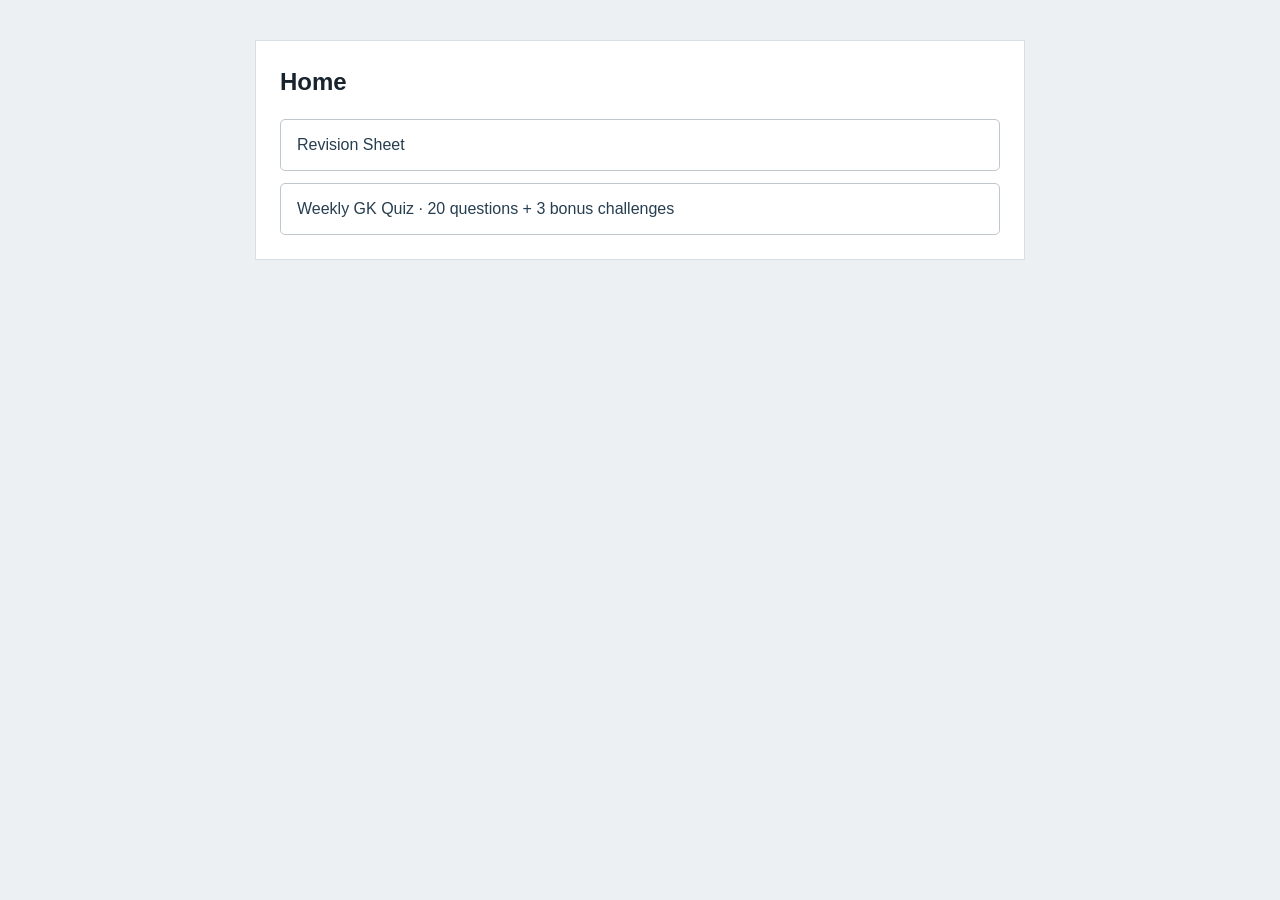
<file: index.html>
<!doctype html>
<html lang="en">
<head>
  <meta charset="utf-8">
  <meta name="viewport" content="width=device-width, initial-scale=1">
  <title>Home</title>
  <style>
    body { margin: 0; background: #edf0f2; color: #18232d; font: 16px/1.4 Arial, sans-serif; }
    main { max-width: 720px; margin: 40px auto; padding: 24px; background: white; border: 1px solid #d7dfe4; }
    h1 { margin: 0 0 20px; font-size: 24px; }
    a { display: block; padding: 14px 16px; border: 1px solid #bcc7cf; border-radius: 5px; color: #263e50; text-decoration: none; }
    a:hover, a:focus-visible { background: #edf0f2; }
    @media (max-width: 760px) { main { margin: 20px 12px; } }
  </style>
</head>
<body>
  <main>
    <h1>Home</h1>
    <nav aria-label="Content pages">
      <!-- Add links to future content pages here. -->
      <a href="./Sadhika_Revision_Sheet.html">Revision Sheet</a>
      <a href="./quiz.html" style="margin-top:12px">Weekly GK Quiz · 20 questions + 3 bonus challenges</a>
    </nav>
  </main>
</body>
</html>
</file>
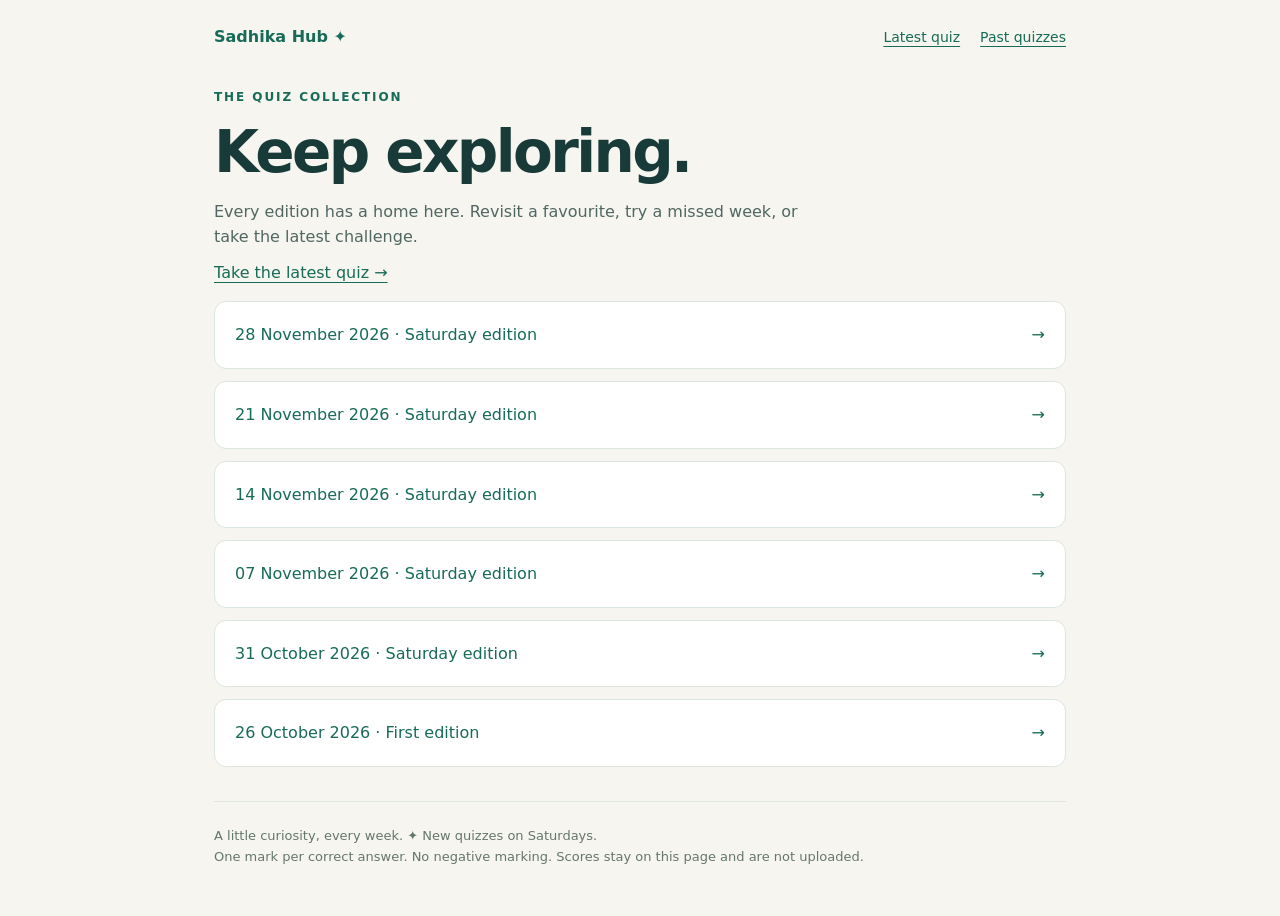
<file: quiz-archive.html>
<!doctype html>
<html lang="en"><head><meta charset="utf-8"><meta name="viewport" content="width=device-width, initial-scale=1">
<meta name="description" content="A weekly adventure in general knowledge: 20 GK questions and 3 science and maths challenges.">
<title>Past quizzes | Sadhika Hub</title><style>:root{color-scheme:light;--ink:#183b39;--green:#176b58;--paper:#f6f5ef;--line:#dce5df}*{box-sizing:border-box}body{margin:0;background:var(--paper);color:var(--ink);font:16px/1.6 system-ui,-apple-system,Segoe UI,sans-serif}a{color:var(--green);text-underline-offset:4px}button,input,summary{font:inherit}button,a,summary,input{touch-action:manipulation}:focus-visible{outline:3px solid #c07919;outline-offset:4px}.wrap{max-width:900px;margin:auto;padding:24px}.top{display:flex;justify-content:space-between;gap:20px;align-items:center;margin-bottom:38px}.brand{font-weight:800;text-decoration:none}.nav{display:flex;gap:20px;font-size:14px}.eyebrow{text-transform:uppercase;letter-spacing:.16em;font-size:12px;font-weight:800;color:var(--green)}h1{font-size:clamp(36px,6vw,58px);line-height:1.1;letter-spacing:-.045em;margin:14px 0}h2{font-size:25px;line-height:1.3;letter-spacing:-.025em}p{margin:10px 0}.intro{max-width:620px;color:#516764}.pills{display:flex;flex-wrap:wrap;gap:8px;margin:23px 0}.pill{border:1px solid #cddbd3;border-radius:30px;padding:5px 12px;font-size:13px;background:#fff8}.progressbox{position:sticky;top:0;z-index:2;background:#f6f5eff5;padding:12px 0;border-bottom:1px solid var(--line);margin-bottom:26px;backdrop-filter:blur(10px)}.progressline{display:flex;justify-content:space-between;font-size:13px;margin-bottom:7px}progress{display:block;width:100%;height:7px;accent-color:var(--green)}.sectionhead{margin:36px 0 18px}.sectionhead p{color:#61716d;font-size:14px}.card{min-width:0;background:white;border:1px solid var(--line);border-radius:16px;padding:24px;margin:0 0 16px}.question-title{font-size:18px;font-weight:650;line-height:1.5;margin:0 0 18px}.meta{display:flex;justify-content:space-between;align-items:center;margin-bottom:10px;font-size:12px;color:#5c7069}.difficulty{text-transform:capitalize;background:#eef3ef;padding:2px 9px;border-radius:20px}.hard{background:#fff0d7;color:#855318}.options{display:grid;grid-template-columns:1fr 1fr;gap:10px}.option{display:flex;gap:10px;align-items:center;border:1px solid #dce3df;border-radius:9px;padding:12px;cursor:pointer;min-height:50px}.option:hover{background:#f5f8f5}.option:has(input:checked){border-color:var(--green);background:#eaf4ec}.option input{accent-color:var(--green);width:17px;height:17px;flex-shrink:0}.option.correct{border-color:#27764d;background:#eaf6ed}.option.wrong{border-color:#a54238;background:#fff0ec}.option:has(input:disabled){cursor:default}.feedback{font-size:14px;border-top:1px solid var(--line);padding-top:12px;margin-top:16px}.feedback.good{color:#21643d}.feedback.bad{color:#92382f}details{margin-top:14px;font-size:14px}summary{cursor:pointer;color:var(--green);width:fit-content}details p{color:#596c65}.submitbox{text-align:center;background:#e5eee6;border:1px solid #c8dacd;border-radius:18px;padding:28px;margin:28px 0}.primary,.secondary{border:0;border-radius:9px;padding:13px 26px;cursor:pointer;font-weight:700}.primary{background:var(--green);color:white}.secondary{background:white;color:var(--green);border:1px solid #b9cec1}.primary:hover{background:#115441}.primary:disabled{opacity:.6;cursor:default}.fine{font-size:13px;color:#5b6c65}.results{background:#153f36;color:white;border-radius:18px;padding:28px;margin:25px 0;scroll-margin-top:90px}.results h2{margin:0 0 18px}.scores{display:grid;grid-template-columns:repeat(3,1fr);gap:12px}.score{background:#ffffff12;padding:15px;border-radius:10px}.score span{display:block;font-size:13px;color:#c4d9ce}.score strong{font-size:30px}.results p{color:#d5e4dc}.results button{margin-top:12px}footer{border-top:1px solid var(--line);padding:24px 0;margin-top:34px;font-size:13px;color:#65766e}.archive-list{list-style:none;padding:0}.archive-list a{display:flex;justify-content:space-between;gap:15px;padding:20px;background:white;border:1px solid var(--line);border-radius:12px;margin-bottom:12px;text-decoration:none}.archive-list a:hover{border-color:var(--green)}[hidden]{display:none!important}@media(max-width:560px){.wrap{padding:18px}.top{margin-bottom:26px}.nav{gap:12px}.card{padding:18px}.options{grid-template-columns:1fr}.scores{gap:7px}.score{padding:10px}.score strong{font-size:24px}.results{padding:20px}}@media print{.top,.progressbox,.submitbox,button,footer{display:none}.card{break-inside:avoid}body{background:white}.wrap{max-width:none}.results{color:black;background:white;border:1px solid}.results p,.score span{color:black}}

.review-control{margin:-3px 0 22px;text-align:right}.review-control button{font-size:14px;padding:9px 14px}.answer-review{color:#176b58;border-top:1px solid var(--line);padding-top:12px;margin-top:16px;font-size:14px;font-weight:700}@media(max-width:560px){.review-control{text-align:left}.score strong{font-size:18px}}
</style></head>
<body><div class="wrap"><header class="top"><a class="brand" href="index.html">Sadhika Hub <span aria-hidden="true">✦</span></a>
<nav class="nav" aria-label="Main"><a href="quiz.html">Latest quiz</a><a href="quiz-archive.html">Past quizzes</a></nav></header>
<main><div class="eyebrow">THE QUIZ COLLECTION</div><h1>Keep exploring.</h1><p class="intro">Every edition has a home here. Revisit a favourite, try a missed week, or take the latest challenge.</p><p><a href="quiz.html">Take the latest quiz →</a></p><ul class="archive-list"><li><a href="quiz-archive/2026-11-28.html"><span>28 November 2026 · Saturday edition</span><span aria-hidden="true">→</span></a></li><li><a href="quiz-archive/2026-11-21.html"><span>21 November 2026 · Saturday edition</span><span aria-hidden="true">→</span></a></li><li><a href="quiz-archive/2026-11-14.html"><span>14 November 2026 · Saturday edition</span><span aria-hidden="true">→</span></a></li><li><a href="quiz-archive/2026-11-07.html"><span>07 November 2026 · Saturday edition</span><span aria-hidden="true">→</span></a></li><li><a href="quiz-archive/2026-10-31.html"><span>31 October 2026 · Saturday edition</span><span aria-hidden="true">→</span></a></li><li><a href="quiz-archive/2026-10-26.html"><span>26 October 2026 · First edition</span><span aria-hidden="true">→</span></a></li></ul></main><footer>A little curiosity, every week. <span aria-hidden="true">✦</span> New quizzes on Saturdays.<br>One mark per correct answer. No negative marking. Scores stay on this page and are not uploaded.</footer>
</div></body></html>
</file>
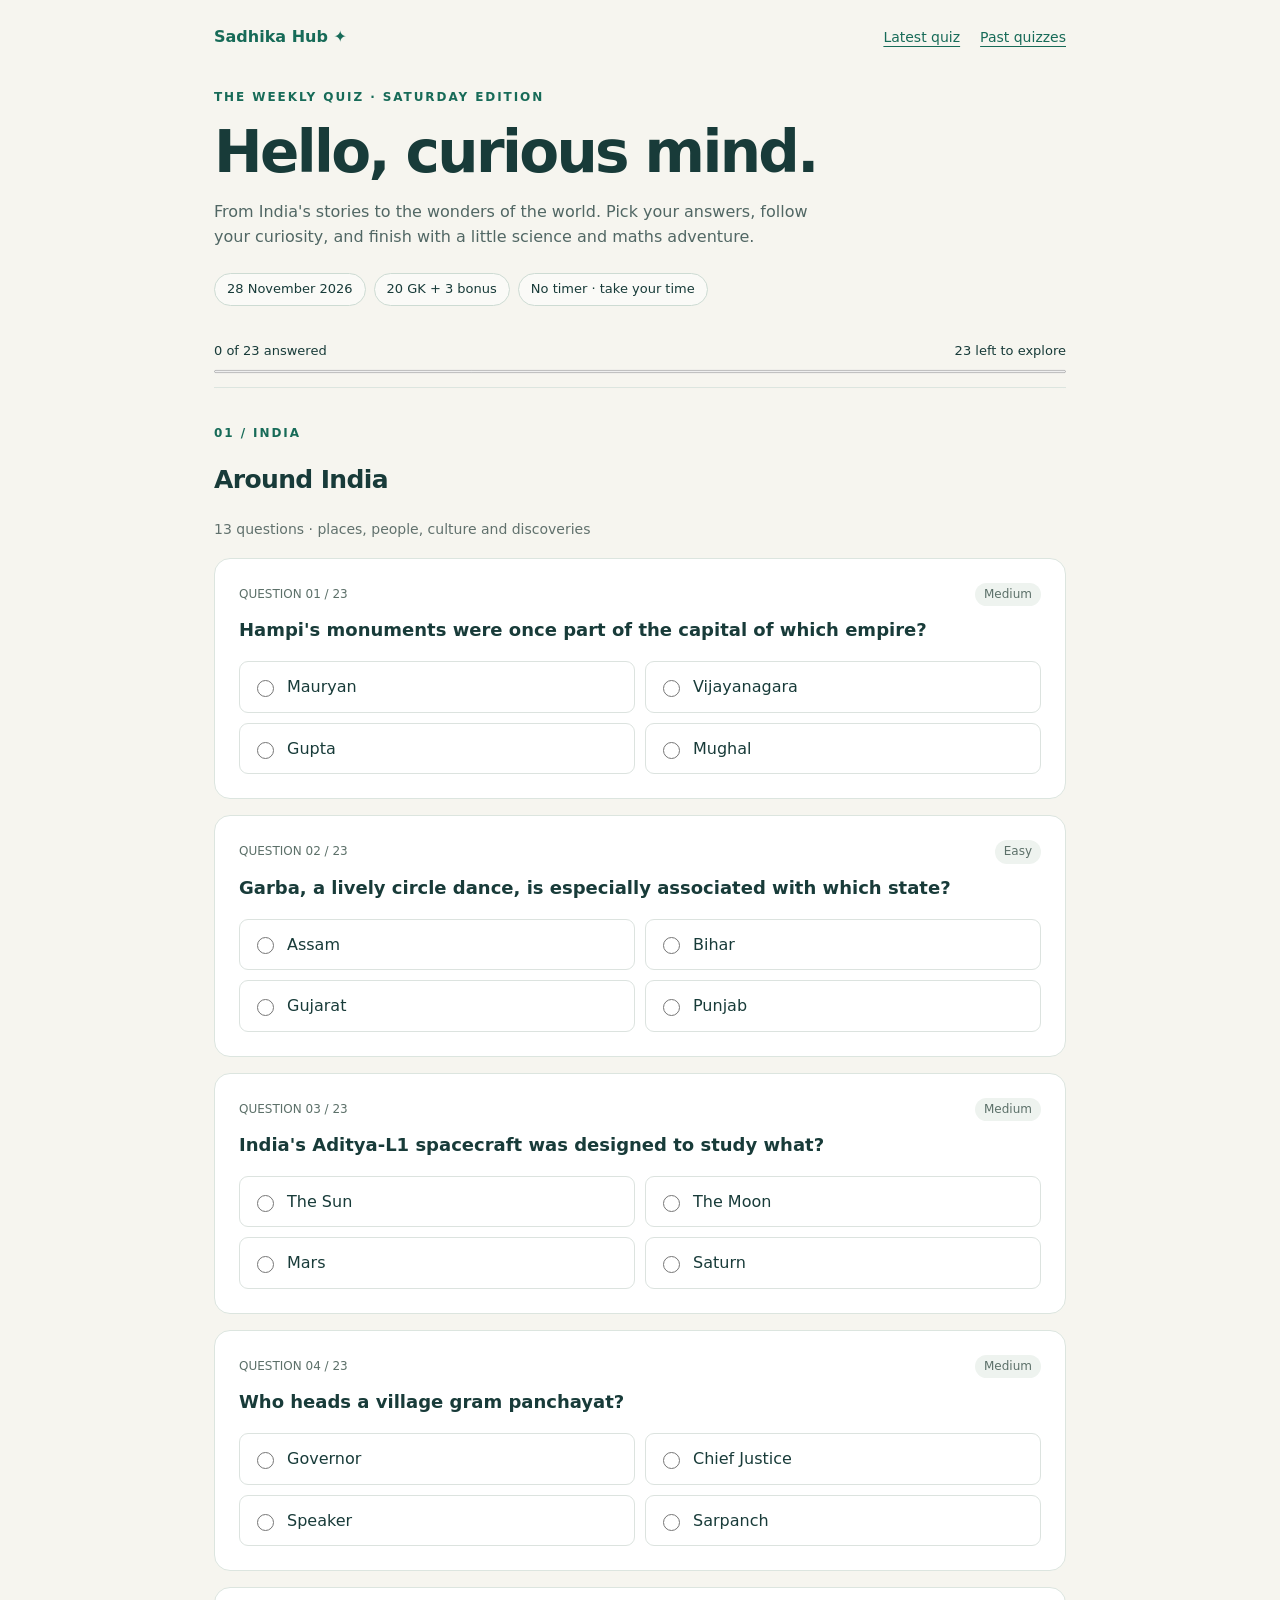
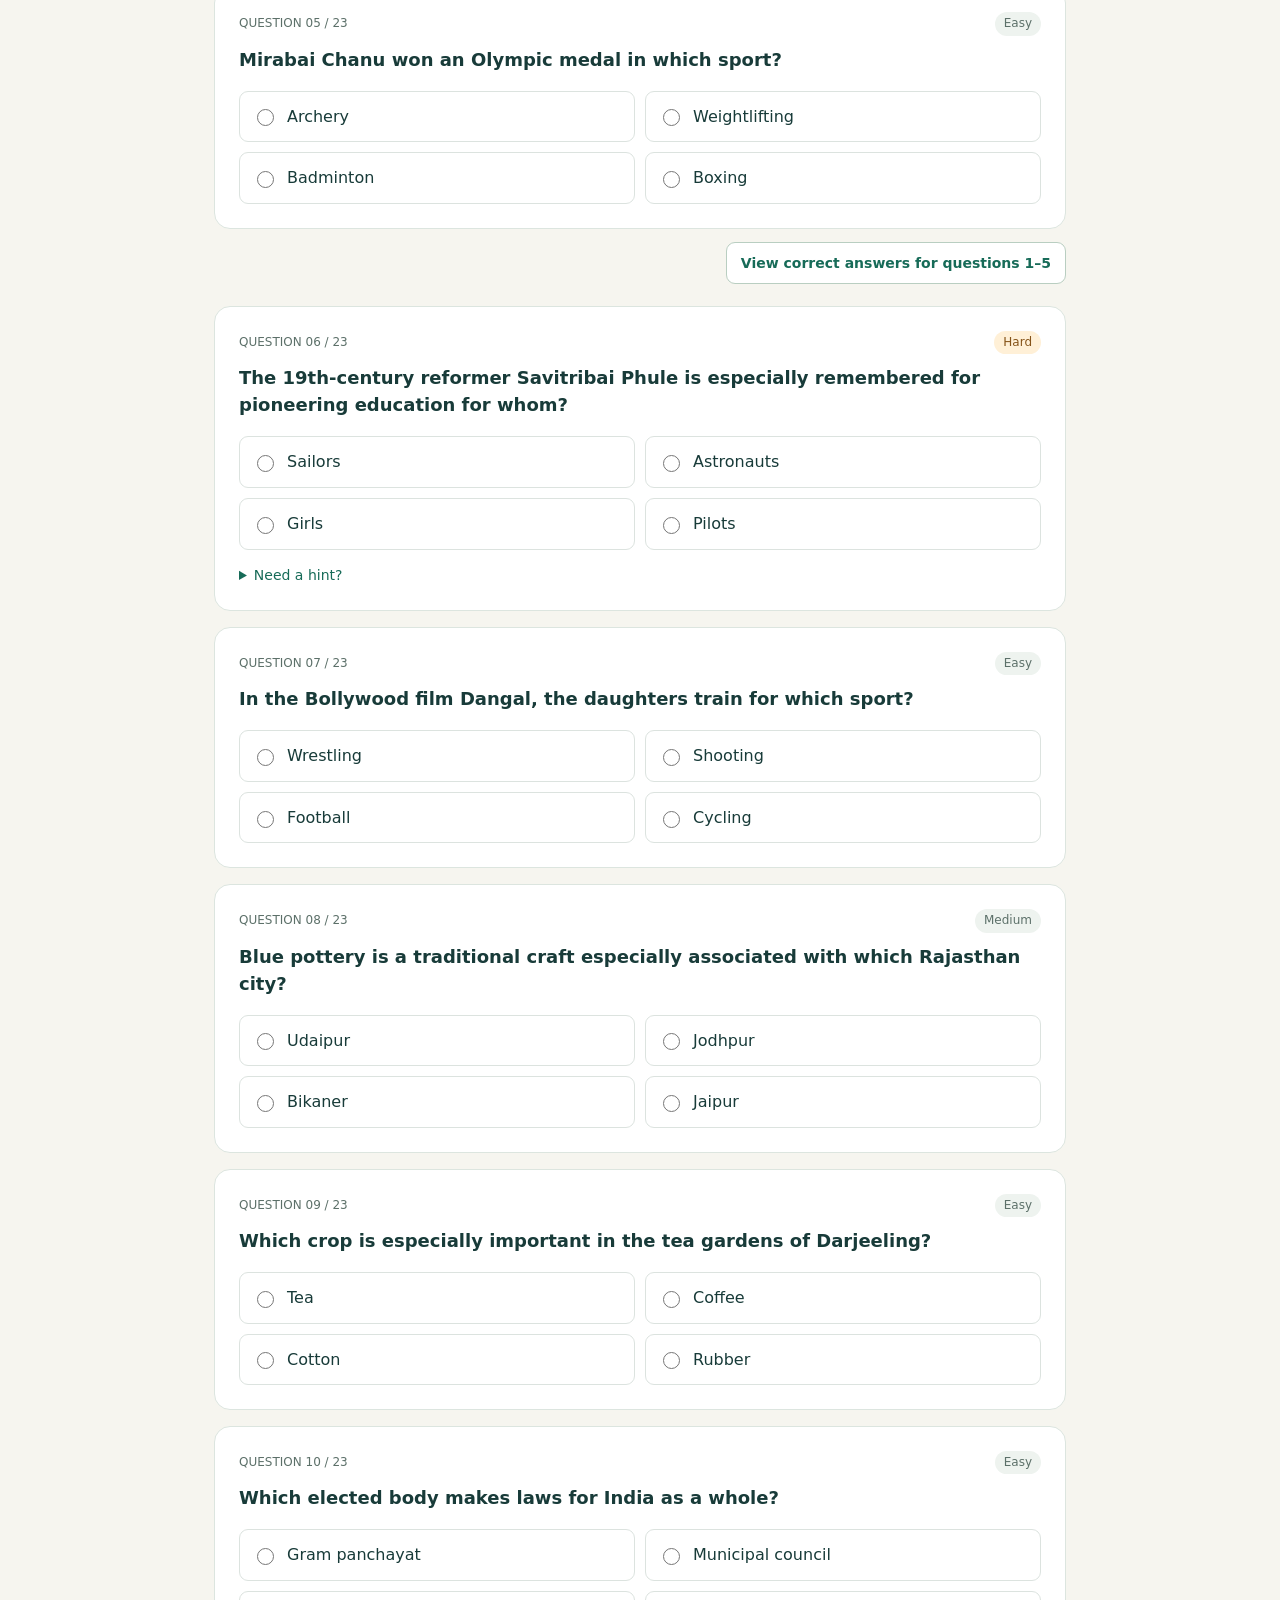
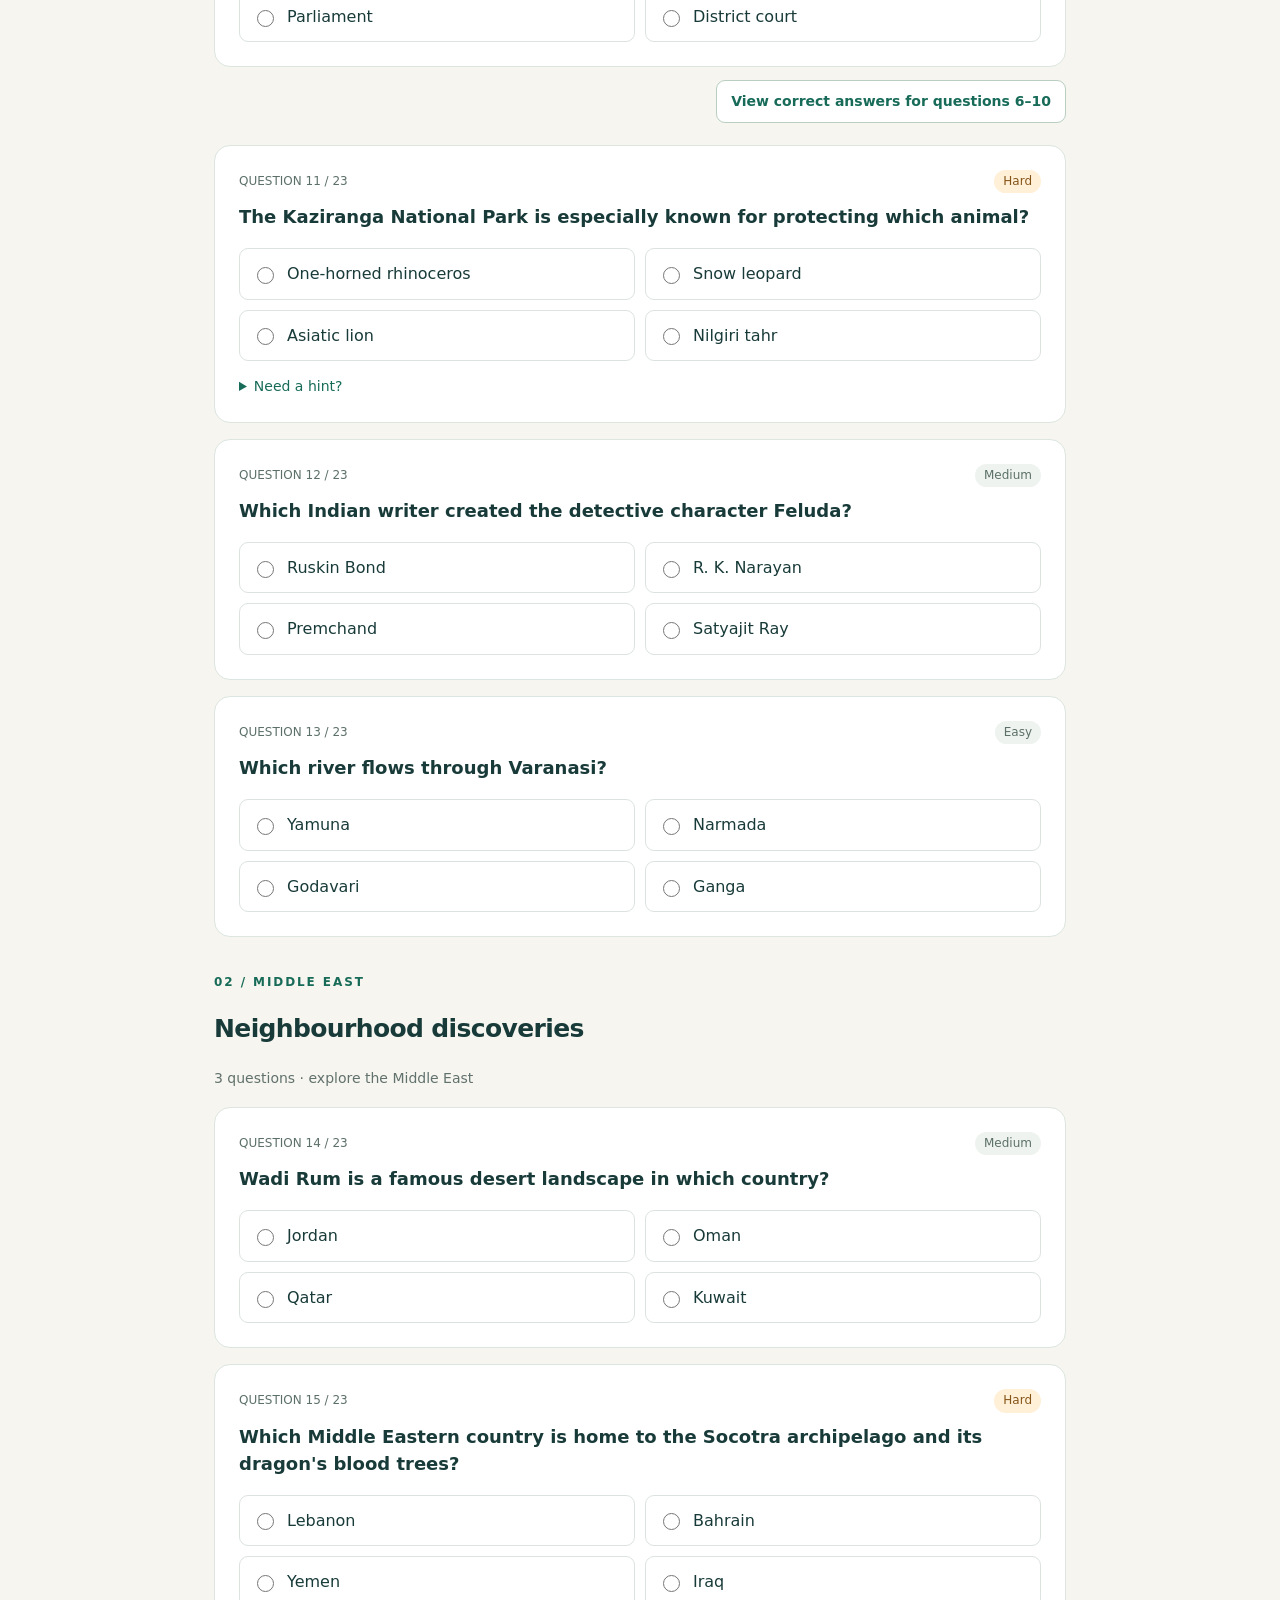
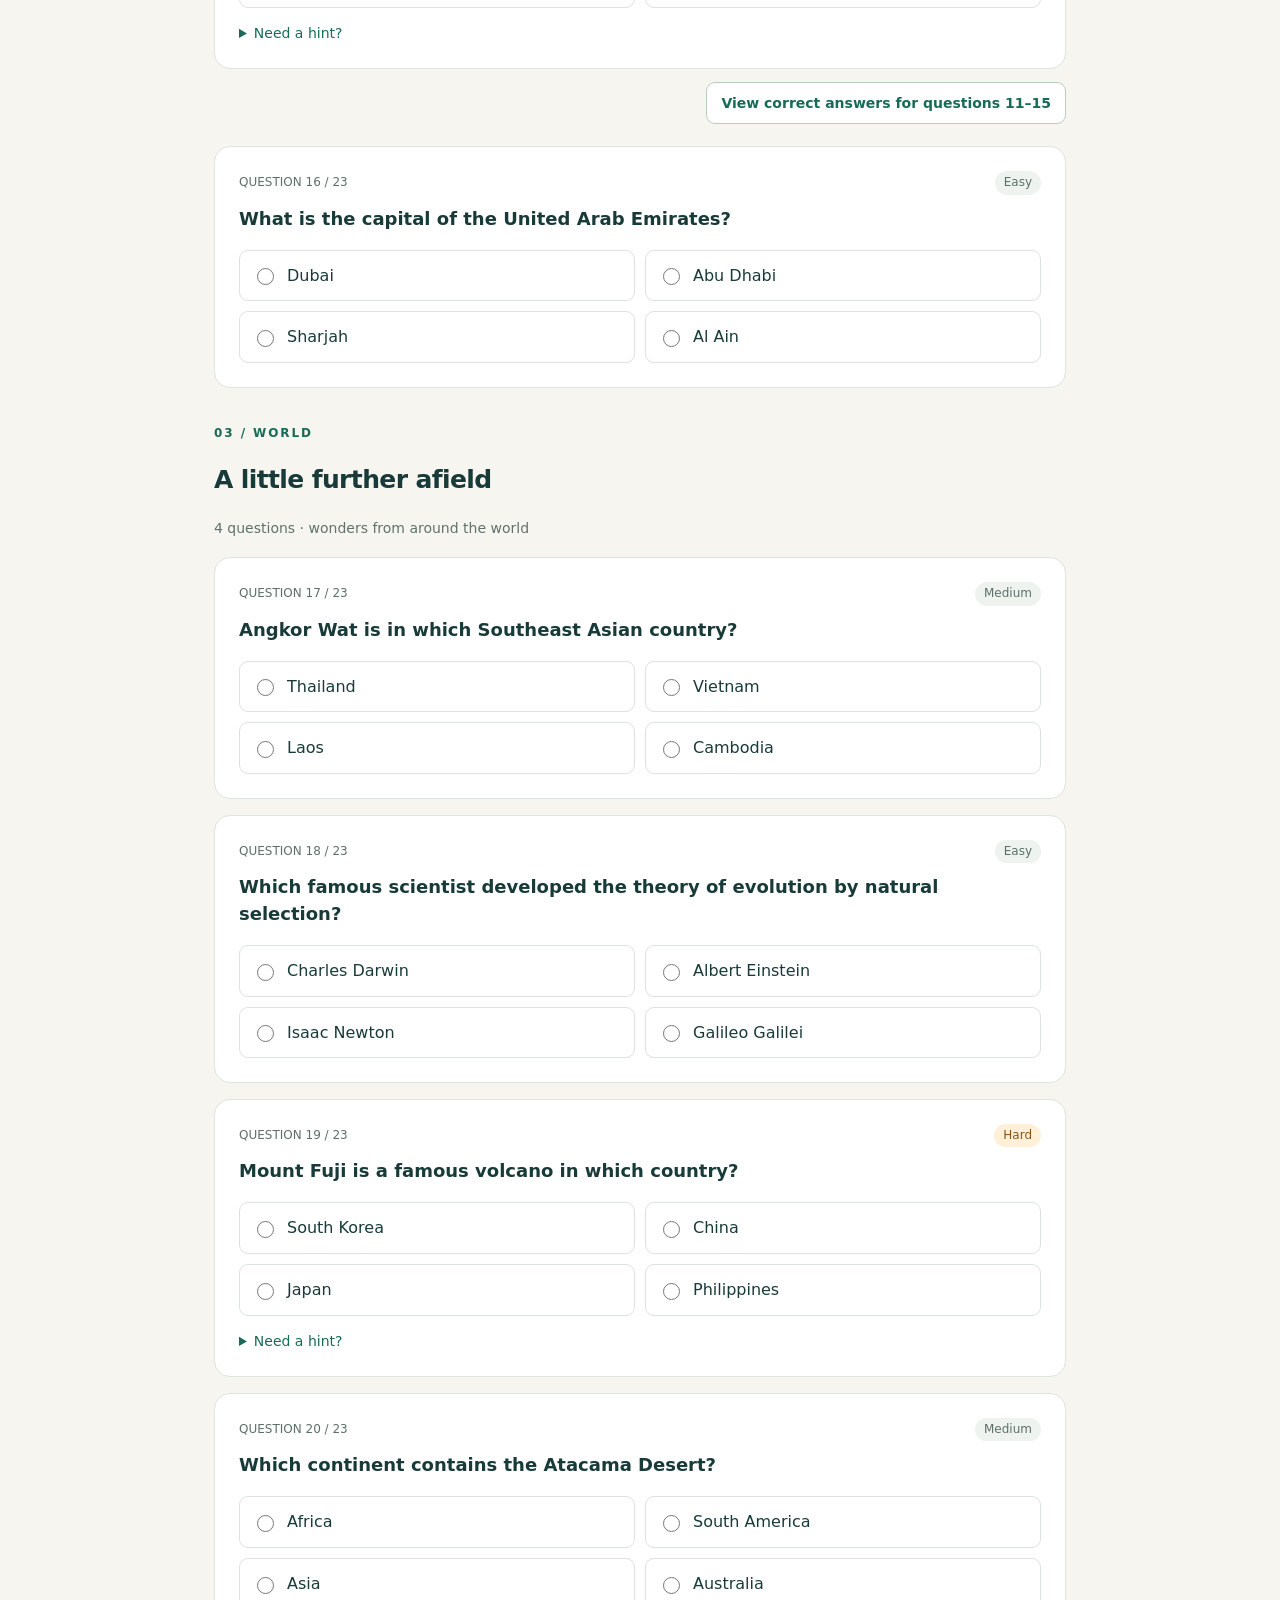
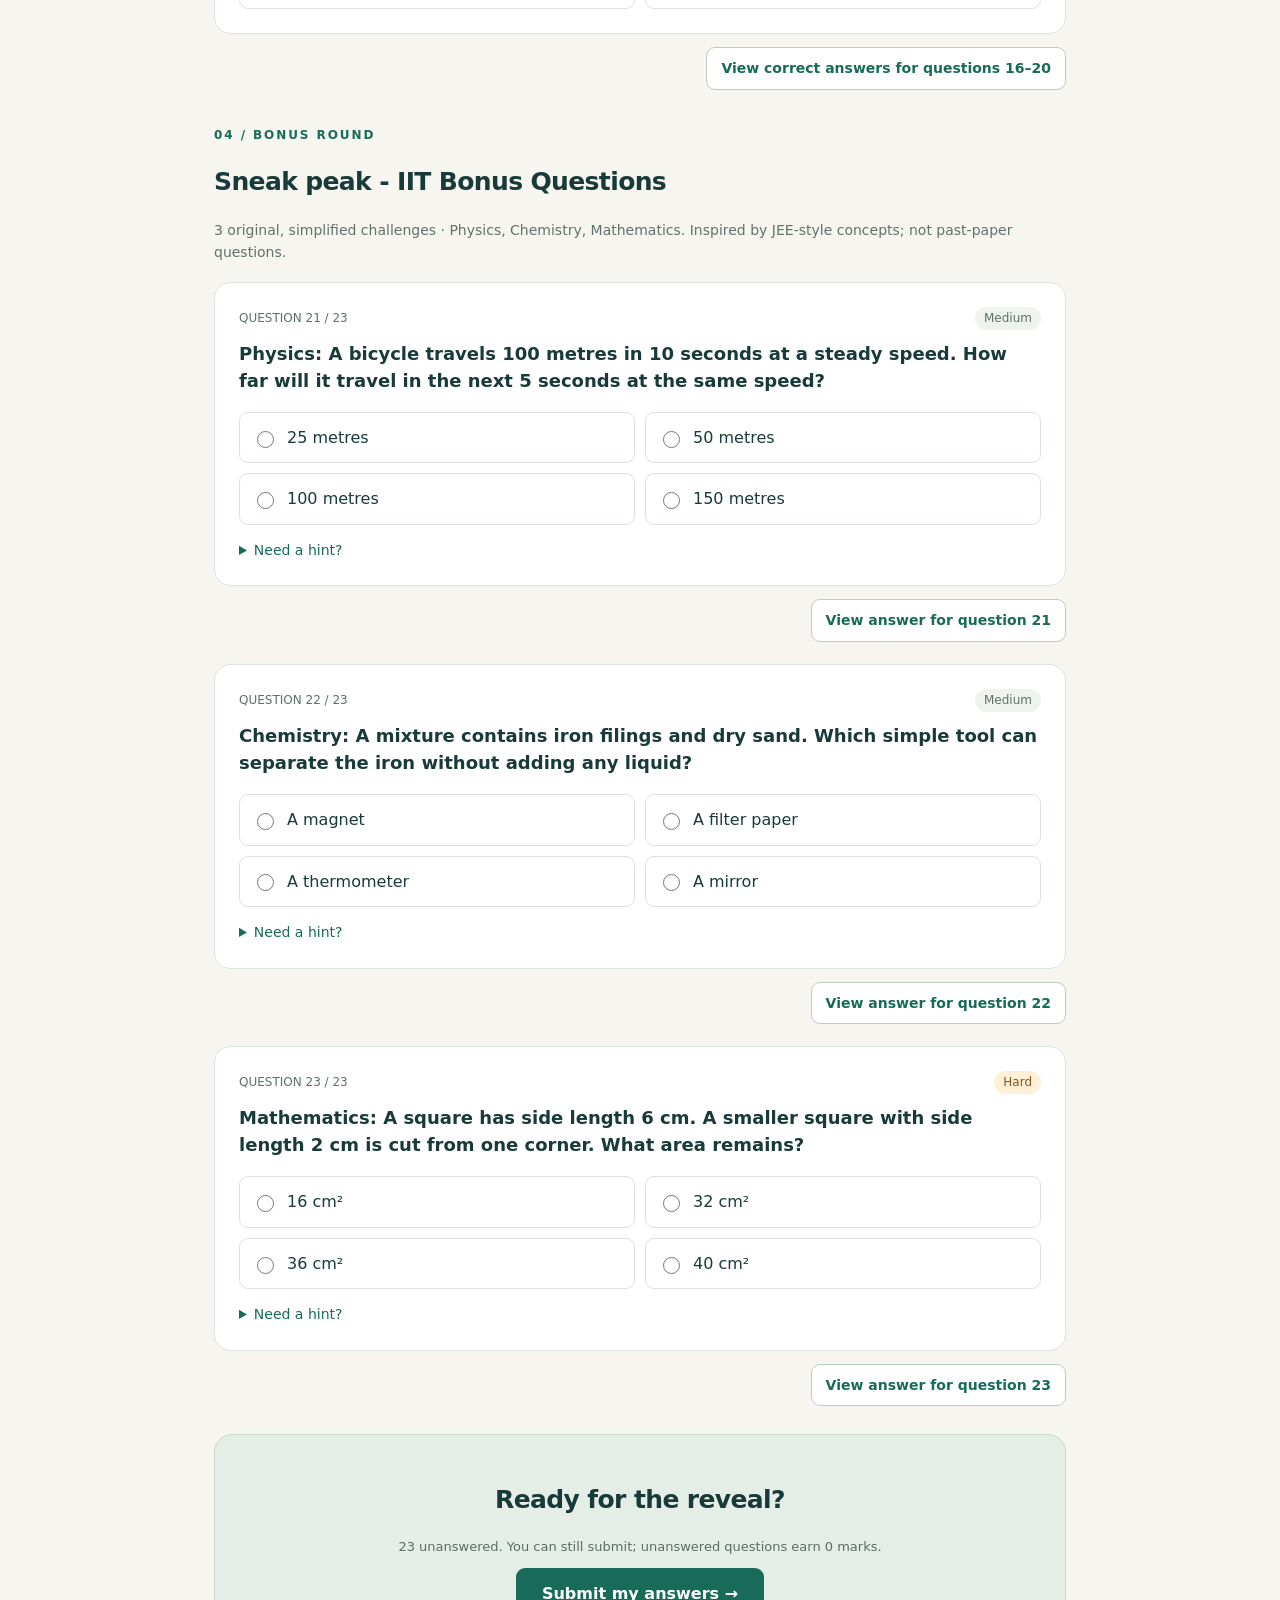
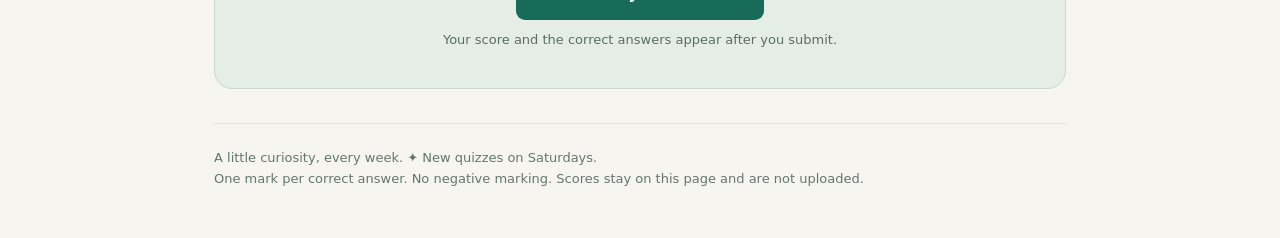
<file: quiz.html>
<!doctype html>
<html lang="en"><head><meta charset="utf-8"><meta name="viewport" content="width=device-width, initial-scale=1">
<meta name="description" content="A weekly adventure in general knowledge: 20 GK questions and 3 science and maths challenges.">
<title>Weekly GK Quiz · 28 November 2026 | Sadhika Hub</title><style>:root{color-scheme:light;--ink:#183b39;--green:#176b58;--paper:#f6f5ef;--line:#dce5df}*{box-sizing:border-box}body{margin:0;background:var(--paper);color:var(--ink);font:16px/1.6 system-ui,-apple-system,Segoe UI,sans-serif}a{color:var(--green);text-underline-offset:4px}button,input,summary{font:inherit}button,a,summary,input{touch-action:manipulation}:focus-visible{outline:3px solid #c07919;outline-offset:4px}.wrap{max-width:900px;margin:auto;padding:24px}.top{display:flex;justify-content:space-between;gap:20px;align-items:center;margin-bottom:38px}.brand{font-weight:800;text-decoration:none}.nav{display:flex;gap:20px;font-size:14px}.eyebrow{text-transform:uppercase;letter-spacing:.16em;font-size:12px;font-weight:800;color:var(--green)}h1{font-size:clamp(36px,6vw,58px);line-height:1.1;letter-spacing:-.045em;margin:14px 0}h2{font-size:25px;line-height:1.3;letter-spacing:-.025em}p{margin:10px 0}.intro{max-width:620px;color:#516764}.pills{display:flex;flex-wrap:wrap;gap:8px;margin:23px 0}.pill{border:1px solid #cddbd3;border-radius:30px;padding:5px 12px;font-size:13px;background:#fff8}.progressbox{position:sticky;top:0;z-index:2;background:#f6f5eff5;padding:12px 0;border-bottom:1px solid var(--line);margin-bottom:26px;backdrop-filter:blur(10px)}.progressline{display:flex;justify-content:space-between;font-size:13px;margin-bottom:7px}progress{display:block;width:100%;height:7px;accent-color:var(--green)}.sectionhead{margin:36px 0 18px}.sectionhead p{color:#61716d;font-size:14px}.card{min-width:0;background:white;border:1px solid var(--line);border-radius:16px;padding:24px;margin:0 0 16px}.question-title{font-size:18px;font-weight:650;line-height:1.5;margin:0 0 18px}.meta{display:flex;justify-content:space-between;align-items:center;margin-bottom:10px;font-size:12px;color:#5c7069}.difficulty{text-transform:capitalize;background:#eef3ef;padding:2px 9px;border-radius:20px}.hard{background:#fff0d7;color:#855318}.options{display:grid;grid-template-columns:1fr 1fr;gap:10px}.option{display:flex;gap:10px;align-items:center;border:1px solid #dce3df;border-radius:9px;padding:12px;cursor:pointer;min-height:50px}.option:hover{background:#f5f8f5}.option:has(input:checked){border-color:var(--green);background:#eaf4ec}.option input{accent-color:var(--green);width:17px;height:17px;flex-shrink:0}.option.correct{border-color:#27764d;background:#eaf6ed}.option.wrong{border-color:#a54238;background:#fff0ec}.option:has(input:disabled){cursor:default}.feedback{font-size:14px;border-top:1px solid var(--line);padding-top:12px;margin-top:16px}.feedback.good{color:#21643d}.feedback.bad{color:#92382f}details{margin-top:14px;font-size:14px}summary{cursor:pointer;color:var(--green);width:fit-content}details p{color:#596c65}.submitbox{text-align:center;background:#e5eee6;border:1px solid #c8dacd;border-radius:18px;padding:28px;margin:28px 0}.primary,.secondary{border:0;border-radius:9px;padding:13px 26px;cursor:pointer;font-weight:700}.primary{background:var(--green);color:white}.secondary{background:white;color:var(--green);border:1px solid #b9cec1}.primary:hover{background:#115441}.primary:disabled{opacity:.6;cursor:default}.fine{font-size:13px;color:#5b6c65}.results{background:#153f36;color:white;border-radius:18px;padding:28px;margin:25px 0;scroll-margin-top:90px}.results h2{margin:0 0 18px}.scores{display:grid;grid-template-columns:repeat(3,1fr);gap:12px}.score{background:#ffffff12;padding:15px;border-radius:10px}.score span{display:block;font-size:13px;color:#c4d9ce}.score strong{font-size:30px}.results p{color:#d5e4dc}.results button{margin-top:12px}footer{border-top:1px solid var(--line);padding:24px 0;margin-top:34px;font-size:13px;color:#65766e}.archive-list{list-style:none;padding:0}.archive-list a{display:flex;justify-content:space-between;gap:15px;padding:20px;background:white;border:1px solid var(--line);border-radius:12px;margin-bottom:12px;text-decoration:none}.archive-list a:hover{border-color:var(--green)}[hidden]{display:none!important}@media(max-width:560px){.wrap{padding:18px}.top{margin-bottom:26px}.nav{gap:12px}.card{padding:18px}.options{grid-template-columns:1fr}.scores{gap:7px}.score{padding:10px}.score strong{font-size:24px}.results{padding:20px}}@media print{.top,.progressbox,.submitbox,button,footer{display:none}.card{break-inside:avoid}body{background:white}.wrap{max-width:none}.results{color:black;background:white;border:1px solid}.results p,.score span{color:black}}

.review-control{margin:-3px 0 22px;text-align:right}.review-control button{font-size:14px;padding:9px 14px}.answer-review{color:#176b58;border-top:1px solid var(--line);padding-top:12px;margin-top:16px;font-size:14px;font-weight:700}@media(max-width:560px){.review-control{text-align:left}.score strong{font-size:18px}}
</style></head>
<body><div class="wrap"><header class="top"><a class="brand" href="index.html">Sadhika Hub <span aria-hidden="true">✦</span></a>
<nav class="nav" aria-label="Main"><a href="quiz.html">Latest quiz</a><a href="quiz-archive.html">Past quizzes</a></nav></header>
<main><div class="eyebrow">THE WEEKLY QUIZ · Saturday edition</div><h1>Hello, curious mind.</h1>
<p class="intro">From India's stories to the wonders of the world. Pick your answers, follow your curiosity, and finish with a little science and maths adventure.</p>
<div class="pills"><span class="pill">28 November 2026</span><span class="pill">20 GK + 3 bonus</span><span class="pill">No timer · take your time</span></div>
<div class="progressbox"><div class="progressline"><span id="progress-label">0 of 23 answered</span><span id="remaining">23 left to explore</span></div><progress id="progress" max="23" value="0" aria-label="Questions answered"></progress></div>
<noscript><p>Please enable JavaScript to submit answers and see your score.</p></noscript>
<section id="results" class="results" aria-labelledby="results-title" tabindex="-1" hidden><h2 id="results-title">Your results</h2>
<div class="scores"><div class="score"><span>General knowledge</span><strong id="gk-score"></strong></div><div class="score"><span>Bonus round</span><strong id="bonus-score"></strong></div><div class="score"><span>Total marks</span><strong id="total-score"></strong></div></div><p id="result-message"></p><button id="retry-button" type="button" class="secondary">Try again</button></section>
<form id="quiz-form"><div class="sectionhead"><div class="eyebrow">01 / INDIA</div><h2>Around India</h2><p>13 questions · places, people, culture and discoveries</p></div><section class="card" id="question-0" role="group" aria-labelledby="question-title-0">
<div class="meta"><span>QUESTION 01 / 23</span><span class="difficulty medium">medium</span></div>
<h3 class="question-title" id="question-title-0">Hampi&#x27;s monuments were once part of the capital of which empire?</h3><div class="options"><label class="option"><input type="radio" name="q0" value="0"><span>Mauryan</span></label><label class="option"><input type="radio" name="q0" value="1"><span>Vijayanagara</span></label><label class="option"><input type="radio" name="q0" value="2"><span>Gupta</span></label><label class="option"><input type="radio" name="q0" value="3"><span>Mughal</span></label></div><p class="answer-review" hidden></p><p class="feedback" hidden></p></section><section class="card" id="question-1" role="group" aria-labelledby="question-title-1">
<div class="meta"><span>QUESTION 02 / 23</span><span class="difficulty easy">easy</span></div>
<h3 class="question-title" id="question-title-1">Garba, a lively circle dance, is especially associated with which state?</h3><div class="options"><label class="option"><input type="radio" name="q1" value="0"><span>Assam</span></label><label class="option"><input type="radio" name="q1" value="1"><span>Bihar</span></label><label class="option"><input type="radio" name="q1" value="2"><span>Gujarat</span></label><label class="option"><input type="radio" name="q1" value="3"><span>Punjab</span></label></div><p class="answer-review" hidden></p><p class="feedback" hidden></p></section><section class="card" id="question-2" role="group" aria-labelledby="question-title-2">
<div class="meta"><span>QUESTION 03 / 23</span><span class="difficulty medium">medium</span></div>
<h3 class="question-title" id="question-title-2">India&#x27;s Aditya-L1 spacecraft was designed to study what?</h3><div class="options"><label class="option"><input type="radio" name="q2" value="0"><span>The Sun</span></label><label class="option"><input type="radio" name="q2" value="1"><span>The Moon</span></label><label class="option"><input type="radio" name="q2" value="2"><span>Mars</span></label><label class="option"><input type="radio" name="q2" value="3"><span>Saturn</span></label></div><p class="answer-review" hidden></p><p class="feedback" hidden></p></section><section class="card" id="question-3" role="group" aria-labelledby="question-title-3">
<div class="meta"><span>QUESTION 04 / 23</span><span class="difficulty medium">medium</span></div>
<h3 class="question-title" id="question-title-3">Who heads a village gram panchayat?</h3><div class="options"><label class="option"><input type="radio" name="q3" value="0"><span>Governor</span></label><label class="option"><input type="radio" name="q3" value="1"><span>Chief Justice</span></label><label class="option"><input type="radio" name="q3" value="2"><span>Speaker</span></label><label class="option"><input type="radio" name="q3" value="3"><span>Sarpanch</span></label></div><p class="answer-review" hidden></p><p class="feedback" hidden></p></section><section class="card" id="question-4" role="group" aria-labelledby="question-title-4">
<div class="meta"><span>QUESTION 05 / 23</span><span class="difficulty easy">easy</span></div>
<h3 class="question-title" id="question-title-4">Mirabai Chanu won an Olympic medal in which sport?</h3><div class="options"><label class="option"><input type="radio" name="q4" value="0"><span>Archery</span></label><label class="option"><input type="radio" name="q4" value="1"><span>Weightlifting</span></label><label class="option"><input type="radio" name="q4" value="2"><span>Badminton</span></label><label class="option"><input type="radio" name="q4" value="3"><span>Boxing</span></label></div><p class="answer-review" hidden></p><p class="feedback" hidden></p></section><div class="review-control"><button type="button" class="secondary reveal-group" data-start="0" data-end="4">View correct answers for questions 1–5</button></div><section class="card" id="question-5" role="group" aria-labelledby="question-title-5">
<div class="meta"><span>QUESTION 06 / 23</span><span class="difficulty hard">hard</span></div>
<h3 class="question-title" id="question-title-5">The 19th-century reformer Savitribai Phule is especially remembered for pioneering education for whom?</h3><div class="options"><label class="option"><input type="radio" name="q5" value="0"><span>Sailors</span></label><label class="option"><input type="radio" name="q5" value="1"><span>Astronauts</span></label><label class="option"><input type="radio" name="q5" value="2"><span>Girls</span></label><label class="option"><input type="radio" name="q5" value="3"><span>Pilots</span></label></div><details><summary>Need a hint?</summary><p>Think about who had far fewer chances to attend school at that time.</p></details><p class="answer-review" hidden></p><p class="feedback" hidden></p></section><section class="card" id="question-6" role="group" aria-labelledby="question-title-6">
<div class="meta"><span>QUESTION 07 / 23</span><span class="difficulty easy">easy</span></div>
<h3 class="question-title" id="question-title-6">In the Bollywood film Dangal, the daughters train for which sport?</h3><div class="options"><label class="option"><input type="radio" name="q6" value="0"><span>Wrestling</span></label><label class="option"><input type="radio" name="q6" value="1"><span>Shooting</span></label><label class="option"><input type="radio" name="q6" value="2"><span>Football</span></label><label class="option"><input type="radio" name="q6" value="3"><span>Cycling</span></label></div><p class="answer-review" hidden></p><p class="feedback" hidden></p></section><section class="card" id="question-7" role="group" aria-labelledby="question-title-7">
<div class="meta"><span>QUESTION 08 / 23</span><span class="difficulty medium">medium</span></div>
<h3 class="question-title" id="question-title-7">Blue pottery is a traditional craft especially associated with which Rajasthan city?</h3><div class="options"><label class="option"><input type="radio" name="q7" value="0"><span>Udaipur</span></label><label class="option"><input type="radio" name="q7" value="1"><span>Jodhpur</span></label><label class="option"><input type="radio" name="q7" value="2"><span>Bikaner</span></label><label class="option"><input type="radio" name="q7" value="3"><span>Jaipur</span></label></div><p class="answer-review" hidden></p><p class="feedback" hidden></p></section><section class="card" id="question-8" role="group" aria-labelledby="question-title-8">
<div class="meta"><span>QUESTION 09 / 23</span><span class="difficulty easy">easy</span></div>
<h3 class="question-title" id="question-title-8">Which crop is especially important in the tea gardens of Darjeeling?</h3><div class="options"><label class="option"><input type="radio" name="q8" value="0"><span>Tea</span></label><label class="option"><input type="radio" name="q8" value="1"><span>Coffee</span></label><label class="option"><input type="radio" name="q8" value="2"><span>Cotton</span></label><label class="option"><input type="radio" name="q8" value="3"><span>Rubber</span></label></div><p class="answer-review" hidden></p><p class="feedback" hidden></p></section><section class="card" id="question-9" role="group" aria-labelledby="question-title-9">
<div class="meta"><span>QUESTION 10 / 23</span><span class="difficulty easy">easy</span></div>
<h3 class="question-title" id="question-title-9">Which elected body makes laws for India as a whole?</h3><div class="options"><label class="option"><input type="radio" name="q9" value="0"><span>Gram panchayat</span></label><label class="option"><input type="radio" name="q9" value="1"><span>Municipal council</span></label><label class="option"><input type="radio" name="q9" value="2"><span>Parliament</span></label><label class="option"><input type="radio" name="q9" value="3"><span>District court</span></label></div><p class="answer-review" hidden></p><p class="feedback" hidden></p></section><div class="review-control"><button type="button" class="secondary reveal-group" data-start="5" data-end="9">View correct answers for questions 6–10</button></div><section class="card" id="question-10" role="group" aria-labelledby="question-title-10">
<div class="meta"><span>QUESTION 11 / 23</span><span class="difficulty hard">hard</span></div>
<h3 class="question-title" id="question-title-10">The Kaziranga National Park is especially known for protecting which animal?</h3><div class="options"><label class="option"><input type="radio" name="q10" value="0"><span>One-horned rhinoceros</span></label><label class="option"><input type="radio" name="q10" value="1"><span>Snow leopard</span></label><label class="option"><input type="radio" name="q10" value="2"><span>Asiatic lion</span></label><label class="option"><input type="radio" name="q10" value="3"><span>Nilgiri tahr</span></label></div><details><summary>Need a hint?</summary><p>Look for a large grazing animal with a single horn on its nose.</p></details><p class="answer-review" hidden></p><p class="feedback" hidden></p></section><section class="card" id="question-11" role="group" aria-labelledby="question-title-11">
<div class="meta"><span>QUESTION 12 / 23</span><span class="difficulty medium">medium</span></div>
<h3 class="question-title" id="question-title-11">Which Indian writer created the detective character Feluda?</h3><div class="options"><label class="option"><input type="radio" name="q11" value="0"><span>Ruskin Bond</span></label><label class="option"><input type="radio" name="q11" value="1"><span>R. K. Narayan</span></label><label class="option"><input type="radio" name="q11" value="2"><span>Premchand</span></label><label class="option"><input type="radio" name="q11" value="3"><span>Satyajit Ray</span></label></div><p class="answer-review" hidden></p><p class="feedback" hidden></p></section><section class="card" id="question-12" role="group" aria-labelledby="question-title-12">
<div class="meta"><span>QUESTION 13 / 23</span><span class="difficulty easy">easy</span></div>
<h3 class="question-title" id="question-title-12">Which river flows through Varanasi?</h3><div class="options"><label class="option"><input type="radio" name="q12" value="0"><span>Yamuna</span></label><label class="option"><input type="radio" name="q12" value="1"><span>Narmada</span></label><label class="option"><input type="radio" name="q12" value="2"><span>Godavari</span></label><label class="option"><input type="radio" name="q12" value="3"><span>Ganga</span></label></div><p class="answer-review" hidden></p><p class="feedback" hidden></p></section><div class="sectionhead"><div class="eyebrow">02 / MIDDLE EAST</div><h2>Neighbourhood discoveries</h2><p>3 questions · explore the Middle East</p></div><section class="card" id="question-13" role="group" aria-labelledby="question-title-13">
<div class="meta"><span>QUESTION 14 / 23</span><span class="difficulty medium">medium</span></div>
<h3 class="question-title" id="question-title-13">Wadi Rum is a famous desert landscape in which country?</h3><div class="options"><label class="option"><input type="radio" name="q13" value="0"><span>Jordan</span></label><label class="option"><input type="radio" name="q13" value="1"><span>Oman</span></label><label class="option"><input type="radio" name="q13" value="2"><span>Qatar</span></label><label class="option"><input type="radio" name="q13" value="3"><span>Kuwait</span></label></div><p class="answer-review" hidden></p><p class="feedback" hidden></p></section><section class="card" id="question-14" role="group" aria-labelledby="question-title-14">
<div class="meta"><span>QUESTION 15 / 23</span><span class="difficulty hard">hard</span></div>
<h3 class="question-title" id="question-title-14">Which Middle Eastern country is home to the Socotra archipelago and its dragon&#x27;s blood trees?</h3><div class="options"><label class="option"><input type="radio" name="q14" value="0"><span>Lebanon</span></label><label class="option"><input type="radio" name="q14" value="1"><span>Bahrain</span></label><label class="option"><input type="radio" name="q14" value="2"><span>Yemen</span></label><label class="option"><input type="radio" name="q14" value="3"><span>Iraq</span></label></div><details><summary>Need a hint?</summary><p>The islands lie in the Arabian Sea near the Horn of Africa.</p></details><p class="answer-review" hidden></p><p class="feedback" hidden></p></section><div class="review-control"><button type="button" class="secondary reveal-group" data-start="10" data-end="14">View correct answers for questions 11–15</button></div><section class="card" id="question-15" role="group" aria-labelledby="question-title-15">
<div class="meta"><span>QUESTION 16 / 23</span><span class="difficulty easy">easy</span></div>
<h3 class="question-title" id="question-title-15">What is the capital of the United Arab Emirates?</h3><div class="options"><label class="option"><input type="radio" name="q15" value="0"><span>Dubai</span></label><label class="option"><input type="radio" name="q15" value="1"><span>Abu Dhabi</span></label><label class="option"><input type="radio" name="q15" value="2"><span>Sharjah</span></label><label class="option"><input type="radio" name="q15" value="3"><span>Al Ain</span></label></div><p class="answer-review" hidden></p><p class="feedback" hidden></p></section><div class="sectionhead"><div class="eyebrow">03 / WORLD</div><h2>A little further afield</h2><p>4 questions · wonders from around the world</p></div><section class="card" id="question-16" role="group" aria-labelledby="question-title-16">
<div class="meta"><span>QUESTION 17 / 23</span><span class="difficulty medium">medium</span></div>
<h3 class="question-title" id="question-title-16">Angkor Wat is in which Southeast Asian country?</h3><div class="options"><label class="option"><input type="radio" name="q16" value="0"><span>Thailand</span></label><label class="option"><input type="radio" name="q16" value="1"><span>Vietnam</span></label><label class="option"><input type="radio" name="q16" value="2"><span>Laos</span></label><label class="option"><input type="radio" name="q16" value="3"><span>Cambodia</span></label></div><p class="answer-review" hidden></p><p class="feedback" hidden></p></section><section class="card" id="question-17" role="group" aria-labelledby="question-title-17">
<div class="meta"><span>QUESTION 18 / 23</span><span class="difficulty easy">easy</span></div>
<h3 class="question-title" id="question-title-17">Which famous scientist developed the theory of evolution by natural selection?</h3><div class="options"><label class="option"><input type="radio" name="q17" value="0"><span>Charles Darwin</span></label><label class="option"><input type="radio" name="q17" value="1"><span>Albert Einstein</span></label><label class="option"><input type="radio" name="q17" value="2"><span>Isaac Newton</span></label><label class="option"><input type="radio" name="q17" value="3"><span>Galileo Galilei</span></label></div><p class="answer-review" hidden></p><p class="feedback" hidden></p></section><section class="card" id="question-18" role="group" aria-labelledby="question-title-18">
<div class="meta"><span>QUESTION 19 / 23</span><span class="difficulty hard">hard</span></div>
<h3 class="question-title" id="question-title-18">Mount Fuji is a famous volcano in which country?</h3><div class="options"><label class="option"><input type="radio" name="q18" value="0"><span>South Korea</span></label><label class="option"><input type="radio" name="q18" value="1"><span>China</span></label><label class="option"><input type="radio" name="q18" value="2"><span>Japan</span></label><label class="option"><input type="radio" name="q18" value="3"><span>Philippines</span></label></div><details><summary>Need a hint?</summary><p>It rises near the capital Tokyo.</p></details><p class="answer-review" hidden></p><p class="feedback" hidden></p></section><section class="card" id="question-19" role="group" aria-labelledby="question-title-19">
<div class="meta"><span>QUESTION 20 / 23</span><span class="difficulty medium">medium</span></div>
<h3 class="question-title" id="question-title-19">Which continent contains the Atacama Desert?</h3><div class="options"><label class="option"><input type="radio" name="q19" value="0"><span>Africa</span></label><label class="option"><input type="radio" name="q19" value="1"><span>South America</span></label><label class="option"><input type="radio" name="q19" value="2"><span>Asia</span></label><label class="option"><input type="radio" name="q19" value="3"><span>Australia</span></label></div><p class="answer-review" hidden></p><p class="feedback" hidden></p></section><div class="review-control"><button type="button" class="secondary reveal-group" data-start="15" data-end="19">View correct answers for questions 16–20</button></div><div class="sectionhead"><div class="eyebrow">04 / BONUS ROUND</div><h2>Sneak peak - IIT Bonus Questions</h2><p>3 original, simplified challenges · Physics, Chemistry, Mathematics. Inspired by JEE-style concepts; not past-paper questions.</p></div><section class="card" id="question-20" role="group" aria-labelledby="question-title-20">
<div class="meta"><span>QUESTION 21 / 23</span><span class="difficulty medium">medium</span></div>
<h3 class="question-title" id="question-title-20">Physics: A bicycle travels 100 metres in 10 seconds at a steady speed. How far will it travel in the next 5 seconds at the same speed?</h3><div class="options"><label class="option"><input type="radio" name="q20" value="0"><span>25 metres</span></label><label class="option"><input type="radio" name="q20" value="1"><span>50 metres</span></label><label class="option"><input type="radio" name="q20" value="2"><span>100 metres</span></label><label class="option"><input type="radio" name="q20" value="3"><span>150 metres</span></label></div><details><summary>Need a hint?</summary><p>First find how many metres the bicycle travels in one second.</p></details><p class="answer-review" hidden></p><p class="feedback" hidden></p></section><div class="review-control"><button type="button" class="secondary reveal-group" data-start="20" data-end="20">View answer for question 21</button></div><section class="card" id="question-21" role="group" aria-labelledby="question-title-21">
<div class="meta"><span>QUESTION 22 / 23</span><span class="difficulty medium">medium</span></div>
<h3 class="question-title" id="question-title-21">Chemistry: A mixture contains iron filings and dry sand. Which simple tool can separate the iron without adding any liquid?</h3><div class="options"><label class="option"><input type="radio" name="q21" value="0"><span>A magnet</span></label><label class="option"><input type="radio" name="q21" value="1"><span>A filter paper</span></label><label class="option"><input type="radio" name="q21" value="2"><span>A thermometer</span></label><label class="option"><input type="radio" name="q21" value="3"><span>A mirror</span></label></div><details><summary>Need a hint?</summary><p>Think about a property of iron that sand does not share.</p></details><p class="answer-review" hidden></p><p class="feedback" hidden></p></section><div class="review-control"><button type="button" class="secondary reveal-group" data-start="21" data-end="21">View answer for question 22</button></div><section class="card" id="question-22" role="group" aria-labelledby="question-title-22">
<div class="meta"><span>QUESTION 23 / 23</span><span class="difficulty hard">hard</span></div>
<h3 class="question-title" id="question-title-22">Mathematics: A square has side length 6 cm. A smaller square with side length 2 cm is cut from one corner. What area remains?</h3><div class="options"><label class="option"><input type="radio" name="q22" value="0"><span>16 cm²</span></label><label class="option"><input type="radio" name="q22" value="1"><span>32 cm²</span></label><label class="option"><input type="radio" name="q22" value="2"><span>36 cm²</span></label><label class="option"><input type="radio" name="q22" value="3"><span>40 cm²</span></label></div><details><summary>Need a hint?</summary><p>Find the areas of both squares, then subtract.</p></details><p class="answer-review" hidden></p><p class="feedback" hidden></p></section><div class="review-control"><button type="button" class="secondary reveal-group" data-start="22" data-end="22">View answer for question 23</button></div><div class="submitbox" id="submit-box"><h2>Ready for the reveal?</h2><p id="submit-note" class="fine"></p><button class="primary" id="submit-button" type="submit">Submit my answers →</button><p class="fine">Your score and the correct answers appear after you submit.</p></div></form></main><footer>A little curiosity, every week. <span aria-hidden="true">✦</span> New quizzes on Saturdays.<br>One mark per correct answer. No negative marking. Scores stay on this page and are not uploaded.</footer>
</div><script id="quiz-data" type="application/json">{"questions": [{"category": "India", "question": "Hampi's monuments were once part of the capital of which empire?", "options": ["Mauryan", "Vijayanagara", "Gupta", "Mughal"], "answer": "Vijayanagara", "difficulty": "medium", "hint": ""}, {"category": "India", "question": "Garba, a lively circle dance, is especially associated with which state?", "options": ["Assam", "Bihar", "Gujarat", "Punjab"], "answer": "Gujarat", "difficulty": "easy", "hint": ""}, {"category": "India", "question": "India's Aditya-L1 spacecraft was designed to study what?", "options": ["The Sun", "The Moon", "Mars", "Saturn"], "answer": "The Sun", "difficulty": "medium", "hint": ""}, {"category": "India", "question": "Who heads a village gram panchayat?", "options": ["Governor", "Chief Justice", "Speaker", "Sarpanch"], "answer": "Sarpanch", "difficulty": "medium", "hint": ""}, {"category": "India", "question": "Mirabai Chanu won an Olympic medal in which sport?", "options": ["Archery", "Weightlifting", "Badminton", "Boxing"], "answer": "Weightlifting", "difficulty": "easy", "hint": ""}, {"category": "India", "question": "The 19th-century reformer Savitribai Phule is especially remembered for pioneering education for whom?", "options": ["Sailors", "Astronauts", "Girls", "Pilots"], "answer": "Girls", "difficulty": "hard", "hint": "Think about who had far fewer chances to attend school at that time."}, {"category": "India", "question": "In the Bollywood film Dangal, the daughters train for which sport?", "options": ["Wrestling", "Shooting", "Football", "Cycling"], "answer": "Wrestling", "difficulty": "easy", "hint": ""}, {"category": "India", "question": "Blue pottery is a traditional craft especially associated with which Rajasthan city?", "options": ["Udaipur", "Jodhpur", "Bikaner", "Jaipur"], "answer": "Jaipur", "difficulty": "medium", "hint": ""}, {"category": "India", "question": "Which crop is especially important in the tea gardens of Darjeeling?", "options": ["Tea", "Coffee", "Cotton", "Rubber"], "answer": "Tea", "difficulty": "easy", "hint": ""}, {"category": "India", "question": "Which elected body makes laws for India as a whole?", "options": ["Gram panchayat", "Municipal council", "Parliament", "District court"], "answer": "Parliament", "difficulty": "easy", "hint": ""}, {"category": "India", "question": "The Kaziranga National Park is especially known for protecting which animal?", "options": ["One-horned rhinoceros", "Snow leopard", "Asiatic lion", "Nilgiri tahr"], "answer": "One-horned rhinoceros", "difficulty": "hard", "hint": "Look for a large grazing animal with a single horn on its nose."}, {"category": "India", "question": "Which Indian writer created the detective character Feluda?", "options": ["Ruskin Bond", "R. K. Narayan", "Premchand", "Satyajit Ray"], "answer": "Satyajit Ray", "difficulty": "medium", "hint": ""}, {"category": "India", "question": "Which river flows through Varanasi?", "options": ["Yamuna", "Narmada", "Godavari", "Ganga"], "answer": "Ganga", "difficulty": "easy", "hint": ""}, {"category": "Middle East", "question": "Wadi Rum is a famous desert landscape in which country?", "options": ["Jordan", "Oman", "Qatar", "Kuwait"], "answer": "Jordan", "difficulty": "medium", "hint": ""}, {"category": "Middle East", "question": "Which Middle Eastern country is home to the Socotra archipelago and its dragon's blood trees?", "options": ["Lebanon", "Bahrain", "Yemen", "Iraq"], "answer": "Yemen", "difficulty": "hard", "hint": "The islands lie in the Arabian Sea near the Horn of Africa."}, {"category": "Middle East", "question": "What is the capital of the United Arab Emirates?", "options": ["Dubai", "Abu Dhabi", "Sharjah", "Al Ain"], "answer": "Abu Dhabi", "difficulty": "easy", "hint": ""}, {"category": "Global", "question": "Angkor Wat is in which Southeast Asian country?", "options": ["Thailand", "Vietnam", "Laos", "Cambodia"], "answer": "Cambodia", "difficulty": "medium", "hint": ""}, {"category": "Global", "question": "Which famous scientist developed the theory of evolution by natural selection?", "options": ["Charles Darwin", "Albert Einstein", "Isaac Newton", "Galileo Galilei"], "answer": "Charles Darwin", "difficulty": "easy", "hint": ""}, {"category": "Global", "question": "Mount Fuji is a famous volcano in which country?", "options": ["South Korea", "China", "Japan", "Philippines"], "answer": "Japan", "difficulty": "hard", "hint": "It rises near the capital Tokyo."}, {"category": "Global", "question": "Which continent contains the Atacama Desert?", "options": ["Africa", "South America", "Asia", "Australia"], "answer": "South America", "difficulty": "medium", "hint": ""}, {"category": "IIT Bonus", "question": "Physics: A bicycle travels 100 metres in 10 seconds at a steady speed. How far will it travel in the next 5 seconds at the same speed?", "options": ["25 metres", "50 metres", "100 metres", "150 metres"], "answer": "50 metres", "difficulty": "medium", "hint": "First find how many metres the bicycle travels in one second."}, {"category": "IIT Bonus", "question": "Chemistry: A mixture contains iron filings and dry sand. Which simple tool can separate the iron without adding any liquid?", "options": ["A magnet", "A filter paper", "A thermometer", "A mirror"], "answer": "A magnet", "difficulty": "medium", "hint": "Think about a property of iron that sand does not share."}, {"category": "IIT Bonus", "question": "Mathematics: A square has side length 6 cm. A smaller square with side length 2 cm is cut from one corner. What area remains?", "options": ["16 cm²", "32 cm²", "36 cm²", "40 cm²"], "answer": "32 cm²", "difficulty": "hard", "hint": "Find the areas of both squares, then subtract."}]}</script><script>/* Each dated page embeds this script so its behaviour stays with that edition. */
function scoreQuiz(questions, answers) {
  let gk = 0, bonus = 0, answered = 0;
  questions.forEach((q, i) => {
    if (Number.isInteger(answers[i]) && answers[i] >= 0 && answers[i] < 4) {
      answered++;
      if (q.options[answers[i]] === q.answer) q.category === 'IIT Bonus' ? bonus++ : gk++;
    }
  });
  return { gk, bonus, total: gk + bonus, answered };
}
if (typeof module !== 'undefined') module.exports = { scoreQuiz };
if (typeof document !== 'undefined') {
  const questions = JSON.parse(document.getElementById('quiz-data').textContent).questions;
  const form = document.getElementById('quiz-form');
  const results = document.getElementById('results');
  const progress = document.getElementById('progress');
  let submitted = false;
  const answers = () => questions.map((_, i) => {
    const selected = form.querySelector(`input[name="q${i}"]:checked`);
    return selected ? Number(selected.value) : null;
  });
  const updateProgress = () => {
    const count = scoreQuiz(questions, answers()).answered;
    progress.value = count;
    document.getElementById('progress-label').textContent = `${count} of 23 answered`;
    document.getElementById('remaining').textContent = count === 23 ? 'Ready when you are!' : `${23 - count} left to explore`;
    document.getElementById('submit-note').textContent = count === 23 ? 'All set! Submit to see your score and review the answers.' : `${23 - count} unanswered. You can still submit; unanswered questions earn 0 marks.`;
  };
  form.addEventListener('change', updateProgress);
  form.querySelectorAll('.reveal-group').forEach(button => button.addEventListener('click', () => {
    const start = Number(button.dataset.start), end = Number(button.dataset.end);
    for (let i = start; i <= end; i++) {
      const review = document.getElementById(`question-${i}`).querySelector('.answer-review');
      review.textContent = `Correct answer: ${questions[i].answer}`;
      review.hidden = false;
    }
    button.hidden = true;
  }));
  form.addEventListener('submit', event => {
    event.preventDefault();
    if (submitted) return;
    submitted = true;
    const selected = answers();
    const score = scoreQuiz(questions, selected);
    document.getElementById('gk-score').textContent = `${score.gk}/20 (${Math.round(score.gk / 20 * 100)}%)`;
    document.getElementById('bonus-score').textContent = `${score.bonus}/3 (${Math.round(score.bonus / 3 * 100)}%)`;
    document.getElementById('total-score').textContent = `${score.total}/23 (${Math.round(score.total / 23 * 100)}%)`;
    document.getElementById('result-message').textContent = score.total === 23 ? 'A full score — brilliant exploring! Try another edition next time.' : `Every question is a chance to learn. Review the answers below, then try again! ${23 - score.answered} unanswered.`;
    questions.forEach((q, i) => {
      const card = document.getElementById(`question-${i}`);
      const correct = q.options.indexOf(q.answer);
      card.querySelectorAll('input').forEach(input => {
        input.disabled = true;
        if (Number(input.value) === correct) input.closest('label').classList.add('correct');
        else if (input.checked) input.closest('label').classList.add('wrong');
      });
      const feedback = card.querySelector('.feedback');
      const ok = selected[i] === correct;
      feedback.className = `feedback ${ok ? 'good' : 'bad'}`;
      feedback.textContent = ok ? `Correct! +1 mark. ${q.answer}` : `${selected[i] === null ? 'Not answered.' : 'Not quite.'} Correct answer: ${q.answer}`;
      feedback.hidden = false;
    });
    document.getElementById('submit-button').disabled = true;
    document.getElementById('submit-box').hidden = true;
    form.querySelectorAll('.review-control').forEach(el => { el.hidden = true; });
    form.querySelectorAll('.answer-review').forEach(el => { el.hidden = true; });
    results.hidden = false;
    results.focus();
    results.scrollIntoView({ behavior: 'smooth', block: 'start' });
  });
  document.getElementById('retry-button').addEventListener('click', () => {
    form.reset(); submitted = false;
    form.querySelectorAll('input').forEach(input => { input.disabled = false; });
    form.querySelectorAll('label').forEach(label => label.classList.remove('correct', 'wrong'));
    form.querySelectorAll('.feedback').forEach(el => { el.hidden = true; el.textContent = ''; });
    form.querySelectorAll('details').forEach(el => { el.open = false; });
    document.getElementById('submit-button').disabled = false;
    document.getElementById('submit-box').hidden = false;
    form.querySelectorAll('.review-control, .reveal-group').forEach(el => { el.hidden = false; });
    form.querySelectorAll('.answer-review').forEach(el => { el.hidden = true; el.textContent = ''; });
    results.hidden = true;
    updateProgress();
    form.querySelector('input').focus();
  });
  updateProgress();
}
</script></body></html>
</file>
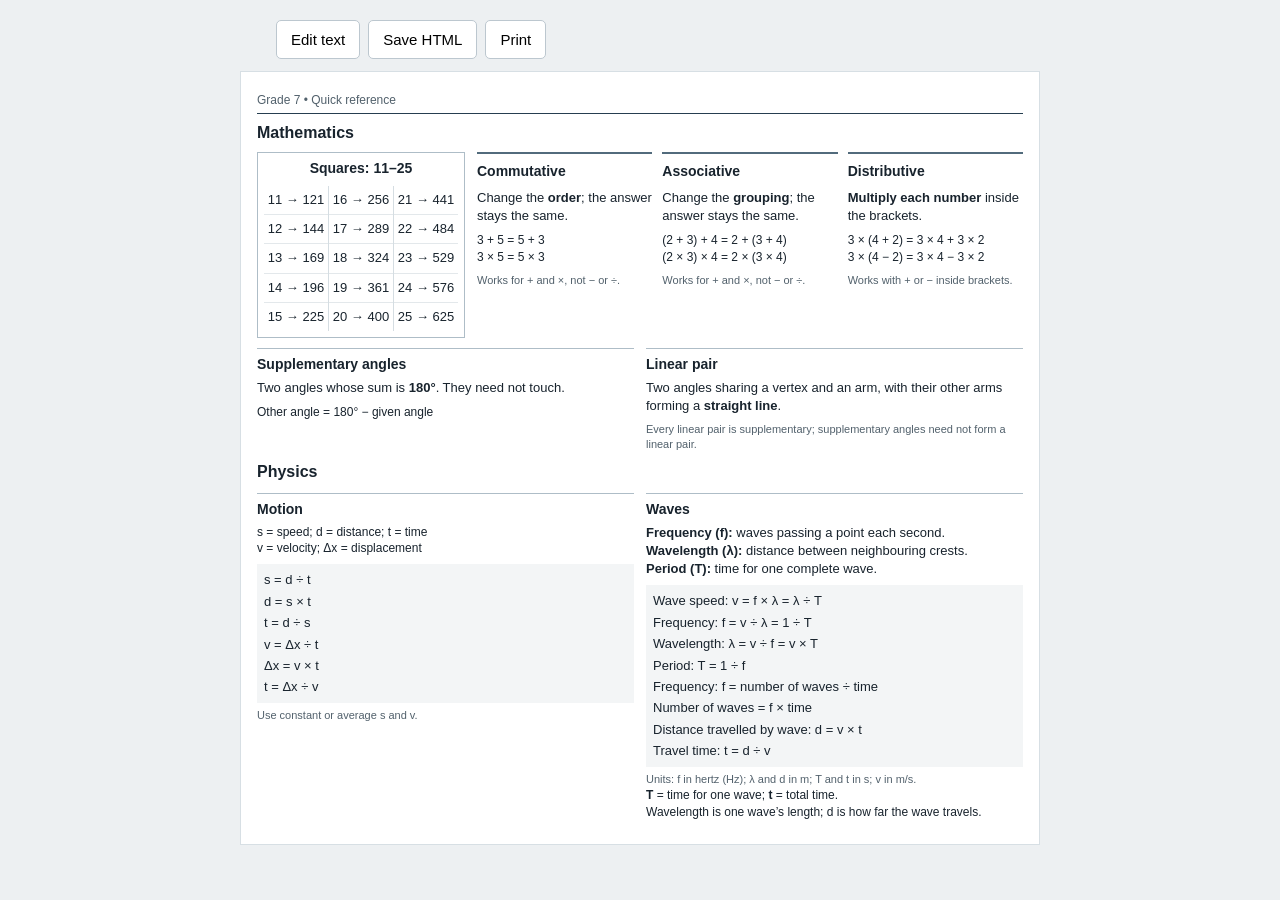
<file: Sadhika_Revision_Sheet.html>
<!doctype html>
<html lang="en">
<head>
  <meta charset="utf-8">
  <meta name="viewport" content="width=device-width, initial-scale=1">
  <title>Sadhika — Grade 7 Revision Sheet</title>
  <style>
    * { box-sizing: border-box; }
    body { margin: 0; color: #18232d; background: #edf0f2; font: 15px/1.4 Arial, sans-serif; }
    .tools { max-width: 760px; margin: 20px auto 12px; display: flex; flex-wrap: wrap; gap: 8px; align-items: center; padding: 0 16px; }
    button { border: 1px solid #bcc7cf; border-radius: 5px; background: white; padding: 8px 14px; font: inherit; cursor: pointer; }
    .sheet { max-width: 800px; margin: 0 auto 20px; padding: 16px; background: white; border: 1px solid #d7dfe4; }
    header { border-bottom: 1px solid #263e50; padding-bottom: 4px; }
    .grade { font-size: 12px; white-space: nowrap; color: #52616c; }
    h2 { font-size: 16px; margin: 8px 0; }
    h3 { font-size: 14px; margin: 0 0 7px; }
    .math-layout { display: grid; grid-template-columns: 208px minmax(0, 1fr); gap: 12px; align-items: start; }
    .squares { width: 208px; border: 1px solid #aebdc7; padding: 6px; break-inside: avoid; }
    .squares h3 { text-align: center; }
    table { width: 100%; border-collapse: collapse; font-size: 13px; font-variant-numeric: tabular-nums; }
    td { padding: 5px 2px; white-space: nowrap; text-align: center; }
    td + td { border-left: 1px solid #d5dde2; }
    tr + tr td { border-top: 1px solid #e3e8eb; }
    .properties { display: grid; grid-template-columns: repeat(3, minmax(0, 1fr)); gap: 10px; font-size: 13px; break-inside: avoid; }
    .property { border-top: 2px solid #526b7c; padding-top: 8px; }
    p { margin: 0 0 7px; }
    .example { font-size: 12px; }
    .note { font-size: 11px; color: #52616c; margin-bottom: 0; }
    .columns { display: grid; grid-template-columns: repeat(2, minmax(0, 1fr)); gap: 12px; margin-top: 10px; font-size: 13px; }
    .card { border-top: 1px solid #aebdc7; padding-top: 6px; break-inside: avoid; }
    .card h3 { margin-bottom: 4px; }
    .formulas { margin: 5px 0; padding: 5px 7px; background: #f3f5f6; line-height: 1.65; }
    .formulas div { break-inside: avoid; }
    [contenteditable="true"] { outline: 2px dashed #4382a8; outline-offset: 5px; }
    @media screen and (max-width: 720px) {
      .sheet { padding: 12px; margin: 0 12px 20px; }
      .math-layout { grid-template-columns: 1fr; }
    }
    @media screen and (max-width: 450px) {
      .properties { grid-template-columns: 1fr; }
      .columns { grid-template-columns: 1fr; }
    }
    @page { size: A4 portrait; margin: 10mm; }
    @media print {
      body { background: white; color: black; font-size: 11pt; }
      .tools { display: none; }
      .sheet { max-width: none; margin: 0; padding: 0; border: 0; }
      .properties { grid-template-columns: repeat(3, 1fr); }
      [contenteditable="true"] { outline: none; }
      h2, h3 { break-after: avoid; }
    }
  </style>
</head>
<body>
  <div class="tools" aria-label="Sheet controls">
    <button id="edit" type="button" aria-pressed="false">Edit text</button>
    <button id="save" type="button">Save HTML</button>
    <button id="print" type="button">Print</button>
  </div>
  <!-- Add future subjects and topics inside this article. -->
  <article class="sheet" id="sheet" aria-label="Revision sheet">
    <header>
      <span class="grade">Grade 7 • Quick reference</span>
    </header>
    <section aria-labelledby="math-title">
      <h2 id="math-title">Mathematics</h2>
      <div class="math-layout">
      <div class="squares">
        <h3>Squares: 11–25</h3>
        <table aria-label="Squares of numbers 11 to 25">
          <tbody>
            <tr><td>11 → 121</td><td>16 → 256</td><td>21 → 441</td></tr>
            <tr><td>12 → 144</td><td>17 → 289</td><td>22 → 484</td></tr>
            <tr><td>13 → 169</td><td>18 → 324</td><td>23 → 529</td></tr>
            <tr><td>14 → 196</td><td>19 → 361</td><td>24 → 576</td></tr>
            <tr><td>15 → 225</td><td>20 → 400</td><td>25 → 625</td></tr>
          </tbody>
        </table>
      </div>
      <div class="properties">
        <div class="property">
          <h3>Commutative</h3>
          <p>Change the <strong>order</strong>; the answer stays the same.</p>
          <p class="example">3 + 5 = 5 + 3<br>3 × 5 = 5 × 3</p>
          <p class="note">Works for + and ×, not − or ÷.</p>
        </div>
        <div class="property">
          <h3>Associative</h3>
          <p>Change the <strong>grouping</strong>; the answer stays the same.</p>
          <p class="example">(2 + 3) + 4 = 2 + (3 + 4)<br>(2 × 3) × 4 = 2 × (3 × 4)</p>
          <p class="note">Works for + and ×, not − or ÷.</p>
        </div>
        <div class="property">
          <h3>Distributive</h3>
          <p><strong>Multiply each number</strong> inside the brackets.</p>
          <p class="example">3 × (4 + 2) = 3 × 4 + 3 × 2<br>3 × (4 − 2) = 3 × 4 − 3 × 2</p>
          <p class="note">Works with + or − inside brackets.</p>
        </div>
      </div>
      </div>
      <div class="columns">
        <div class="card">
          <h3>Supplementary angles</h3>
          <p>Two angles whose sum is <strong>180°</strong>. They need not touch.</p>
          <p class="example">Other angle = 180° − given angle</p>
        </div>
        <div class="card">
          <h3>Linear pair</h3>
          <p>Two angles sharing a vertex and an arm, with their other arms forming a <strong>straight line</strong>.</p>
          <p class="note">Every linear pair is supplementary; supplementary angles need not form a linear pair.</p>
        </div>
      </div>
    </section>
    <section aria-labelledby="physics-title">
      <h2 id="physics-title">Physics</h2>
      <div class="columns">
        <div class="card">
          <h3>Motion</h3>
          <p class="example">s = speed; d = distance; t = time<br>v = velocity; Δx = displacement</p>
          <div class="formulas">
            <div>s = d ÷ t</div>
            <div>d = s × t</div>
            <div>t = d ÷ s</div>
            <div>v = Δx ÷ t</div>
            <div>Δx = v × t</div>
            <div>t = Δx ÷ v</div>
          </div>
          <p class="note">Use constant or average s and v.</p>
        </div>
        <div class="card">
          <h3>Waves</h3>
          <p><strong>Frequency (f):</strong> waves passing a point each second.<br><strong>Wavelength (λ):</strong> distance between neighbouring crests.<br><strong>Period (T):</strong> time for one complete wave.</p>
          <div class="formulas">
            <div>Wave speed: v = f × λ = λ ÷ T</div>
            <div>Frequency: f = v ÷ λ = 1 ÷ T</div>
            <div>Wavelength: λ = v ÷ f = v × T</div>
            <div>Period: T = 1 ÷ f</div>
            <div>Frequency: f = number of waves ÷ time</div>
            <div>Number of waves = f × time</div>
            <div>Distance travelled by wave: d = v × t</div>
            <div>Travel time: t = d ÷ v</div>
          </div>
          <p class="note">Units: f in hertz (Hz); λ and d in m; T and t in s; v in m/s.</p>
          <p class="example"><strong>T</strong> = time for one wave; <strong>t</strong> = total time.<br>Wavelength is one wave’s length; d is how far the wave travels.</p>
        </div>
      </div>
    </section>
  </article>
  <script>
    const sheet = document.getElementById('sheet');
    const edit = document.getElementById('edit');
    edit.addEventListener('click', () => {
      const enabled = sheet.contentEditable !== 'true';
      sheet.contentEditable = String(enabled);
      edit.setAttribute('aria-pressed', String(enabled));
      edit.textContent = enabled ? 'Done editing' : 'Edit text';
      if (enabled) sheet.focus();
    });
    document.getElementById('print').addEventListener('click', () => window.print());
    document.getElementById('save').addEventListener('click', () => {
      const copy = document.documentElement.cloneNode(true);
      copy.querySelector('#sheet').removeAttribute('contenteditable');
      copy.querySelector('#edit').setAttribute('aria-pressed', 'false');
      copy.querySelector('#edit').textContent = 'Edit text';
      const blob = new Blob(['<!doctype html>\n' + copy.outerHTML], { type: 'text/html;charset=utf-8' });
      const url = URL.createObjectURL(blob);
      const link = document.createElement('a');
      link.href = url;
      link.download = 'Sadhika_Revision_Sheet.html';
      link.click();
      setTimeout(() => URL.revokeObjectURL(url), 1000);
    });
  </script>
</body>
</html>
</file>
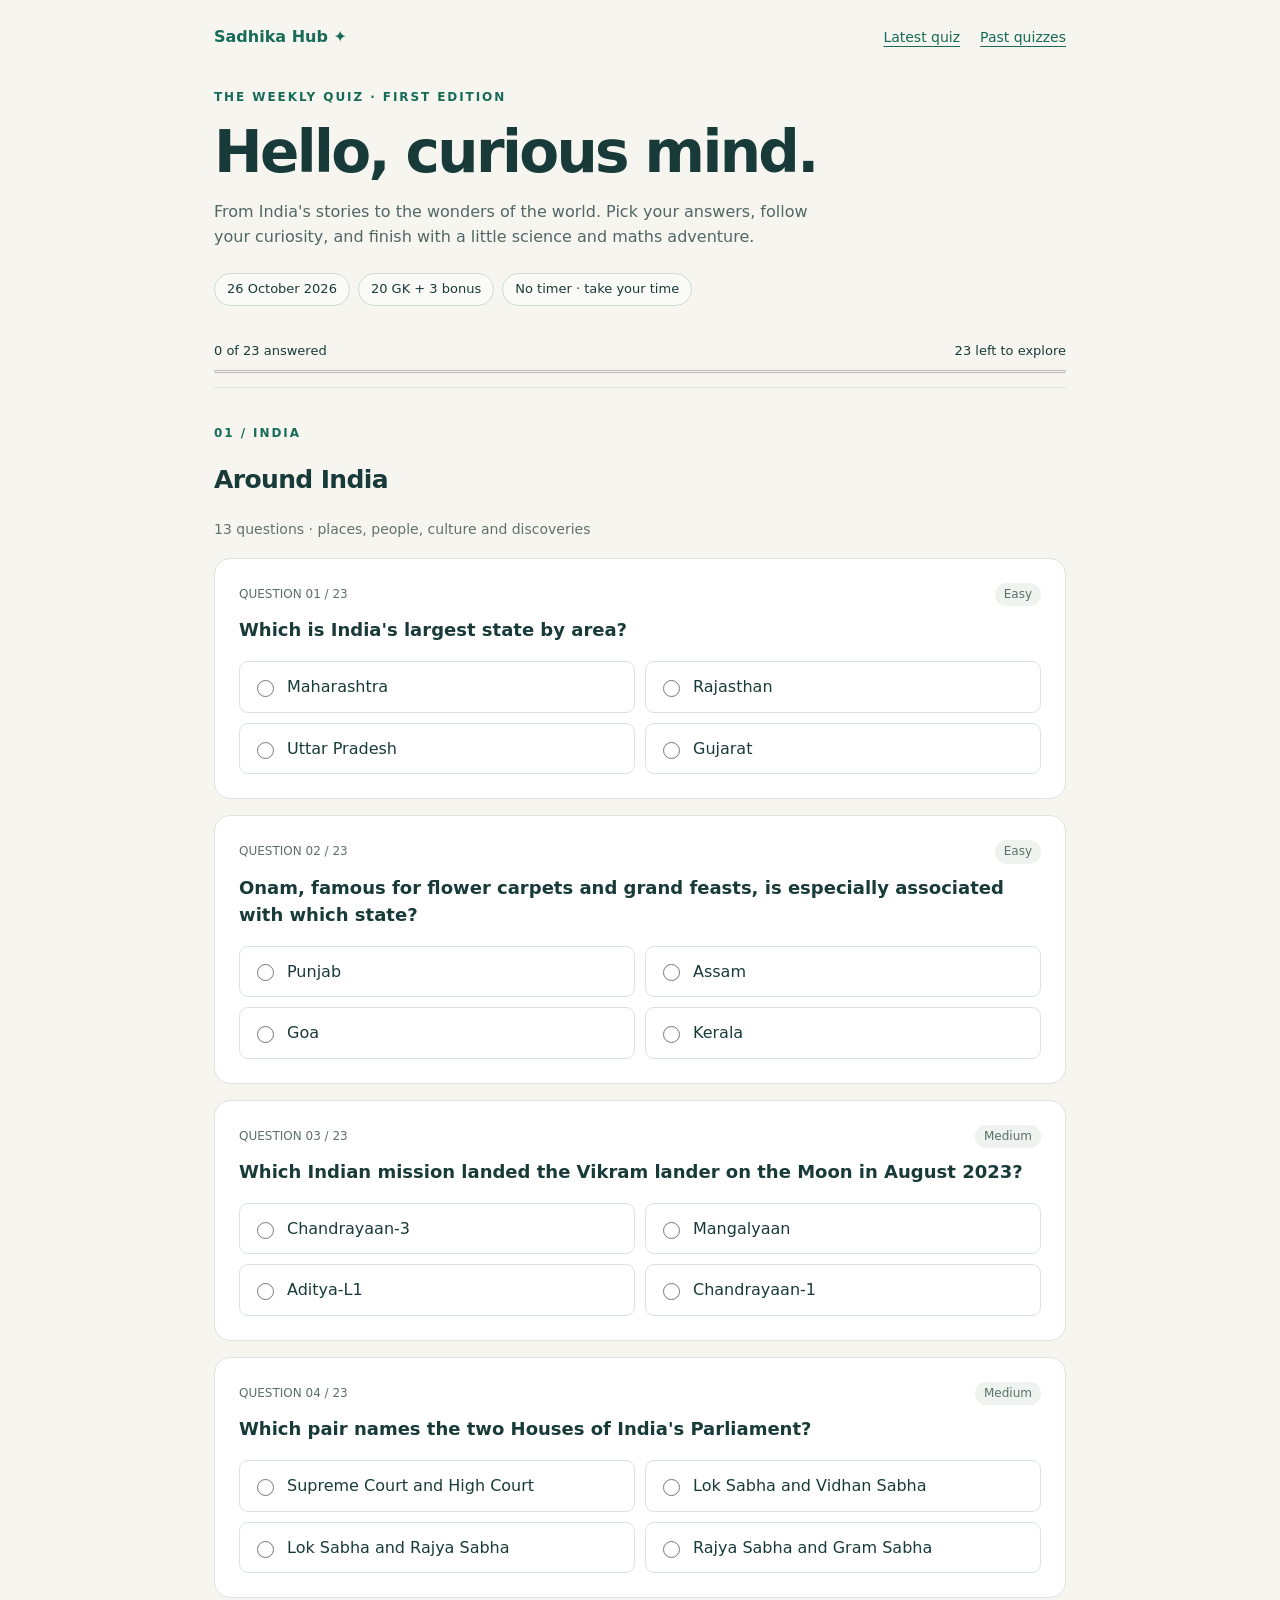
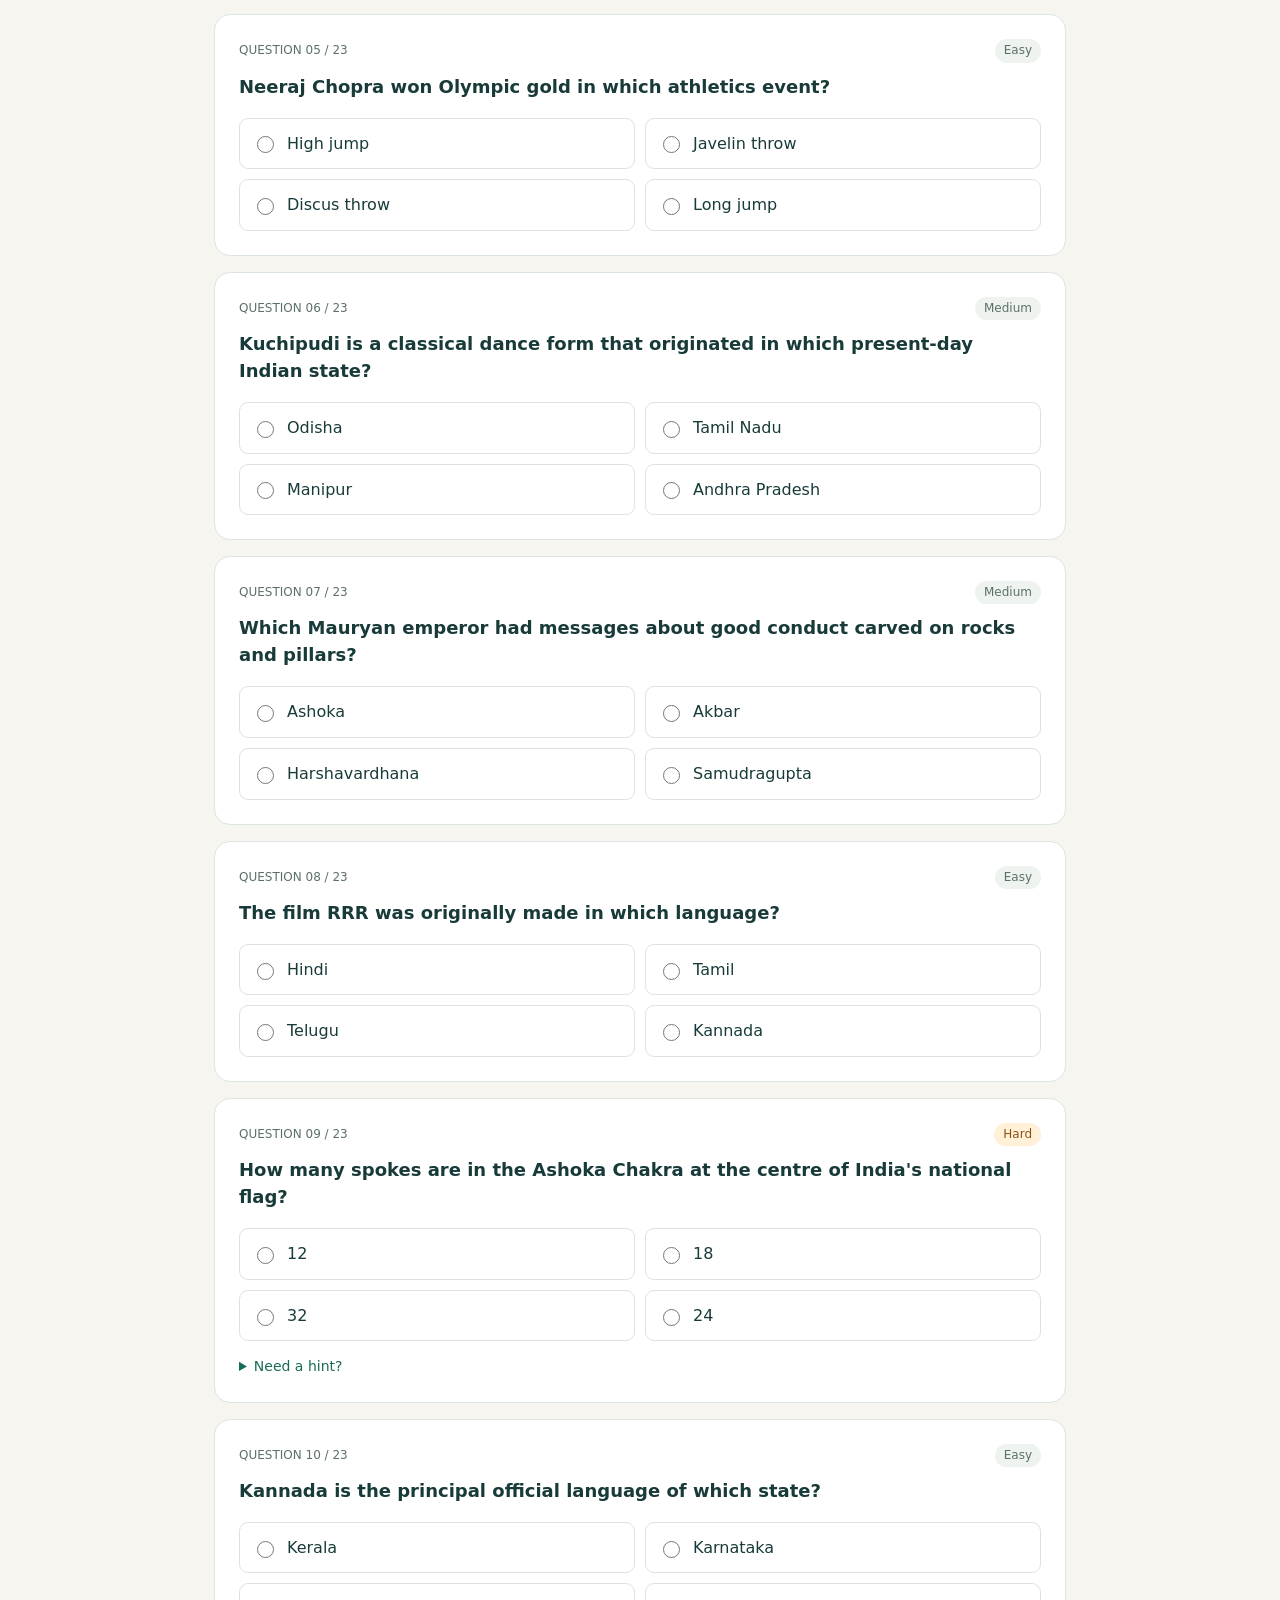
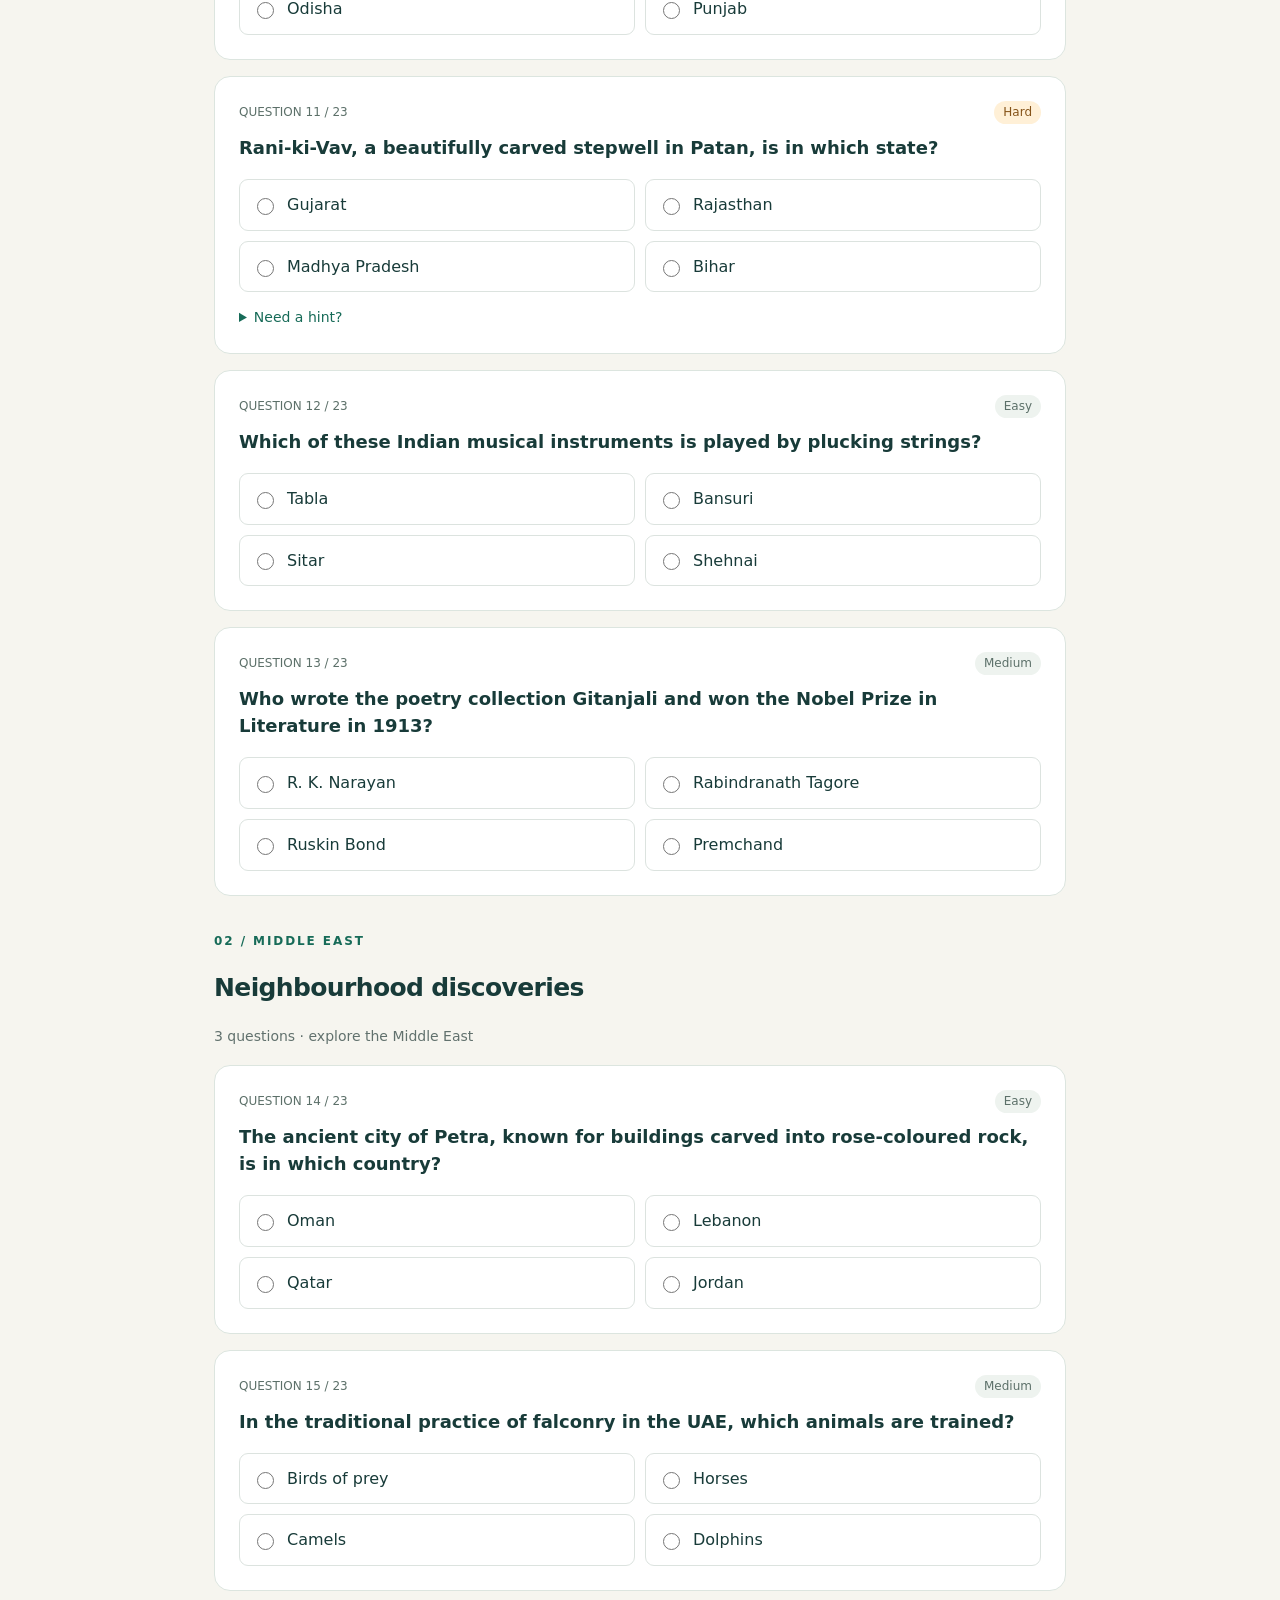
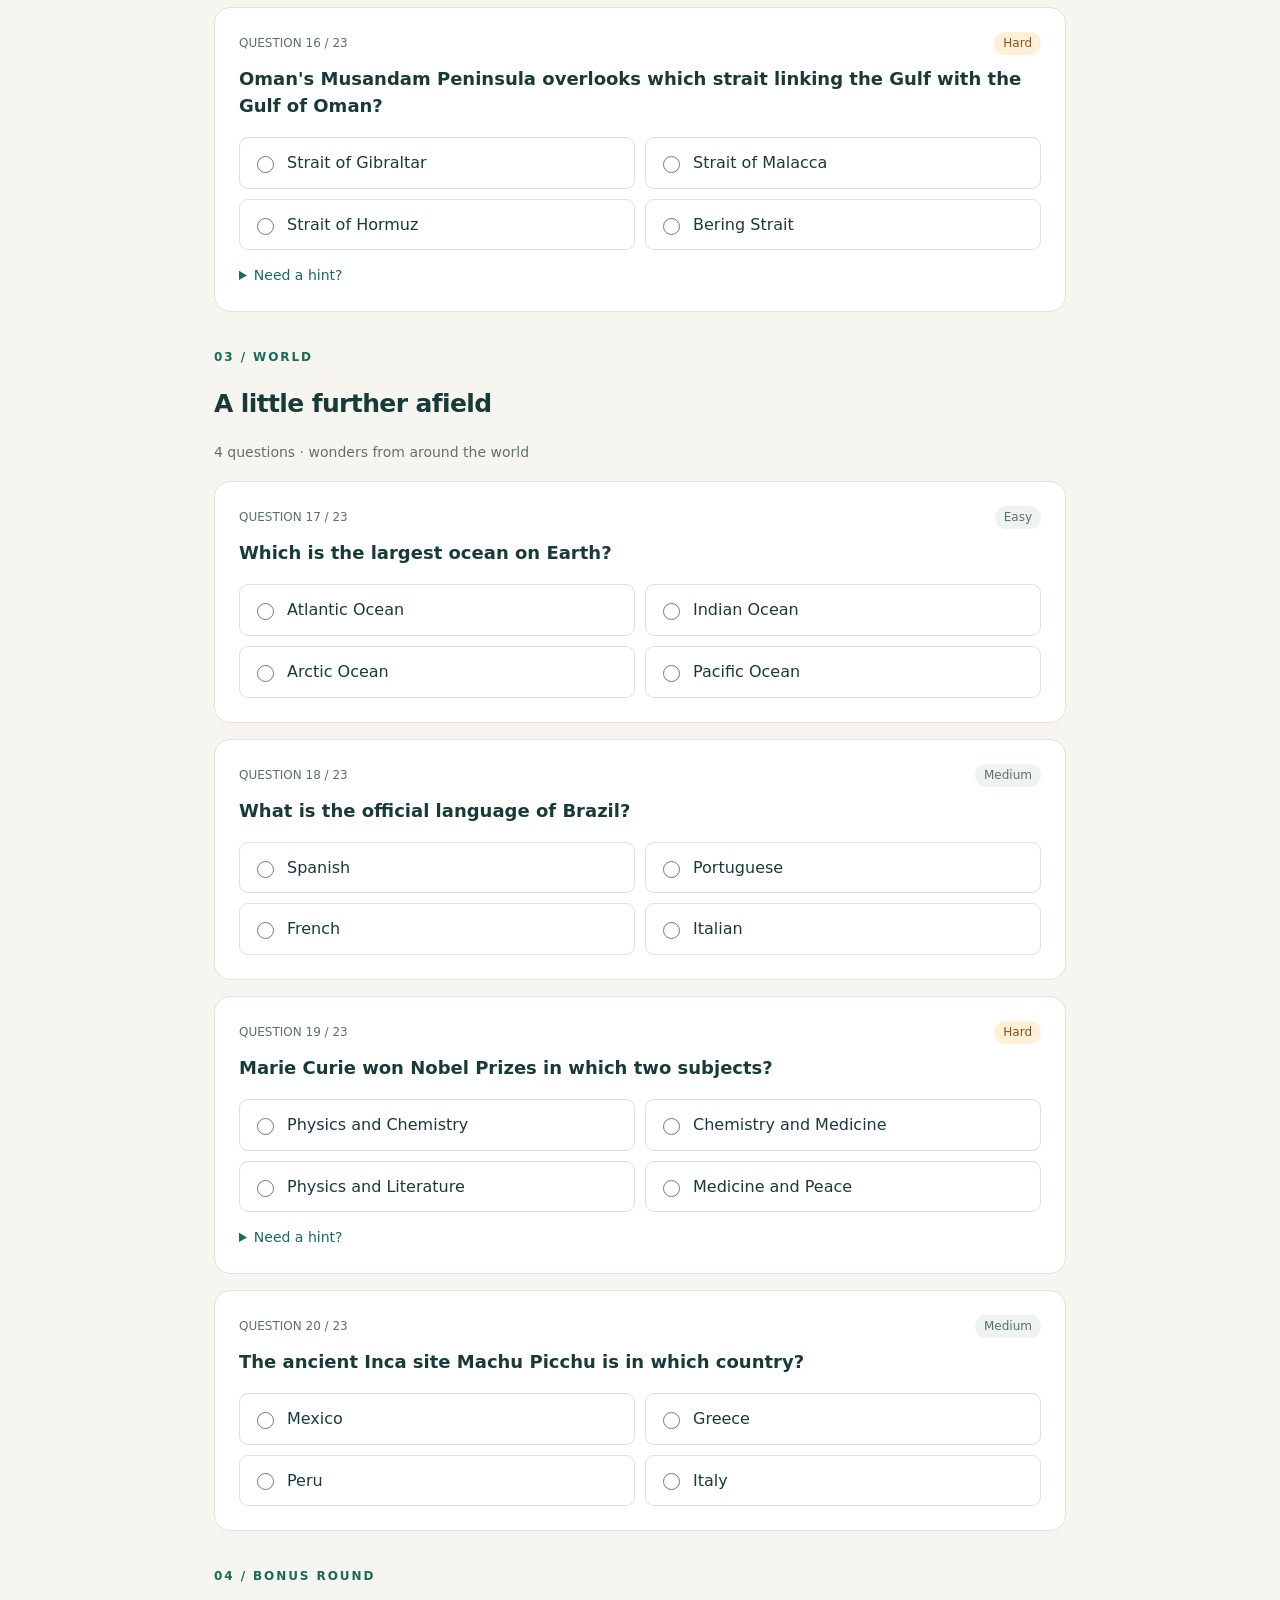
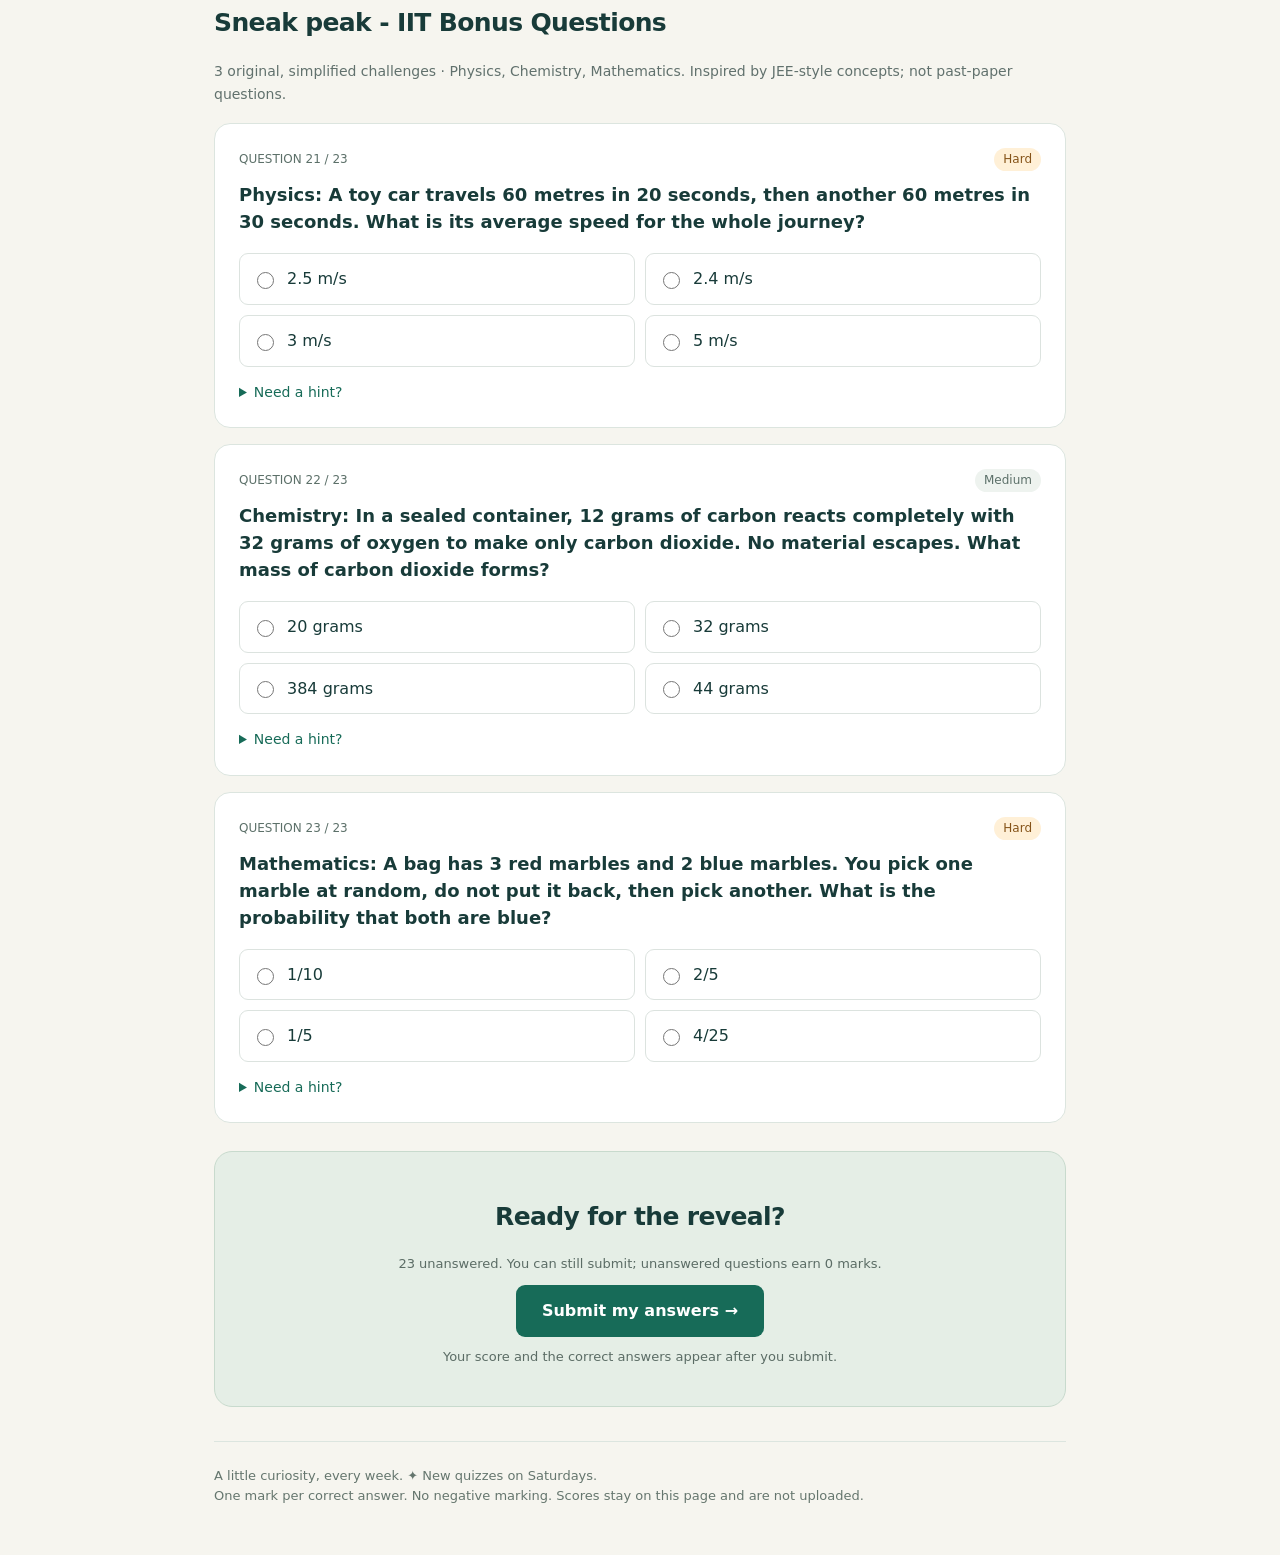
<file: quiz-archive/2026-10-26.html>
<!doctype html>
<html lang="en"><head><meta charset="utf-8"><meta name="viewport" content="width=device-width, initial-scale=1">
<meta name="description" content="A weekly adventure in general knowledge: 20 GK questions and 3 science and maths challenges.">
<title>Weekly GK Quiz · 26 October 2026 | Sadhika Hub</title><style>:root{color-scheme:light;--ink:#183b39;--green:#176b58;--paper:#f6f5ef;--line:#dce5df}*{box-sizing:border-box}body{margin:0;background:var(--paper);color:var(--ink);font:16px/1.6 system-ui,-apple-system,Segoe UI,sans-serif}a{color:var(--green);text-underline-offset:4px}button,input,summary{font:inherit}button,a,summary,input{touch-action:manipulation}:focus-visible{outline:3px solid #c07919;outline-offset:4px}.wrap{max-width:900px;margin:auto;padding:24px}.top{display:flex;justify-content:space-between;gap:20px;align-items:center;margin-bottom:38px}.brand{font-weight:800;text-decoration:none}.nav{display:flex;gap:20px;font-size:14px}.eyebrow{text-transform:uppercase;letter-spacing:.16em;font-size:12px;font-weight:800;color:var(--green)}h1{font-size:clamp(36px,6vw,58px);line-height:1.1;letter-spacing:-.045em;margin:14px 0}h2{font-size:25px;line-height:1.3;letter-spacing:-.025em}p{margin:10px 0}.intro{max-width:620px;color:#516764}.pills{display:flex;flex-wrap:wrap;gap:8px;margin:23px 0}.pill{border:1px solid #cddbd3;border-radius:30px;padding:5px 12px;font-size:13px;background:#fff8}.progressbox{position:sticky;top:0;z-index:2;background:#f6f5eff5;padding:12px 0;border-bottom:1px solid var(--line);margin-bottom:26px;backdrop-filter:blur(10px)}.progressline{display:flex;justify-content:space-between;font-size:13px;margin-bottom:7px}progress{display:block;width:100%;height:7px;accent-color:var(--green)}.sectionhead{margin:36px 0 18px}.sectionhead p{color:#61716d;font-size:14px}.card{min-width:0;background:white;border:1px solid var(--line);border-radius:16px;padding:24px;margin:0 0 16px}.question-title{font-size:18px;font-weight:650;line-height:1.5;margin:0 0 18px}.meta{display:flex;justify-content:space-between;align-items:center;margin-bottom:10px;font-size:12px;color:#5c7069}.difficulty{text-transform:capitalize;background:#eef3ef;padding:2px 9px;border-radius:20px}.hard{background:#fff0d7;color:#855318}.options{display:grid;grid-template-columns:1fr 1fr;gap:10px}.option{display:flex;gap:10px;align-items:center;border:1px solid #dce3df;border-radius:9px;padding:12px;cursor:pointer;min-height:50px}.option:hover{background:#f5f8f5}.option:has(input:checked){border-color:var(--green);background:#eaf4ec}.option input{accent-color:var(--green);width:17px;height:17px;flex-shrink:0}.option.correct{border-color:#27764d;background:#eaf6ed}.option.wrong{border-color:#a54238;background:#fff0ec}.option:has(input:disabled){cursor:default}.feedback{font-size:14px;border-top:1px solid var(--line);padding-top:12px;margin-top:16px}.feedback.good{color:#21643d}.feedback.bad{color:#92382f}details{margin-top:14px;font-size:14px}summary{cursor:pointer;color:var(--green);width:fit-content}details p{color:#596c65}.submitbox{text-align:center;background:#e5eee6;border:1px solid #c8dacd;border-radius:18px;padding:28px;margin:28px 0}.primary,.secondary{border:0;border-radius:9px;padding:13px 26px;cursor:pointer;font-weight:700}.primary{background:var(--green);color:white}.secondary{background:white;color:var(--green);border:1px solid #b9cec1}.primary:hover{background:#115441}.primary:disabled{opacity:.6;cursor:default}.fine{font-size:13px;color:#5b6c65}.results{background:#153f36;color:white;border-radius:18px;padding:28px;margin:25px 0;scroll-margin-top:90px}.results h2{margin:0 0 18px}.scores{display:grid;grid-template-columns:repeat(3,1fr);gap:12px}.score{background:#ffffff12;padding:15px;border-radius:10px}.score span{display:block;font-size:13px;color:#c4d9ce}.score strong{font-size:30px}.results p{color:#d5e4dc}.results button{margin-top:12px}footer{border-top:1px solid var(--line);padding:24px 0;margin-top:34px;font-size:13px;color:#65766e}.archive-list{list-style:none;padding:0}.archive-list a{display:flex;justify-content:space-between;gap:15px;padding:20px;background:white;border:1px solid var(--line);border-radius:12px;margin-bottom:12px;text-decoration:none}.archive-list a:hover{border-color:var(--green)}[hidden]{display:none!important}@media(max-width:560px){.wrap{padding:18px}.top{margin-bottom:26px}.nav{gap:12px}.card{padding:18px}.options{grid-template-columns:1fr}.scores{gap:7px}.score{padding:10px}.score strong{font-size:24px}.results{padding:20px}}@media print{.top,.progressbox,.submitbox,button,footer{display:none}.card{break-inside:avoid}body{background:white}.wrap{max-width:none}.results{color:black;background:white;border:1px solid}.results p,.score span{color:black}}
</style></head>
<body><div class="wrap"><header class="top"><a class="brand" href="../index.html">Sadhika Hub <span aria-hidden="true">✦</span></a>
<nav class="nav" aria-label="Main"><a href="../quiz.html">Latest quiz</a><a href="../quiz-archive.html">Past quizzes</a></nav></header>
<main><div class="eyebrow">THE WEEKLY QUIZ · First edition</div><h1>Hello, curious mind.</h1>
<p class="intro">From India's stories to the wonders of the world. Pick your answers, follow your curiosity, and finish with a little science and maths adventure.</p>
<div class="pills"><span class="pill">26 October 2026</span><span class="pill">20 GK + 3 bonus</span><span class="pill">No timer · take your time</span></div>
<div class="progressbox"><div class="progressline"><span id="progress-label">0 of 23 answered</span><span id="remaining">23 left to explore</span></div><progress id="progress" max="23" value="0" aria-label="Questions answered"></progress></div>
<noscript><p>Please enable JavaScript to submit answers and see your score.</p></noscript>
<section id="results" class="results" aria-labelledby="results-title" tabindex="-1" hidden><h2 id="results-title">Your results</h2>
<div class="scores"><div class="score"><span>General knowledge</span><strong id="gk-score"></strong></div><div class="score"><span>Bonus round</span><strong id="bonus-score"></strong></div><div class="score"><span>Total marks</span><strong id="total-score"></strong></div></div><p id="result-message"></p><button id="retry-button" type="button" class="secondary">Try again</button></section>
<form id="quiz-form"><div class="sectionhead"><div class="eyebrow">01 / INDIA</div><h2>Around India</h2><p>13 questions · places, people, culture and discoveries</p></div><section class="card" id="question-0" role="group" aria-labelledby="question-title-0">
<div class="meta"><span>QUESTION 01 / 23</span><span class="difficulty easy">easy</span></div>
<h3 class="question-title" id="question-title-0">Which is India&#x27;s largest state by area?</h3><div class="options"><label class="option"><input type="radio" name="q0" value="0"><span>Maharashtra</span></label><label class="option"><input type="radio" name="q0" value="1"><span>Rajasthan</span></label><label class="option"><input type="radio" name="q0" value="2"><span>Uttar Pradesh</span></label><label class="option"><input type="radio" name="q0" value="3"><span>Gujarat</span></label></div><p class="feedback" hidden></p></section><section class="card" id="question-1" role="group" aria-labelledby="question-title-1">
<div class="meta"><span>QUESTION 02 / 23</span><span class="difficulty easy">easy</span></div>
<h3 class="question-title" id="question-title-1">Onam, famous for flower carpets and grand feasts, is especially associated with which state?</h3><div class="options"><label class="option"><input type="radio" name="q1" value="0"><span>Punjab</span></label><label class="option"><input type="radio" name="q1" value="1"><span>Assam</span></label><label class="option"><input type="radio" name="q1" value="2"><span>Goa</span></label><label class="option"><input type="radio" name="q1" value="3"><span>Kerala</span></label></div><p class="feedback" hidden></p></section><section class="card" id="question-2" role="group" aria-labelledby="question-title-2">
<div class="meta"><span>QUESTION 03 / 23</span><span class="difficulty medium">medium</span></div>
<h3 class="question-title" id="question-title-2">Which Indian mission landed the Vikram lander on the Moon in August 2023?</h3><div class="options"><label class="option"><input type="radio" name="q2" value="0"><span>Chandrayaan-3</span></label><label class="option"><input type="radio" name="q2" value="1"><span>Mangalyaan</span></label><label class="option"><input type="radio" name="q2" value="2"><span>Aditya-L1</span></label><label class="option"><input type="radio" name="q2" value="3"><span>Chandrayaan-1</span></label></div><p class="feedback" hidden></p></section><section class="card" id="question-3" role="group" aria-labelledby="question-title-3">
<div class="meta"><span>QUESTION 04 / 23</span><span class="difficulty medium">medium</span></div>
<h3 class="question-title" id="question-title-3">Which pair names the two Houses of India&#x27;s Parliament?</h3><div class="options"><label class="option"><input type="radio" name="q3" value="0"><span>Supreme Court and High Court</span></label><label class="option"><input type="radio" name="q3" value="1"><span>Lok Sabha and Vidhan Sabha</span></label><label class="option"><input type="radio" name="q3" value="2"><span>Lok Sabha and Rajya Sabha</span></label><label class="option"><input type="radio" name="q3" value="3"><span>Rajya Sabha and Gram Sabha</span></label></div><p class="feedback" hidden></p></section><section class="card" id="question-4" role="group" aria-labelledby="question-title-4">
<div class="meta"><span>QUESTION 05 / 23</span><span class="difficulty easy">easy</span></div>
<h3 class="question-title" id="question-title-4">Neeraj Chopra won Olympic gold in which athletics event?</h3><div class="options"><label class="option"><input type="radio" name="q4" value="0"><span>High jump</span></label><label class="option"><input type="radio" name="q4" value="1"><span>Javelin throw</span></label><label class="option"><input type="radio" name="q4" value="2"><span>Discus throw</span></label><label class="option"><input type="radio" name="q4" value="3"><span>Long jump</span></label></div><p class="feedback" hidden></p></section><section class="card" id="question-5" role="group" aria-labelledby="question-title-5">
<div class="meta"><span>QUESTION 06 / 23</span><span class="difficulty medium">medium</span></div>
<h3 class="question-title" id="question-title-5">Kuchipudi is a classical dance form that originated in which present-day Indian state?</h3><div class="options"><label class="option"><input type="radio" name="q5" value="0"><span>Odisha</span></label><label class="option"><input type="radio" name="q5" value="1"><span>Tamil Nadu</span></label><label class="option"><input type="radio" name="q5" value="2"><span>Manipur</span></label><label class="option"><input type="radio" name="q5" value="3"><span>Andhra Pradesh</span></label></div><p class="feedback" hidden></p></section><section class="card" id="question-6" role="group" aria-labelledby="question-title-6">
<div class="meta"><span>QUESTION 07 / 23</span><span class="difficulty medium">medium</span></div>
<h3 class="question-title" id="question-title-6">Which Mauryan emperor had messages about good conduct carved on rocks and pillars?</h3><div class="options"><label class="option"><input type="radio" name="q6" value="0"><span>Ashoka</span></label><label class="option"><input type="radio" name="q6" value="1"><span>Akbar</span></label><label class="option"><input type="radio" name="q6" value="2"><span>Harshavardhana</span></label><label class="option"><input type="radio" name="q6" value="3"><span>Samudragupta</span></label></div><p class="feedback" hidden></p></section><section class="card" id="question-7" role="group" aria-labelledby="question-title-7">
<div class="meta"><span>QUESTION 08 / 23</span><span class="difficulty easy">easy</span></div>
<h3 class="question-title" id="question-title-7">The film RRR was originally made in which language?</h3><div class="options"><label class="option"><input type="radio" name="q7" value="0"><span>Hindi</span></label><label class="option"><input type="radio" name="q7" value="1"><span>Tamil</span></label><label class="option"><input type="radio" name="q7" value="2"><span>Telugu</span></label><label class="option"><input type="radio" name="q7" value="3"><span>Kannada</span></label></div><p class="feedback" hidden></p></section><section class="card" id="question-8" role="group" aria-labelledby="question-title-8">
<div class="meta"><span>QUESTION 09 / 23</span><span class="difficulty hard">hard</span></div>
<h3 class="question-title" id="question-title-8">How many spokes are in the Ashoka Chakra at the centre of India&#x27;s national flag?</h3><div class="options"><label class="option"><input type="radio" name="q8" value="0"><span>12</span></label><label class="option"><input type="radio" name="q8" value="1"><span>18</span></label><label class="option"><input type="radio" name="q8" value="2"><span>32</span></label><label class="option"><input type="radio" name="q8" value="3"><span>24</span></label></div><details><summary>Need a hint?</summary><p>It is a multiple of six, and more than the number of months in a year.</p></details><p class="feedback" hidden></p></section><section class="card" id="question-9" role="group" aria-labelledby="question-title-9">
<div class="meta"><span>QUESTION 10 / 23</span><span class="difficulty easy">easy</span></div>
<h3 class="question-title" id="question-title-9">Kannada is the principal official language of which state?</h3><div class="options"><label class="option"><input type="radio" name="q9" value="0"><span>Kerala</span></label><label class="option"><input type="radio" name="q9" value="1"><span>Karnataka</span></label><label class="option"><input type="radio" name="q9" value="2"><span>Odisha</span></label><label class="option"><input type="radio" name="q9" value="3"><span>Punjab</span></label></div><p class="feedback" hidden></p></section><section class="card" id="question-10" role="group" aria-labelledby="question-title-10">
<div class="meta"><span>QUESTION 11 / 23</span><span class="difficulty hard">hard</span></div>
<h3 class="question-title" id="question-title-10">Rani-ki-Vav, a beautifully carved stepwell in Patan, is in which state?</h3><div class="options"><label class="option"><input type="radio" name="q10" value="0"><span>Gujarat</span></label><label class="option"><input type="radio" name="q10" value="1"><span>Rajasthan</span></label><label class="option"><input type="radio" name="q10" value="2"><span>Madhya Pradesh</span></label><label class="option"><input type="radio" name="q10" value="3"><span>Bihar</span></label></div><details><summary>Need a hint?</summary><p>This western state also contains the Rann of Kutch.</p></details><p class="feedback" hidden></p></section><section class="card" id="question-11" role="group" aria-labelledby="question-title-11">
<div class="meta"><span>QUESTION 12 / 23</span><span class="difficulty easy">easy</span></div>
<h3 class="question-title" id="question-title-11">Which of these Indian musical instruments is played by plucking strings?</h3><div class="options"><label class="option"><input type="radio" name="q11" value="0"><span>Tabla</span></label><label class="option"><input type="radio" name="q11" value="1"><span>Bansuri</span></label><label class="option"><input type="radio" name="q11" value="2"><span>Sitar</span></label><label class="option"><input type="radio" name="q11" value="3"><span>Shehnai</span></label></div><p class="feedback" hidden></p></section><section class="card" id="question-12" role="group" aria-labelledby="question-title-12">
<div class="meta"><span>QUESTION 13 / 23</span><span class="difficulty medium">medium</span></div>
<h3 class="question-title" id="question-title-12">Who wrote the poetry collection Gitanjali and won the Nobel Prize in Literature in 1913?</h3><div class="options"><label class="option"><input type="radio" name="q12" value="0"><span>R. K. Narayan</span></label><label class="option"><input type="radio" name="q12" value="1"><span>Rabindranath Tagore</span></label><label class="option"><input type="radio" name="q12" value="2"><span>Ruskin Bond</span></label><label class="option"><input type="radio" name="q12" value="3"><span>Premchand</span></label></div><p class="feedback" hidden></p></section><div class="sectionhead"><div class="eyebrow">02 / MIDDLE EAST</div><h2>Neighbourhood discoveries</h2><p>3 questions · explore the Middle East</p></div><section class="card" id="question-13" role="group" aria-labelledby="question-title-13">
<div class="meta"><span>QUESTION 14 / 23</span><span class="difficulty easy">easy</span></div>
<h3 class="question-title" id="question-title-13">The ancient city of Petra, known for buildings carved into rose-coloured rock, is in which country?</h3><div class="options"><label class="option"><input type="radio" name="q13" value="0"><span>Oman</span></label><label class="option"><input type="radio" name="q13" value="1"><span>Lebanon</span></label><label class="option"><input type="radio" name="q13" value="2"><span>Qatar</span></label><label class="option"><input type="radio" name="q13" value="3"><span>Jordan</span></label></div><p class="feedback" hidden></p></section><section class="card" id="question-14" role="group" aria-labelledby="question-title-14">
<div class="meta"><span>QUESTION 15 / 23</span><span class="difficulty medium">medium</span></div>
<h3 class="question-title" id="question-title-14">In the traditional practice of falconry in the UAE, which animals are trained?</h3><div class="options"><label class="option"><input type="radio" name="q14" value="0"><span>Birds of prey</span></label><label class="option"><input type="radio" name="q14" value="1"><span>Horses</span></label><label class="option"><input type="radio" name="q14" value="2"><span>Camels</span></label><label class="option"><input type="radio" name="q14" value="3"><span>Dolphins</span></label></div><p class="feedback" hidden></p></section><section class="card" id="question-15" role="group" aria-labelledby="question-title-15">
<div class="meta"><span>QUESTION 16 / 23</span><span class="difficulty hard">hard</span></div>
<h3 class="question-title" id="question-title-15">Oman&#x27;s Musandam Peninsula overlooks which strait linking the Gulf with the Gulf of Oman?</h3><div class="options"><label class="option"><input type="radio" name="q15" value="0"><span>Strait of Gibraltar</span></label><label class="option"><input type="radio" name="q15" value="1"><span>Strait of Malacca</span></label><label class="option"><input type="radio" name="q15" value="2"><span>Strait of Hormuz</span></label><label class="option"><input type="radio" name="q15" value="3"><span>Bering Strait</span></label></div><details><summary>Need a hint?</summary><p>Look for the narrow sea passage between Oman and Iran.</p></details><p class="feedback" hidden></p></section><div class="sectionhead"><div class="eyebrow">03 / WORLD</div><h2>A little further afield</h2><p>4 questions · wonders from around the world</p></div><section class="card" id="question-16" role="group" aria-labelledby="question-title-16">
<div class="meta"><span>QUESTION 17 / 23</span><span class="difficulty easy">easy</span></div>
<h3 class="question-title" id="question-title-16">Which is the largest ocean on Earth?</h3><div class="options"><label class="option"><input type="radio" name="q16" value="0"><span>Atlantic Ocean</span></label><label class="option"><input type="radio" name="q16" value="1"><span>Indian Ocean</span></label><label class="option"><input type="radio" name="q16" value="2"><span>Arctic Ocean</span></label><label class="option"><input type="radio" name="q16" value="3"><span>Pacific Ocean</span></label></div><p class="feedback" hidden></p></section><section class="card" id="question-17" role="group" aria-labelledby="question-title-17">
<div class="meta"><span>QUESTION 18 / 23</span><span class="difficulty medium">medium</span></div>
<h3 class="question-title" id="question-title-17">What is the official language of Brazil?</h3><div class="options"><label class="option"><input type="radio" name="q17" value="0"><span>Spanish</span></label><label class="option"><input type="radio" name="q17" value="1"><span>Portuguese</span></label><label class="option"><input type="radio" name="q17" value="2"><span>French</span></label><label class="option"><input type="radio" name="q17" value="3"><span>Italian</span></label></div><p class="feedback" hidden></p></section><section class="card" id="question-18" role="group" aria-labelledby="question-title-18">
<div class="meta"><span>QUESTION 19 / 23</span><span class="difficulty hard">hard</span></div>
<h3 class="question-title" id="question-title-18">Marie Curie won Nobel Prizes in which two subjects?</h3><div class="options"><label class="option"><input type="radio" name="q18" value="0"><span>Physics and Chemistry</span></label><label class="option"><input type="radio" name="q18" value="1"><span>Chemistry and Medicine</span></label><label class="option"><input type="radio" name="q18" value="2"><span>Physics and Literature</span></label><label class="option"><input type="radio" name="q18" value="3"><span>Medicine and Peace</span></label></div><details><summary>Need a hint?</summary><p>Her work connected the behaviour of radiation with the discovery of new elements.</p></details><p class="feedback" hidden></p></section><section class="card" id="question-19" role="group" aria-labelledby="question-title-19">
<div class="meta"><span>QUESTION 20 / 23</span><span class="difficulty medium">medium</span></div>
<h3 class="question-title" id="question-title-19">The ancient Inca site Machu Picchu is in which country?</h3><div class="options"><label class="option"><input type="radio" name="q19" value="0"><span>Mexico</span></label><label class="option"><input type="radio" name="q19" value="1"><span>Greece</span></label><label class="option"><input type="radio" name="q19" value="2"><span>Peru</span></label><label class="option"><input type="radio" name="q19" value="3"><span>Italy</span></label></div><p class="feedback" hidden></p></section><div class="sectionhead"><div class="eyebrow">04 / BONUS ROUND</div><h2>Sneak peak - IIT Bonus Questions</h2><p>3 original, simplified challenges · Physics, Chemistry, Mathematics. Inspired by JEE-style concepts; not past-paper questions.</p></div><section class="card" id="question-20" role="group" aria-labelledby="question-title-20">
<div class="meta"><span>QUESTION 21 / 23</span><span class="difficulty hard">hard</span></div>
<h3 class="question-title" id="question-title-20">Physics: A toy car travels 60 metres in 20 seconds, then another 60 metres in 30 seconds. What is its average speed for the whole journey?</h3><div class="options"><label class="option"><input type="radio" name="q20" value="0"><span>2.5 m/s</span></label><label class="option"><input type="radio" name="q20" value="1"><span>2.4 m/s</span></label><label class="option"><input type="radio" name="q20" value="2"><span>3 m/s</span></label><label class="option"><input type="radio" name="q20" value="3"><span>5 m/s</span></label></div><details><summary>Need a hint?</summary><p>Add both distances and both times first. Average speed is total distance divided by total time.</p></details><p class="feedback" hidden></p></section><section class="card" id="question-21" role="group" aria-labelledby="question-title-21">
<div class="meta"><span>QUESTION 22 / 23</span><span class="difficulty medium">medium</span></div>
<h3 class="question-title" id="question-title-21">Chemistry: In a sealed container, 12 grams of carbon reacts completely with 32 grams of oxygen to make only carbon dioxide. No material escapes. What mass of carbon dioxide forms?</h3><div class="options"><label class="option"><input type="radio" name="q21" value="0"><span>20 grams</span></label><label class="option"><input type="radio" name="q21" value="1"><span>32 grams</span></label><label class="option"><input type="radio" name="q21" value="2"><span>384 grams</span></label><label class="option"><input type="radio" name="q21" value="3"><span>44 grams</span></label></div><details><summary>Need a hint?</summary><p>Atoms rearrange in a chemical reaction. In a sealed system, the total mass before and after stays the same.</p></details><p class="feedback" hidden></p></section><section class="card" id="question-22" role="group" aria-labelledby="question-title-22">
<div class="meta"><span>QUESTION 23 / 23</span><span class="difficulty hard">hard</span></div>
<h3 class="question-title" id="question-title-22">Mathematics: A bag has 3 red marbles and 2 blue marbles. You pick one marble at random, do not put it back, then pick another. What is the probability that both are blue?</h3><div class="options"><label class="option"><input type="radio" name="q22" value="0"><span>1/10</span></label><label class="option"><input type="radio" name="q22" value="1"><span>2/5</span></label><label class="option"><input type="radio" name="q22" value="2"><span>1/5</span></label><label class="option"><input type="radio" name="q22" value="3"><span>4/25</span></label></div><details><summary>Need a hint?</summary><p>The first blue has probability 2/5. After taking it out, there is just 1 blue among 4 marbles. Multiply the two probabilities.</p></details><p class="feedback" hidden></p></section><div class="submitbox"><h2>Ready for the reveal?</h2><p id="submit-note" class="fine"></p><button class="primary" id="submit-button" type="submit">Submit my answers →</button><p class="fine">Your score and the correct answers appear after you submit.</p></div></form></main><footer>A little curiosity, every week. <span aria-hidden="true">✦</span> New quizzes on Saturdays.<br>One mark per correct answer. No negative marking. Scores stay on this page and are not uploaded.</footer>
</div><script id="quiz-data" type="application/json">{"questions": [{"category": "India", "question": "Which is India's largest state by area?", "options": ["Maharashtra", "Rajasthan", "Uttar Pradesh", "Gujarat"], "answer": "Rajasthan", "difficulty": "easy", "hint": ""}, {"category": "India", "question": "Onam, famous for flower carpets and grand feasts, is especially associated with which state?", "options": ["Punjab", "Assam", "Goa", "Kerala"], "answer": "Kerala", "difficulty": "easy", "hint": ""}, {"category": "India", "question": "Which Indian mission landed the Vikram lander on the Moon in August 2023?", "options": ["Chandrayaan-3", "Mangalyaan", "Aditya-L1", "Chandrayaan-1"], "answer": "Chandrayaan-3", "difficulty": "medium", "hint": ""}, {"category": "India", "question": "Which pair names the two Houses of India's Parliament?", "options": ["Supreme Court and High Court", "Lok Sabha and Vidhan Sabha", "Lok Sabha and Rajya Sabha", "Rajya Sabha and Gram Sabha"], "answer": "Lok Sabha and Rajya Sabha", "difficulty": "medium", "hint": ""}, {"category": "India", "question": "Neeraj Chopra won Olympic gold in which athletics event?", "options": ["High jump", "Javelin throw", "Discus throw", "Long jump"], "answer": "Javelin throw", "difficulty": "easy", "hint": ""}, {"category": "India", "question": "Kuchipudi is a classical dance form that originated in which present-day Indian state?", "options": ["Odisha", "Tamil Nadu", "Manipur", "Andhra Pradesh"], "answer": "Andhra Pradesh", "difficulty": "medium", "hint": ""}, {"category": "India", "question": "Which Mauryan emperor had messages about good conduct carved on rocks and pillars?", "options": ["Ashoka", "Akbar", "Harshavardhana", "Samudragupta"], "answer": "Ashoka", "difficulty": "medium", "hint": ""}, {"category": "India", "question": "The film RRR was originally made in which language?", "options": ["Hindi", "Tamil", "Telugu", "Kannada"], "answer": "Telugu", "difficulty": "easy", "hint": ""}, {"category": "India", "question": "How many spokes are in the Ashoka Chakra at the centre of India's national flag?", "options": ["12", "18", "32", "24"], "answer": "24", "difficulty": "hard", "hint": "It is a multiple of six, and more than the number of months in a year."}, {"category": "India", "question": "Kannada is the principal official language of which state?", "options": ["Kerala", "Karnataka", "Odisha", "Punjab"], "answer": "Karnataka", "difficulty": "easy", "hint": ""}, {"category": "India", "question": "Rani-ki-Vav, a beautifully carved stepwell in Patan, is in which state?", "options": ["Gujarat", "Rajasthan", "Madhya Pradesh", "Bihar"], "answer": "Gujarat", "difficulty": "hard", "hint": "This western state also contains the Rann of Kutch."}, {"category": "India", "question": "Which of these Indian musical instruments is played by plucking strings?", "options": ["Tabla", "Bansuri", "Sitar", "Shehnai"], "answer": "Sitar", "difficulty": "easy", "hint": ""}, {"category": "India", "question": "Who wrote the poetry collection Gitanjali and won the Nobel Prize in Literature in 1913?", "options": ["R. K. Narayan", "Rabindranath Tagore", "Ruskin Bond", "Premchand"], "answer": "Rabindranath Tagore", "difficulty": "medium", "hint": ""}, {"category": "Middle East", "question": "The ancient city of Petra, known for buildings carved into rose-coloured rock, is in which country?", "options": ["Oman", "Lebanon", "Qatar", "Jordan"], "answer": "Jordan", "difficulty": "easy", "hint": ""}, {"category": "Middle East", "question": "In the traditional practice of falconry in the UAE, which animals are trained?", "options": ["Birds of prey", "Horses", "Camels", "Dolphins"], "answer": "Birds of prey", "difficulty": "medium", "hint": ""}, {"category": "Middle East", "question": "Oman's Musandam Peninsula overlooks which strait linking the Gulf with the Gulf of Oman?", "options": ["Strait of Gibraltar", "Strait of Malacca", "Strait of Hormuz", "Bering Strait"], "answer": "Strait of Hormuz", "difficulty": "hard", "hint": "Look for the narrow sea passage between Oman and Iran."}, {"category": "Global", "question": "Which is the largest ocean on Earth?", "options": ["Atlantic Ocean", "Indian Ocean", "Arctic Ocean", "Pacific Ocean"], "answer": "Pacific Ocean", "difficulty": "easy", "hint": ""}, {"category": "Global", "question": "What is the official language of Brazil?", "options": ["Spanish", "Portuguese", "French", "Italian"], "answer": "Portuguese", "difficulty": "medium", "hint": ""}, {"category": "Global", "question": "Marie Curie won Nobel Prizes in which two subjects?", "options": ["Physics and Chemistry", "Chemistry and Medicine", "Physics and Literature", "Medicine and Peace"], "answer": "Physics and Chemistry", "difficulty": "hard", "hint": "Her work connected the behaviour of radiation with the discovery of new elements."}, {"category": "Global", "question": "The ancient Inca site Machu Picchu is in which country?", "options": ["Mexico", "Greece", "Peru", "Italy"], "answer": "Peru", "difficulty": "medium", "hint": ""}, {"category": "IIT Bonus", "question": "Physics: A toy car travels 60 metres in 20 seconds, then another 60 metres in 30 seconds. What is its average speed for the whole journey?", "options": ["2.5 m/s", "2.4 m/s", "3 m/s", "5 m/s"], "answer": "2.4 m/s", "difficulty": "hard", "hint": "Add both distances and both times first. Average speed is total distance divided by total time."}, {"category": "IIT Bonus", "question": "Chemistry: In a sealed container, 12 grams of carbon reacts completely with 32 grams of oxygen to make only carbon dioxide. No material escapes. What mass of carbon dioxide forms?", "options": ["20 grams", "32 grams", "384 grams", "44 grams"], "answer": "44 grams", "difficulty": "medium", "hint": "Atoms rearrange in a chemical reaction. In a sealed system, the total mass before and after stays the same."}, {"category": "IIT Bonus", "question": "Mathematics: A bag has 3 red marbles and 2 blue marbles. You pick one marble at random, do not put it back, then pick another. What is the probability that both are blue?", "options": ["1/10", "2/5", "1/5", "4/25"], "answer": "1/10", "difficulty": "hard", "hint": "The first blue has probability 2/5. After taking it out, there is just 1 blue among 4 marbles. Multiply the two probabilities."}]}</script><script>/* Each dated page embeds this script so its behaviour stays with that edition. */
function scoreQuiz(questions, answers) {
  let gk = 0, bonus = 0, answered = 0;
  questions.forEach((q, i) => {
    if (Number.isInteger(answers[i]) && answers[i] >= 0 && answers[i] < 4) {
      answered++;
      if (q.options[answers[i]] === q.answer) q.category === 'IIT Bonus' ? bonus++ : gk++;
    }
  });
  return { gk, bonus, total: gk + bonus, answered };
}
if (typeof module !== 'undefined') module.exports = { scoreQuiz };
if (typeof document !== 'undefined') {
  const questions = JSON.parse(document.getElementById('quiz-data').textContent).questions;
  const form = document.getElementById('quiz-form');
  const results = document.getElementById('results');
  const progress = document.getElementById('progress');
  let submitted = false;
  const answers = () => questions.map((_, i) => {
    const selected = form.querySelector(`input[name="q${i}"]:checked`);
    return selected ? Number(selected.value) : null;
  });
  const updateProgress = () => {
    const count = scoreQuiz(questions, answers()).answered;
    progress.value = count;
    document.getElementById('progress-label').textContent = `${count} of 23 answered`;
    document.getElementById('remaining').textContent = count === 23 ? 'Ready when you are!' : `${23 - count} left to explore`;
    document.getElementById('submit-note').textContent = count === 23 ? 'All set! Submit to see your score and review the answers.' : `${23 - count} unanswered. You can still submit; unanswered questions earn 0 marks.`;
  };
  form.addEventListener('change', updateProgress);
  form.addEventListener('submit', event => {
    event.preventDefault();
    if (submitted) return;
    submitted = true;
    const selected = answers();
    const score = scoreQuiz(questions, selected);
    document.getElementById('gk-score').textContent = `${score.gk}/20`;
    document.getElementById('bonus-score').textContent = `${score.bonus}/3`;
    document.getElementById('total-score').textContent = `${score.total}/23`;
    document.getElementById('result-message').textContent = score.total === 23 ? 'A full score — brilliant exploring! Try another edition next time.' : `Every question is a chance to learn. Review the answers below, then try again! ${23 - score.answered} unanswered.`;
    questions.forEach((q, i) => {
      const card = document.getElementById(`question-${i}`);
      const correct = q.options.indexOf(q.answer);
      card.querySelectorAll('input').forEach(input => {
        input.disabled = true;
        if (Number(input.value) === correct) input.closest('label').classList.add('correct');
        else if (input.checked) input.closest('label').classList.add('wrong');
      });
      const feedback = card.querySelector('.feedback');
      const ok = selected[i] === correct;
      feedback.className = `feedback ${ok ? 'good' : 'bad'}`;
      feedback.textContent = ok ? `Correct! +1 mark. ${q.answer}` : `${selected[i] === null ? 'Not answered.' : 'Not quite.'} Correct answer: ${q.answer}`;
      feedback.hidden = false;
    });
    document.getElementById('submit-button').disabled = true;
    results.hidden = false;
    results.focus();
    results.scrollIntoView({ behavior: 'smooth', block: 'start' });
  });
  document.getElementById('retry-button').addEventListener('click', () => {
    form.reset(); submitted = false;
    form.querySelectorAll('input').forEach(input => { input.disabled = false; });
    form.querySelectorAll('label').forEach(label => label.classList.remove('correct', 'wrong'));
    form.querySelectorAll('.feedback').forEach(el => { el.hidden = true; el.textContent = ''; });
    form.querySelectorAll('details').forEach(el => { el.open = false; });
    document.getElementById('submit-button').disabled = false;
    results.hidden = true;
    updateProgress();
    form.querySelector('input').focus();
  });
  updateProgress();
}
</script></body></html>
</file>
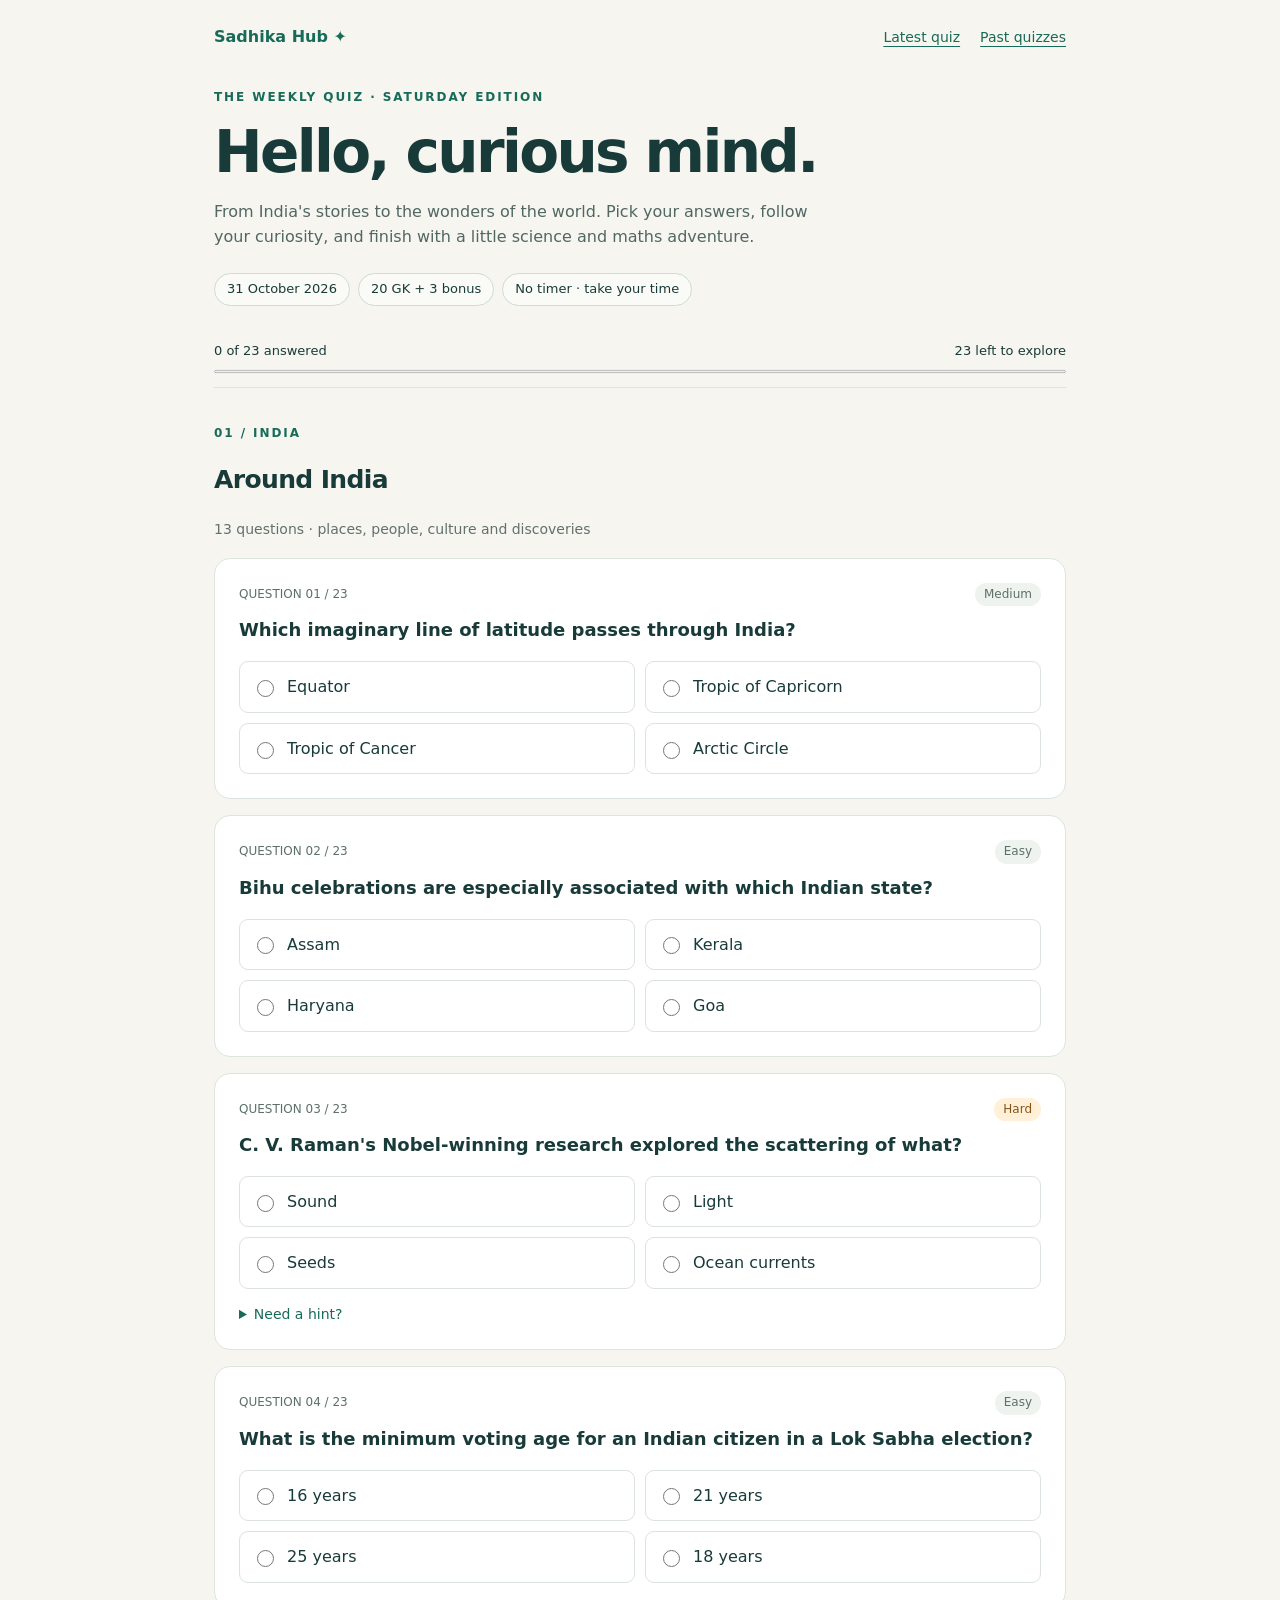
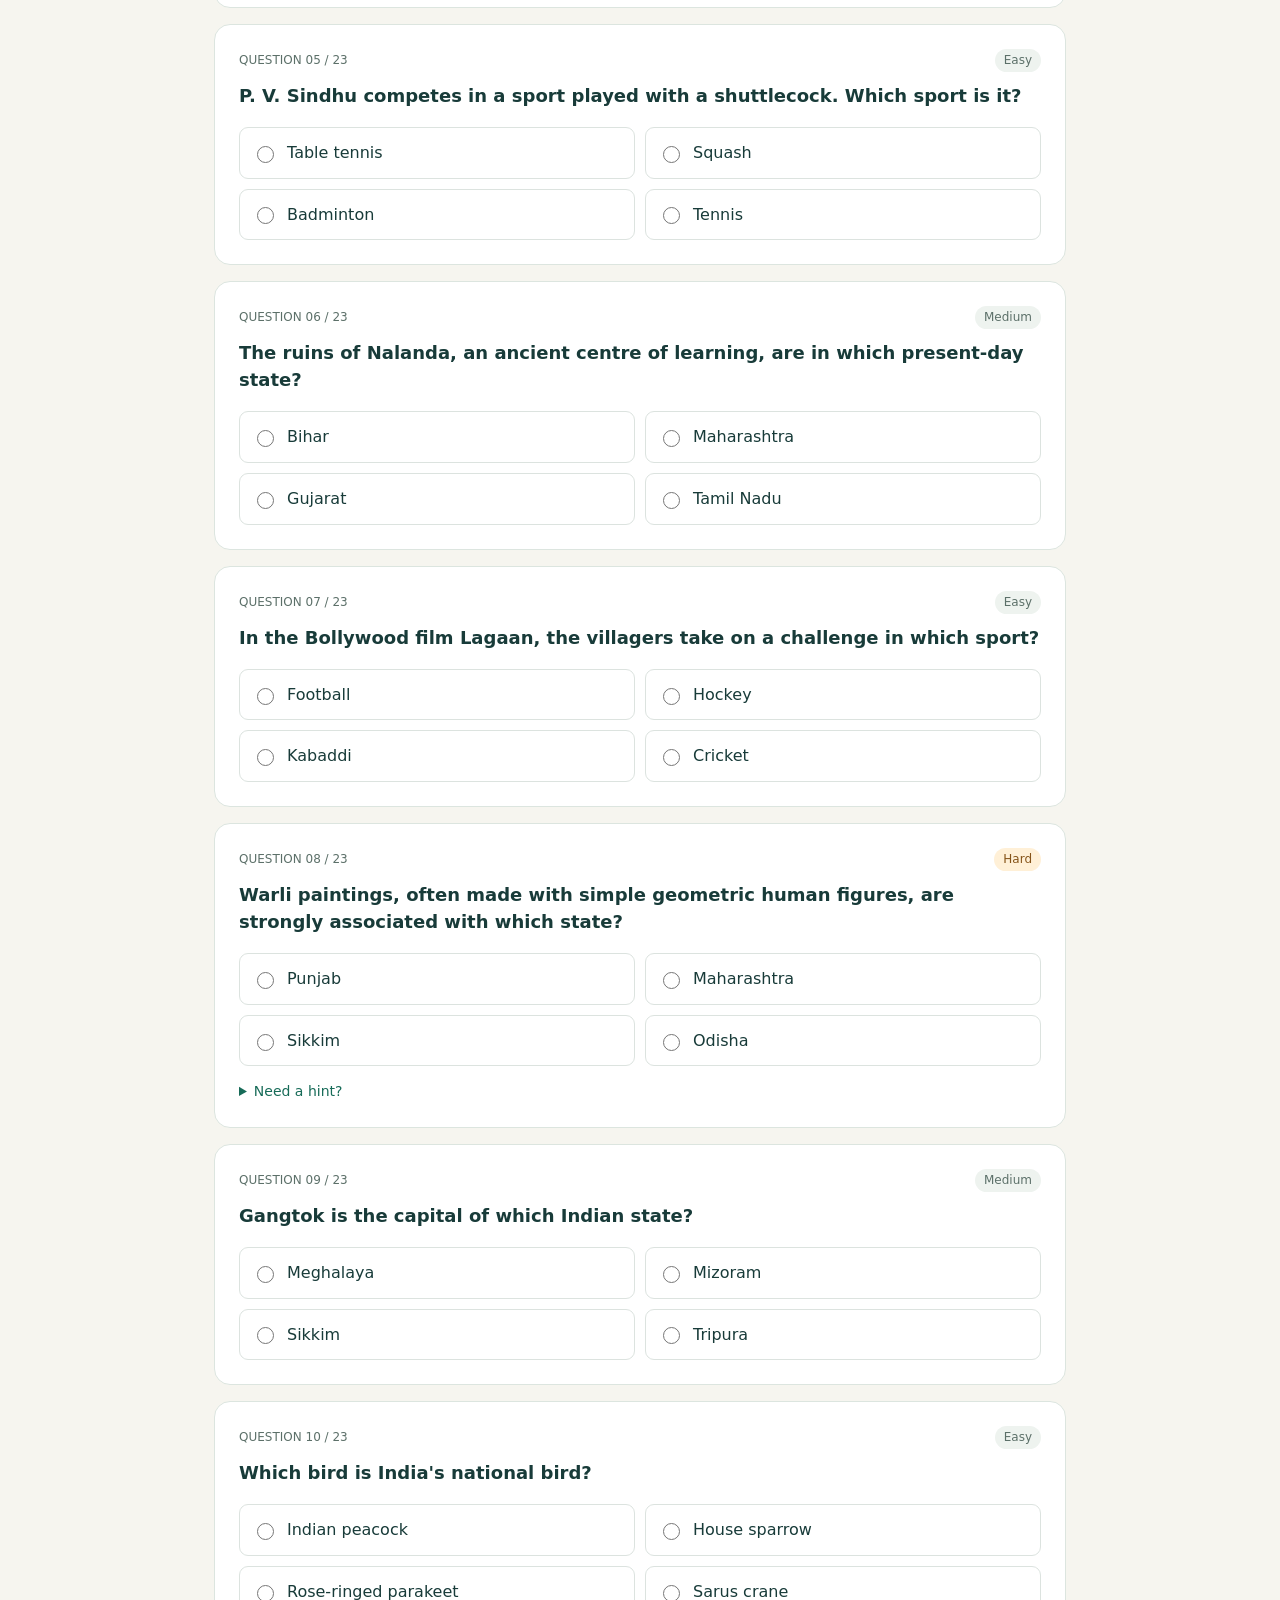
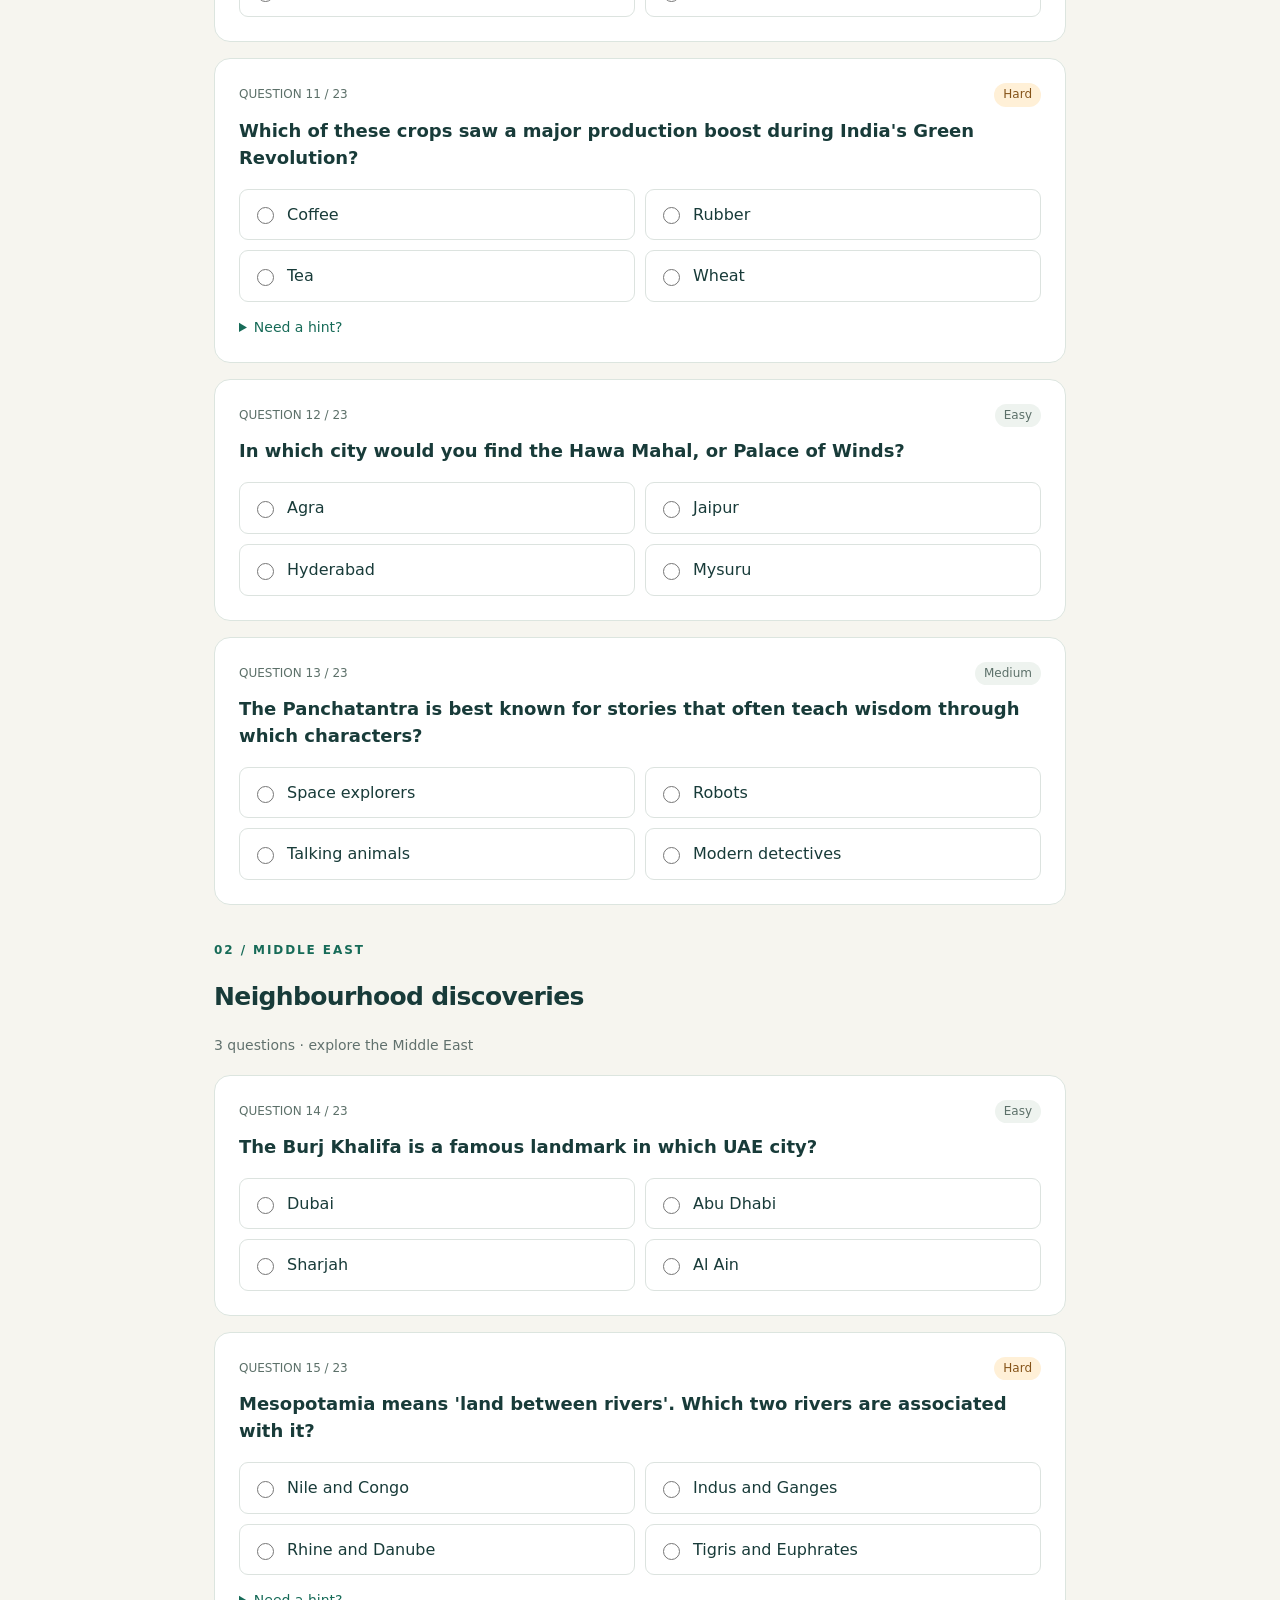
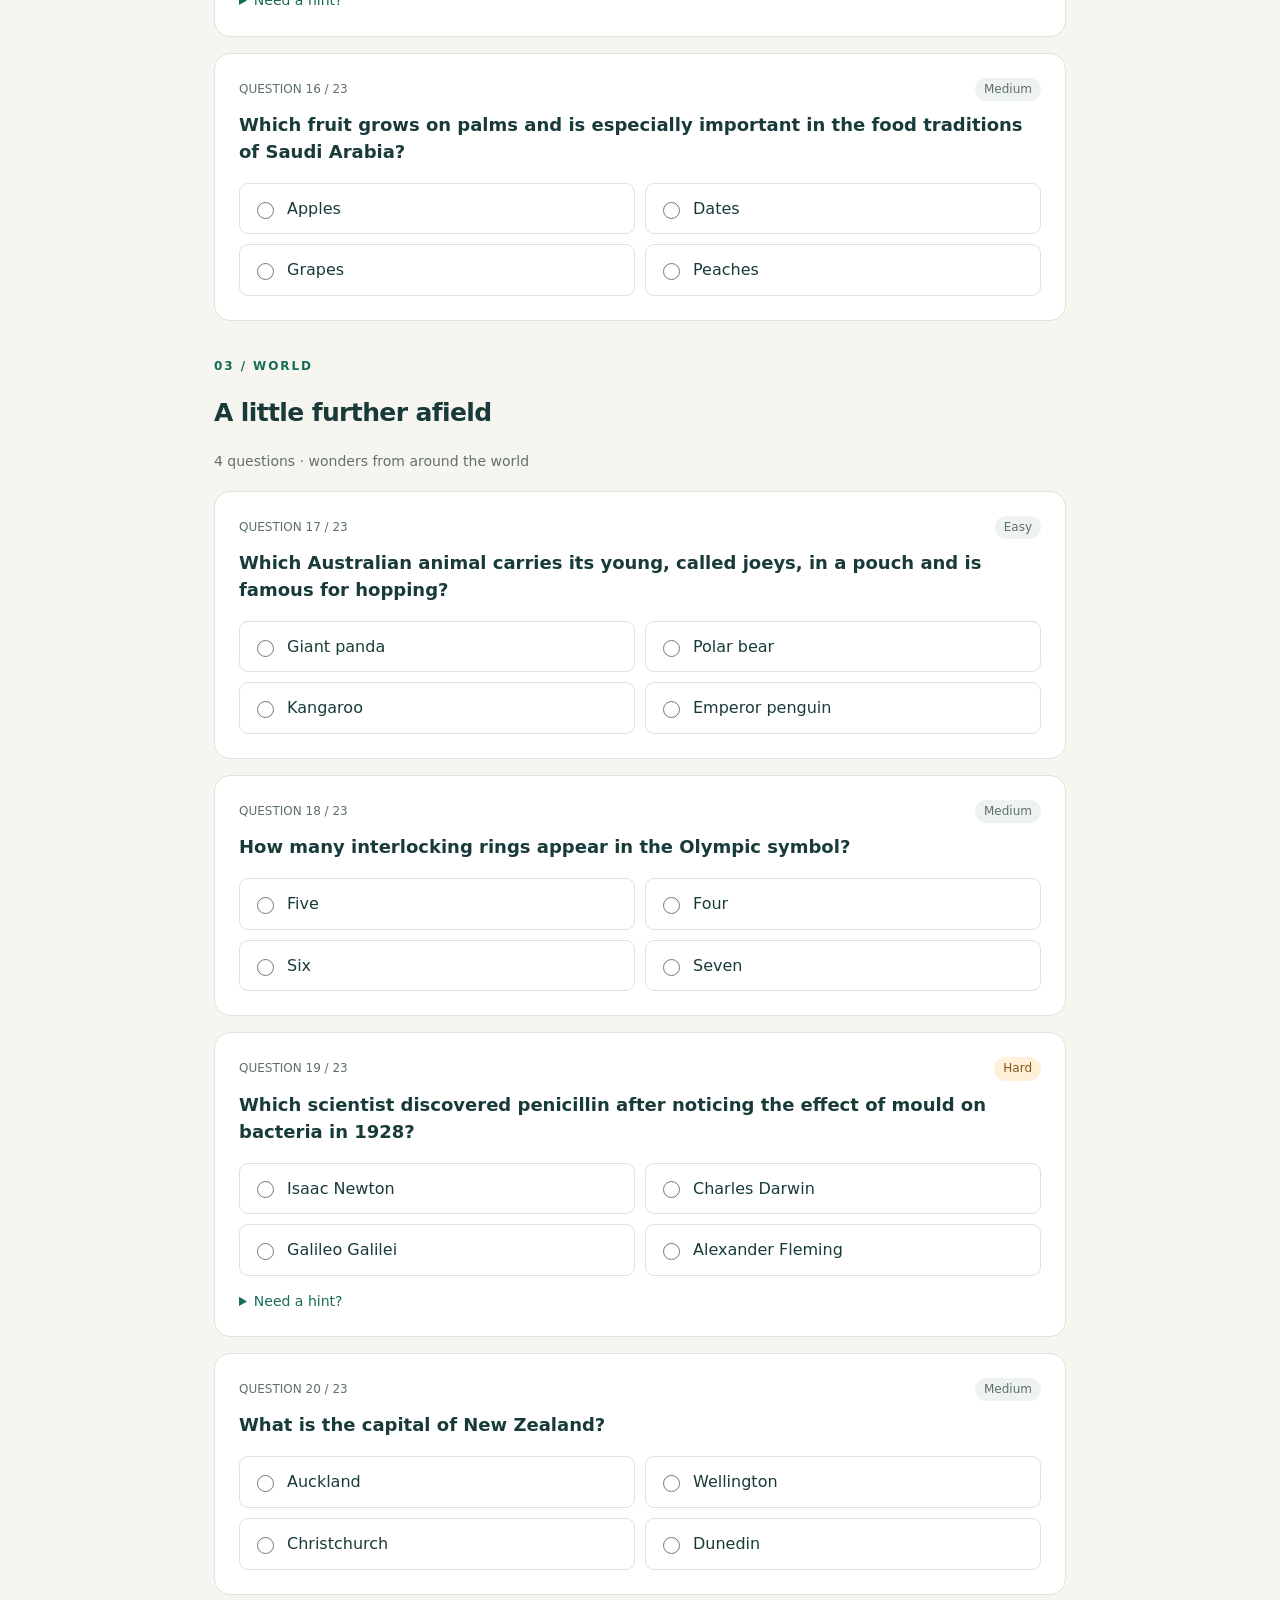
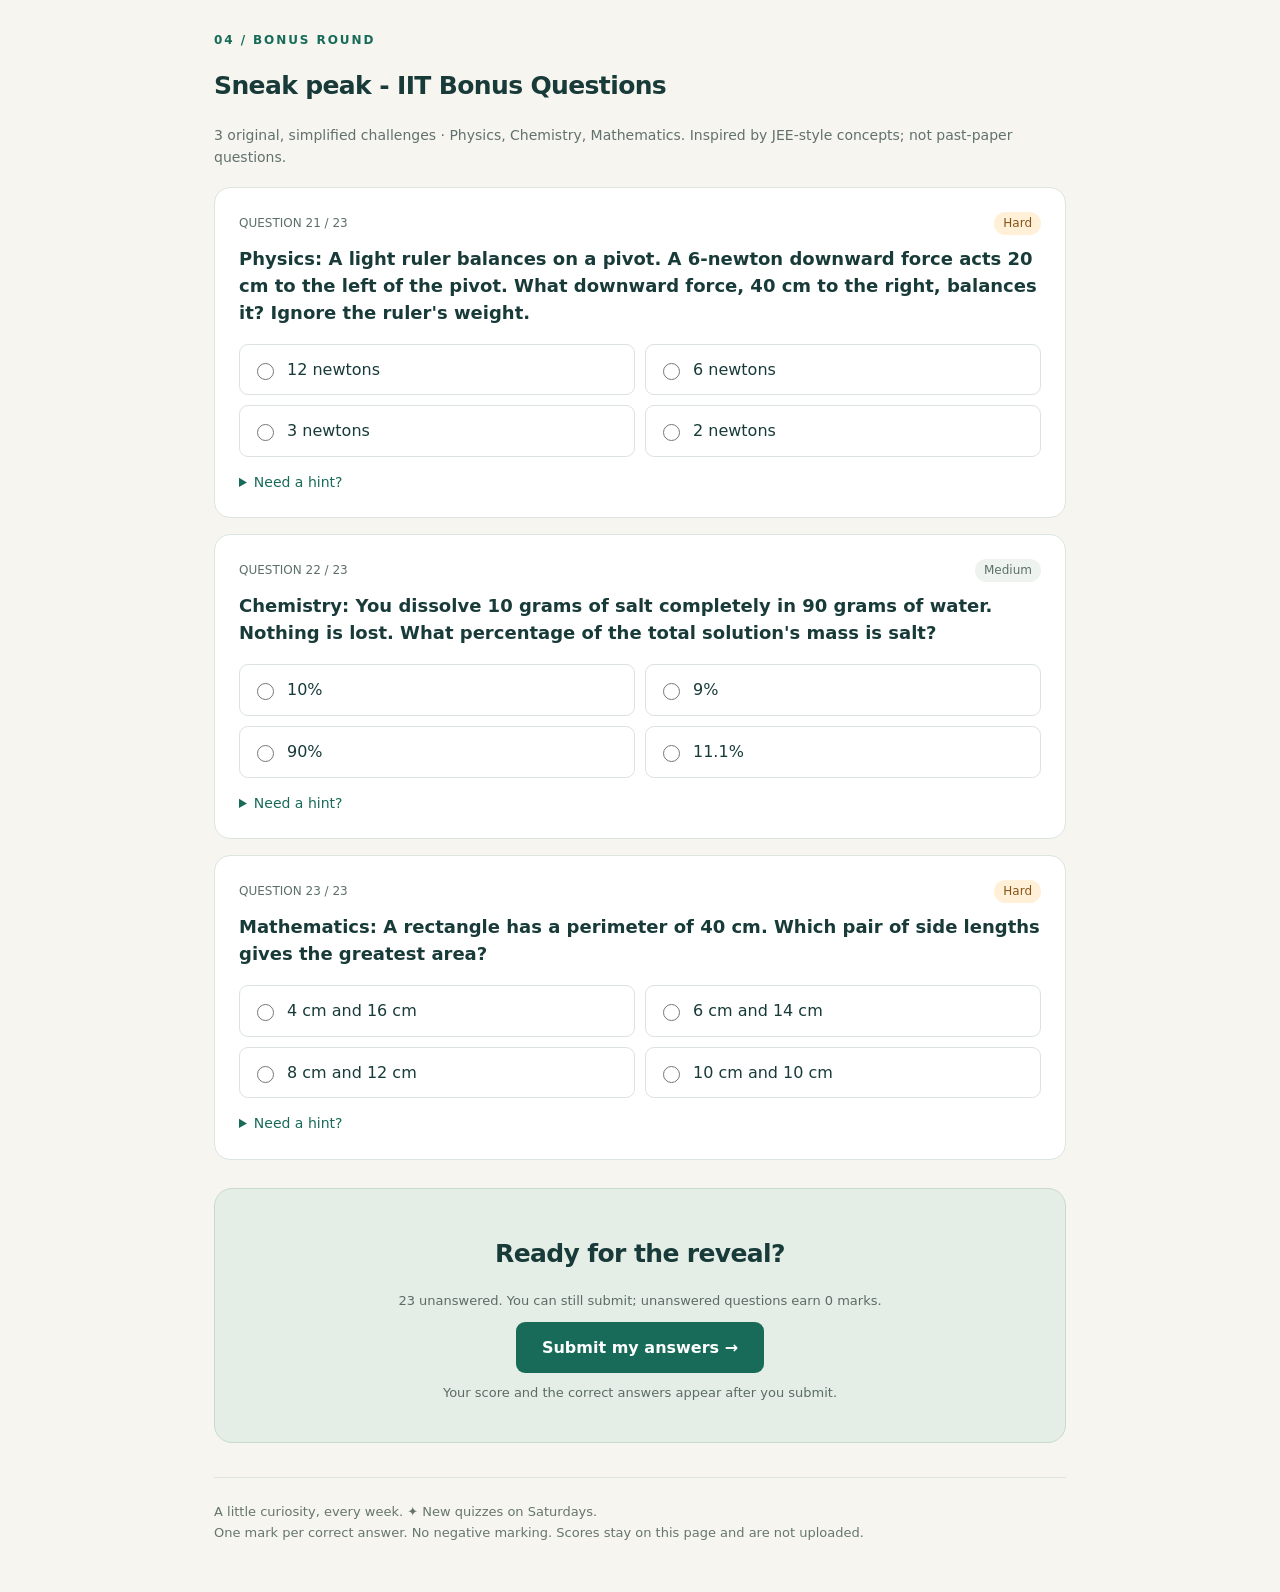
<file: quiz-archive/2026-10-31.html>
<!doctype html>
<html lang="en"><head><meta charset="utf-8"><meta name="viewport" content="width=device-width, initial-scale=1">
<meta name="description" content="A weekly adventure in general knowledge: 20 GK questions and 3 science and maths challenges.">
<title>Weekly GK Quiz · 31 October 2026 | Sadhika Hub</title><style>:root{color-scheme:light;--ink:#183b39;--green:#176b58;--paper:#f6f5ef;--line:#dce5df}*{box-sizing:border-box}body{margin:0;background:var(--paper);color:var(--ink);font:16px/1.6 system-ui,-apple-system,Segoe UI,sans-serif}a{color:var(--green);text-underline-offset:4px}button,input,summary{font:inherit}button,a,summary,input{touch-action:manipulation}:focus-visible{outline:3px solid #c07919;outline-offset:4px}.wrap{max-width:900px;margin:auto;padding:24px}.top{display:flex;justify-content:space-between;gap:20px;align-items:center;margin-bottom:38px}.brand{font-weight:800;text-decoration:none}.nav{display:flex;gap:20px;font-size:14px}.eyebrow{text-transform:uppercase;letter-spacing:.16em;font-size:12px;font-weight:800;color:var(--green)}h1{font-size:clamp(36px,6vw,58px);line-height:1.1;letter-spacing:-.045em;margin:14px 0}h2{font-size:25px;line-height:1.3;letter-spacing:-.025em}p{margin:10px 0}.intro{max-width:620px;color:#516764}.pills{display:flex;flex-wrap:wrap;gap:8px;margin:23px 0}.pill{border:1px solid #cddbd3;border-radius:30px;padding:5px 12px;font-size:13px;background:#fff8}.progressbox{position:sticky;top:0;z-index:2;background:#f6f5eff5;padding:12px 0;border-bottom:1px solid var(--line);margin-bottom:26px;backdrop-filter:blur(10px)}.progressline{display:flex;justify-content:space-between;font-size:13px;margin-bottom:7px}progress{display:block;width:100%;height:7px;accent-color:var(--green)}.sectionhead{margin:36px 0 18px}.sectionhead p{color:#61716d;font-size:14px}.card{min-width:0;background:white;border:1px solid var(--line);border-radius:16px;padding:24px;margin:0 0 16px}.question-title{font-size:18px;font-weight:650;line-height:1.5;margin:0 0 18px}.meta{display:flex;justify-content:space-between;align-items:center;margin-bottom:10px;font-size:12px;color:#5c7069}.difficulty{text-transform:capitalize;background:#eef3ef;padding:2px 9px;border-radius:20px}.hard{background:#fff0d7;color:#855318}.options{display:grid;grid-template-columns:1fr 1fr;gap:10px}.option{display:flex;gap:10px;align-items:center;border:1px solid #dce3df;border-radius:9px;padding:12px;cursor:pointer;min-height:50px}.option:hover{background:#f5f8f5}.option:has(input:checked){border-color:var(--green);background:#eaf4ec}.option input{accent-color:var(--green);width:17px;height:17px;flex-shrink:0}.option.correct{border-color:#27764d;background:#eaf6ed}.option.wrong{border-color:#a54238;background:#fff0ec}.option:has(input:disabled){cursor:default}.feedback{font-size:14px;border-top:1px solid var(--line);padding-top:12px;margin-top:16px}.feedback.good{color:#21643d}.feedback.bad{color:#92382f}details{margin-top:14px;font-size:14px}summary{cursor:pointer;color:var(--green);width:fit-content}details p{color:#596c65}.submitbox{text-align:center;background:#e5eee6;border:1px solid #c8dacd;border-radius:18px;padding:28px;margin:28px 0}.primary,.secondary{border:0;border-radius:9px;padding:13px 26px;cursor:pointer;font-weight:700}.primary{background:var(--green);color:white}.secondary{background:white;color:var(--green);border:1px solid #b9cec1}.primary:hover{background:#115441}.primary:disabled{opacity:.6;cursor:default}.fine{font-size:13px;color:#5b6c65}.results{background:#153f36;color:white;border-radius:18px;padding:28px;margin:25px 0;scroll-margin-top:90px}.results h2{margin:0 0 18px}.scores{display:grid;grid-template-columns:repeat(3,1fr);gap:12px}.score{background:#ffffff12;padding:15px;border-radius:10px}.score span{display:block;font-size:13px;color:#c4d9ce}.score strong{font-size:30px}.results p{color:#d5e4dc}.results button{margin-top:12px}footer{border-top:1px solid var(--line);padding:24px 0;margin-top:34px;font-size:13px;color:#65766e}.archive-list{list-style:none;padding:0}.archive-list a{display:flex;justify-content:space-between;gap:15px;padding:20px;background:white;border:1px solid var(--line);border-radius:12px;margin-bottom:12px;text-decoration:none}.archive-list a:hover{border-color:var(--green)}[hidden]{display:none!important}@media(max-width:560px){.wrap{padding:18px}.top{margin-bottom:26px}.nav{gap:12px}.card{padding:18px}.options{grid-template-columns:1fr}.scores{gap:7px}.score{padding:10px}.score strong{font-size:24px}.results{padding:20px}}@media print{.top,.progressbox,.submitbox,button,footer{display:none}.card{break-inside:avoid}body{background:white}.wrap{max-width:none}.results{color:black;background:white;border:1px solid}.results p,.score span{color:black}}
</style></head>
<body><div class="wrap"><header class="top"><a class="brand" href="../index.html">Sadhika Hub <span aria-hidden="true">✦</span></a>
<nav class="nav" aria-label="Main"><a href="../quiz.html">Latest quiz</a><a href="../quiz-archive.html">Past quizzes</a></nav></header>
<main><div class="eyebrow">THE WEEKLY QUIZ · Saturday edition</div><h1>Hello, curious mind.</h1>
<p class="intro">From India's stories to the wonders of the world. Pick your answers, follow your curiosity, and finish with a little science and maths adventure.</p>
<div class="pills"><span class="pill">31 October 2026</span><span class="pill">20 GK + 3 bonus</span><span class="pill">No timer · take your time</span></div>
<div class="progressbox"><div class="progressline"><span id="progress-label">0 of 23 answered</span><span id="remaining">23 left to explore</span></div><progress id="progress" max="23" value="0" aria-label="Questions answered"></progress></div>
<noscript><p>Please enable JavaScript to submit answers and see your score.</p></noscript>
<section id="results" class="results" aria-labelledby="results-title" tabindex="-1" hidden><h2 id="results-title">Your results</h2>
<div class="scores"><div class="score"><span>General knowledge</span><strong id="gk-score"></strong></div><div class="score"><span>Bonus round</span><strong id="bonus-score"></strong></div><div class="score"><span>Total marks</span><strong id="total-score"></strong></div></div><p id="result-message"></p><button id="retry-button" type="button" class="secondary">Try again</button></section>
<form id="quiz-form"><div class="sectionhead"><div class="eyebrow">01 / INDIA</div><h2>Around India</h2><p>13 questions · places, people, culture and discoveries</p></div><section class="card" id="question-0" role="group" aria-labelledby="question-title-0">
<div class="meta"><span>QUESTION 01 / 23</span><span class="difficulty medium">medium</span></div>
<h3 class="question-title" id="question-title-0">Which imaginary line of latitude passes through India?</h3><div class="options"><label class="option"><input type="radio" name="q0" value="0"><span>Equator</span></label><label class="option"><input type="radio" name="q0" value="1"><span>Tropic of Capricorn</span></label><label class="option"><input type="radio" name="q0" value="2"><span>Tropic of Cancer</span></label><label class="option"><input type="radio" name="q0" value="3"><span>Arctic Circle</span></label></div><p class="feedback" hidden></p></section><section class="card" id="question-1" role="group" aria-labelledby="question-title-1">
<div class="meta"><span>QUESTION 02 / 23</span><span class="difficulty easy">easy</span></div>
<h3 class="question-title" id="question-title-1">Bihu celebrations are especially associated with which Indian state?</h3><div class="options"><label class="option"><input type="radio" name="q1" value="0"><span>Assam</span></label><label class="option"><input type="radio" name="q1" value="1"><span>Kerala</span></label><label class="option"><input type="radio" name="q1" value="2"><span>Haryana</span></label><label class="option"><input type="radio" name="q1" value="3"><span>Goa</span></label></div><p class="feedback" hidden></p></section><section class="card" id="question-2" role="group" aria-labelledby="question-title-2">
<div class="meta"><span>QUESTION 03 / 23</span><span class="difficulty hard">hard</span></div>
<h3 class="question-title" id="question-title-2">C. V. Raman&#x27;s Nobel-winning research explored the scattering of what?</h3><div class="options"><label class="option"><input type="radio" name="q2" value="0"><span>Sound</span></label><label class="option"><input type="radio" name="q2" value="1"><span>Light</span></label><label class="option"><input type="radio" name="q2" value="2"><span>Seeds</span></label><label class="option"><input type="radio" name="q2" value="3"><span>Ocean currents</span></label></div><details><summary>Need a hint?</summary><p>Think of what passes through a prism and can form a spectrum.</p></details><p class="feedback" hidden></p></section><section class="card" id="question-3" role="group" aria-labelledby="question-title-3">
<div class="meta"><span>QUESTION 04 / 23</span><span class="difficulty easy">easy</span></div>
<h3 class="question-title" id="question-title-3">What is the minimum voting age for an Indian citizen in a Lok Sabha election?</h3><div class="options"><label class="option"><input type="radio" name="q3" value="0"><span>16 years</span></label><label class="option"><input type="radio" name="q3" value="1"><span>21 years</span></label><label class="option"><input type="radio" name="q3" value="2"><span>25 years</span></label><label class="option"><input type="radio" name="q3" value="3"><span>18 years</span></label></div><p class="feedback" hidden></p></section><section class="card" id="question-4" role="group" aria-labelledby="question-title-4">
<div class="meta"><span>QUESTION 05 / 23</span><span class="difficulty easy">easy</span></div>
<h3 class="question-title" id="question-title-4">P. V. Sindhu competes in a sport played with a shuttlecock. Which sport is it?</h3><div class="options"><label class="option"><input type="radio" name="q4" value="0"><span>Table tennis</span></label><label class="option"><input type="radio" name="q4" value="1"><span>Squash</span></label><label class="option"><input type="radio" name="q4" value="2"><span>Badminton</span></label><label class="option"><input type="radio" name="q4" value="3"><span>Tennis</span></label></div><p class="feedback" hidden></p></section><section class="card" id="question-5" role="group" aria-labelledby="question-title-5">
<div class="meta"><span>QUESTION 06 / 23</span><span class="difficulty medium">medium</span></div>
<h3 class="question-title" id="question-title-5">The ruins of Nalanda, an ancient centre of learning, are in which present-day state?</h3><div class="options"><label class="option"><input type="radio" name="q5" value="0"><span>Bihar</span></label><label class="option"><input type="radio" name="q5" value="1"><span>Maharashtra</span></label><label class="option"><input type="radio" name="q5" value="2"><span>Gujarat</span></label><label class="option"><input type="radio" name="q5" value="3"><span>Tamil Nadu</span></label></div><p class="feedback" hidden></p></section><section class="card" id="question-6" role="group" aria-labelledby="question-title-6">
<div class="meta"><span>QUESTION 07 / 23</span><span class="difficulty easy">easy</span></div>
<h3 class="question-title" id="question-title-6">In the Bollywood film Lagaan, the villagers take on a challenge in which sport?</h3><div class="options"><label class="option"><input type="radio" name="q6" value="0"><span>Football</span></label><label class="option"><input type="radio" name="q6" value="1"><span>Hockey</span></label><label class="option"><input type="radio" name="q6" value="2"><span>Kabaddi</span></label><label class="option"><input type="radio" name="q6" value="3"><span>Cricket</span></label></div><p class="feedback" hidden></p></section><section class="card" id="question-7" role="group" aria-labelledby="question-title-7">
<div class="meta"><span>QUESTION 08 / 23</span><span class="difficulty hard">hard</span></div>
<h3 class="question-title" id="question-title-7">Warli paintings, often made with simple geometric human figures, are strongly associated with which state?</h3><div class="options"><label class="option"><input type="radio" name="q7" value="0"><span>Punjab</span></label><label class="option"><input type="radio" name="q7" value="1"><span>Maharashtra</span></label><label class="option"><input type="radio" name="q7" value="2"><span>Sikkim</span></label><label class="option"><input type="radio" name="q7" value="3"><span>Odisha</span></label></div><details><summary>Need a hint?</summary><p>Look to western India, in the state whose capital is Mumbai.</p></details><p class="feedback" hidden></p></section><section class="card" id="question-8" role="group" aria-labelledby="question-title-8">
<div class="meta"><span>QUESTION 09 / 23</span><span class="difficulty medium">medium</span></div>
<h3 class="question-title" id="question-title-8">Gangtok is the capital of which Indian state?</h3><div class="options"><label class="option"><input type="radio" name="q8" value="0"><span>Meghalaya</span></label><label class="option"><input type="radio" name="q8" value="1"><span>Mizoram</span></label><label class="option"><input type="radio" name="q8" value="2"><span>Sikkim</span></label><label class="option"><input type="radio" name="q8" value="3"><span>Tripura</span></label></div><p class="feedback" hidden></p></section><section class="card" id="question-9" role="group" aria-labelledby="question-title-9">
<div class="meta"><span>QUESTION 10 / 23</span><span class="difficulty easy">easy</span></div>
<h3 class="question-title" id="question-title-9">Which bird is India&#x27;s national bird?</h3><div class="options"><label class="option"><input type="radio" name="q9" value="0"><span>Indian peacock</span></label><label class="option"><input type="radio" name="q9" value="1"><span>House sparrow</span></label><label class="option"><input type="radio" name="q9" value="2"><span>Rose-ringed parakeet</span></label><label class="option"><input type="radio" name="q9" value="3"><span>Sarus crane</span></label></div><p class="feedback" hidden></p></section><section class="card" id="question-10" role="group" aria-labelledby="question-title-10">
<div class="meta"><span>QUESTION 11 / 23</span><span class="difficulty hard">hard</span></div>
<h3 class="question-title" id="question-title-10">Which of these crops saw a major production boost during India&#x27;s Green Revolution?</h3><div class="options"><label class="option"><input type="radio" name="q10" value="0"><span>Coffee</span></label><label class="option"><input type="radio" name="q10" value="1"><span>Rubber</span></label><label class="option"><input type="radio" name="q10" value="2"><span>Tea</span></label><label class="option"><input type="radio" name="q10" value="3"><span>Wheat</span></label></div><details><summary>Need a hint?</summary><p>Think of a cereal commonly ground into flour for chapatis.</p></details><p class="feedback" hidden></p></section><section class="card" id="question-11" role="group" aria-labelledby="question-title-11">
<div class="meta"><span>QUESTION 12 / 23</span><span class="difficulty easy">easy</span></div>
<h3 class="question-title" id="question-title-11">In which city would you find the Hawa Mahal, or Palace of Winds?</h3><div class="options"><label class="option"><input type="radio" name="q11" value="0"><span>Agra</span></label><label class="option"><input type="radio" name="q11" value="1"><span>Jaipur</span></label><label class="option"><input type="radio" name="q11" value="2"><span>Hyderabad</span></label><label class="option"><input type="radio" name="q11" value="3"><span>Mysuru</span></label></div><p class="feedback" hidden></p></section><section class="card" id="question-12" role="group" aria-labelledby="question-title-12">
<div class="meta"><span>QUESTION 13 / 23</span><span class="difficulty medium">medium</span></div>
<h3 class="question-title" id="question-title-12">The Panchatantra is best known for stories that often teach wisdom through which characters?</h3><div class="options"><label class="option"><input type="radio" name="q12" value="0"><span>Space explorers</span></label><label class="option"><input type="radio" name="q12" value="1"><span>Robots</span></label><label class="option"><input type="radio" name="q12" value="2"><span>Talking animals</span></label><label class="option"><input type="radio" name="q12" value="3"><span>Modern detectives</span></label></div><p class="feedback" hidden></p></section><div class="sectionhead"><div class="eyebrow">02 / MIDDLE EAST</div><h2>Neighbourhood discoveries</h2><p>3 questions · explore the Middle East</p></div><section class="card" id="question-13" role="group" aria-labelledby="question-title-13">
<div class="meta"><span>QUESTION 14 / 23</span><span class="difficulty easy">easy</span></div>
<h3 class="question-title" id="question-title-13">The Burj Khalifa is a famous landmark in which UAE city?</h3><div class="options"><label class="option"><input type="radio" name="q13" value="0"><span>Dubai</span></label><label class="option"><input type="radio" name="q13" value="1"><span>Abu Dhabi</span></label><label class="option"><input type="radio" name="q13" value="2"><span>Sharjah</span></label><label class="option"><input type="radio" name="q13" value="3"><span>Al Ain</span></label></div><p class="feedback" hidden></p></section><section class="card" id="question-14" role="group" aria-labelledby="question-title-14">
<div class="meta"><span>QUESTION 15 / 23</span><span class="difficulty hard">hard</span></div>
<h3 class="question-title" id="question-title-14">Mesopotamia means &#x27;land between rivers&#x27;. Which two rivers are associated with it?</h3><div class="options"><label class="option"><input type="radio" name="q14" value="0"><span>Nile and Congo</span></label><label class="option"><input type="radio" name="q14" value="1"><span>Indus and Ganges</span></label><label class="option"><input type="radio" name="q14" value="2"><span>Rhine and Danube</span></label><label class="option"><input type="radio" name="q14" value="3"><span>Tigris and Euphrates</span></label></div><details><summary>Need a hint?</summary><p>Both rivers flow through Iraq; look away from Africa, India and Europe.</p></details><p class="feedback" hidden></p></section><section class="card" id="question-15" role="group" aria-labelledby="question-title-15">
<div class="meta"><span>QUESTION 16 / 23</span><span class="difficulty medium">medium</span></div>
<h3 class="question-title" id="question-title-15">Which fruit grows on palms and is especially important in the food traditions of Saudi Arabia?</h3><div class="options"><label class="option"><input type="radio" name="q15" value="0"><span>Apples</span></label><label class="option"><input type="radio" name="q15" value="1"><span>Dates</span></label><label class="option"><input type="radio" name="q15" value="2"><span>Grapes</span></label><label class="option"><input type="radio" name="q15" value="3"><span>Peaches</span></label></div><p class="feedback" hidden></p></section><div class="sectionhead"><div class="eyebrow">03 / WORLD</div><h2>A little further afield</h2><p>4 questions · wonders from around the world</p></div><section class="card" id="question-16" role="group" aria-labelledby="question-title-16">
<div class="meta"><span>QUESTION 17 / 23</span><span class="difficulty easy">easy</span></div>
<h3 class="question-title" id="question-title-16">Which Australian animal carries its young, called joeys, in a pouch and is famous for hopping?</h3><div class="options"><label class="option"><input type="radio" name="q16" value="0"><span>Giant panda</span></label><label class="option"><input type="radio" name="q16" value="1"><span>Polar bear</span></label><label class="option"><input type="radio" name="q16" value="2"><span>Kangaroo</span></label><label class="option"><input type="radio" name="q16" value="3"><span>Emperor penguin</span></label></div><p class="feedback" hidden></p></section><section class="card" id="question-17" role="group" aria-labelledby="question-title-17">
<div class="meta"><span>QUESTION 18 / 23</span><span class="difficulty medium">medium</span></div>
<h3 class="question-title" id="question-title-17">How many interlocking rings appear in the Olympic symbol?</h3><div class="options"><label class="option"><input type="radio" name="q17" value="0"><span>Five</span></label><label class="option"><input type="radio" name="q17" value="1"><span>Four</span></label><label class="option"><input type="radio" name="q17" value="2"><span>Six</span></label><label class="option"><input type="radio" name="q17" value="3"><span>Seven</span></label></div><p class="feedback" hidden></p></section><section class="card" id="question-18" role="group" aria-labelledby="question-title-18">
<div class="meta"><span>QUESTION 19 / 23</span><span class="difficulty hard">hard</span></div>
<h3 class="question-title" id="question-title-18">Which scientist discovered penicillin after noticing the effect of mould on bacteria in 1928?</h3><div class="options"><label class="option"><input type="radio" name="q18" value="0"><span>Isaac Newton</span></label><label class="option"><input type="radio" name="q18" value="1"><span>Charles Darwin</span></label><label class="option"><input type="radio" name="q18" value="2"><span>Galileo Galilei</span></label><label class="option"><input type="radio" name="q18" value="3"><span>Alexander Fleming</span></label></div><details><summary>Need a hint?</summary><p>Think of a Scottish researcher working with microbes, rather than planets or evolution.</p></details><p class="feedback" hidden></p></section><section class="card" id="question-19" role="group" aria-labelledby="question-title-19">
<div class="meta"><span>QUESTION 20 / 23</span><span class="difficulty medium">medium</span></div>
<h3 class="question-title" id="question-title-19">What is the capital of New Zealand?</h3><div class="options"><label class="option"><input type="radio" name="q19" value="0"><span>Auckland</span></label><label class="option"><input type="radio" name="q19" value="1"><span>Wellington</span></label><label class="option"><input type="radio" name="q19" value="2"><span>Christchurch</span></label><label class="option"><input type="radio" name="q19" value="3"><span>Dunedin</span></label></div><p class="feedback" hidden></p></section><div class="sectionhead"><div class="eyebrow">04 / BONUS ROUND</div><h2>Sneak peak - IIT Bonus Questions</h2><p>3 original, simplified challenges · Physics, Chemistry, Mathematics. Inspired by JEE-style concepts; not past-paper questions.</p></div><section class="card" id="question-20" role="group" aria-labelledby="question-title-20">
<div class="meta"><span>QUESTION 21 / 23</span><span class="difficulty hard">hard</span></div>
<h3 class="question-title" id="question-title-20">Physics: A light ruler balances on a pivot. A 6-newton downward force acts 20 cm to the left of the pivot. What downward force, 40 cm to the right, balances it? Ignore the ruler&#x27;s weight.</h3><div class="options"><label class="option"><input type="radio" name="q20" value="0"><span>12 newtons</span></label><label class="option"><input type="radio" name="q20" value="1"><span>6 newtons</span></label><label class="option"><input type="radio" name="q20" value="2"><span>3 newtons</span></label><label class="option"><input type="radio" name="q20" value="3"><span>2 newtons</span></label></div><details><summary>Need a hint?</summary><p>For balance, force multiplied by distance from the pivot must be equal on both sides.</p></details><p class="feedback" hidden></p></section><section class="card" id="question-21" role="group" aria-labelledby="question-title-21">
<div class="meta"><span>QUESTION 22 / 23</span><span class="difficulty medium">medium</span></div>
<h3 class="question-title" id="question-title-21">Chemistry: You dissolve 10 grams of salt completely in 90 grams of water. Nothing is lost. What percentage of the total solution&#x27;s mass is salt?</h3><div class="options"><label class="option"><input type="radio" name="q21" value="0"><span>10%</span></label><label class="option"><input type="radio" name="q21" value="1"><span>9%</span></label><label class="option"><input type="radio" name="q21" value="2"><span>90%</span></label><label class="option"><input type="radio" name="q21" value="3"><span>11.1%</span></label></div><details><summary>Need a hint?</summary><p>The solution includes both salt and water. Divide the salt&#x27;s mass by the total mass, then multiply by 100.</p></details><p class="feedback" hidden></p></section><section class="card" id="question-22" role="group" aria-labelledby="question-title-22">
<div class="meta"><span>QUESTION 23 / 23</span><span class="difficulty hard">hard</span></div>
<h3 class="question-title" id="question-title-22">Mathematics: A rectangle has a perimeter of 40 cm. Which pair of side lengths gives the greatest area?</h3><div class="options"><label class="option"><input type="radio" name="q22" value="0"><span>4 cm and 16 cm</span></label><label class="option"><input type="radio" name="q22" value="1"><span>6 cm and 14 cm</span></label><label class="option"><input type="radio" name="q22" value="2"><span>8 cm and 12 cm</span></label><label class="option"><input type="radio" name="q22" value="3"><span>10 cm and 10 cm</span></label></div><details><summary>Need a hint?</summary><p>All four pairs use the same perimeter. Multiply length by width for each pair and compare.</p></details><p class="feedback" hidden></p></section><div class="submitbox"><h2>Ready for the reveal?</h2><p id="submit-note" class="fine"></p><button class="primary" id="submit-button" type="submit">Submit my answers →</button><p class="fine">Your score and the correct answers appear after you submit.</p></div></form></main><footer>A little curiosity, every week. <span aria-hidden="true">✦</span> New quizzes on Saturdays.<br>One mark per correct answer. No negative marking. Scores stay on this page and are not uploaded.</footer>
</div><script id="quiz-data" type="application/json">{"questions": [{"category": "India", "question": "Which imaginary line of latitude passes through India?", "options": ["Equator", "Tropic of Capricorn", "Tropic of Cancer", "Arctic Circle"], "answer": "Tropic of Cancer", "difficulty": "medium", "hint": ""}, {"category": "India", "question": "Bihu celebrations are especially associated with which Indian state?", "options": ["Assam", "Kerala", "Haryana", "Goa"], "answer": "Assam", "difficulty": "easy", "hint": ""}, {"category": "India", "question": "C. V. Raman's Nobel-winning research explored the scattering of what?", "options": ["Sound", "Light", "Seeds", "Ocean currents"], "answer": "Light", "difficulty": "hard", "hint": "Think of what passes through a prism and can form a spectrum."}, {"category": "India", "question": "What is the minimum voting age for an Indian citizen in a Lok Sabha election?", "options": ["16 years", "21 years", "25 years", "18 years"], "answer": "18 years", "difficulty": "easy", "hint": ""}, {"category": "India", "question": "P. V. Sindhu competes in a sport played with a shuttlecock. Which sport is it?", "options": ["Table tennis", "Squash", "Badminton", "Tennis"], "answer": "Badminton", "difficulty": "easy", "hint": ""}, {"category": "India", "question": "The ruins of Nalanda, an ancient centre of learning, are in which present-day state?", "options": ["Bihar", "Maharashtra", "Gujarat", "Tamil Nadu"], "answer": "Bihar", "difficulty": "medium", "hint": ""}, {"category": "India", "question": "In the Bollywood film Lagaan, the villagers take on a challenge in which sport?", "options": ["Football", "Hockey", "Kabaddi", "Cricket"], "answer": "Cricket", "difficulty": "easy", "hint": ""}, {"category": "India", "question": "Warli paintings, often made with simple geometric human figures, are strongly associated with which state?", "options": ["Punjab", "Maharashtra", "Sikkim", "Odisha"], "answer": "Maharashtra", "difficulty": "hard", "hint": "Look to western India, in the state whose capital is Mumbai."}, {"category": "India", "question": "Gangtok is the capital of which Indian state?", "options": ["Meghalaya", "Mizoram", "Sikkim", "Tripura"], "answer": "Sikkim", "difficulty": "medium", "hint": ""}, {"category": "India", "question": "Which bird is India's national bird?", "options": ["Indian peacock", "House sparrow", "Rose-ringed parakeet", "Sarus crane"], "answer": "Indian peacock", "difficulty": "easy", "hint": ""}, {"category": "India", "question": "Which of these crops saw a major production boost during India's Green Revolution?", "options": ["Coffee", "Rubber", "Tea", "Wheat"], "answer": "Wheat", "difficulty": "hard", "hint": "Think of a cereal commonly ground into flour for chapatis."}, {"category": "India", "question": "In which city would you find the Hawa Mahal, or Palace of Winds?", "options": ["Agra", "Jaipur", "Hyderabad", "Mysuru"], "answer": "Jaipur", "difficulty": "easy", "hint": ""}, {"category": "India", "question": "The Panchatantra is best known for stories that often teach wisdom through which characters?", "options": ["Space explorers", "Robots", "Talking animals", "Modern detectives"], "answer": "Talking animals", "difficulty": "medium", "hint": ""}, {"category": "Middle East", "question": "The Burj Khalifa is a famous landmark in which UAE city?", "options": ["Dubai", "Abu Dhabi", "Sharjah", "Al Ain"], "answer": "Dubai", "difficulty": "easy", "hint": ""}, {"category": "Middle East", "question": "Mesopotamia means 'land between rivers'. Which two rivers are associated with it?", "options": ["Nile and Congo", "Indus and Ganges", "Rhine and Danube", "Tigris and Euphrates"], "answer": "Tigris and Euphrates", "difficulty": "hard", "hint": "Both rivers flow through Iraq; look away from Africa, India and Europe."}, {"category": "Middle East", "question": "Which fruit grows on palms and is especially important in the food traditions of Saudi Arabia?", "options": ["Apples", "Dates", "Grapes", "Peaches"], "answer": "Dates", "difficulty": "medium", "hint": ""}, {"category": "Global", "question": "Which Australian animal carries its young, called joeys, in a pouch and is famous for hopping?", "options": ["Giant panda", "Polar bear", "Kangaroo", "Emperor penguin"], "answer": "Kangaroo", "difficulty": "easy", "hint": ""}, {"category": "Global", "question": "How many interlocking rings appear in the Olympic symbol?", "options": ["Five", "Four", "Six", "Seven"], "answer": "Five", "difficulty": "medium", "hint": ""}, {"category": "Global", "question": "Which scientist discovered penicillin after noticing the effect of mould on bacteria in 1928?", "options": ["Isaac Newton", "Charles Darwin", "Galileo Galilei", "Alexander Fleming"], "answer": "Alexander Fleming", "difficulty": "hard", "hint": "Think of a Scottish researcher working with microbes, rather than planets or evolution."}, {"category": "Global", "question": "What is the capital of New Zealand?", "options": ["Auckland", "Wellington", "Christchurch", "Dunedin"], "answer": "Wellington", "difficulty": "medium", "hint": ""}, {"category": "IIT Bonus", "question": "Physics: A light ruler balances on a pivot. A 6-newton downward force acts 20 cm to the left of the pivot. What downward force, 40 cm to the right, balances it? Ignore the ruler's weight.", "options": ["12 newtons", "6 newtons", "3 newtons", "2 newtons"], "answer": "3 newtons", "difficulty": "hard", "hint": "For balance, force multiplied by distance from the pivot must be equal on both sides."}, {"category": "IIT Bonus", "question": "Chemistry: You dissolve 10 grams of salt completely in 90 grams of water. Nothing is lost. What percentage of the total solution's mass is salt?", "options": ["10%", "9%", "90%", "11.1%"], "answer": "10%", "difficulty": "medium", "hint": "The solution includes both salt and water. Divide the salt's mass by the total mass, then multiply by 100."}, {"category": "IIT Bonus", "question": "Mathematics: A rectangle has a perimeter of 40 cm. Which pair of side lengths gives the greatest area?", "options": ["4 cm and 16 cm", "6 cm and 14 cm", "8 cm and 12 cm", "10 cm and 10 cm"], "answer": "10 cm and 10 cm", "difficulty": "hard", "hint": "All four pairs use the same perimeter. Multiply length by width for each pair and compare."}]}</script><script>/* Each dated page embeds this script so its behaviour stays with that edition. */
function scoreQuiz(questions, answers) {
  let gk = 0, bonus = 0, answered = 0;
  questions.forEach((q, i) => {
    if (Number.isInteger(answers[i]) && answers[i] >= 0 && answers[i] < 4) {
      answered++;
      if (q.options[answers[i]] === q.answer) q.category === 'IIT Bonus' ? bonus++ : gk++;
    }
  });
  return { gk, bonus, total: gk + bonus, answered };
}
if (typeof module !== 'undefined') module.exports = { scoreQuiz };
if (typeof document !== 'undefined') {
  const questions = JSON.parse(document.getElementById('quiz-data').textContent).questions;
  const form = document.getElementById('quiz-form');
  const results = document.getElementById('results');
  const progress = document.getElementById('progress');
  let submitted = false;
  const answers = () => questions.map((_, i) => {
    const selected = form.querySelector(`input[name="q${i}"]:checked`);
    return selected ? Number(selected.value) : null;
  });
  const updateProgress = () => {
    const count = scoreQuiz(questions, answers()).answered;
    progress.value = count;
    document.getElementById('progress-label').textContent = `${count} of 23 answered`;
    document.getElementById('remaining').textContent = count === 23 ? 'Ready when you are!' : `${23 - count} left to explore`;
    document.getElementById('submit-note').textContent = count === 23 ? 'All set! Submit to see your score and review the answers.' : `${23 - count} unanswered. You can still submit; unanswered questions earn 0 marks.`;
  };
  form.addEventListener('change', updateProgress);
  form.addEventListener('submit', event => {
    event.preventDefault();
    if (submitted) return;
    submitted = true;
    const selected = answers();
    const score = scoreQuiz(questions, selected);
    document.getElementById('gk-score').textContent = `${score.gk}/20`;
    document.getElementById('bonus-score').textContent = `${score.bonus}/3`;
    document.getElementById('total-score').textContent = `${score.total}/23`;
    document.getElementById('result-message').textContent = score.total === 23 ? 'A full score — brilliant exploring! Try another edition next time.' : `Every question is a chance to learn. Review the answers below, then try again! ${23 - score.answered} unanswered.`;
    questions.forEach((q, i) => {
      const card = document.getElementById(`question-${i}`);
      const correct = q.options.indexOf(q.answer);
      card.querySelectorAll('input').forEach(input => {
        input.disabled = true;
        if (Number(input.value) === correct) input.closest('label').classList.add('correct');
        else if (input.checked) input.closest('label').classList.add('wrong');
      });
      const feedback = card.querySelector('.feedback');
      const ok = selected[i] === correct;
      feedback.className = `feedback ${ok ? 'good' : 'bad'}`;
      feedback.textContent = ok ? `Correct! +1 mark. ${q.answer}` : `${selected[i] === null ? 'Not answered.' : 'Not quite.'} Correct answer: ${q.answer}`;
      feedback.hidden = false;
    });
    document.getElementById('submit-button').disabled = true;
    results.hidden = false;
    results.focus();
    results.scrollIntoView({ behavior: 'smooth', block: 'start' });
  });
  document.getElementById('retry-button').addEventListener('click', () => {
    form.reset(); submitted = false;
    form.querySelectorAll('input').forEach(input => { input.disabled = false; });
    form.querySelectorAll('label').forEach(label => label.classList.remove('correct', 'wrong'));
    form.querySelectorAll('.feedback').forEach(el => { el.hidden = true; el.textContent = ''; });
    form.querySelectorAll('details').forEach(el => { el.open = false; });
    document.getElementById('submit-button').disabled = false;
    results.hidden = true;
    updateProgress();
    form.querySelector('input').focus();
  });
  updateProgress();
}
</script></body></html>
</file>
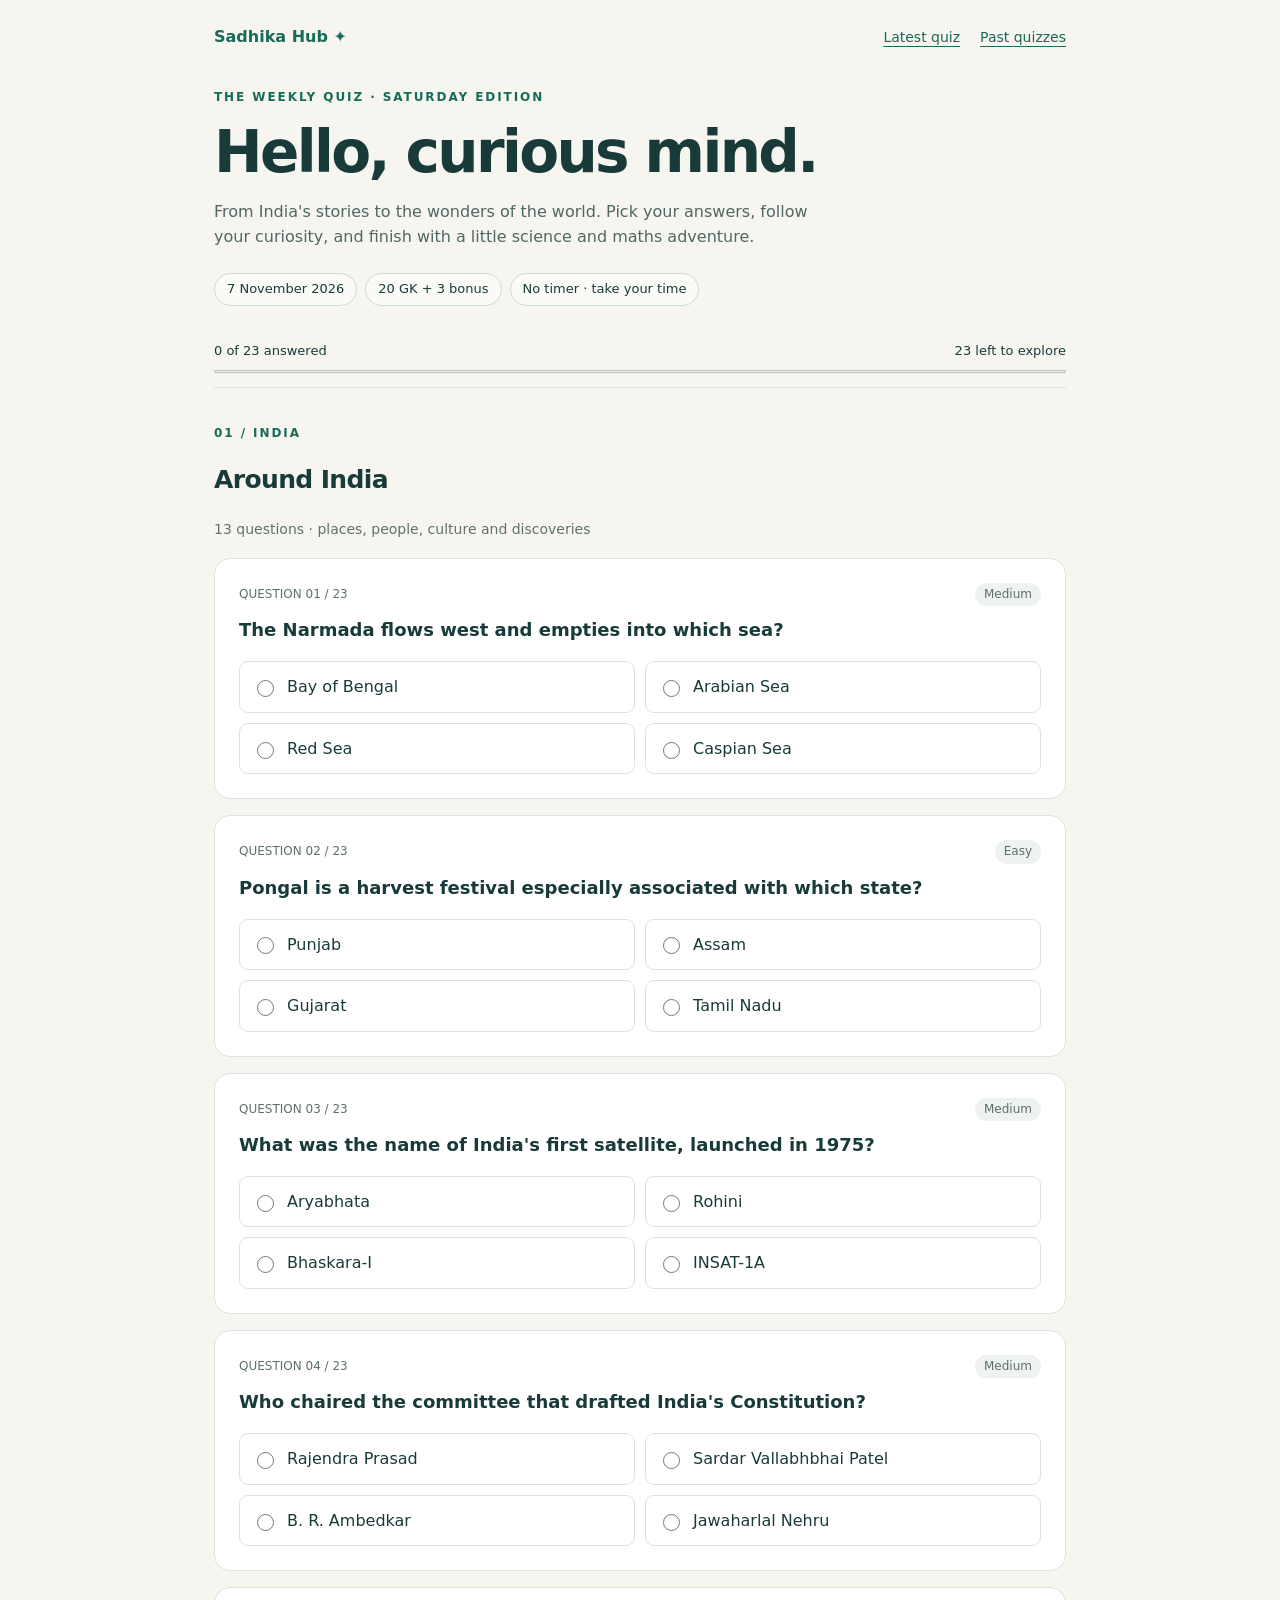
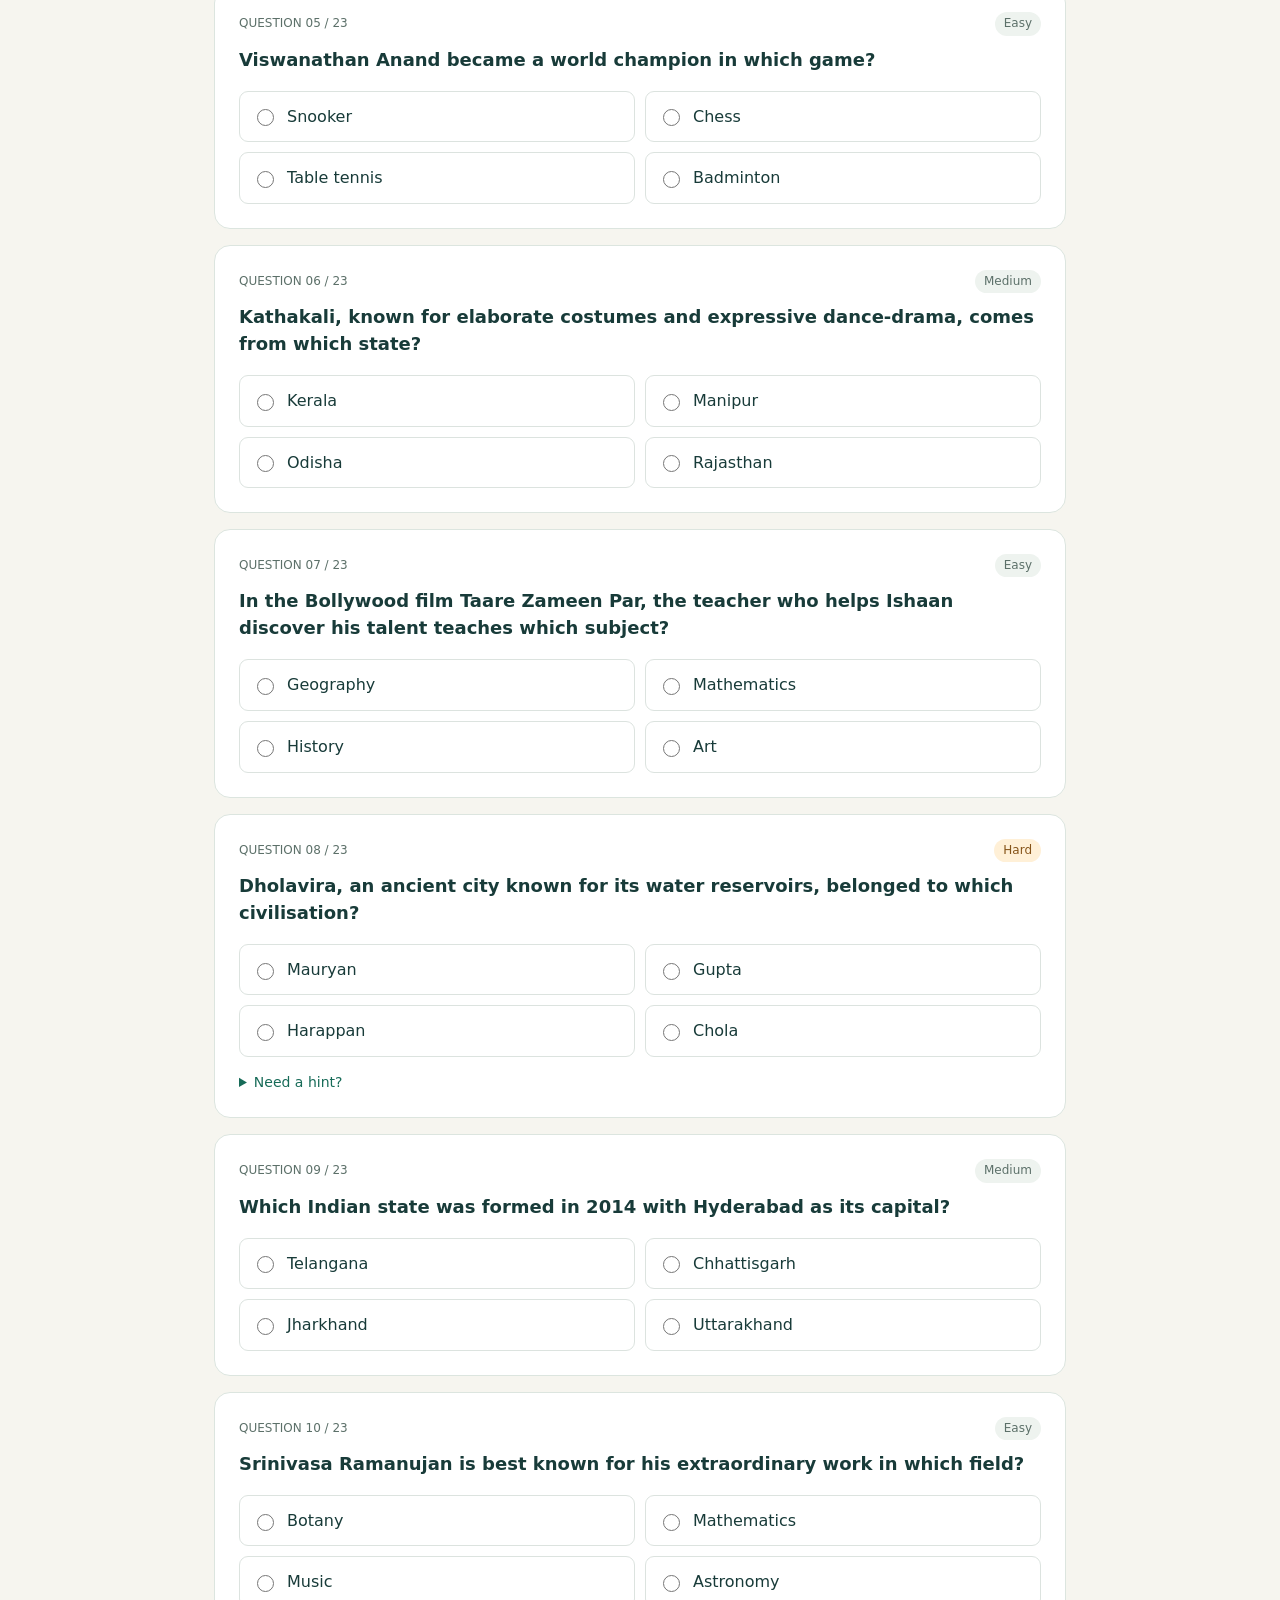
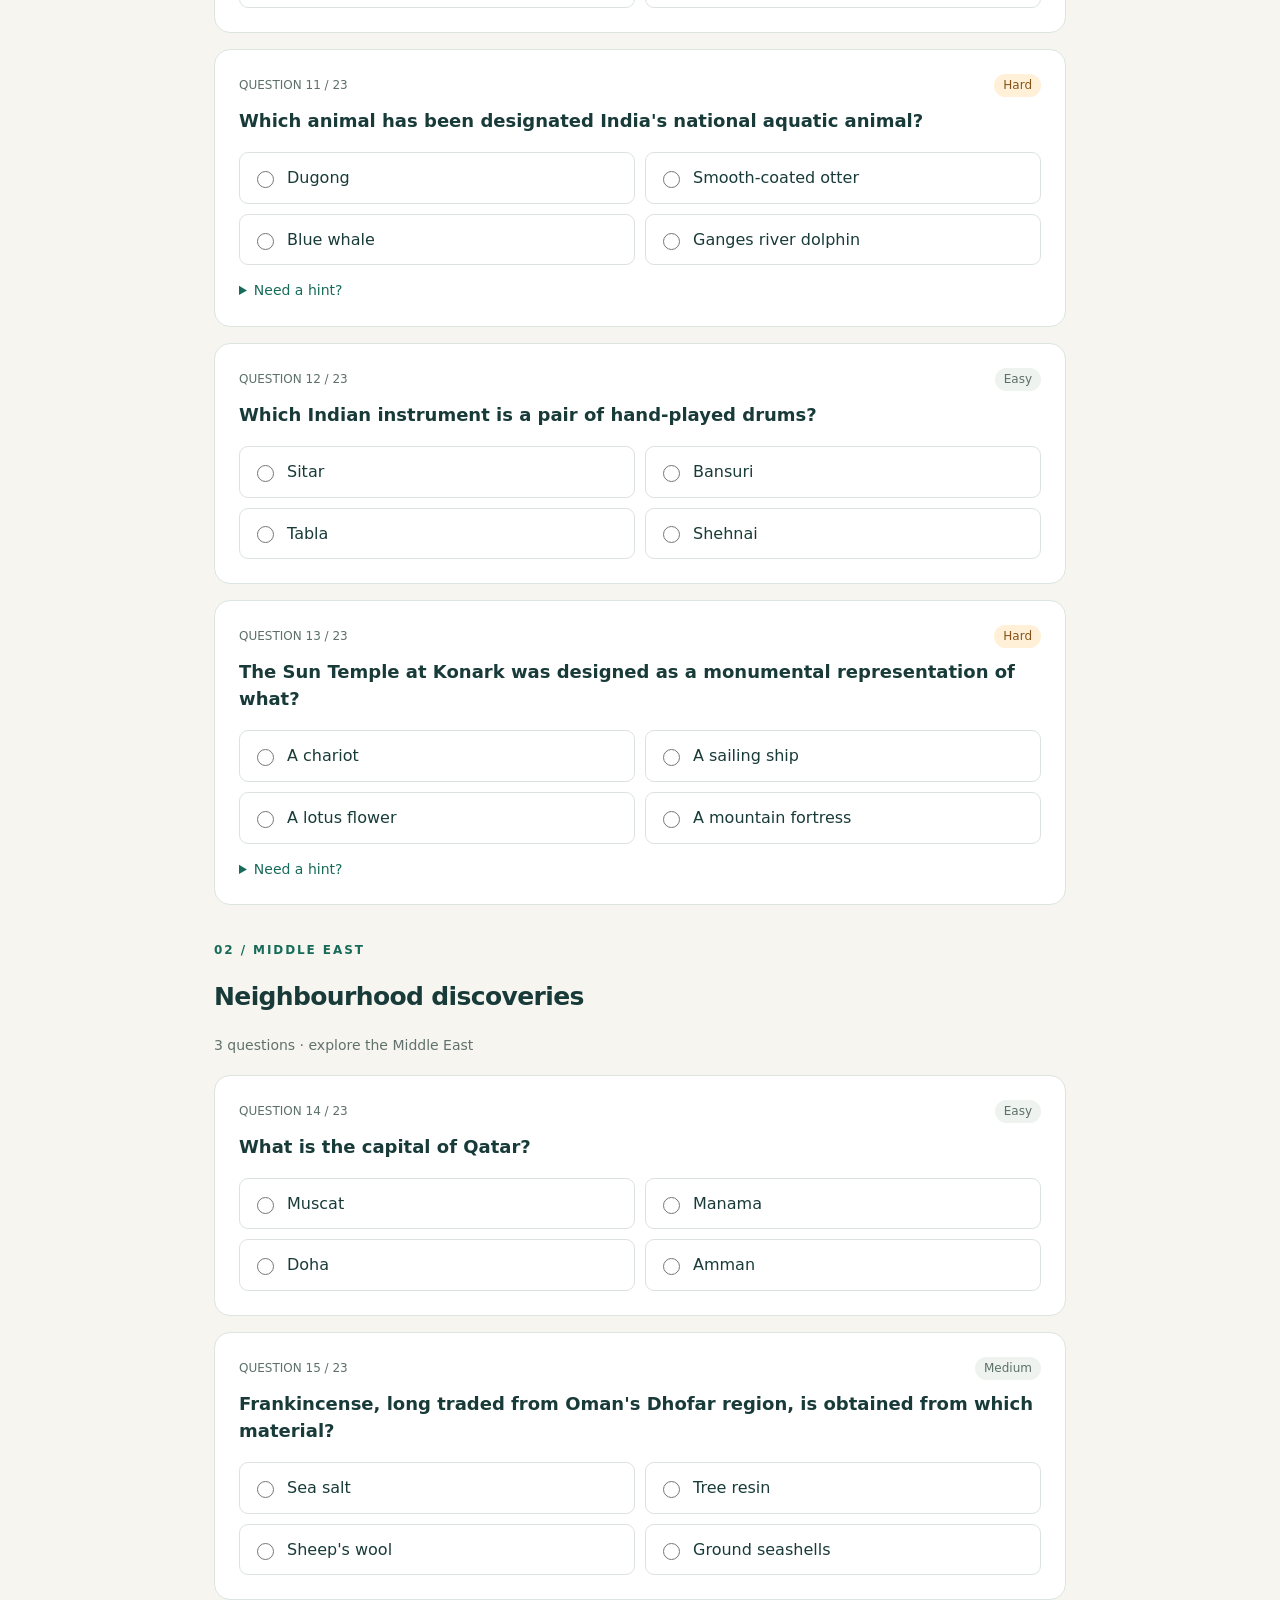
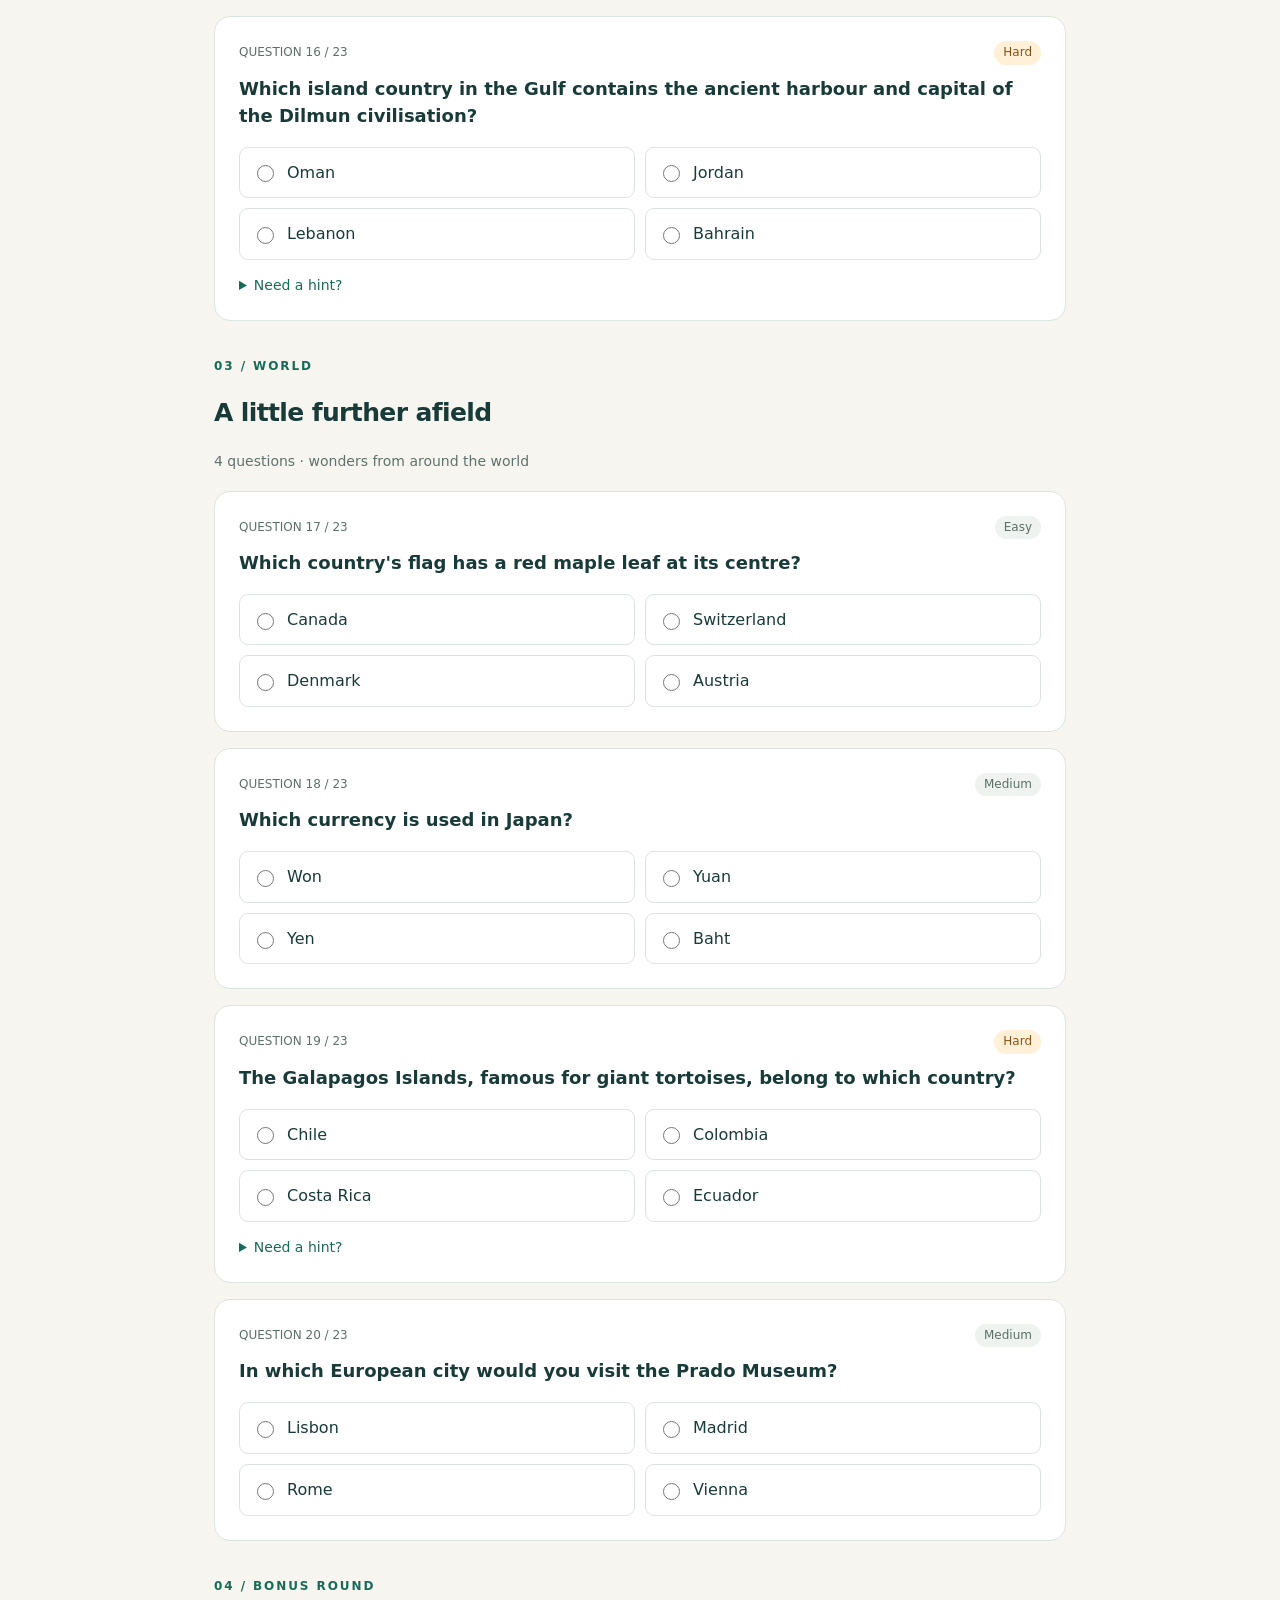
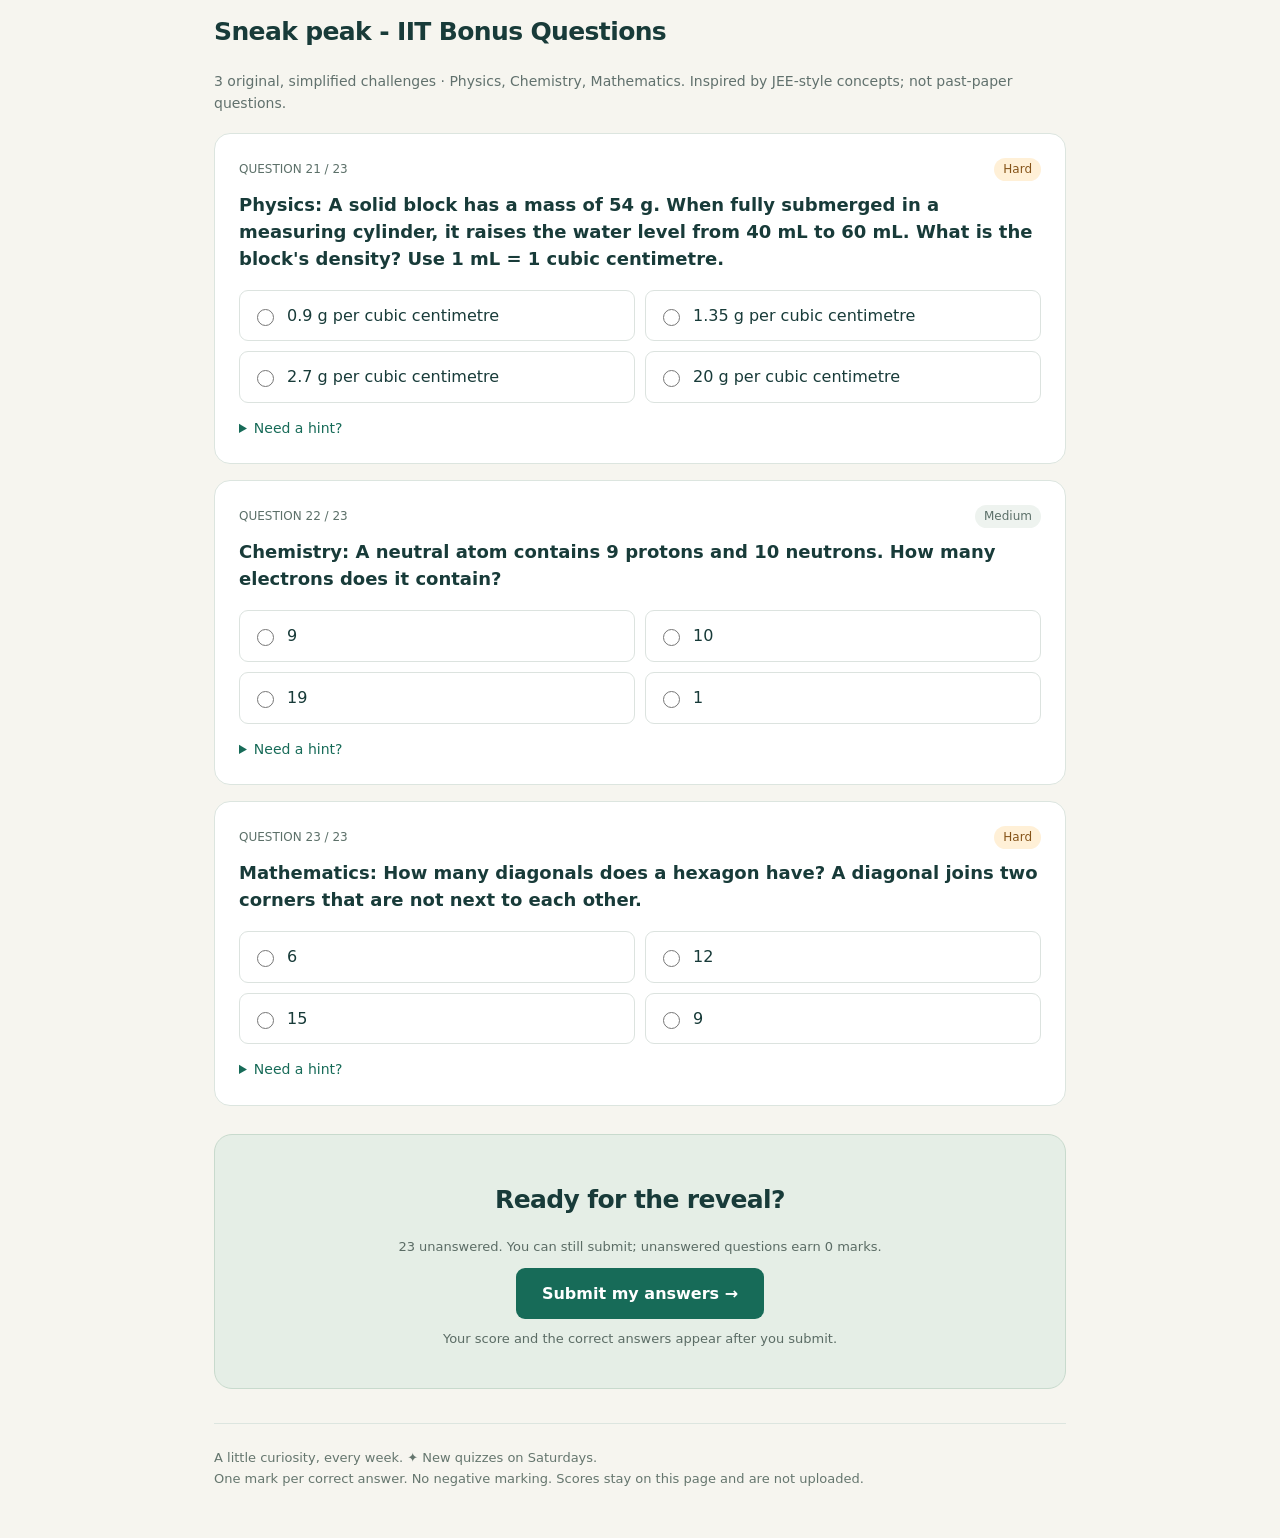
<file: quiz-archive/2026-11-07.html>
<!doctype html>
<html lang="en"><head><meta charset="utf-8"><meta name="viewport" content="width=device-width, initial-scale=1">
<meta name="description" content="A weekly adventure in general knowledge: 20 GK questions and 3 science and maths challenges.">
<title>Weekly GK Quiz · 7 November 2026 | Sadhika Hub</title><style>:root{color-scheme:light;--ink:#183b39;--green:#176b58;--paper:#f6f5ef;--line:#dce5df}*{box-sizing:border-box}body{margin:0;background:var(--paper);color:var(--ink);font:16px/1.6 system-ui,-apple-system,Segoe UI,sans-serif}a{color:var(--green);text-underline-offset:4px}button,input,summary{font:inherit}button,a,summary,input{touch-action:manipulation}:focus-visible{outline:3px solid #c07919;outline-offset:4px}.wrap{max-width:900px;margin:auto;padding:24px}.top{display:flex;justify-content:space-between;gap:20px;align-items:center;margin-bottom:38px}.brand{font-weight:800;text-decoration:none}.nav{display:flex;gap:20px;font-size:14px}.eyebrow{text-transform:uppercase;letter-spacing:.16em;font-size:12px;font-weight:800;color:var(--green)}h1{font-size:clamp(36px,6vw,58px);line-height:1.1;letter-spacing:-.045em;margin:14px 0}h2{font-size:25px;line-height:1.3;letter-spacing:-.025em}p{margin:10px 0}.intro{max-width:620px;color:#516764}.pills{display:flex;flex-wrap:wrap;gap:8px;margin:23px 0}.pill{border:1px solid #cddbd3;border-radius:30px;padding:5px 12px;font-size:13px;background:#fff8}.progressbox{position:sticky;top:0;z-index:2;background:#f6f5eff5;padding:12px 0;border-bottom:1px solid var(--line);margin-bottom:26px;backdrop-filter:blur(10px)}.progressline{display:flex;justify-content:space-between;font-size:13px;margin-bottom:7px}progress{display:block;width:100%;height:7px;accent-color:var(--green)}.sectionhead{margin:36px 0 18px}.sectionhead p{color:#61716d;font-size:14px}.card{min-width:0;background:white;border:1px solid var(--line);border-radius:16px;padding:24px;margin:0 0 16px}.question-title{font-size:18px;font-weight:650;line-height:1.5;margin:0 0 18px}.meta{display:flex;justify-content:space-between;align-items:center;margin-bottom:10px;font-size:12px;color:#5c7069}.difficulty{text-transform:capitalize;background:#eef3ef;padding:2px 9px;border-radius:20px}.hard{background:#fff0d7;color:#855318}.options{display:grid;grid-template-columns:1fr 1fr;gap:10px}.option{display:flex;gap:10px;align-items:center;border:1px solid #dce3df;border-radius:9px;padding:12px;cursor:pointer;min-height:50px}.option:hover{background:#f5f8f5}.option:has(input:checked){border-color:var(--green);background:#eaf4ec}.option input{accent-color:var(--green);width:17px;height:17px;flex-shrink:0}.option.correct{border-color:#27764d;background:#eaf6ed}.option.wrong{border-color:#a54238;background:#fff0ec}.option:has(input:disabled){cursor:default}.feedback{font-size:14px;border-top:1px solid var(--line);padding-top:12px;margin-top:16px}.feedback.good{color:#21643d}.feedback.bad{color:#92382f}details{margin-top:14px;font-size:14px}summary{cursor:pointer;color:var(--green);width:fit-content}details p{color:#596c65}.submitbox{text-align:center;background:#e5eee6;border:1px solid #c8dacd;border-radius:18px;padding:28px;margin:28px 0}.primary,.secondary{border:0;border-radius:9px;padding:13px 26px;cursor:pointer;font-weight:700}.primary{background:var(--green);color:white}.secondary{background:white;color:var(--green);border:1px solid #b9cec1}.primary:hover{background:#115441}.primary:disabled{opacity:.6;cursor:default}.fine{font-size:13px;color:#5b6c65}.results{background:#153f36;color:white;border-radius:18px;padding:28px;margin:25px 0;scroll-margin-top:90px}.results h2{margin:0 0 18px}.scores{display:grid;grid-template-columns:repeat(3,1fr);gap:12px}.score{background:#ffffff12;padding:15px;border-radius:10px}.score span{display:block;font-size:13px;color:#c4d9ce}.score strong{font-size:30px}.results p{color:#d5e4dc}.results button{margin-top:12px}footer{border-top:1px solid var(--line);padding:24px 0;margin-top:34px;font-size:13px;color:#65766e}.archive-list{list-style:none;padding:0}.archive-list a{display:flex;justify-content:space-between;gap:15px;padding:20px;background:white;border:1px solid var(--line);border-radius:12px;margin-bottom:12px;text-decoration:none}.archive-list a:hover{border-color:var(--green)}[hidden]{display:none!important}@media(max-width:560px){.wrap{padding:18px}.top{margin-bottom:26px}.nav{gap:12px}.card{padding:18px}.options{grid-template-columns:1fr}.scores{gap:7px}.score{padding:10px}.score strong{font-size:24px}.results{padding:20px}}@media print{.top,.progressbox,.submitbox,button,footer{display:none}.card{break-inside:avoid}body{background:white}.wrap{max-width:none}.results{color:black;background:white;border:1px solid}.results p,.score span{color:black}}
</style></head>
<body><div class="wrap"><header class="top"><a class="brand" href="../index.html">Sadhika Hub <span aria-hidden="true">✦</span></a>
<nav class="nav" aria-label="Main"><a href="../quiz.html">Latest quiz</a><a href="../quiz-archive.html">Past quizzes</a></nav></header>
<main><div class="eyebrow">THE WEEKLY QUIZ · Saturday edition</div><h1>Hello, curious mind.</h1>
<p class="intro">From India's stories to the wonders of the world. Pick your answers, follow your curiosity, and finish with a little science and maths adventure.</p>
<div class="pills"><span class="pill">7 November 2026</span><span class="pill">20 GK + 3 bonus</span><span class="pill">No timer · take your time</span></div>
<div class="progressbox"><div class="progressline"><span id="progress-label">0 of 23 answered</span><span id="remaining">23 left to explore</span></div><progress id="progress" max="23" value="0" aria-label="Questions answered"></progress></div>
<noscript><p>Please enable JavaScript to submit answers and see your score.</p></noscript>
<section id="results" class="results" aria-labelledby="results-title" tabindex="-1" hidden><h2 id="results-title">Your results</h2>
<div class="scores"><div class="score"><span>General knowledge</span><strong id="gk-score"></strong></div><div class="score"><span>Bonus round</span><strong id="bonus-score"></strong></div><div class="score"><span>Total marks</span><strong id="total-score"></strong></div></div><p id="result-message"></p><button id="retry-button" type="button" class="secondary">Try again</button></section>
<form id="quiz-form"><div class="sectionhead"><div class="eyebrow">01 / INDIA</div><h2>Around India</h2><p>13 questions · places, people, culture and discoveries</p></div><section class="card" id="question-0" role="group" aria-labelledby="question-title-0">
<div class="meta"><span>QUESTION 01 / 23</span><span class="difficulty medium">medium</span></div>
<h3 class="question-title" id="question-title-0">The Narmada flows west and empties into which sea?</h3><div class="options"><label class="option"><input type="radio" name="q0" value="0"><span>Bay of Bengal</span></label><label class="option"><input type="radio" name="q0" value="1"><span>Arabian Sea</span></label><label class="option"><input type="radio" name="q0" value="2"><span>Red Sea</span></label><label class="option"><input type="radio" name="q0" value="3"><span>Caspian Sea</span></label></div><p class="feedback" hidden></p></section><section class="card" id="question-1" role="group" aria-labelledby="question-title-1">
<div class="meta"><span>QUESTION 02 / 23</span><span class="difficulty easy">easy</span></div>
<h3 class="question-title" id="question-title-1">Pongal is a harvest festival especially associated with which state?</h3><div class="options"><label class="option"><input type="radio" name="q1" value="0"><span>Punjab</span></label><label class="option"><input type="radio" name="q1" value="1"><span>Assam</span></label><label class="option"><input type="radio" name="q1" value="2"><span>Gujarat</span></label><label class="option"><input type="radio" name="q1" value="3"><span>Tamil Nadu</span></label></div><p class="feedback" hidden></p></section><section class="card" id="question-2" role="group" aria-labelledby="question-title-2">
<div class="meta"><span>QUESTION 03 / 23</span><span class="difficulty medium">medium</span></div>
<h3 class="question-title" id="question-title-2">What was the name of India&#x27;s first satellite, launched in 1975?</h3><div class="options"><label class="option"><input type="radio" name="q2" value="0"><span>Aryabhata</span></label><label class="option"><input type="radio" name="q2" value="1"><span>Rohini</span></label><label class="option"><input type="radio" name="q2" value="2"><span>Bhaskara-I</span></label><label class="option"><input type="radio" name="q2" value="3"><span>INSAT-1A</span></label></div><p class="feedback" hidden></p></section><section class="card" id="question-3" role="group" aria-labelledby="question-title-3">
<div class="meta"><span>QUESTION 04 / 23</span><span class="difficulty medium">medium</span></div>
<h3 class="question-title" id="question-title-3">Who chaired the committee that drafted India&#x27;s Constitution?</h3><div class="options"><label class="option"><input type="radio" name="q3" value="0"><span>Rajendra Prasad</span></label><label class="option"><input type="radio" name="q3" value="1"><span>Sardar Vallabhbhai Patel</span></label><label class="option"><input type="radio" name="q3" value="2"><span>B. R. Ambedkar</span></label><label class="option"><input type="radio" name="q3" value="3"><span>Jawaharlal Nehru</span></label></div><p class="feedback" hidden></p></section><section class="card" id="question-4" role="group" aria-labelledby="question-title-4">
<div class="meta"><span>QUESTION 05 / 23</span><span class="difficulty easy">easy</span></div>
<h3 class="question-title" id="question-title-4">Viswanathan Anand became a world champion in which game?</h3><div class="options"><label class="option"><input type="radio" name="q4" value="0"><span>Snooker</span></label><label class="option"><input type="radio" name="q4" value="1"><span>Chess</span></label><label class="option"><input type="radio" name="q4" value="2"><span>Table tennis</span></label><label class="option"><input type="radio" name="q4" value="3"><span>Badminton</span></label></div><p class="feedback" hidden></p></section><section class="card" id="question-5" role="group" aria-labelledby="question-title-5">
<div class="meta"><span>QUESTION 06 / 23</span><span class="difficulty medium">medium</span></div>
<h3 class="question-title" id="question-title-5">Kathakali, known for elaborate costumes and expressive dance-drama, comes from which state?</h3><div class="options"><label class="option"><input type="radio" name="q5" value="0"><span>Kerala</span></label><label class="option"><input type="radio" name="q5" value="1"><span>Manipur</span></label><label class="option"><input type="radio" name="q5" value="2"><span>Odisha</span></label><label class="option"><input type="radio" name="q5" value="3"><span>Rajasthan</span></label></div><p class="feedback" hidden></p></section><section class="card" id="question-6" role="group" aria-labelledby="question-title-6">
<div class="meta"><span>QUESTION 07 / 23</span><span class="difficulty easy">easy</span></div>
<h3 class="question-title" id="question-title-6">In the Bollywood film Taare Zameen Par, the teacher who helps Ishaan discover his talent teaches which subject?</h3><div class="options"><label class="option"><input type="radio" name="q6" value="0"><span>Geography</span></label><label class="option"><input type="radio" name="q6" value="1"><span>Mathematics</span></label><label class="option"><input type="radio" name="q6" value="2"><span>History</span></label><label class="option"><input type="radio" name="q6" value="3"><span>Art</span></label></div><p class="feedback" hidden></p></section><section class="card" id="question-7" role="group" aria-labelledby="question-title-7">
<div class="meta"><span>QUESTION 08 / 23</span><span class="difficulty hard">hard</span></div>
<h3 class="question-title" id="question-title-7">Dholavira, an ancient city known for its water reservoirs, belonged to which civilisation?</h3><div class="options"><label class="option"><input type="radio" name="q7" value="0"><span>Mauryan</span></label><label class="option"><input type="radio" name="q7" value="1"><span>Gupta</span></label><label class="option"><input type="radio" name="q7" value="2"><span>Harappan</span></label><label class="option"><input type="radio" name="q7" value="3"><span>Chola</span></label></div><details><summary>Need a hint?</summary><p>Think of a Bronze Age civilisation famous for planned cities and drainage systems.</p></details><p class="feedback" hidden></p></section><section class="card" id="question-8" role="group" aria-labelledby="question-title-8">
<div class="meta"><span>QUESTION 09 / 23</span><span class="difficulty medium">medium</span></div>
<h3 class="question-title" id="question-title-8">Which Indian state was formed in 2014 with Hyderabad as its capital?</h3><div class="options"><label class="option"><input type="radio" name="q8" value="0"><span>Telangana</span></label><label class="option"><input type="radio" name="q8" value="1"><span>Chhattisgarh</span></label><label class="option"><input type="radio" name="q8" value="2"><span>Jharkhand</span></label><label class="option"><input type="radio" name="q8" value="3"><span>Uttarakhand</span></label></div><p class="feedback" hidden></p></section><section class="card" id="question-9" role="group" aria-labelledby="question-title-9">
<div class="meta"><span>QUESTION 10 / 23</span><span class="difficulty easy">easy</span></div>
<h3 class="question-title" id="question-title-9">Srinivasa Ramanujan is best known for his extraordinary work in which field?</h3><div class="options"><label class="option"><input type="radio" name="q9" value="0"><span>Botany</span></label><label class="option"><input type="radio" name="q9" value="1"><span>Mathematics</span></label><label class="option"><input type="radio" name="q9" value="2"><span>Music</span></label><label class="option"><input type="radio" name="q9" value="3"><span>Astronomy</span></label></div><p class="feedback" hidden></p></section><section class="card" id="question-10" role="group" aria-labelledby="question-title-10">
<div class="meta"><span>QUESTION 11 / 23</span><span class="difficulty hard">hard</span></div>
<h3 class="question-title" id="question-title-10">Which animal has been designated India&#x27;s national aquatic animal?</h3><div class="options"><label class="option"><input type="radio" name="q10" value="0"><span>Dugong</span></label><label class="option"><input type="radio" name="q10" value="1"><span>Smooth-coated otter</span></label><label class="option"><input type="radio" name="q10" value="2"><span>Blue whale</span></label><label class="option"><input type="radio" name="q10" value="3"><span>Ganges river dolphin</span></label></div><details><summary>Need a hint?</summary><p>This freshwater mammal uses sound to navigate and find food.</p></details><p class="feedback" hidden></p></section><section class="card" id="question-11" role="group" aria-labelledby="question-title-11">
<div class="meta"><span>QUESTION 12 / 23</span><span class="difficulty easy">easy</span></div>
<h3 class="question-title" id="question-title-11">Which Indian instrument is a pair of hand-played drums?</h3><div class="options"><label class="option"><input type="radio" name="q11" value="0"><span>Sitar</span></label><label class="option"><input type="radio" name="q11" value="1"><span>Bansuri</span></label><label class="option"><input type="radio" name="q11" value="2"><span>Tabla</span></label><label class="option"><input type="radio" name="q11" value="3"><span>Shehnai</span></label></div><p class="feedback" hidden></p></section><section class="card" id="question-12" role="group" aria-labelledby="question-title-12">
<div class="meta"><span>QUESTION 13 / 23</span><span class="difficulty hard">hard</span></div>
<h3 class="question-title" id="question-title-12">The Sun Temple at Konark was designed as a monumental representation of what?</h3><div class="options"><label class="option"><input type="radio" name="q12" value="0"><span>A chariot</span></label><label class="option"><input type="radio" name="q12" value="1"><span>A sailing ship</span></label><label class="option"><input type="radio" name="q12" value="2"><span>A lotus flower</span></label><label class="option"><input type="radio" name="q12" value="3"><span>A mountain fortress</span></label></div><details><summary>Need a hint?</summary><p>Look for the carved wheels along the base of the structure.</p></details><p class="feedback" hidden></p></section><div class="sectionhead"><div class="eyebrow">02 / MIDDLE EAST</div><h2>Neighbourhood discoveries</h2><p>3 questions · explore the Middle East</p></div><section class="card" id="question-13" role="group" aria-labelledby="question-title-13">
<div class="meta"><span>QUESTION 14 / 23</span><span class="difficulty easy">easy</span></div>
<h3 class="question-title" id="question-title-13">What is the capital of Qatar?</h3><div class="options"><label class="option"><input type="radio" name="q13" value="0"><span>Muscat</span></label><label class="option"><input type="radio" name="q13" value="1"><span>Manama</span></label><label class="option"><input type="radio" name="q13" value="2"><span>Doha</span></label><label class="option"><input type="radio" name="q13" value="3"><span>Amman</span></label></div><p class="feedback" hidden></p></section><section class="card" id="question-14" role="group" aria-labelledby="question-title-14">
<div class="meta"><span>QUESTION 15 / 23</span><span class="difficulty medium">medium</span></div>
<h3 class="question-title" id="question-title-14">Frankincense, long traded from Oman&#x27;s Dhofar region, is obtained from which material?</h3><div class="options"><label class="option"><input type="radio" name="q14" value="0"><span>Sea salt</span></label><label class="option"><input type="radio" name="q14" value="1"><span>Tree resin</span></label><label class="option"><input type="radio" name="q14" value="2"><span>Sheep&#x27;s wool</span></label><label class="option"><input type="radio" name="q14" value="3"><span>Ground seashells</span></label></div><p class="feedback" hidden></p></section><section class="card" id="question-15" role="group" aria-labelledby="question-title-15">
<div class="meta"><span>QUESTION 16 / 23</span><span class="difficulty hard">hard</span></div>
<h3 class="question-title" id="question-title-15">Which island country in the Gulf contains the ancient harbour and capital of the Dilmun civilisation?</h3><div class="options"><label class="option"><input type="radio" name="q15" value="0"><span>Oman</span></label><label class="option"><input type="radio" name="q15" value="1"><span>Jordan</span></label><label class="option"><input type="radio" name="q15" value="2"><span>Lebanon</span></label><label class="option"><input type="radio" name="q15" value="3"><span>Bahrain</span></label></div><details><summary>Need a hint?</summary><p>Look for an island neighbour of Saudi Arabia, linked to it by a causeway.</p></details><p class="feedback" hidden></p></section><div class="sectionhead"><div class="eyebrow">03 / WORLD</div><h2>A little further afield</h2><p>4 questions · wonders from around the world</p></div><section class="card" id="question-16" role="group" aria-labelledby="question-title-16">
<div class="meta"><span>QUESTION 17 / 23</span><span class="difficulty easy">easy</span></div>
<h3 class="question-title" id="question-title-16">Which country&#x27;s flag has a red maple leaf at its centre?</h3><div class="options"><label class="option"><input type="radio" name="q16" value="0"><span>Canada</span></label><label class="option"><input type="radio" name="q16" value="1"><span>Switzerland</span></label><label class="option"><input type="radio" name="q16" value="2"><span>Denmark</span></label><label class="option"><input type="radio" name="q16" value="3"><span>Austria</span></label></div><p class="feedback" hidden></p></section><section class="card" id="question-17" role="group" aria-labelledby="question-title-17">
<div class="meta"><span>QUESTION 18 / 23</span><span class="difficulty medium">medium</span></div>
<h3 class="question-title" id="question-title-17">Which currency is used in Japan?</h3><div class="options"><label class="option"><input type="radio" name="q17" value="0"><span>Won</span></label><label class="option"><input type="radio" name="q17" value="1"><span>Yuan</span></label><label class="option"><input type="radio" name="q17" value="2"><span>Yen</span></label><label class="option"><input type="radio" name="q17" value="3"><span>Baht</span></label></div><p class="feedback" hidden></p></section><section class="card" id="question-18" role="group" aria-labelledby="question-title-18">
<div class="meta"><span>QUESTION 19 / 23</span><span class="difficulty hard">hard</span></div>
<h3 class="question-title" id="question-title-18">The Galapagos Islands, famous for giant tortoises, belong to which country?</h3><div class="options"><label class="option"><input type="radio" name="q18" value="0"><span>Chile</span></label><label class="option"><input type="radio" name="q18" value="1"><span>Colombia</span></label><label class="option"><input type="radio" name="q18" value="2"><span>Costa Rica</span></label><label class="option"><input type="radio" name="q18" value="3"><span>Ecuador</span></label></div><details><summary>Need a hint?</summary><p>The islands lie near the equator in the Pacific, west of South America.</p></details><p class="feedback" hidden></p></section><section class="card" id="question-19" role="group" aria-labelledby="question-title-19">
<div class="meta"><span>QUESTION 20 / 23</span><span class="difficulty medium">medium</span></div>
<h3 class="question-title" id="question-title-19">In which European city would you visit the Prado Museum?</h3><div class="options"><label class="option"><input type="radio" name="q19" value="0"><span>Lisbon</span></label><label class="option"><input type="radio" name="q19" value="1"><span>Madrid</span></label><label class="option"><input type="radio" name="q19" value="2"><span>Rome</span></label><label class="option"><input type="radio" name="q19" value="3"><span>Vienna</span></label></div><p class="feedback" hidden></p></section><div class="sectionhead"><div class="eyebrow">04 / BONUS ROUND</div><h2>Sneak peak - IIT Bonus Questions</h2><p>3 original, simplified challenges · Physics, Chemistry, Mathematics. Inspired by JEE-style concepts; not past-paper questions.</p></div><section class="card" id="question-20" role="group" aria-labelledby="question-title-20">
<div class="meta"><span>QUESTION 21 / 23</span><span class="difficulty hard">hard</span></div>
<h3 class="question-title" id="question-title-20">Physics: A solid block has a mass of 54 g. When fully submerged in a measuring cylinder, it raises the water level from 40 mL to 60 mL. What is the block&#x27;s density? Use 1 mL = 1 cubic centimetre.</h3><div class="options"><label class="option"><input type="radio" name="q20" value="0"><span>0.9 g per cubic centimetre</span></label><label class="option"><input type="radio" name="q20" value="1"><span>1.35 g per cubic centimetre</span></label><label class="option"><input type="radio" name="q20" value="2"><span>2.7 g per cubic centimetre</span></label><label class="option"><input type="radio" name="q20" value="3"><span>20 g per cubic centimetre</span></label></div><details><summary>Need a hint?</summary><p>The rise in water level gives the block&#x27;s volume. Density is mass divided by volume.</p></details><p class="feedback" hidden></p></section><section class="card" id="question-21" role="group" aria-labelledby="question-title-21">
<div class="meta"><span>QUESTION 22 / 23</span><span class="difficulty medium">medium</span></div>
<h3 class="question-title" id="question-title-21">Chemistry: A neutral atom contains 9 protons and 10 neutrons. How many electrons does it contain?</h3><div class="options"><label class="option"><input type="radio" name="q21" value="0"><span>9</span></label><label class="option"><input type="radio" name="q21" value="1"><span>10</span></label><label class="option"><input type="radio" name="q21" value="2"><span>19</span></label><label class="option"><input type="radio" name="q21" value="3"><span>1</span></label></div><details><summary>Need a hint?</summary><p>Protons carry positive charge and electrons carry equal negative charge. A neutral atom&#x27;s charges must balance; neutrons carry no charge.</p></details><p class="feedback" hidden></p></section><section class="card" id="question-22" role="group" aria-labelledby="question-title-22">
<div class="meta"><span>QUESTION 23 / 23</span><span class="difficulty hard">hard</span></div>
<h3 class="question-title" id="question-title-22">Mathematics: How many diagonals does a hexagon have? A diagonal joins two corners that are not next to each other.</h3><div class="options"><label class="option"><input type="radio" name="q22" value="0"><span>6</span></label><label class="option"><input type="radio" name="q22" value="1"><span>12</span></label><label class="option"><input type="radio" name="q22" value="2"><span>15</span></label><label class="option"><input type="radio" name="q22" value="3"><span>9</span></label></div><details><summary>Need a hint?</summary><p>From each corner, count the non-neighbouring corners you can join. If you count from every corner, each diagonal is counted twice.</p></details><p class="feedback" hidden></p></section><div class="submitbox"><h2>Ready for the reveal?</h2><p id="submit-note" class="fine"></p><button class="primary" id="submit-button" type="submit">Submit my answers →</button><p class="fine">Your score and the correct answers appear after you submit.</p></div></form></main><footer>A little curiosity, every week. <span aria-hidden="true">✦</span> New quizzes on Saturdays.<br>One mark per correct answer. No negative marking. Scores stay on this page and are not uploaded.</footer>
</div><script id="quiz-data" type="application/json">{"questions": [{"category": "India", "question": "The Narmada flows west and empties into which sea?", "options": ["Bay of Bengal", "Arabian Sea", "Red Sea", "Caspian Sea"], "answer": "Arabian Sea", "difficulty": "medium", "hint": ""}, {"category": "India", "question": "Pongal is a harvest festival especially associated with which state?", "options": ["Punjab", "Assam", "Gujarat", "Tamil Nadu"], "answer": "Tamil Nadu", "difficulty": "easy", "hint": ""}, {"category": "India", "question": "What was the name of India's first satellite, launched in 1975?", "options": ["Aryabhata", "Rohini", "Bhaskara-I", "INSAT-1A"], "answer": "Aryabhata", "difficulty": "medium", "hint": ""}, {"category": "India", "question": "Who chaired the committee that drafted India's Constitution?", "options": ["Rajendra Prasad", "Sardar Vallabhbhai Patel", "B. R. Ambedkar", "Jawaharlal Nehru"], "answer": "B. R. Ambedkar", "difficulty": "medium", "hint": ""}, {"category": "India", "question": "Viswanathan Anand became a world champion in which game?", "options": ["Snooker", "Chess", "Table tennis", "Badminton"], "answer": "Chess", "difficulty": "easy", "hint": ""}, {"category": "India", "question": "Kathakali, known for elaborate costumes and expressive dance-drama, comes from which state?", "options": ["Kerala", "Manipur", "Odisha", "Rajasthan"], "answer": "Kerala", "difficulty": "medium", "hint": ""}, {"category": "India", "question": "In the Bollywood film Taare Zameen Par, the teacher who helps Ishaan discover his talent teaches which subject?", "options": ["Geography", "Mathematics", "History", "Art"], "answer": "Art", "difficulty": "easy", "hint": ""}, {"category": "India", "question": "Dholavira, an ancient city known for its water reservoirs, belonged to which civilisation?", "options": ["Mauryan", "Gupta", "Harappan", "Chola"], "answer": "Harappan", "difficulty": "hard", "hint": "Think of a Bronze Age civilisation famous for planned cities and drainage systems."}, {"category": "India", "question": "Which Indian state was formed in 2014 with Hyderabad as its capital?", "options": ["Telangana", "Chhattisgarh", "Jharkhand", "Uttarakhand"], "answer": "Telangana", "difficulty": "medium", "hint": ""}, {"category": "India", "question": "Srinivasa Ramanujan is best known for his extraordinary work in which field?", "options": ["Botany", "Mathematics", "Music", "Astronomy"], "answer": "Mathematics", "difficulty": "easy", "hint": ""}, {"category": "India", "question": "Which animal has been designated India's national aquatic animal?", "options": ["Dugong", "Smooth-coated otter", "Blue whale", "Ganges river dolphin"], "answer": "Ganges river dolphin", "difficulty": "hard", "hint": "This freshwater mammal uses sound to navigate and find food."}, {"category": "India", "question": "Which Indian instrument is a pair of hand-played drums?", "options": ["Sitar", "Bansuri", "Tabla", "Shehnai"], "answer": "Tabla", "difficulty": "easy", "hint": ""}, {"category": "India", "question": "The Sun Temple at Konark was designed as a monumental representation of what?", "options": ["A chariot", "A sailing ship", "A lotus flower", "A mountain fortress"], "answer": "A chariot", "difficulty": "hard", "hint": "Look for the carved wheels along the base of the structure."}, {"category": "Middle East", "question": "What is the capital of Qatar?", "options": ["Muscat", "Manama", "Doha", "Amman"], "answer": "Doha", "difficulty": "easy", "hint": ""}, {"category": "Middle East", "question": "Frankincense, long traded from Oman's Dhofar region, is obtained from which material?", "options": ["Sea salt", "Tree resin", "Sheep's wool", "Ground seashells"], "answer": "Tree resin", "difficulty": "medium", "hint": ""}, {"category": "Middle East", "question": "Which island country in the Gulf contains the ancient harbour and capital of the Dilmun civilisation?", "options": ["Oman", "Jordan", "Lebanon", "Bahrain"], "answer": "Bahrain", "difficulty": "hard", "hint": "Look for an island neighbour of Saudi Arabia, linked to it by a causeway."}, {"category": "Global", "question": "Which country's flag has a red maple leaf at its centre?", "options": ["Canada", "Switzerland", "Denmark", "Austria"], "answer": "Canada", "difficulty": "easy", "hint": ""}, {"category": "Global", "question": "Which currency is used in Japan?", "options": ["Won", "Yuan", "Yen", "Baht"], "answer": "Yen", "difficulty": "medium", "hint": ""}, {"category": "Global", "question": "The Galapagos Islands, famous for giant tortoises, belong to which country?", "options": ["Chile", "Colombia", "Costa Rica", "Ecuador"], "answer": "Ecuador", "difficulty": "hard", "hint": "The islands lie near the equator in the Pacific, west of South America."}, {"category": "Global", "question": "In which European city would you visit the Prado Museum?", "options": ["Lisbon", "Madrid", "Rome", "Vienna"], "answer": "Madrid", "difficulty": "medium", "hint": ""}, {"category": "IIT Bonus", "question": "Physics: A solid block has a mass of 54 g. When fully submerged in a measuring cylinder, it raises the water level from 40 mL to 60 mL. What is the block's density? Use 1 mL = 1 cubic centimetre.", "options": ["0.9 g per cubic centimetre", "1.35 g per cubic centimetre", "2.7 g per cubic centimetre", "20 g per cubic centimetre"], "answer": "2.7 g per cubic centimetre", "difficulty": "hard", "hint": "The rise in water level gives the block's volume. Density is mass divided by volume."}, {"category": "IIT Bonus", "question": "Chemistry: A neutral atom contains 9 protons and 10 neutrons. How many electrons does it contain?", "options": ["9", "10", "19", "1"], "answer": "9", "difficulty": "medium", "hint": "Protons carry positive charge and electrons carry equal negative charge. A neutral atom's charges must balance; neutrons carry no charge."}, {"category": "IIT Bonus", "question": "Mathematics: How many diagonals does a hexagon have? A diagonal joins two corners that are not next to each other.", "options": ["6", "12", "15", "9"], "answer": "9", "difficulty": "hard", "hint": "From each corner, count the non-neighbouring corners you can join. If you count from every corner, each diagonal is counted twice."}]}</script><script>/* Each dated page embeds this script so its behaviour stays with that edition. */
function scoreQuiz(questions, answers) {
  let gk = 0, bonus = 0, answered = 0;
  questions.forEach((q, i) => {
    if (Number.isInteger(answers[i]) && answers[i] >= 0 && answers[i] < 4) {
      answered++;
      if (q.options[answers[i]] === q.answer) q.category === 'IIT Bonus' ? bonus++ : gk++;
    }
  });
  return { gk, bonus, total: gk + bonus, answered };
}
if (typeof module !== 'undefined') module.exports = { scoreQuiz };
if (typeof document !== 'undefined') {
  const questions = JSON.parse(document.getElementById('quiz-data').textContent).questions;
  const form = document.getElementById('quiz-form');
  const results = document.getElementById('results');
  const progress = document.getElementById('progress');
  let submitted = false;
  const answers = () => questions.map((_, i) => {
    const selected = form.querySelector(`input[name="q${i}"]:checked`);
    return selected ? Number(selected.value) : null;
  });
  const updateProgress = () => {
    const count = scoreQuiz(questions, answers()).answered;
    progress.value = count;
    document.getElementById('progress-label').textContent = `${count} of 23 answered`;
    document.getElementById('remaining').textContent = count === 23 ? 'Ready when you are!' : `${23 - count} left to explore`;
    document.getElementById('submit-note').textContent = count === 23 ? 'All set! Submit to see your score and review the answers.' : `${23 - count} unanswered. You can still submit; unanswered questions earn 0 marks.`;
  };
  form.addEventListener('change', updateProgress);
  form.addEventListener('submit', event => {
    event.preventDefault();
    if (submitted) return;
    submitted = true;
    const selected = answers();
    const score = scoreQuiz(questions, selected);
    document.getElementById('gk-score').textContent = `${score.gk}/20`;
    document.getElementById('bonus-score').textContent = `${score.bonus}/3`;
    document.getElementById('total-score').textContent = `${score.total}/23`;
    document.getElementById('result-message').textContent = score.total === 23 ? 'A full score — brilliant exploring! Try another edition next time.' : `Every question is a chance to learn. Review the answers below, then try again! ${23 - score.answered} unanswered.`;
    questions.forEach((q, i) => {
      const card = document.getElementById(`question-${i}`);
      const correct = q.options.indexOf(q.answer);
      card.querySelectorAll('input').forEach(input => {
        input.disabled = true;
        if (Number(input.value) === correct) input.closest('label').classList.add('correct');
        else if (input.checked) input.closest('label').classList.add('wrong');
      });
      const feedback = card.querySelector('.feedback');
      const ok = selected[i] === correct;
      feedback.className = `feedback ${ok ? 'good' : 'bad'}`;
      feedback.textContent = ok ? `Correct! +1 mark. ${q.answer}` : `${selected[i] === null ? 'Not answered.' : 'Not quite.'} Correct answer: ${q.answer}`;
      feedback.hidden = false;
    });
    document.getElementById('submit-button').disabled = true;
    results.hidden = false;
    results.focus();
    results.scrollIntoView({ behavior: 'smooth', block: 'start' });
  });
  document.getElementById('retry-button').addEventListener('click', () => {
    form.reset(); submitted = false;
    form.querySelectorAll('input').forEach(input => { input.disabled = false; });
    form.querySelectorAll('label').forEach(label => label.classList.remove('correct', 'wrong'));
    form.querySelectorAll('.feedback').forEach(el => { el.hidden = true; el.textContent = ''; });
    form.querySelectorAll('details').forEach(el => { el.open = false; });
    document.getElementById('submit-button').disabled = false;
    results.hidden = true;
    updateProgress();
    form.querySelector('input').focus();
  });
  updateProgress();
}
</script></body></html>
</file>
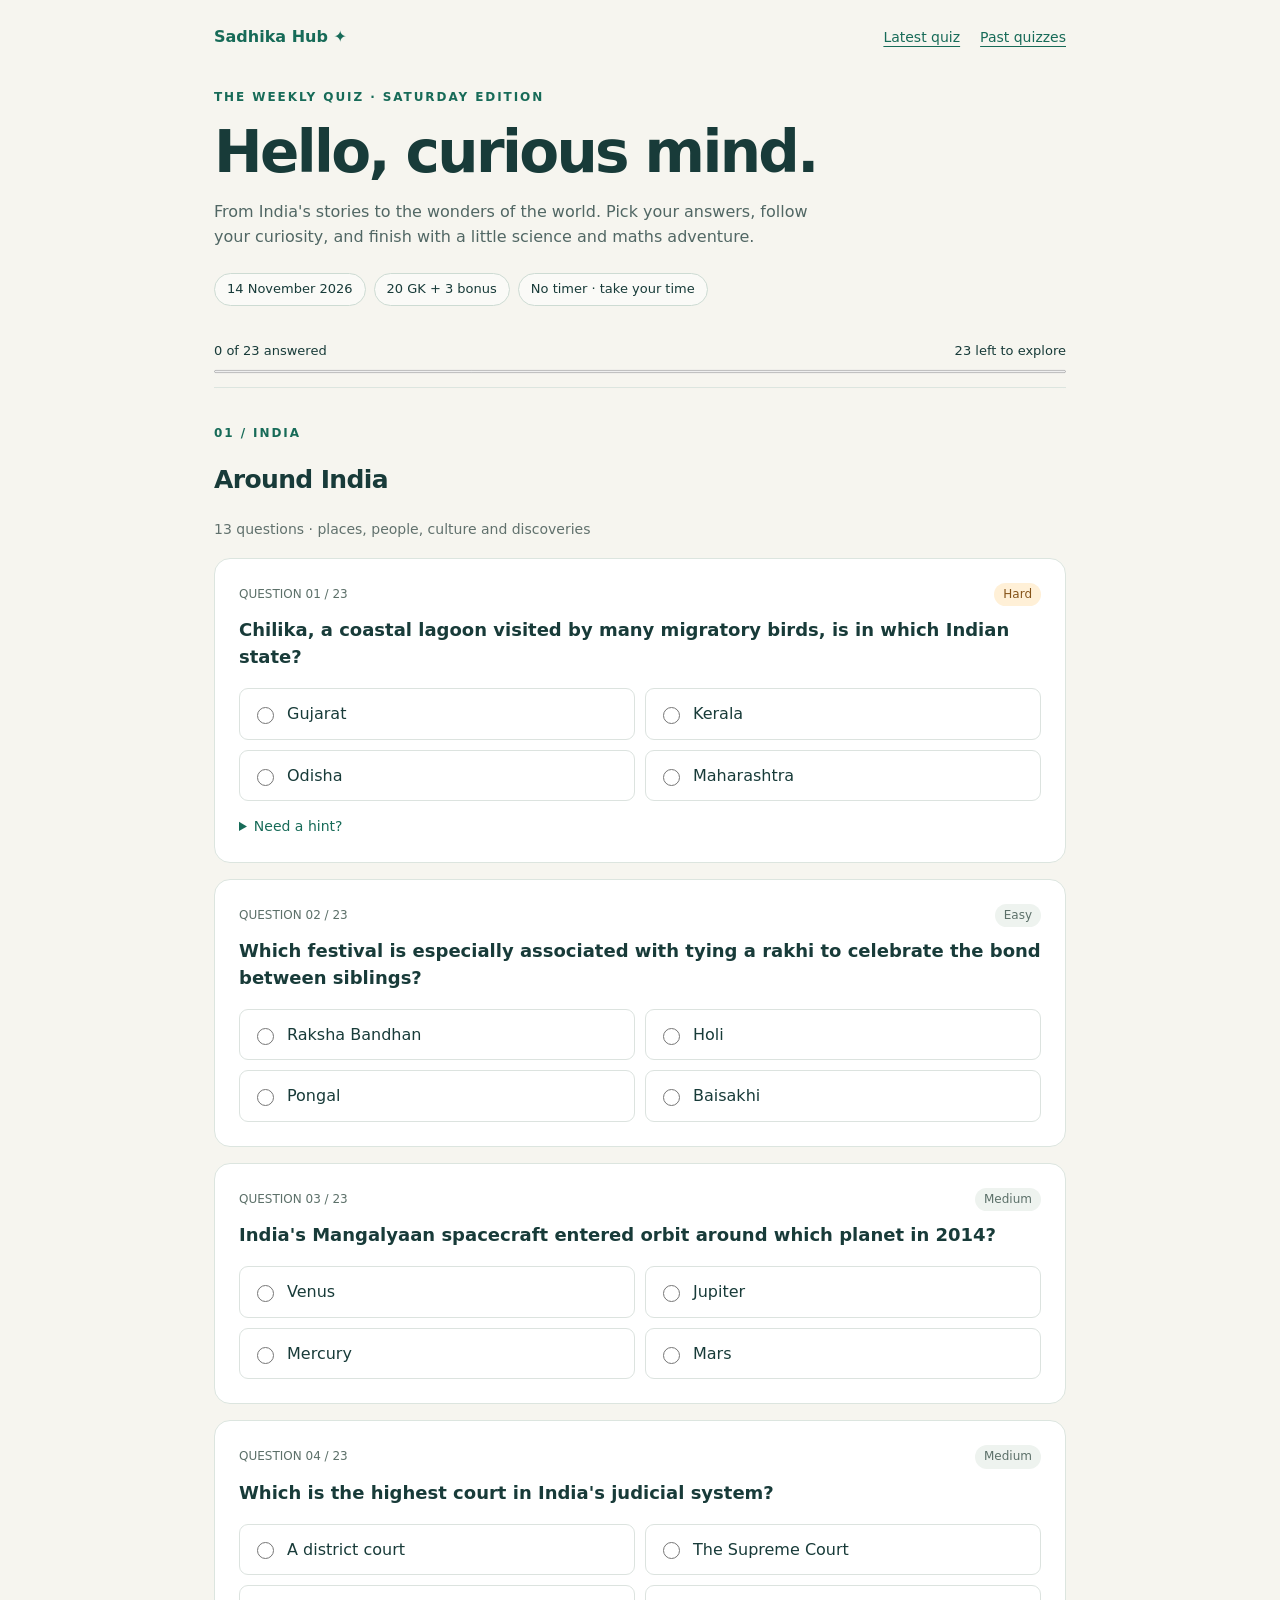
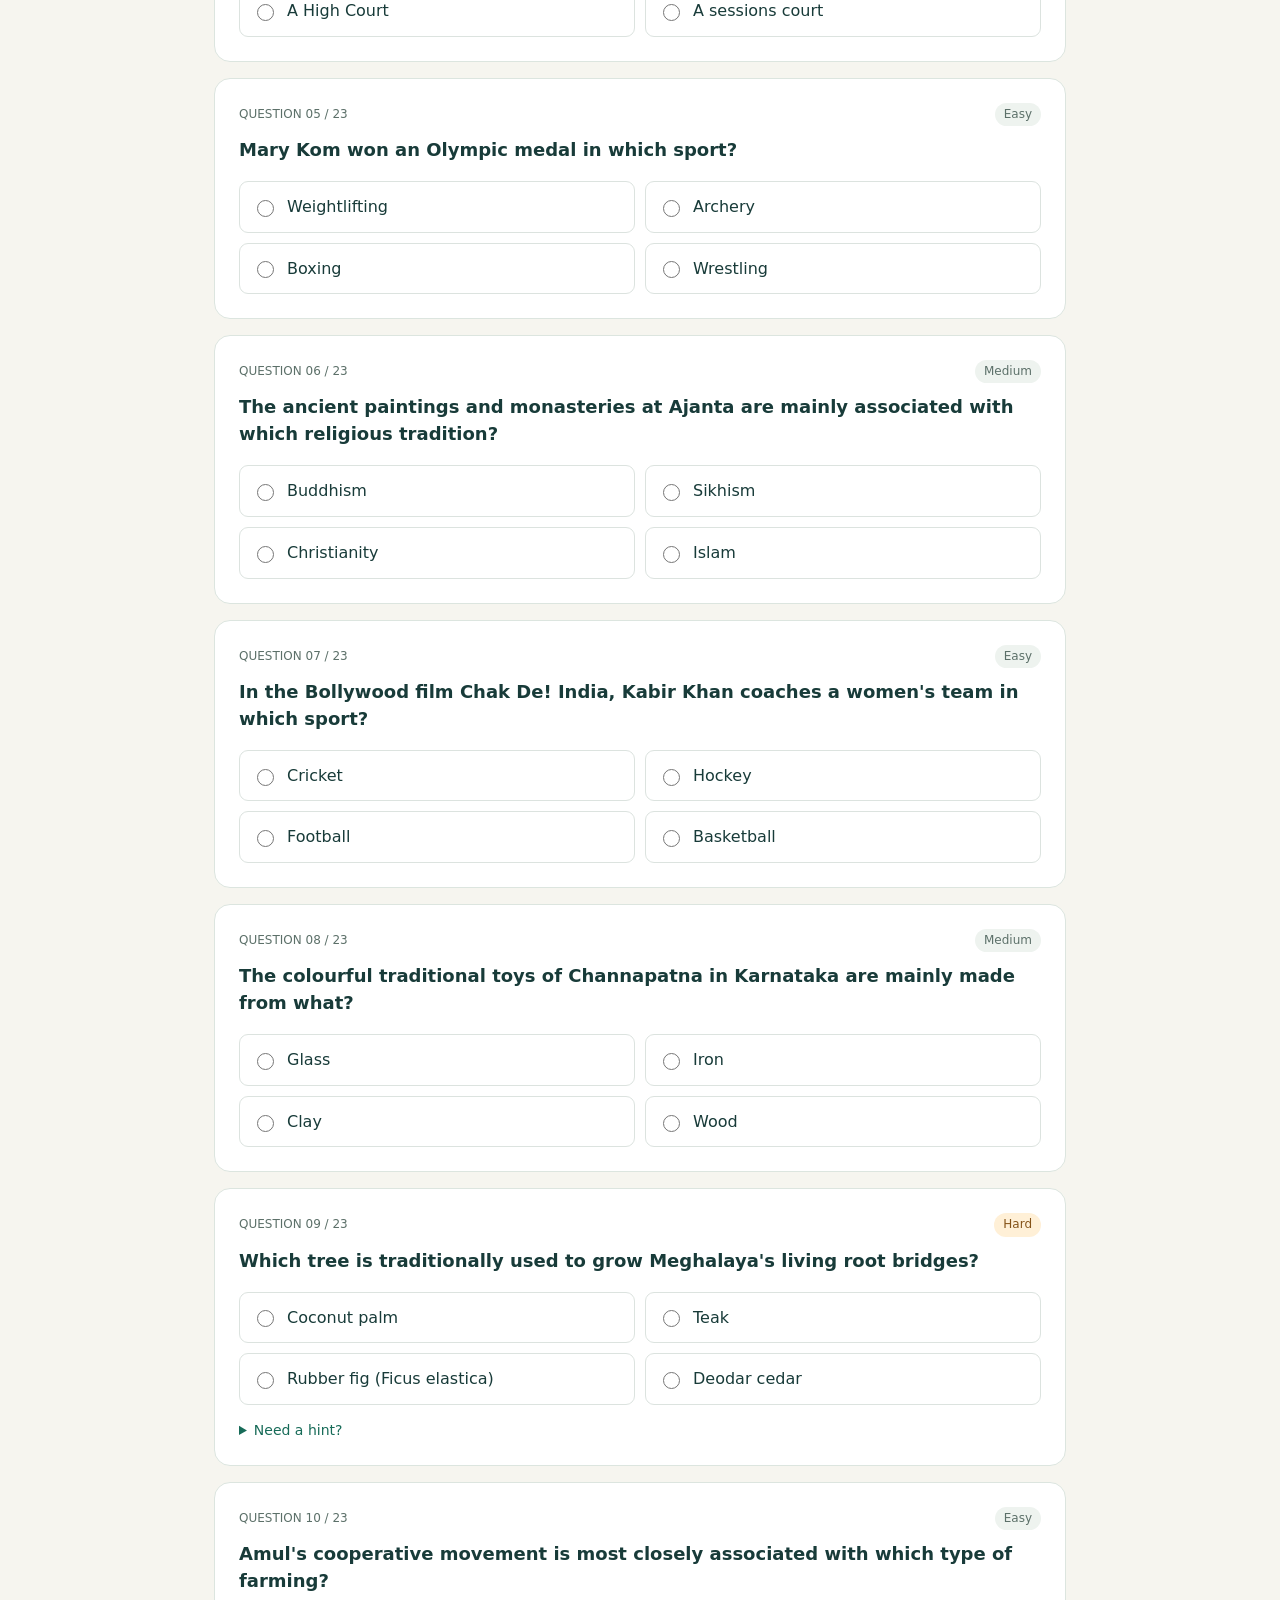
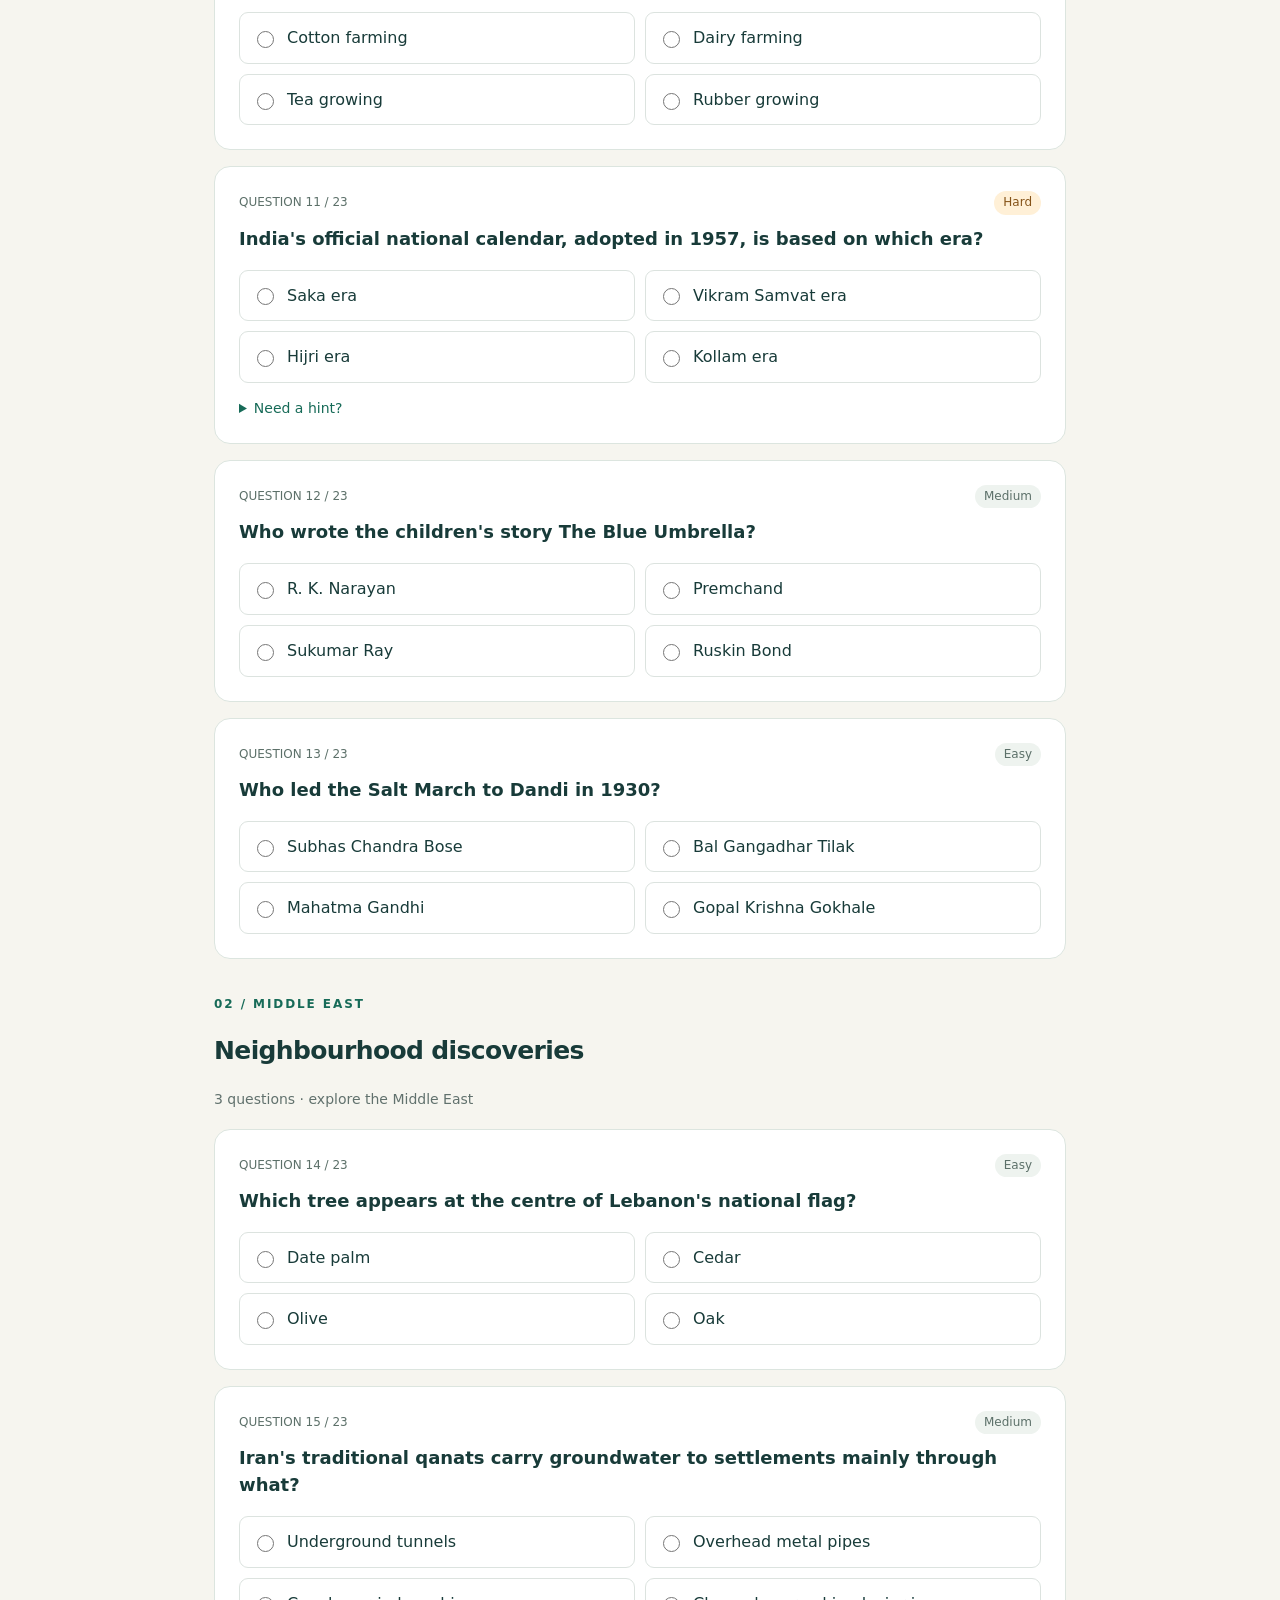
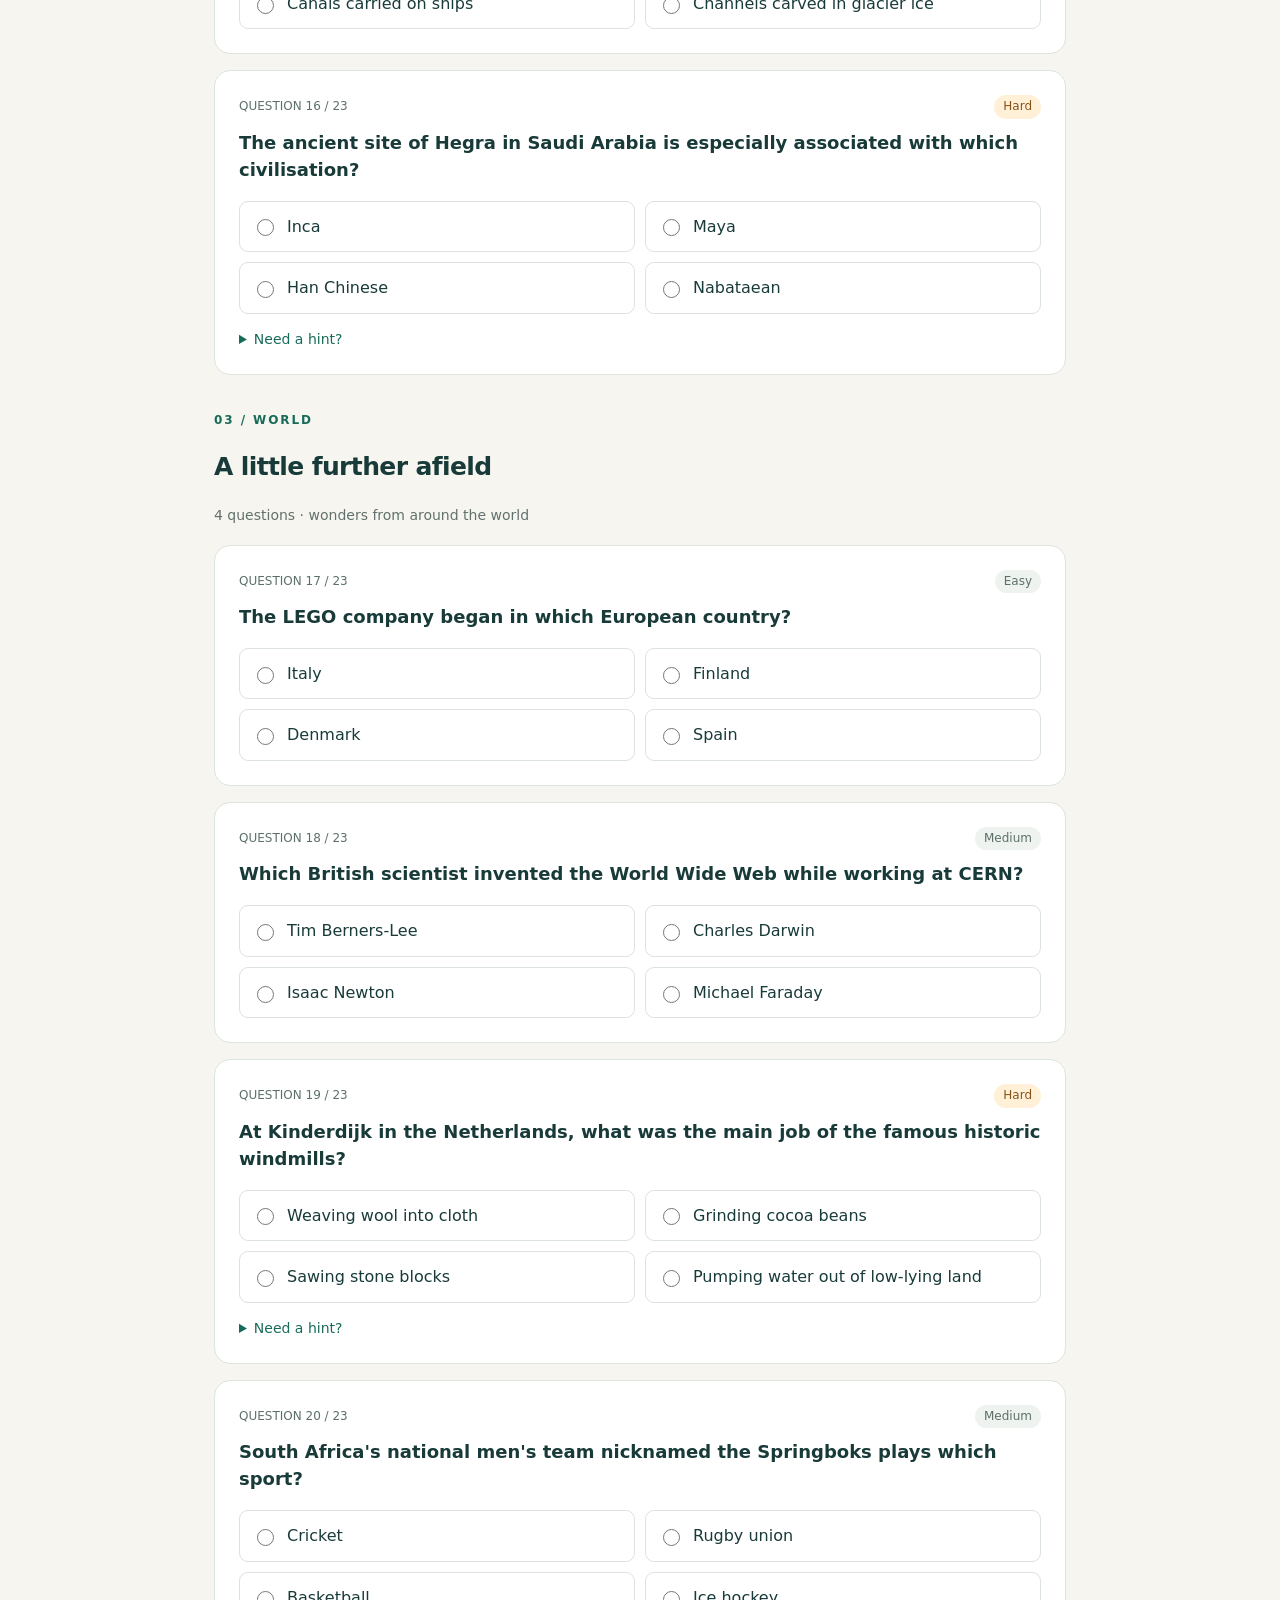
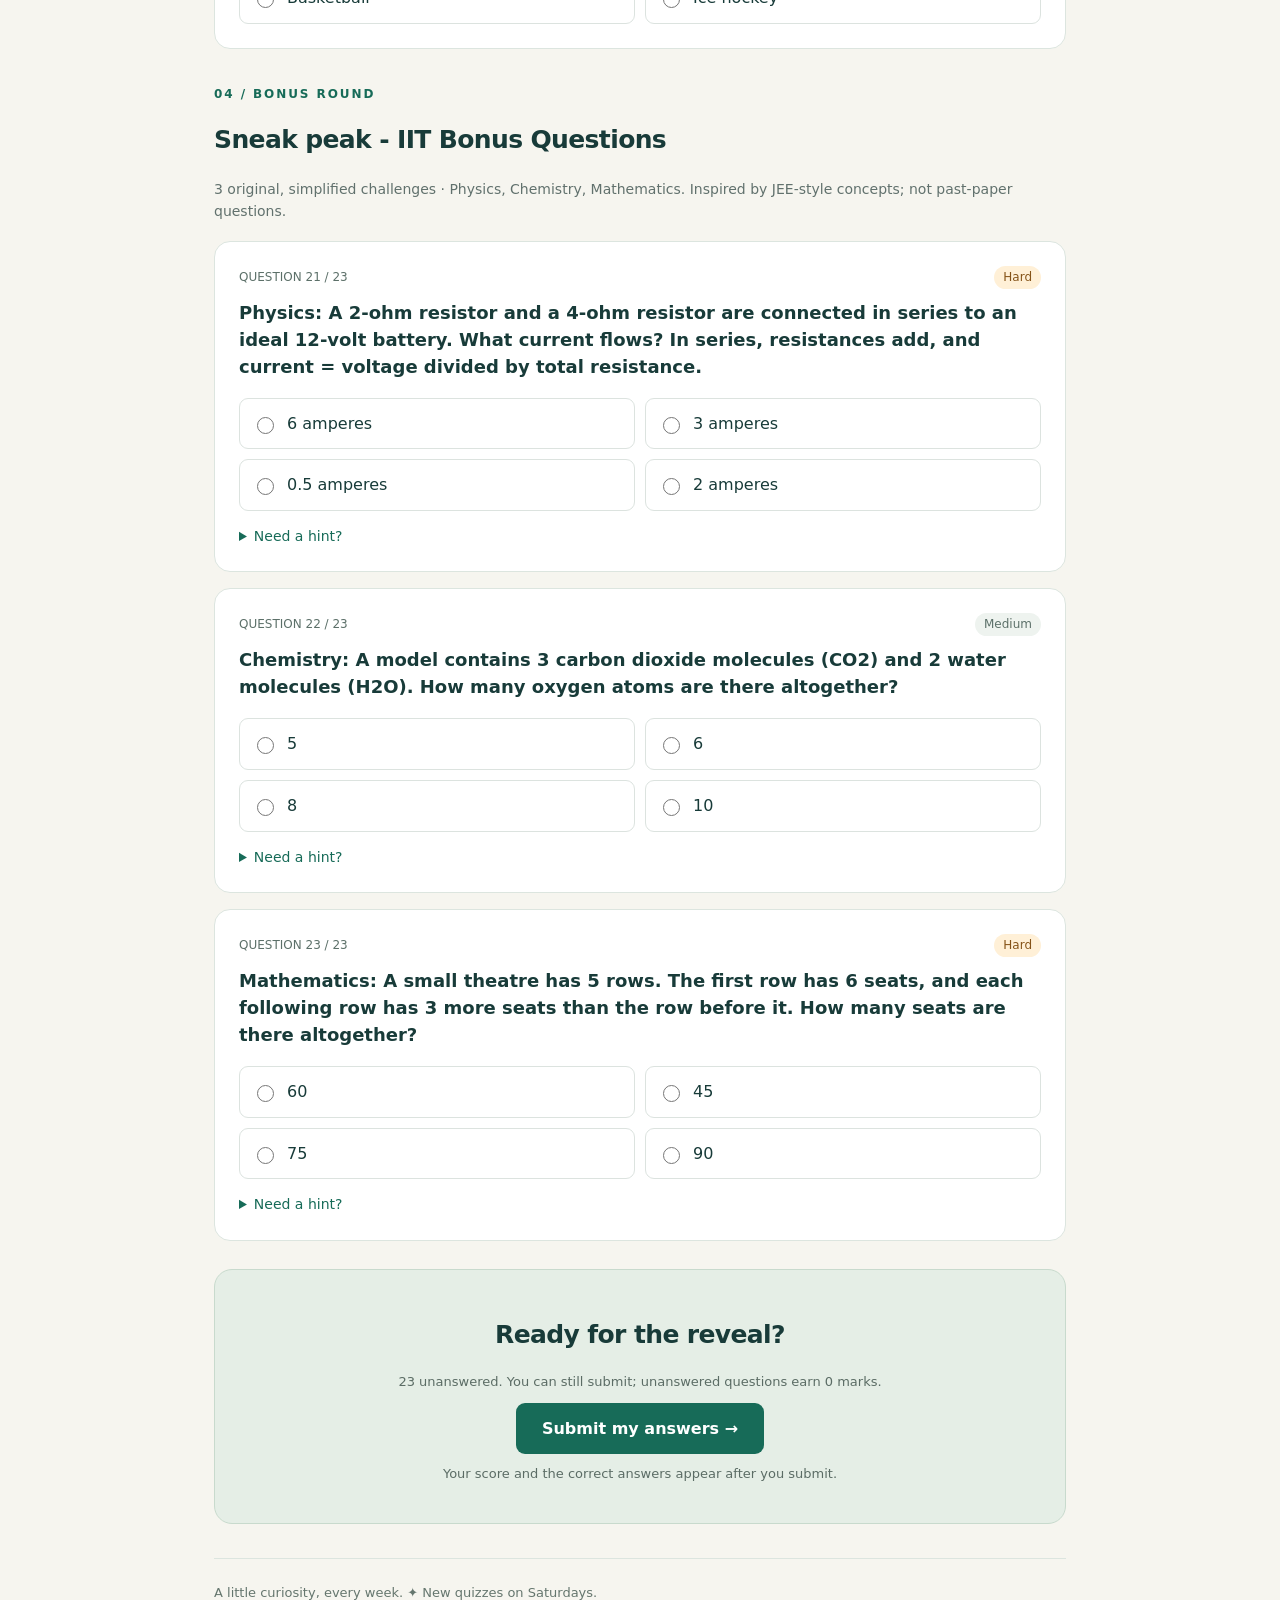
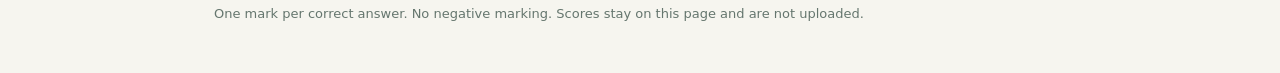
<file: quiz-archive/2026-11-14.html>
<!doctype html>
<html lang="en"><head><meta charset="utf-8"><meta name="viewport" content="width=device-width, initial-scale=1">
<meta name="description" content="A weekly adventure in general knowledge: 20 GK questions and 3 science and maths challenges.">
<title>Weekly GK Quiz · 14 November 2026 | Sadhika Hub</title><style>:root{color-scheme:light;--ink:#183b39;--green:#176b58;--paper:#f6f5ef;--line:#dce5df}*{box-sizing:border-box}body{margin:0;background:var(--paper);color:var(--ink);font:16px/1.6 system-ui,-apple-system,Segoe UI,sans-serif}a{color:var(--green);text-underline-offset:4px}button,input,summary{font:inherit}button,a,summary,input{touch-action:manipulation}:focus-visible{outline:3px solid #c07919;outline-offset:4px}.wrap{max-width:900px;margin:auto;padding:24px}.top{display:flex;justify-content:space-between;gap:20px;align-items:center;margin-bottom:38px}.brand{font-weight:800;text-decoration:none}.nav{display:flex;gap:20px;font-size:14px}.eyebrow{text-transform:uppercase;letter-spacing:.16em;font-size:12px;font-weight:800;color:var(--green)}h1{font-size:clamp(36px,6vw,58px);line-height:1.1;letter-spacing:-.045em;margin:14px 0}h2{font-size:25px;line-height:1.3;letter-spacing:-.025em}p{margin:10px 0}.intro{max-width:620px;color:#516764}.pills{display:flex;flex-wrap:wrap;gap:8px;margin:23px 0}.pill{border:1px solid #cddbd3;border-radius:30px;padding:5px 12px;font-size:13px;background:#fff8}.progressbox{position:sticky;top:0;z-index:2;background:#f6f5eff5;padding:12px 0;border-bottom:1px solid var(--line);margin-bottom:26px;backdrop-filter:blur(10px)}.progressline{display:flex;justify-content:space-between;font-size:13px;margin-bottom:7px}progress{display:block;width:100%;height:7px;accent-color:var(--green)}.sectionhead{margin:36px 0 18px}.sectionhead p{color:#61716d;font-size:14px}.card{min-width:0;background:white;border:1px solid var(--line);border-radius:16px;padding:24px;margin:0 0 16px}.question-title{font-size:18px;font-weight:650;line-height:1.5;margin:0 0 18px}.meta{display:flex;justify-content:space-between;align-items:center;margin-bottom:10px;font-size:12px;color:#5c7069}.difficulty{text-transform:capitalize;background:#eef3ef;padding:2px 9px;border-radius:20px}.hard{background:#fff0d7;color:#855318}.options{display:grid;grid-template-columns:1fr 1fr;gap:10px}.option{display:flex;gap:10px;align-items:center;border:1px solid #dce3df;border-radius:9px;padding:12px;cursor:pointer;min-height:50px}.option:hover{background:#f5f8f5}.option:has(input:checked){border-color:var(--green);background:#eaf4ec}.option input{accent-color:var(--green);width:17px;height:17px;flex-shrink:0}.option.correct{border-color:#27764d;background:#eaf6ed}.option.wrong{border-color:#a54238;background:#fff0ec}.option:has(input:disabled){cursor:default}.feedback{font-size:14px;border-top:1px solid var(--line);padding-top:12px;margin-top:16px}.feedback.good{color:#21643d}.feedback.bad{color:#92382f}details{margin-top:14px;font-size:14px}summary{cursor:pointer;color:var(--green);width:fit-content}details p{color:#596c65}.submitbox{text-align:center;background:#e5eee6;border:1px solid #c8dacd;border-radius:18px;padding:28px;margin:28px 0}.primary,.secondary{border:0;border-radius:9px;padding:13px 26px;cursor:pointer;font-weight:700}.primary{background:var(--green);color:white}.secondary{background:white;color:var(--green);border:1px solid #b9cec1}.primary:hover{background:#115441}.primary:disabled{opacity:.6;cursor:default}.fine{font-size:13px;color:#5b6c65}.results{background:#153f36;color:white;border-radius:18px;padding:28px;margin:25px 0;scroll-margin-top:90px}.results h2{margin:0 0 18px}.scores{display:grid;grid-template-columns:repeat(3,1fr);gap:12px}.score{background:#ffffff12;padding:15px;border-radius:10px}.score span{display:block;font-size:13px;color:#c4d9ce}.score strong{font-size:30px}.results p{color:#d5e4dc}.results button{margin-top:12px}footer{border-top:1px solid var(--line);padding:24px 0;margin-top:34px;font-size:13px;color:#65766e}.archive-list{list-style:none;padding:0}.archive-list a{display:flex;justify-content:space-between;gap:15px;padding:20px;background:white;border:1px solid var(--line);border-radius:12px;margin-bottom:12px;text-decoration:none}.archive-list a:hover{border-color:var(--green)}[hidden]{display:none!important}@media(max-width:560px){.wrap{padding:18px}.top{margin-bottom:26px}.nav{gap:12px}.card{padding:18px}.options{grid-template-columns:1fr}.scores{gap:7px}.score{padding:10px}.score strong{font-size:24px}.results{padding:20px}}@media print{.top,.progressbox,.submitbox,button,footer{display:none}.card{break-inside:avoid}body{background:white}.wrap{max-width:none}.results{color:black;background:white;border:1px solid}.results p,.score span{color:black}}
</style></head>
<body><div class="wrap"><header class="top"><a class="brand" href="../index.html">Sadhika Hub <span aria-hidden="true">✦</span></a>
<nav class="nav" aria-label="Main"><a href="../quiz.html">Latest quiz</a><a href="../quiz-archive.html">Past quizzes</a></nav></header>
<main><div class="eyebrow">THE WEEKLY QUIZ · Saturday edition</div><h1>Hello, curious mind.</h1>
<p class="intro">From India's stories to the wonders of the world. Pick your answers, follow your curiosity, and finish with a little science and maths adventure.</p>
<div class="pills"><span class="pill">14 November 2026</span><span class="pill">20 GK + 3 bonus</span><span class="pill">No timer · take your time</span></div>
<div class="progressbox"><div class="progressline"><span id="progress-label">0 of 23 answered</span><span id="remaining">23 left to explore</span></div><progress id="progress" max="23" value="0" aria-label="Questions answered"></progress></div>
<noscript><p>Please enable JavaScript to submit answers and see your score.</p></noscript>
<section id="results" class="results" aria-labelledby="results-title" tabindex="-1" hidden><h2 id="results-title">Your results</h2>
<div class="scores"><div class="score"><span>General knowledge</span><strong id="gk-score"></strong></div><div class="score"><span>Bonus round</span><strong id="bonus-score"></strong></div><div class="score"><span>Total marks</span><strong id="total-score"></strong></div></div><p id="result-message"></p><button id="retry-button" type="button" class="secondary">Try again</button></section>
<form id="quiz-form"><div class="sectionhead"><div class="eyebrow">01 / INDIA</div><h2>Around India</h2><p>13 questions · places, people, culture and discoveries</p></div><section class="card" id="question-0" role="group" aria-labelledby="question-title-0">
<div class="meta"><span>QUESTION 01 / 23</span><span class="difficulty hard">hard</span></div>
<h3 class="question-title" id="question-title-0">Chilika, a coastal lagoon visited by many migratory birds, is in which Indian state?</h3><div class="options"><label class="option"><input type="radio" name="q0" value="0"><span>Gujarat</span></label><label class="option"><input type="radio" name="q0" value="1"><span>Kerala</span></label><label class="option"><input type="radio" name="q0" value="2"><span>Odisha</span></label><label class="option"><input type="radio" name="q0" value="3"><span>Maharashtra</span></label></div><details><summary>Need a hint?</summary><p>Look along India&#x27;s eastern coast, near the Bay of Bengal.</p></details><p class="feedback" hidden></p></section><section class="card" id="question-1" role="group" aria-labelledby="question-title-1">
<div class="meta"><span>QUESTION 02 / 23</span><span class="difficulty easy">easy</span></div>
<h3 class="question-title" id="question-title-1">Which festival is especially associated with tying a rakhi to celebrate the bond between siblings?</h3><div class="options"><label class="option"><input type="radio" name="q1" value="0"><span>Raksha Bandhan</span></label><label class="option"><input type="radio" name="q1" value="1"><span>Holi</span></label><label class="option"><input type="radio" name="q1" value="2"><span>Pongal</span></label><label class="option"><input type="radio" name="q1" value="3"><span>Baisakhi</span></label></div><p class="feedback" hidden></p></section><section class="card" id="question-2" role="group" aria-labelledby="question-title-2">
<div class="meta"><span>QUESTION 03 / 23</span><span class="difficulty medium">medium</span></div>
<h3 class="question-title" id="question-title-2">India&#x27;s Mangalyaan spacecraft entered orbit around which planet in 2014?</h3><div class="options"><label class="option"><input type="radio" name="q2" value="0"><span>Venus</span></label><label class="option"><input type="radio" name="q2" value="1"><span>Jupiter</span></label><label class="option"><input type="radio" name="q2" value="2"><span>Mercury</span></label><label class="option"><input type="radio" name="q2" value="3"><span>Mars</span></label></div><p class="feedback" hidden></p></section><section class="card" id="question-3" role="group" aria-labelledby="question-title-3">
<div class="meta"><span>QUESTION 04 / 23</span><span class="difficulty medium">medium</span></div>
<h3 class="question-title" id="question-title-3">Which is the highest court in India&#x27;s judicial system?</h3><div class="options"><label class="option"><input type="radio" name="q3" value="0"><span>A district court</span></label><label class="option"><input type="radio" name="q3" value="1"><span>The Supreme Court</span></label><label class="option"><input type="radio" name="q3" value="2"><span>A High Court</span></label><label class="option"><input type="radio" name="q3" value="3"><span>A sessions court</span></label></div><p class="feedback" hidden></p></section><section class="card" id="question-4" role="group" aria-labelledby="question-title-4">
<div class="meta"><span>QUESTION 05 / 23</span><span class="difficulty easy">easy</span></div>
<h3 class="question-title" id="question-title-4">Mary Kom won an Olympic medal in which sport?</h3><div class="options"><label class="option"><input type="radio" name="q4" value="0"><span>Weightlifting</span></label><label class="option"><input type="radio" name="q4" value="1"><span>Archery</span></label><label class="option"><input type="radio" name="q4" value="2"><span>Boxing</span></label><label class="option"><input type="radio" name="q4" value="3"><span>Wrestling</span></label></div><p class="feedback" hidden></p></section><section class="card" id="question-5" role="group" aria-labelledby="question-title-5">
<div class="meta"><span>QUESTION 06 / 23</span><span class="difficulty medium">medium</span></div>
<h3 class="question-title" id="question-title-5">The ancient paintings and monasteries at Ajanta are mainly associated with which religious tradition?</h3><div class="options"><label class="option"><input type="radio" name="q5" value="0"><span>Buddhism</span></label><label class="option"><input type="radio" name="q5" value="1"><span>Sikhism</span></label><label class="option"><input type="radio" name="q5" value="2"><span>Christianity</span></label><label class="option"><input type="radio" name="q5" value="3"><span>Islam</span></label></div><p class="feedback" hidden></p></section><section class="card" id="question-6" role="group" aria-labelledby="question-title-6">
<div class="meta"><span>QUESTION 07 / 23</span><span class="difficulty easy">easy</span></div>
<h3 class="question-title" id="question-title-6">In the Bollywood film Chak De! India, Kabir Khan coaches a women&#x27;s team in which sport?</h3><div class="options"><label class="option"><input type="radio" name="q6" value="0"><span>Cricket</span></label><label class="option"><input type="radio" name="q6" value="1"><span>Hockey</span></label><label class="option"><input type="radio" name="q6" value="2"><span>Football</span></label><label class="option"><input type="radio" name="q6" value="3"><span>Basketball</span></label></div><p class="feedback" hidden></p></section><section class="card" id="question-7" role="group" aria-labelledby="question-title-7">
<div class="meta"><span>QUESTION 08 / 23</span><span class="difficulty medium">medium</span></div>
<h3 class="question-title" id="question-title-7">The colourful traditional toys of Channapatna in Karnataka are mainly made from what?</h3><div class="options"><label class="option"><input type="radio" name="q7" value="0"><span>Glass</span></label><label class="option"><input type="radio" name="q7" value="1"><span>Iron</span></label><label class="option"><input type="radio" name="q7" value="2"><span>Clay</span></label><label class="option"><input type="radio" name="q7" value="3"><span>Wood</span></label></div><p class="feedback" hidden></p></section><section class="card" id="question-8" role="group" aria-labelledby="question-title-8">
<div class="meta"><span>QUESTION 09 / 23</span><span class="difficulty hard">hard</span></div>
<h3 class="question-title" id="question-title-8">Which tree is traditionally used to grow Meghalaya&#x27;s living root bridges?</h3><div class="options"><label class="option"><input type="radio" name="q8" value="0"><span>Coconut palm</span></label><label class="option"><input type="radio" name="q8" value="1"><span>Teak</span></label><label class="option"><input type="radio" name="q8" value="2"><span>Rubber fig (Ficus elastica)</span></label><label class="option"><input type="radio" name="q8" value="3"><span>Deodar cedar</span></label></div><details><summary>Need a hint?</summary><p>Its flexible aerial roots can be guided across streams and become stronger as they grow.</p></details><p class="feedback" hidden></p></section><section class="card" id="question-9" role="group" aria-labelledby="question-title-9">
<div class="meta"><span>QUESTION 10 / 23</span><span class="difficulty easy">easy</span></div>
<h3 class="question-title" id="question-title-9">Amul&#x27;s cooperative movement is most closely associated with which type of farming?</h3><div class="options"><label class="option"><input type="radio" name="q9" value="0"><span>Cotton farming</span></label><label class="option"><input type="radio" name="q9" value="1"><span>Dairy farming</span></label><label class="option"><input type="radio" name="q9" value="2"><span>Tea growing</span></label><label class="option"><input type="radio" name="q9" value="3"><span>Rubber growing</span></label></div><p class="feedback" hidden></p></section><section class="card" id="question-10" role="group" aria-labelledby="question-title-10">
<div class="meta"><span>QUESTION 11 / 23</span><span class="difficulty hard">hard</span></div>
<h3 class="question-title" id="question-title-10">India&#x27;s official national calendar, adopted in 1957, is based on which era?</h3><div class="options"><label class="option"><input type="radio" name="q10" value="0"><span>Saka era</span></label><label class="option"><input type="radio" name="q10" value="1"><span>Vikram Samvat era</span></label><label class="option"><input type="radio" name="q10" value="2"><span>Hijri era</span></label><label class="option"><input type="radio" name="q10" value="3"><span>Kollam era</span></label></div><details><summary>Need a hint?</summary><p>Its first month is Chaitra, and its year usually begins on 22 March.</p></details><p class="feedback" hidden></p></section><section class="card" id="question-11" role="group" aria-labelledby="question-title-11">
<div class="meta"><span>QUESTION 12 / 23</span><span class="difficulty medium">medium</span></div>
<h3 class="question-title" id="question-title-11">Who wrote the children&#x27;s story The Blue Umbrella?</h3><div class="options"><label class="option"><input type="radio" name="q11" value="0"><span>R. K. Narayan</span></label><label class="option"><input type="radio" name="q11" value="1"><span>Premchand</span></label><label class="option"><input type="radio" name="q11" value="2"><span>Sukumar Ray</span></label><label class="option"><input type="radio" name="q11" value="3"><span>Ruskin Bond</span></label></div><p class="feedback" hidden></p></section><section class="card" id="question-12" role="group" aria-labelledby="question-title-12">
<div class="meta"><span>QUESTION 13 / 23</span><span class="difficulty easy">easy</span></div>
<h3 class="question-title" id="question-title-12">Who led the Salt March to Dandi in 1930?</h3><div class="options"><label class="option"><input type="radio" name="q12" value="0"><span>Subhas Chandra Bose</span></label><label class="option"><input type="radio" name="q12" value="1"><span>Bal Gangadhar Tilak</span></label><label class="option"><input type="radio" name="q12" value="2"><span>Mahatma Gandhi</span></label><label class="option"><input type="radio" name="q12" value="3"><span>Gopal Krishna Gokhale</span></label></div><p class="feedback" hidden></p></section><div class="sectionhead"><div class="eyebrow">02 / MIDDLE EAST</div><h2>Neighbourhood discoveries</h2><p>3 questions · explore the Middle East</p></div><section class="card" id="question-13" role="group" aria-labelledby="question-title-13">
<div class="meta"><span>QUESTION 14 / 23</span><span class="difficulty easy">easy</span></div>
<h3 class="question-title" id="question-title-13">Which tree appears at the centre of Lebanon&#x27;s national flag?</h3><div class="options"><label class="option"><input type="radio" name="q13" value="0"><span>Date palm</span></label><label class="option"><input type="radio" name="q13" value="1"><span>Cedar</span></label><label class="option"><input type="radio" name="q13" value="2"><span>Olive</span></label><label class="option"><input type="radio" name="q13" value="3"><span>Oak</span></label></div><p class="feedback" hidden></p></section><section class="card" id="question-14" role="group" aria-labelledby="question-title-14">
<div class="meta"><span>QUESTION 15 / 23</span><span class="difficulty medium">medium</span></div>
<h3 class="question-title" id="question-title-14">Iran&#x27;s traditional qanats carry groundwater to settlements mainly through what?</h3><div class="options"><label class="option"><input type="radio" name="q14" value="0"><span>Underground tunnels</span></label><label class="option"><input type="radio" name="q14" value="1"><span>Overhead metal pipes</span></label><label class="option"><input type="radio" name="q14" value="2"><span>Canals carried on ships</span></label><label class="option"><input type="radio" name="q14" value="3"><span>Channels carved in glacier ice</span></label></div><p class="feedback" hidden></p></section><section class="card" id="question-15" role="group" aria-labelledby="question-title-15">
<div class="meta"><span>QUESTION 16 / 23</span><span class="difficulty hard">hard</span></div>
<h3 class="question-title" id="question-title-15">The ancient site of Hegra in Saudi Arabia is especially associated with which civilisation?</h3><div class="options"><label class="option"><input type="radio" name="q15" value="0"><span>Inca</span></label><label class="option"><input type="radio" name="q15" value="1"><span>Maya</span></label><label class="option"><input type="radio" name="q15" value="2"><span>Han Chinese</span></label><label class="option"><input type="radio" name="q15" value="3"><span>Nabataean</span></label></div><details><summary>Need a hint?</summary><p>These traders and builders also created Petra, farther north along ancient caravan routes.</p></details><p class="feedback" hidden></p></section><div class="sectionhead"><div class="eyebrow">03 / WORLD</div><h2>A little further afield</h2><p>4 questions · wonders from around the world</p></div><section class="card" id="question-16" role="group" aria-labelledby="question-title-16">
<div class="meta"><span>QUESTION 17 / 23</span><span class="difficulty easy">easy</span></div>
<h3 class="question-title" id="question-title-16">The LEGO company began in which European country?</h3><div class="options"><label class="option"><input type="radio" name="q16" value="0"><span>Italy</span></label><label class="option"><input type="radio" name="q16" value="1"><span>Finland</span></label><label class="option"><input type="radio" name="q16" value="2"><span>Denmark</span></label><label class="option"><input type="radio" name="q16" value="3"><span>Spain</span></label></div><p class="feedback" hidden></p></section><section class="card" id="question-17" role="group" aria-labelledby="question-title-17">
<div class="meta"><span>QUESTION 18 / 23</span><span class="difficulty medium">medium</span></div>
<h3 class="question-title" id="question-title-17">Which British scientist invented the World Wide Web while working at CERN?</h3><div class="options"><label class="option"><input type="radio" name="q17" value="0"><span>Tim Berners-Lee</span></label><label class="option"><input type="radio" name="q17" value="1"><span>Charles Darwin</span></label><label class="option"><input type="radio" name="q17" value="2"><span>Isaac Newton</span></label><label class="option"><input type="radio" name="q17" value="3"><span>Michael Faraday</span></label></div><p class="feedback" hidden></p></section><section class="card" id="question-18" role="group" aria-labelledby="question-title-18">
<div class="meta"><span>QUESTION 19 / 23</span><span class="difficulty hard">hard</span></div>
<h3 class="question-title" id="question-title-18">At Kinderdijk in the Netherlands, what was the main job of the famous historic windmills?</h3><div class="options"><label class="option"><input type="radio" name="q18" value="0"><span>Weaving wool into cloth</span></label><label class="option"><input type="radio" name="q18" value="1"><span>Grinding cocoa beans</span></label><label class="option"><input type="radio" name="q18" value="2"><span>Sawing stone blocks</span></label><label class="option"><input type="radio" name="q18" value="3"><span>Pumping water out of low-lying land</span></label></div><details><summary>Need a hint?</summary><p>Much Dutch land lies very low, so keeping it dry takes careful engineering.</p></details><p class="feedback" hidden></p></section><section class="card" id="question-19" role="group" aria-labelledby="question-title-19">
<div class="meta"><span>QUESTION 20 / 23</span><span class="difficulty medium">medium</span></div>
<h3 class="question-title" id="question-title-19">South Africa&#x27;s national men&#x27;s team nicknamed the Springboks plays which sport?</h3><div class="options"><label class="option"><input type="radio" name="q19" value="0"><span>Cricket</span></label><label class="option"><input type="radio" name="q19" value="1"><span>Rugby union</span></label><label class="option"><input type="radio" name="q19" value="2"><span>Basketball</span></label><label class="option"><input type="radio" name="q19" value="3"><span>Ice hockey</span></label></div><p class="feedback" hidden></p></section><div class="sectionhead"><div class="eyebrow">04 / BONUS ROUND</div><h2>Sneak peak - IIT Bonus Questions</h2><p>3 original, simplified challenges · Physics, Chemistry, Mathematics. Inspired by JEE-style concepts; not past-paper questions.</p></div><section class="card" id="question-20" role="group" aria-labelledby="question-title-20">
<div class="meta"><span>QUESTION 21 / 23</span><span class="difficulty hard">hard</span></div>
<h3 class="question-title" id="question-title-20">Physics: A 2-ohm resistor and a 4-ohm resistor are connected in series to an ideal 12-volt battery. What current flows? In series, resistances add, and current = voltage divided by total resistance.</h3><div class="options"><label class="option"><input type="radio" name="q20" value="0"><span>6 amperes</span></label><label class="option"><input type="radio" name="q20" value="1"><span>3 amperes</span></label><label class="option"><input type="radio" name="q20" value="2"><span>0.5 amperes</span></label><label class="option"><input type="radio" name="q20" value="3"><span>2 amperes</span></label></div><details><summary>Need a hint?</summary><p>Find the combined resistance first, then use the current rule given in the question.</p></details><p class="feedback" hidden></p></section><section class="card" id="question-21" role="group" aria-labelledby="question-title-21">
<div class="meta"><span>QUESTION 22 / 23</span><span class="difficulty medium">medium</span></div>
<h3 class="question-title" id="question-title-21">Chemistry: A model contains 3 carbon dioxide molecules (CO2) and 2 water molecules (H2O). How many oxygen atoms are there altogether?</h3><div class="options"><label class="option"><input type="radio" name="q21" value="0"><span>5</span></label><label class="option"><input type="radio" name="q21" value="1"><span>6</span></label><label class="option"><input type="radio" name="q21" value="2"><span>8</span></label><label class="option"><input type="radio" name="q21" value="3"><span>10</span></label></div><details><summary>Need a hint?</summary><p>Each CO2 molecule contains two oxygen atoms; each H2O molecule contains one. Count the two groups separately.</p></details><p class="feedback" hidden></p></section><section class="card" id="question-22" role="group" aria-labelledby="question-title-22">
<div class="meta"><span>QUESTION 23 / 23</span><span class="difficulty hard">hard</span></div>
<h3 class="question-title" id="question-title-22">Mathematics: A small theatre has 5 rows. The first row has 6 seats, and each following row has 3 more seats than the row before it. How many seats are there altogether?</h3><div class="options"><label class="option"><input type="radio" name="q22" value="0"><span>60</span></label><label class="option"><input type="radio" name="q22" value="1"><span>45</span></label><label class="option"><input type="radio" name="q22" value="2"><span>75</span></label><label class="option"><input type="radio" name="q22" value="3"><span>90</span></label></div><details><summary>Need a hint?</summary><p>Write the seat counts for all five rows, then add them. The increases are equal.</p></details><p class="feedback" hidden></p></section><div class="submitbox"><h2>Ready for the reveal?</h2><p id="submit-note" class="fine"></p><button class="primary" id="submit-button" type="submit">Submit my answers →</button><p class="fine">Your score and the correct answers appear after you submit.</p></div></form></main><footer>A little curiosity, every week. <span aria-hidden="true">✦</span> New quizzes on Saturdays.<br>One mark per correct answer. No negative marking. Scores stay on this page and are not uploaded.</footer>
</div><script id="quiz-data" type="application/json">{"questions": [{"category": "India", "question": "Chilika, a coastal lagoon visited by many migratory birds, is in which Indian state?", "options": ["Gujarat", "Kerala", "Odisha", "Maharashtra"], "answer": "Odisha", "difficulty": "hard", "hint": "Look along India's eastern coast, near the Bay of Bengal."}, {"category": "India", "question": "Which festival is especially associated with tying a rakhi to celebrate the bond between siblings?", "options": ["Raksha Bandhan", "Holi", "Pongal", "Baisakhi"], "answer": "Raksha Bandhan", "difficulty": "easy", "hint": ""}, {"category": "India", "question": "India's Mangalyaan spacecraft entered orbit around which planet in 2014?", "options": ["Venus", "Jupiter", "Mercury", "Mars"], "answer": "Mars", "difficulty": "medium", "hint": ""}, {"category": "India", "question": "Which is the highest court in India's judicial system?", "options": ["A district court", "The Supreme Court", "A High Court", "A sessions court"], "answer": "The Supreme Court", "difficulty": "medium", "hint": ""}, {"category": "India", "question": "Mary Kom won an Olympic medal in which sport?", "options": ["Weightlifting", "Archery", "Boxing", "Wrestling"], "answer": "Boxing", "difficulty": "easy", "hint": ""}, {"category": "India", "question": "The ancient paintings and monasteries at Ajanta are mainly associated with which religious tradition?", "options": ["Buddhism", "Sikhism", "Christianity", "Islam"], "answer": "Buddhism", "difficulty": "medium", "hint": ""}, {"category": "India", "question": "In the Bollywood film Chak De! India, Kabir Khan coaches a women's team in which sport?", "options": ["Cricket", "Hockey", "Football", "Basketball"], "answer": "Hockey", "difficulty": "easy", "hint": ""}, {"category": "India", "question": "The colourful traditional toys of Channapatna in Karnataka are mainly made from what?", "options": ["Glass", "Iron", "Clay", "Wood"], "answer": "Wood", "difficulty": "medium", "hint": ""}, {"category": "India", "question": "Which tree is traditionally used to grow Meghalaya's living root bridges?", "options": ["Coconut palm", "Teak", "Rubber fig (Ficus elastica)", "Deodar cedar"], "answer": "Rubber fig (Ficus elastica)", "difficulty": "hard", "hint": "Its flexible aerial roots can be guided across streams and become stronger as they grow."}, {"category": "India", "question": "Amul's cooperative movement is most closely associated with which type of farming?", "options": ["Cotton farming", "Dairy farming", "Tea growing", "Rubber growing"], "answer": "Dairy farming", "difficulty": "easy", "hint": ""}, {"category": "India", "question": "India's official national calendar, adopted in 1957, is based on which era?", "options": ["Saka era", "Vikram Samvat era", "Hijri era", "Kollam era"], "answer": "Saka era", "difficulty": "hard", "hint": "Its first month is Chaitra, and its year usually begins on 22 March."}, {"category": "India", "question": "Who wrote the children's story The Blue Umbrella?", "options": ["R. K. Narayan", "Premchand", "Sukumar Ray", "Ruskin Bond"], "answer": "Ruskin Bond", "difficulty": "medium", "hint": ""}, {"category": "India", "question": "Who led the Salt March to Dandi in 1930?", "options": ["Subhas Chandra Bose", "Bal Gangadhar Tilak", "Mahatma Gandhi", "Gopal Krishna Gokhale"], "answer": "Mahatma Gandhi", "difficulty": "easy", "hint": ""}, {"category": "Middle East", "question": "Which tree appears at the centre of Lebanon's national flag?", "options": ["Date palm", "Cedar", "Olive", "Oak"], "answer": "Cedar", "difficulty": "easy", "hint": ""}, {"category": "Middle East", "question": "Iran's traditional qanats carry groundwater to settlements mainly through what?", "options": ["Underground tunnels", "Overhead metal pipes", "Canals carried on ships", "Channels carved in glacier ice"], "answer": "Underground tunnels", "difficulty": "medium", "hint": ""}, {"category": "Middle East", "question": "The ancient site of Hegra in Saudi Arabia is especially associated with which civilisation?", "options": ["Inca", "Maya", "Han Chinese", "Nabataean"], "answer": "Nabataean", "difficulty": "hard", "hint": "These traders and builders also created Petra, farther north along ancient caravan routes."}, {"category": "Global", "question": "The LEGO company began in which European country?", "options": ["Italy", "Finland", "Denmark", "Spain"], "answer": "Denmark", "difficulty": "easy", "hint": ""}, {"category": "Global", "question": "Which British scientist invented the World Wide Web while working at CERN?", "options": ["Tim Berners-Lee", "Charles Darwin", "Isaac Newton", "Michael Faraday"], "answer": "Tim Berners-Lee", "difficulty": "medium", "hint": ""}, {"category": "Global", "question": "At Kinderdijk in the Netherlands, what was the main job of the famous historic windmills?", "options": ["Weaving wool into cloth", "Grinding cocoa beans", "Sawing stone blocks", "Pumping water out of low-lying land"], "answer": "Pumping water out of low-lying land", "difficulty": "hard", "hint": "Much Dutch land lies very low, so keeping it dry takes careful engineering."}, {"category": "Global", "question": "South Africa's national men's team nicknamed the Springboks plays which sport?", "options": ["Cricket", "Rugby union", "Basketball", "Ice hockey"], "answer": "Rugby union", "difficulty": "medium", "hint": ""}, {"category": "IIT Bonus", "question": "Physics: A 2-ohm resistor and a 4-ohm resistor are connected in series to an ideal 12-volt battery. What current flows? In series, resistances add, and current = voltage divided by total resistance.", "options": ["6 amperes", "3 amperes", "0.5 amperes", "2 amperes"], "answer": "2 amperes", "difficulty": "hard", "hint": "Find the combined resistance first, then use the current rule given in the question."}, {"category": "IIT Bonus", "question": "Chemistry: A model contains 3 carbon dioxide molecules (CO2) and 2 water molecules (H2O). How many oxygen atoms are there altogether?", "options": ["5", "6", "8", "10"], "answer": "8", "difficulty": "medium", "hint": "Each CO2 molecule contains two oxygen atoms; each H2O molecule contains one. Count the two groups separately."}, {"category": "IIT Bonus", "question": "Mathematics: A small theatre has 5 rows. The first row has 6 seats, and each following row has 3 more seats than the row before it. How many seats are there altogether?", "options": ["60", "45", "75", "90"], "answer": "60", "difficulty": "hard", "hint": "Write the seat counts for all five rows, then add them. The increases are equal."}]}</script><script>/* Each dated page embeds this script so its behaviour stays with that edition. */
function scoreQuiz(questions, answers) {
  let gk = 0, bonus = 0, answered = 0;
  questions.forEach((q, i) => {
    if (Number.isInteger(answers[i]) && answers[i] >= 0 && answers[i] < 4) {
      answered++;
      if (q.options[answers[i]] === q.answer) q.category === 'IIT Bonus' ? bonus++ : gk++;
    }
  });
  return { gk, bonus, total: gk + bonus, answered };
}
if (typeof module !== 'undefined') module.exports = { scoreQuiz };
if (typeof document !== 'undefined') {
  const questions = JSON.parse(document.getElementById('quiz-data').textContent).questions;
  const form = document.getElementById('quiz-form');
  const results = document.getElementById('results');
  const progress = document.getElementById('progress');
  let submitted = false;
  const answers = () => questions.map((_, i) => {
    const selected = form.querySelector(`input[name="q${i}"]:checked`);
    return selected ? Number(selected.value) : null;
  });
  const updateProgress = () => {
    const count = scoreQuiz(questions, answers()).answered;
    progress.value = count;
    document.getElementById('progress-label').textContent = `${count} of 23 answered`;
    document.getElementById('remaining').textContent = count === 23 ? 'Ready when you are!' : `${23 - count} left to explore`;
    document.getElementById('submit-note').textContent = count === 23 ? 'All set! Submit to see your score and review the answers.' : `${23 - count} unanswered. You can still submit; unanswered questions earn 0 marks.`;
  };
  form.addEventListener('change', updateProgress);
  form.addEventListener('submit', event => {
    event.preventDefault();
    if (submitted) return;
    submitted = true;
    const selected = answers();
    const score = scoreQuiz(questions, selected);
    document.getElementById('gk-score').textContent = `${score.gk}/20`;
    document.getElementById('bonus-score').textContent = `${score.bonus}/3`;
    document.getElementById('total-score').textContent = `${score.total}/23`;
    document.getElementById('result-message').textContent = score.total === 23 ? 'A full score — brilliant exploring! Try another edition next time.' : `Every question is a chance to learn. Review the answers below, then try again! ${23 - score.answered} unanswered.`;
    questions.forEach((q, i) => {
      const card = document.getElementById(`question-${i}`);
      const correct = q.options.indexOf(q.answer);
      card.querySelectorAll('input').forEach(input => {
        input.disabled = true;
        if (Number(input.value) === correct) input.closest('label').classList.add('correct');
        else if (input.checked) input.closest('label').classList.add('wrong');
      });
      const feedback = card.querySelector('.feedback');
      const ok = selected[i] === correct;
      feedback.className = `feedback ${ok ? 'good' : 'bad'}`;
      feedback.textContent = ok ? `Correct! +1 mark. ${q.answer}` : `${selected[i] === null ? 'Not answered.' : 'Not quite.'} Correct answer: ${q.answer}`;
      feedback.hidden = false;
    });
    document.getElementById('submit-button').disabled = true;
    results.hidden = false;
    results.focus();
    results.scrollIntoView({ behavior: 'smooth', block: 'start' });
  });
  document.getElementById('retry-button').addEventListener('click', () => {
    form.reset(); submitted = false;
    form.querySelectorAll('input').forEach(input => { input.disabled = false; });
    form.querySelectorAll('label').forEach(label => label.classList.remove('correct', 'wrong'));
    form.querySelectorAll('.feedback').forEach(el => { el.hidden = true; el.textContent = ''; });
    form.querySelectorAll('details').forEach(el => { el.open = false; });
    document.getElementById('submit-button').disabled = false;
    results.hidden = true;
    updateProgress();
    form.querySelector('input').focus();
  });
  updateProgress();
}
</script></body></html>
</file>
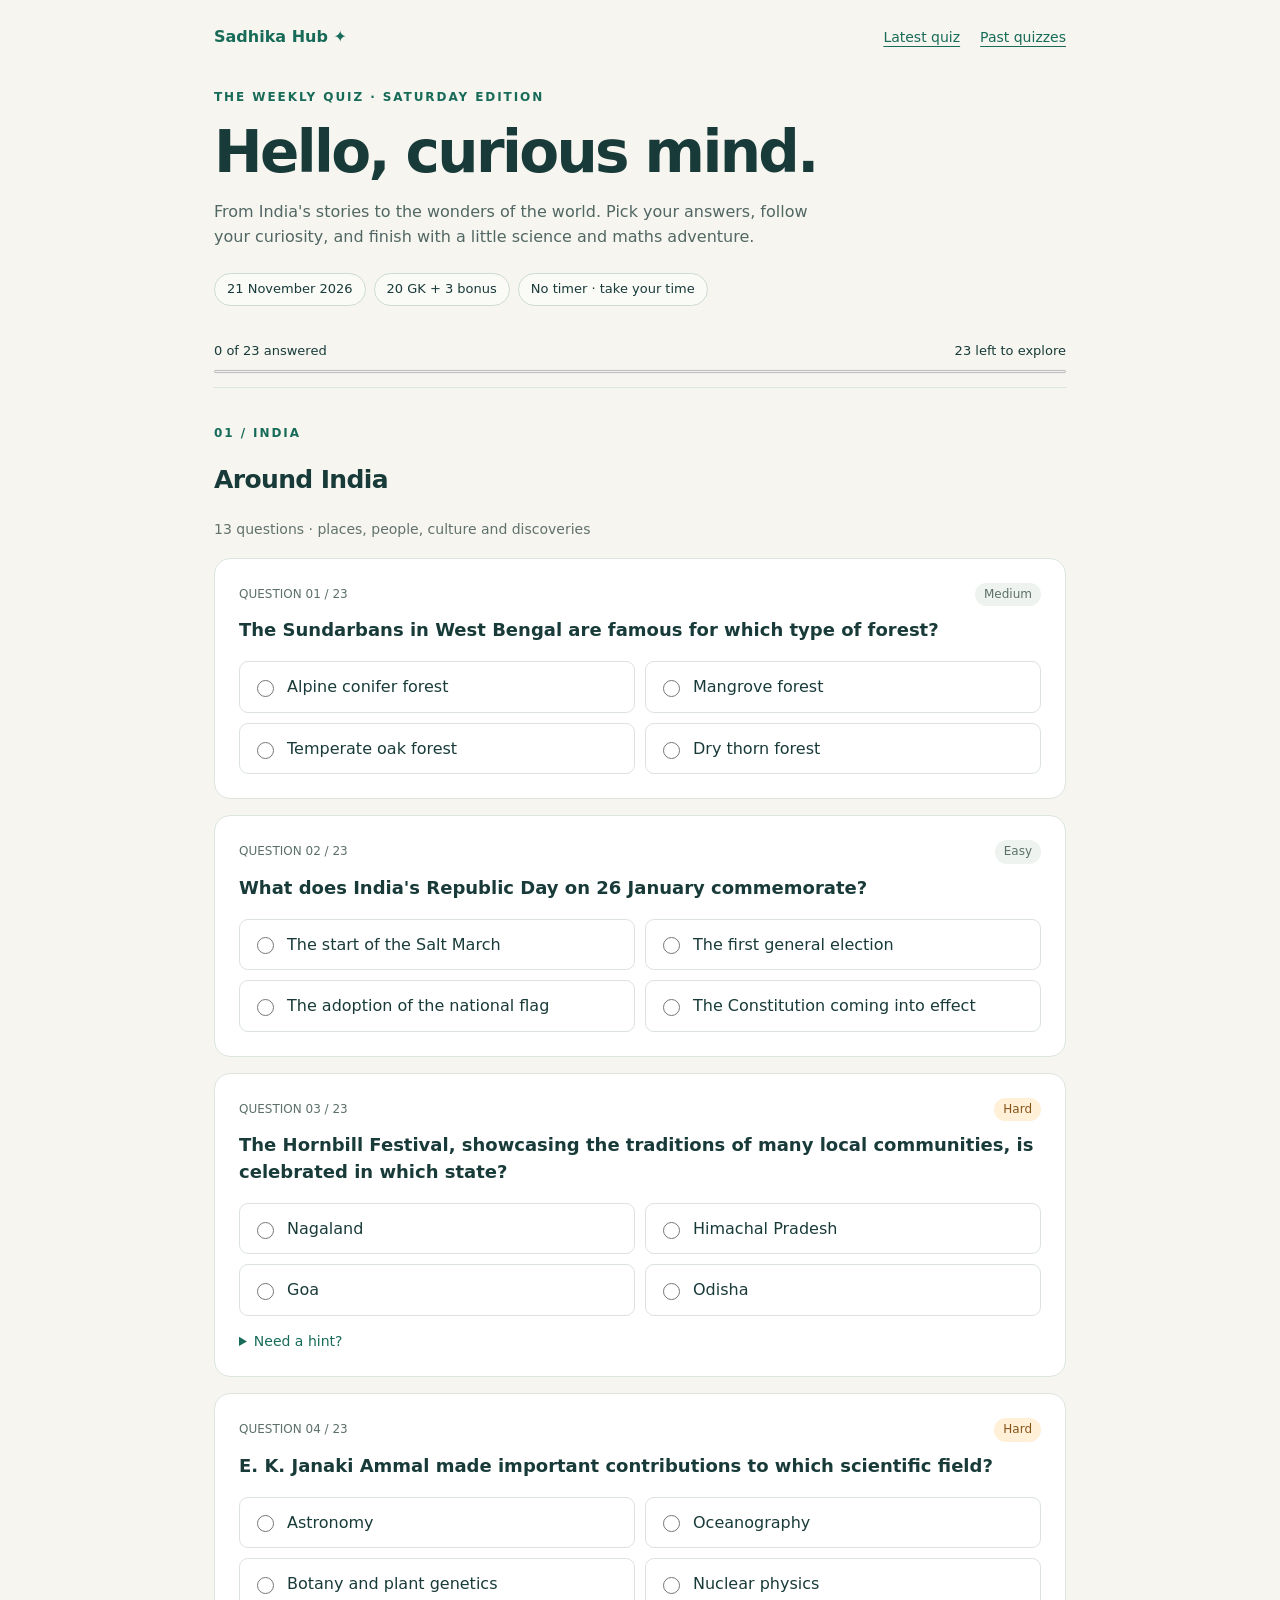
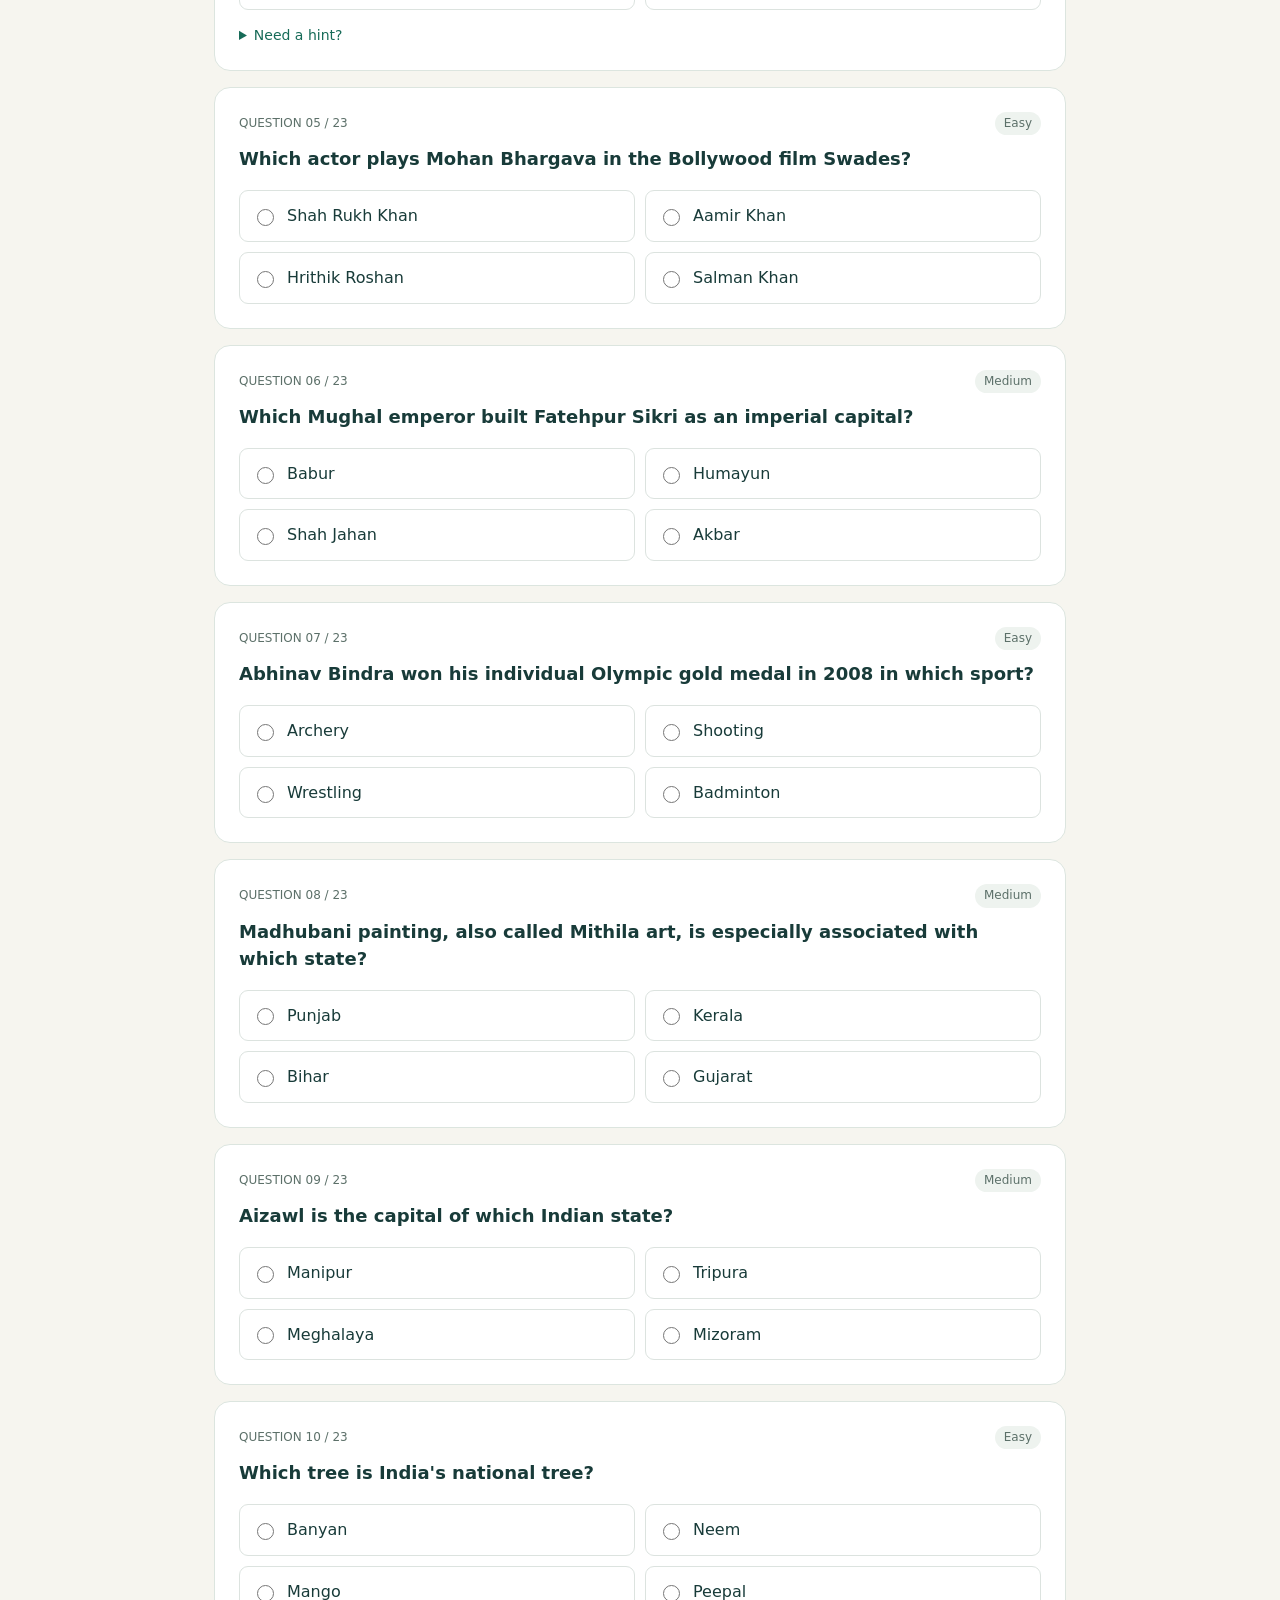
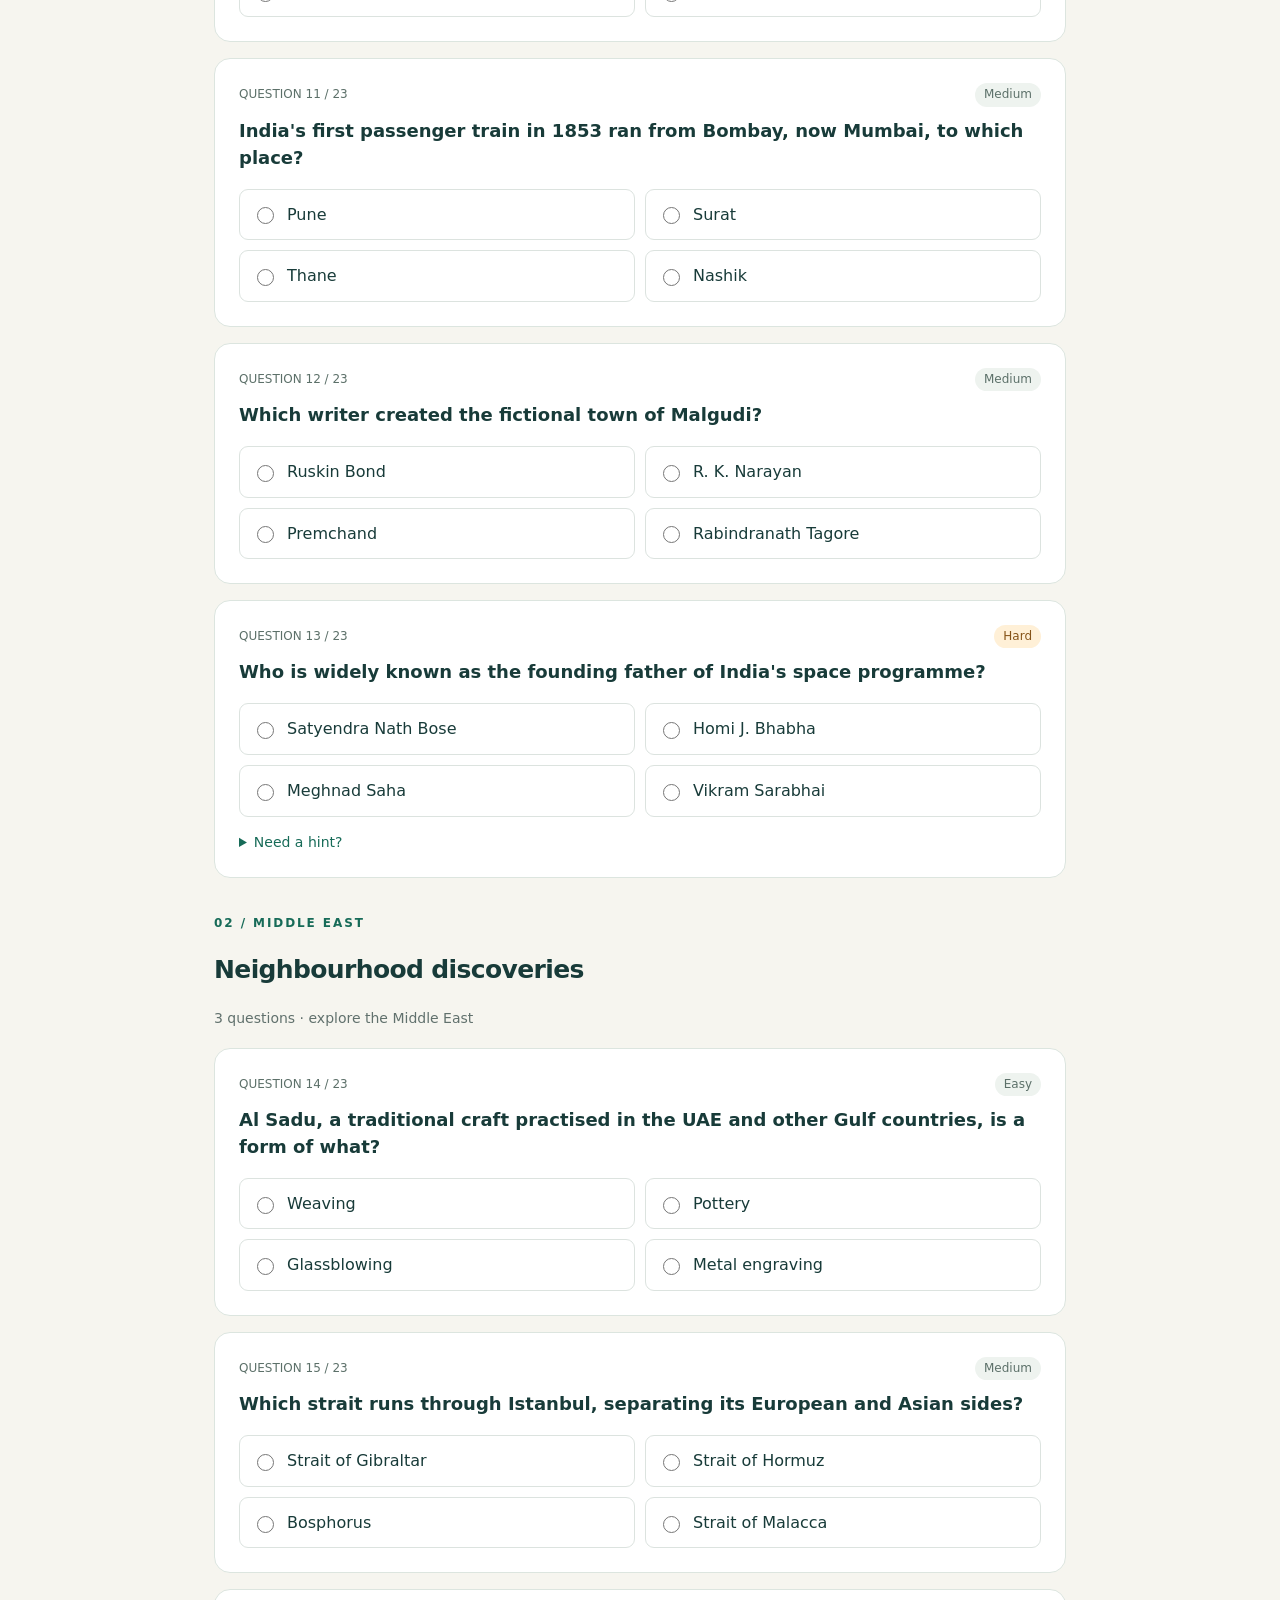
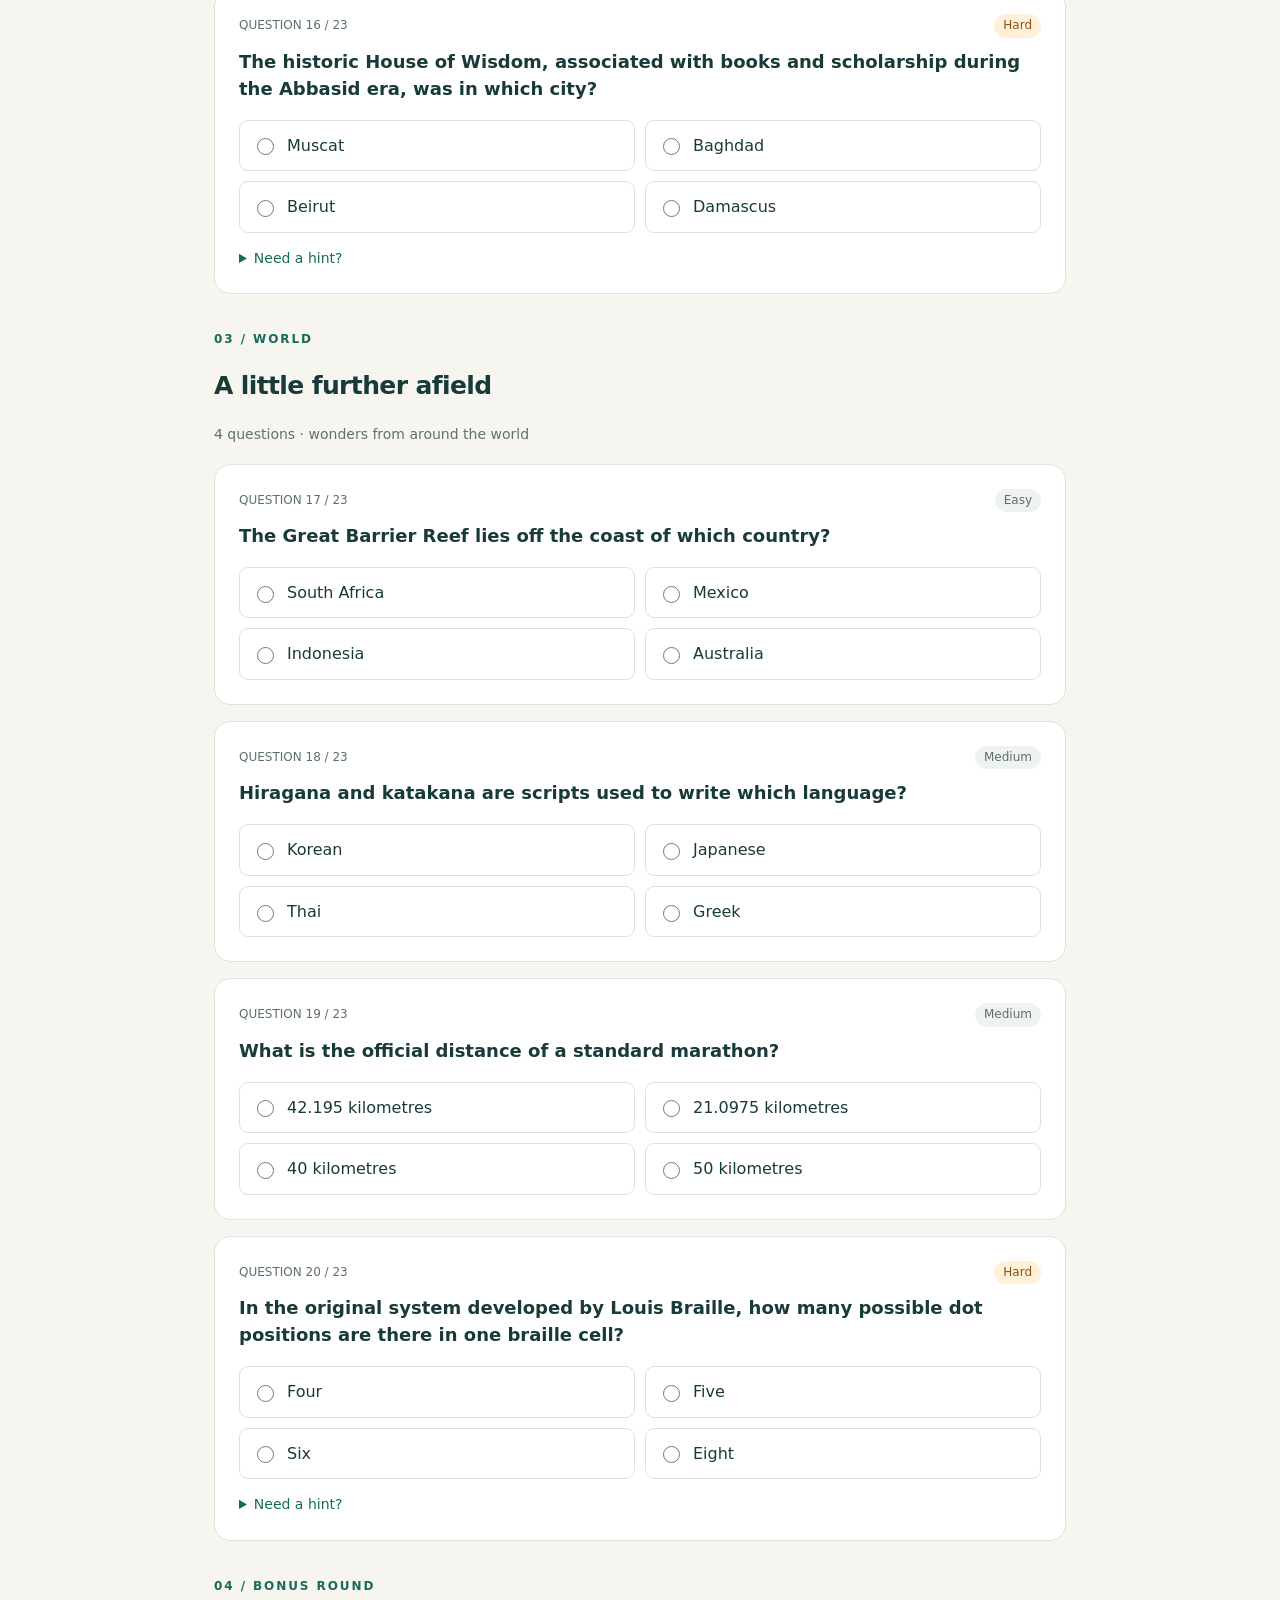
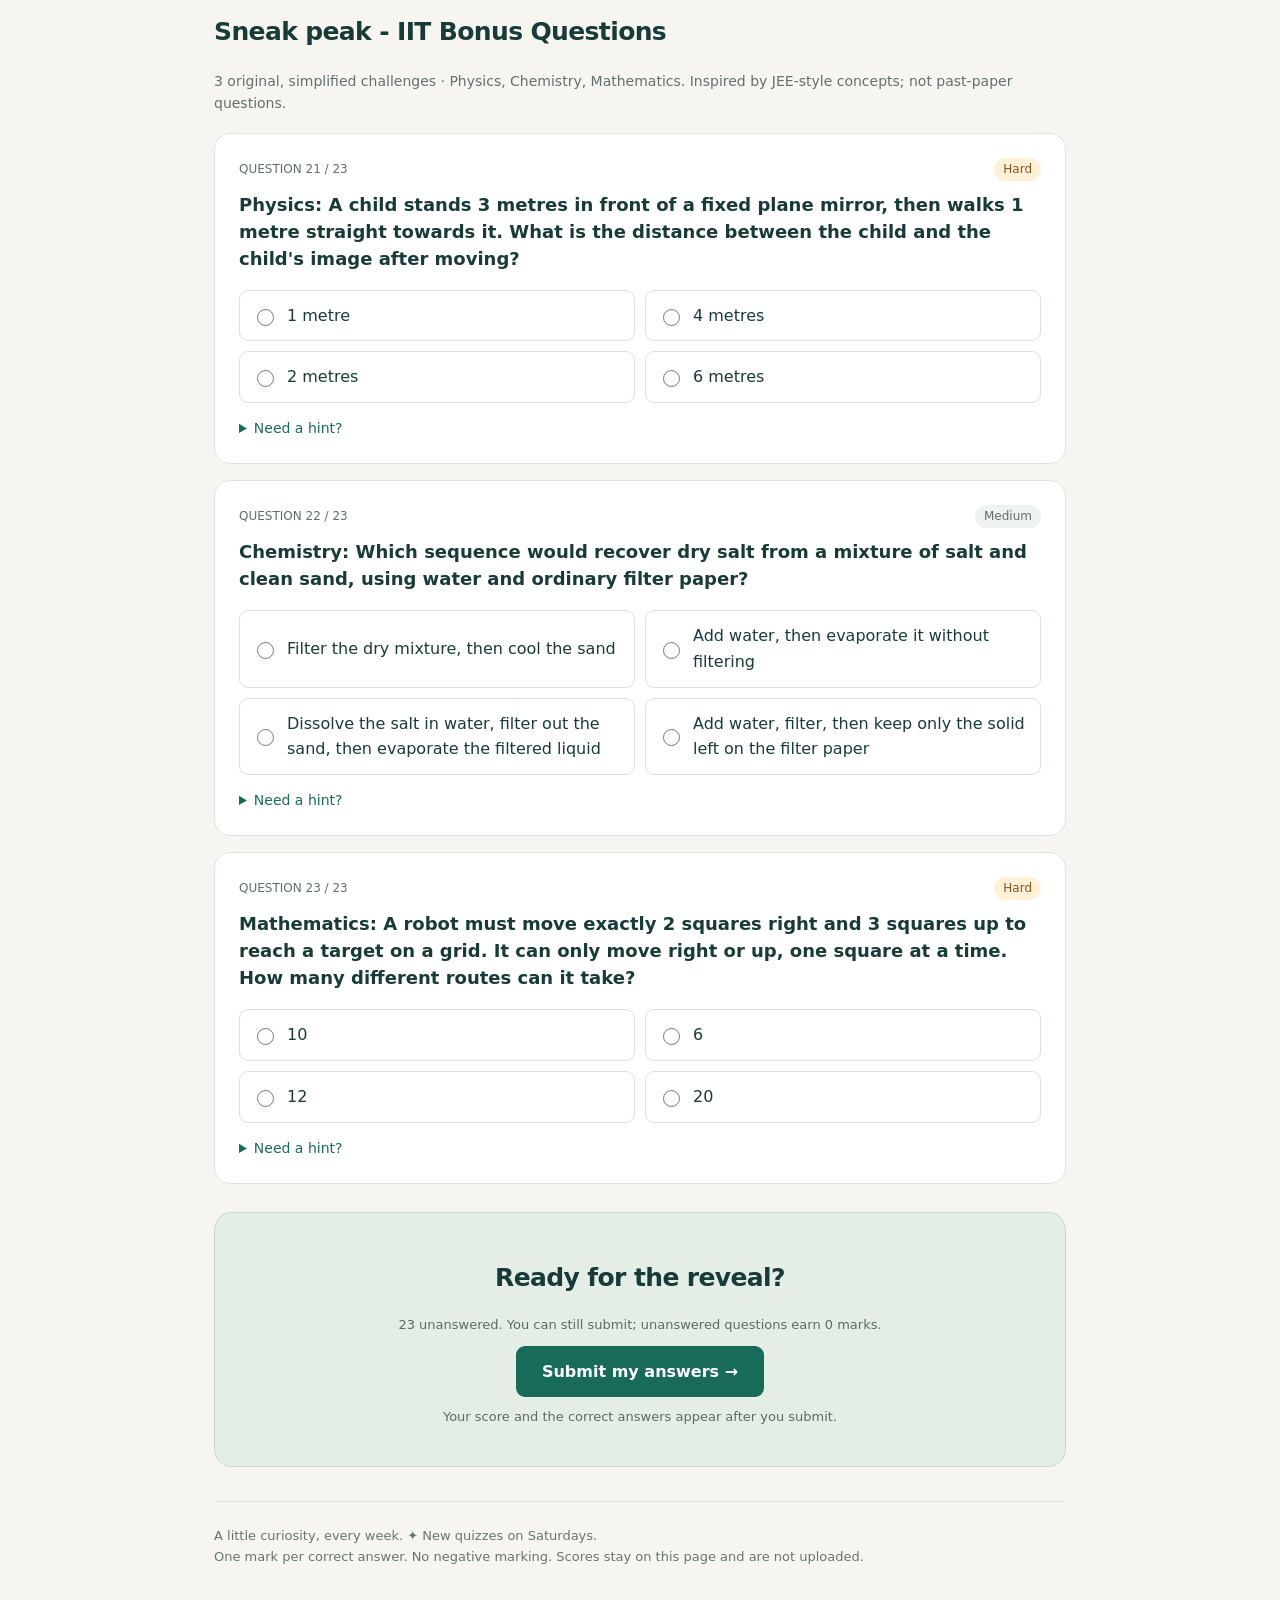
<file: quiz-archive/2026-11-21.html>
<!doctype html>
<html lang="en"><head><meta charset="utf-8"><meta name="viewport" content="width=device-width, initial-scale=1">
<meta name="description" content="A weekly adventure in general knowledge: 20 GK questions and 3 science and maths challenges.">
<title>Weekly GK Quiz · 21 November 2026 | Sadhika Hub</title><style>:root{color-scheme:light;--ink:#183b39;--green:#176b58;--paper:#f6f5ef;--line:#dce5df}*{box-sizing:border-box}body{margin:0;background:var(--paper);color:var(--ink);font:16px/1.6 system-ui,-apple-system,Segoe UI,sans-serif}a{color:var(--green);text-underline-offset:4px}button,input,summary{font:inherit}button,a,summary,input{touch-action:manipulation}:focus-visible{outline:3px solid #c07919;outline-offset:4px}.wrap{max-width:900px;margin:auto;padding:24px}.top{display:flex;justify-content:space-between;gap:20px;align-items:center;margin-bottom:38px}.brand{font-weight:800;text-decoration:none}.nav{display:flex;gap:20px;font-size:14px}.eyebrow{text-transform:uppercase;letter-spacing:.16em;font-size:12px;font-weight:800;color:var(--green)}h1{font-size:clamp(36px,6vw,58px);line-height:1.1;letter-spacing:-.045em;margin:14px 0}h2{font-size:25px;line-height:1.3;letter-spacing:-.025em}p{margin:10px 0}.intro{max-width:620px;color:#516764}.pills{display:flex;flex-wrap:wrap;gap:8px;margin:23px 0}.pill{border:1px solid #cddbd3;border-radius:30px;padding:5px 12px;font-size:13px;background:#fff8}.progressbox{position:sticky;top:0;z-index:2;background:#f6f5eff5;padding:12px 0;border-bottom:1px solid var(--line);margin-bottom:26px;backdrop-filter:blur(10px)}.progressline{display:flex;justify-content:space-between;font-size:13px;margin-bottom:7px}progress{display:block;width:100%;height:7px;accent-color:var(--green)}.sectionhead{margin:36px 0 18px}.sectionhead p{color:#61716d;font-size:14px}.card{min-width:0;background:white;border:1px solid var(--line);border-radius:16px;padding:24px;margin:0 0 16px}.question-title{font-size:18px;font-weight:650;line-height:1.5;margin:0 0 18px}.meta{display:flex;justify-content:space-between;align-items:center;margin-bottom:10px;font-size:12px;color:#5c7069}.difficulty{text-transform:capitalize;background:#eef3ef;padding:2px 9px;border-radius:20px}.hard{background:#fff0d7;color:#855318}.options{display:grid;grid-template-columns:1fr 1fr;gap:10px}.option{display:flex;gap:10px;align-items:center;border:1px solid #dce3df;border-radius:9px;padding:12px;cursor:pointer;min-height:50px}.option:hover{background:#f5f8f5}.option:has(input:checked){border-color:var(--green);background:#eaf4ec}.option input{accent-color:var(--green);width:17px;height:17px;flex-shrink:0}.option.correct{border-color:#27764d;background:#eaf6ed}.option.wrong{border-color:#a54238;background:#fff0ec}.option:has(input:disabled){cursor:default}.feedback{font-size:14px;border-top:1px solid var(--line);padding-top:12px;margin-top:16px}.feedback.good{color:#21643d}.feedback.bad{color:#92382f}details{margin-top:14px;font-size:14px}summary{cursor:pointer;color:var(--green);width:fit-content}details p{color:#596c65}.submitbox{text-align:center;background:#e5eee6;border:1px solid #c8dacd;border-radius:18px;padding:28px;margin:28px 0}.primary,.secondary{border:0;border-radius:9px;padding:13px 26px;cursor:pointer;font-weight:700}.primary{background:var(--green);color:white}.secondary{background:white;color:var(--green);border:1px solid #b9cec1}.primary:hover{background:#115441}.primary:disabled{opacity:.6;cursor:default}.fine{font-size:13px;color:#5b6c65}.results{background:#153f36;color:white;border-radius:18px;padding:28px;margin:25px 0;scroll-margin-top:90px}.results h2{margin:0 0 18px}.scores{display:grid;grid-template-columns:repeat(3,1fr);gap:12px}.score{background:#ffffff12;padding:15px;border-radius:10px}.score span{display:block;font-size:13px;color:#c4d9ce}.score strong{font-size:30px}.results p{color:#d5e4dc}.results button{margin-top:12px}footer{border-top:1px solid var(--line);padding:24px 0;margin-top:34px;font-size:13px;color:#65766e}.archive-list{list-style:none;padding:0}.archive-list a{display:flex;justify-content:space-between;gap:15px;padding:20px;background:white;border:1px solid var(--line);border-radius:12px;margin-bottom:12px;text-decoration:none}.archive-list a:hover{border-color:var(--green)}[hidden]{display:none!important}@media(max-width:560px){.wrap{padding:18px}.top{margin-bottom:26px}.nav{gap:12px}.card{padding:18px}.options{grid-template-columns:1fr}.scores{gap:7px}.score{padding:10px}.score strong{font-size:24px}.results{padding:20px}}@media print{.top,.progressbox,.submitbox,button,footer{display:none}.card{break-inside:avoid}body{background:white}.wrap{max-width:none}.results{color:black;background:white;border:1px solid}.results p,.score span{color:black}}
</style></head>
<body><div class="wrap"><header class="top"><a class="brand" href="../index.html">Sadhika Hub <span aria-hidden="true">✦</span></a>
<nav class="nav" aria-label="Main"><a href="../quiz.html">Latest quiz</a><a href="../quiz-archive.html">Past quizzes</a></nav></header>
<main><div class="eyebrow">THE WEEKLY QUIZ · Saturday edition</div><h1>Hello, curious mind.</h1>
<p class="intro">From India's stories to the wonders of the world. Pick your answers, follow your curiosity, and finish with a little science and maths adventure.</p>
<div class="pills"><span class="pill">21 November 2026</span><span class="pill">20 GK + 3 bonus</span><span class="pill">No timer · take your time</span></div>
<div class="progressbox"><div class="progressline"><span id="progress-label">0 of 23 answered</span><span id="remaining">23 left to explore</span></div><progress id="progress" max="23" value="0" aria-label="Questions answered"></progress></div>
<noscript><p>Please enable JavaScript to submit answers and see your score.</p></noscript>
<section id="results" class="results" aria-labelledby="results-title" tabindex="-1" hidden><h2 id="results-title">Your results</h2>
<div class="scores"><div class="score"><span>General knowledge</span><strong id="gk-score"></strong></div><div class="score"><span>Bonus round</span><strong id="bonus-score"></strong></div><div class="score"><span>Total marks</span><strong id="total-score"></strong></div></div><p id="result-message"></p><button id="retry-button" type="button" class="secondary">Try again</button></section>
<form id="quiz-form"><div class="sectionhead"><div class="eyebrow">01 / INDIA</div><h2>Around India</h2><p>13 questions · places, people, culture and discoveries</p></div><section class="card" id="question-0" role="group" aria-labelledby="question-title-0">
<div class="meta"><span>QUESTION 01 / 23</span><span class="difficulty medium">medium</span></div>
<h3 class="question-title" id="question-title-0">The Sundarbans in West Bengal are famous for which type of forest?</h3><div class="options"><label class="option"><input type="radio" name="q0" value="0"><span>Alpine conifer forest</span></label><label class="option"><input type="radio" name="q0" value="1"><span>Mangrove forest</span></label><label class="option"><input type="radio" name="q0" value="2"><span>Temperate oak forest</span></label><label class="option"><input type="radio" name="q0" value="3"><span>Dry thorn forest</span></label></div><p class="feedback" hidden></p></section><section class="card" id="question-1" role="group" aria-labelledby="question-title-1">
<div class="meta"><span>QUESTION 02 / 23</span><span class="difficulty easy">easy</span></div>
<h3 class="question-title" id="question-title-1">What does India&#x27;s Republic Day on 26 January commemorate?</h3><div class="options"><label class="option"><input type="radio" name="q1" value="0"><span>The start of the Salt March</span></label><label class="option"><input type="radio" name="q1" value="1"><span>The first general election</span></label><label class="option"><input type="radio" name="q1" value="2"><span>The adoption of the national flag</span></label><label class="option"><input type="radio" name="q1" value="3"><span>The Constitution coming into effect</span></label></div><p class="feedback" hidden></p></section><section class="card" id="question-2" role="group" aria-labelledby="question-title-2">
<div class="meta"><span>QUESTION 03 / 23</span><span class="difficulty hard">hard</span></div>
<h3 class="question-title" id="question-title-2">The Hornbill Festival, showcasing the traditions of many local communities, is celebrated in which state?</h3><div class="options"><label class="option"><input type="radio" name="q2" value="0"><span>Nagaland</span></label><label class="option"><input type="radio" name="q2" value="1"><span>Himachal Pradesh</span></label><label class="option"><input type="radio" name="q2" value="2"><span>Goa</span></label><label class="option"><input type="radio" name="q2" value="3"><span>Odisha</span></label></div><details><summary>Need a hint?</summary><p>Look to a northeastern state whose capital is Kohima.</p></details><p class="feedback" hidden></p></section><section class="card" id="question-3" role="group" aria-labelledby="question-title-3">
<div class="meta"><span>QUESTION 04 / 23</span><span class="difficulty hard">hard</span></div>
<h3 class="question-title" id="question-title-3">E. K. Janaki Ammal made important contributions to which scientific field?</h3><div class="options"><label class="option"><input type="radio" name="q3" value="0"><span>Astronomy</span></label><label class="option"><input type="radio" name="q3" value="1"><span>Oceanography</span></label><label class="option"><input type="radio" name="q3" value="2"><span>Botany and plant genetics</span></label><label class="option"><input type="radio" name="q3" value="3"><span>Nuclear physics</span></label></div><details><summary>Need a hint?</summary><p>Her research included chromosomes and the breeding of sugarcane.</p></details><p class="feedback" hidden></p></section><section class="card" id="question-4" role="group" aria-labelledby="question-title-4">
<div class="meta"><span>QUESTION 05 / 23</span><span class="difficulty easy">easy</span></div>
<h3 class="question-title" id="question-title-4">Which actor plays Mohan Bhargava in the Bollywood film Swades?</h3><div class="options"><label class="option"><input type="radio" name="q4" value="0"><span>Shah Rukh Khan</span></label><label class="option"><input type="radio" name="q4" value="1"><span>Aamir Khan</span></label><label class="option"><input type="radio" name="q4" value="2"><span>Hrithik Roshan</span></label><label class="option"><input type="radio" name="q4" value="3"><span>Salman Khan</span></label></div><p class="feedback" hidden></p></section><section class="card" id="question-5" role="group" aria-labelledby="question-title-5">
<div class="meta"><span>QUESTION 06 / 23</span><span class="difficulty medium">medium</span></div>
<h3 class="question-title" id="question-title-5">Which Mughal emperor built Fatehpur Sikri as an imperial capital?</h3><div class="options"><label class="option"><input type="radio" name="q5" value="0"><span>Babur</span></label><label class="option"><input type="radio" name="q5" value="1"><span>Humayun</span></label><label class="option"><input type="radio" name="q5" value="2"><span>Shah Jahan</span></label><label class="option"><input type="radio" name="q5" value="3"><span>Akbar</span></label></div><p class="feedback" hidden></p></section><section class="card" id="question-6" role="group" aria-labelledby="question-title-6">
<div class="meta"><span>QUESTION 07 / 23</span><span class="difficulty easy">easy</span></div>
<h3 class="question-title" id="question-title-6">Abhinav Bindra won his individual Olympic gold medal in 2008 in which sport?</h3><div class="options"><label class="option"><input type="radio" name="q6" value="0"><span>Archery</span></label><label class="option"><input type="radio" name="q6" value="1"><span>Shooting</span></label><label class="option"><input type="radio" name="q6" value="2"><span>Wrestling</span></label><label class="option"><input type="radio" name="q6" value="3"><span>Badminton</span></label></div><p class="feedback" hidden></p></section><section class="card" id="question-7" role="group" aria-labelledby="question-title-7">
<div class="meta"><span>QUESTION 08 / 23</span><span class="difficulty medium">medium</span></div>
<h3 class="question-title" id="question-title-7">Madhubani painting, also called Mithila art, is especially associated with which state?</h3><div class="options"><label class="option"><input type="radio" name="q7" value="0"><span>Punjab</span></label><label class="option"><input type="radio" name="q7" value="1"><span>Kerala</span></label><label class="option"><input type="radio" name="q7" value="2"><span>Bihar</span></label><label class="option"><input type="radio" name="q7" value="3"><span>Gujarat</span></label></div><p class="feedback" hidden></p></section><section class="card" id="question-8" role="group" aria-labelledby="question-title-8">
<div class="meta"><span>QUESTION 09 / 23</span><span class="difficulty medium">medium</span></div>
<h3 class="question-title" id="question-title-8">Aizawl is the capital of which Indian state?</h3><div class="options"><label class="option"><input type="radio" name="q8" value="0"><span>Manipur</span></label><label class="option"><input type="radio" name="q8" value="1"><span>Tripura</span></label><label class="option"><input type="radio" name="q8" value="2"><span>Meghalaya</span></label><label class="option"><input type="radio" name="q8" value="3"><span>Mizoram</span></label></div><p class="feedback" hidden></p></section><section class="card" id="question-9" role="group" aria-labelledby="question-title-9">
<div class="meta"><span>QUESTION 10 / 23</span><span class="difficulty easy">easy</span></div>
<h3 class="question-title" id="question-title-9">Which tree is India&#x27;s national tree?</h3><div class="options"><label class="option"><input type="radio" name="q9" value="0"><span>Banyan</span></label><label class="option"><input type="radio" name="q9" value="1"><span>Neem</span></label><label class="option"><input type="radio" name="q9" value="2"><span>Mango</span></label><label class="option"><input type="radio" name="q9" value="3"><span>Peepal</span></label></div><p class="feedback" hidden></p></section><section class="card" id="question-10" role="group" aria-labelledby="question-title-10">
<div class="meta"><span>QUESTION 11 / 23</span><span class="difficulty medium">medium</span></div>
<h3 class="question-title" id="question-title-10">India&#x27;s first passenger train in 1853 ran from Bombay, now Mumbai, to which place?</h3><div class="options"><label class="option"><input type="radio" name="q10" value="0"><span>Pune</span></label><label class="option"><input type="radio" name="q10" value="1"><span>Surat</span></label><label class="option"><input type="radio" name="q10" value="2"><span>Thane</span></label><label class="option"><input type="radio" name="q10" value="3"><span>Nashik</span></label></div><p class="feedback" hidden></p></section><section class="card" id="question-11" role="group" aria-labelledby="question-title-11">
<div class="meta"><span>QUESTION 12 / 23</span><span class="difficulty medium">medium</span></div>
<h3 class="question-title" id="question-title-11">Which writer created the fictional town of Malgudi?</h3><div class="options"><label class="option"><input type="radio" name="q11" value="0"><span>Ruskin Bond</span></label><label class="option"><input type="radio" name="q11" value="1"><span>R. K. Narayan</span></label><label class="option"><input type="radio" name="q11" value="2"><span>Premchand</span></label><label class="option"><input type="radio" name="q11" value="3"><span>Rabindranath Tagore</span></label></div><p class="feedback" hidden></p></section><section class="card" id="question-12" role="group" aria-labelledby="question-title-12">
<div class="meta"><span>QUESTION 13 / 23</span><span class="difficulty hard">hard</span></div>
<h3 class="question-title" id="question-title-12">Who is widely known as the founding father of India&#x27;s space programme?</h3><div class="options"><label class="option"><input type="radio" name="q12" value="0"><span>Satyendra Nath Bose</span></label><label class="option"><input type="radio" name="q12" value="1"><span>Homi J. Bhabha</span></label><label class="option"><input type="radio" name="q12" value="2"><span>Meghnad Saha</span></label><label class="option"><input type="radio" name="q12" value="3"><span>Vikram Sarabhai</span></label></div><details><summary>Need a hint?</summary><p>He founded the Physical Research Laboratory in Ahmedabad and championed using space technology for education and development.</p></details><p class="feedback" hidden></p></section><div class="sectionhead"><div class="eyebrow">02 / MIDDLE EAST</div><h2>Neighbourhood discoveries</h2><p>3 questions · explore the Middle East</p></div><section class="card" id="question-13" role="group" aria-labelledby="question-title-13">
<div class="meta"><span>QUESTION 14 / 23</span><span class="difficulty easy">easy</span></div>
<h3 class="question-title" id="question-title-13">Al Sadu, a traditional craft practised in the UAE and other Gulf countries, is a form of what?</h3><div class="options"><label class="option"><input type="radio" name="q13" value="0"><span>Weaving</span></label><label class="option"><input type="radio" name="q13" value="1"><span>Pottery</span></label><label class="option"><input type="radio" name="q13" value="2"><span>Glassblowing</span></label><label class="option"><input type="radio" name="q13" value="3"><span>Metal engraving</span></label></div><p class="feedback" hidden></p></section><section class="card" id="question-14" role="group" aria-labelledby="question-title-14">
<div class="meta"><span>QUESTION 15 / 23</span><span class="difficulty medium">medium</span></div>
<h3 class="question-title" id="question-title-14">Which strait runs through Istanbul, separating its European and Asian sides?</h3><div class="options"><label class="option"><input type="radio" name="q14" value="0"><span>Strait of Gibraltar</span></label><label class="option"><input type="radio" name="q14" value="1"><span>Strait of Hormuz</span></label><label class="option"><input type="radio" name="q14" value="2"><span>Bosphorus</span></label><label class="option"><input type="radio" name="q14" value="3"><span>Strait of Malacca</span></label></div><p class="feedback" hidden></p></section><section class="card" id="question-15" role="group" aria-labelledby="question-title-15">
<div class="meta"><span>QUESTION 16 / 23</span><span class="difficulty hard">hard</span></div>
<h3 class="question-title" id="question-title-15">The historic House of Wisdom, associated with books and scholarship during the Abbasid era, was in which city?</h3><div class="options"><label class="option"><input type="radio" name="q15" value="0"><span>Muscat</span></label><label class="option"><input type="radio" name="q15" value="1"><span>Baghdad</span></label><label class="option"><input type="radio" name="q15" value="2"><span>Beirut</span></label><label class="option"><input type="radio" name="q15" value="3"><span>Damascus</span></label></div><details><summary>Need a hint?</summary><p>This city stands on the Tigris and became the Abbasid capital.</p></details><p class="feedback" hidden></p></section><div class="sectionhead"><div class="eyebrow">03 / WORLD</div><h2>A little further afield</h2><p>4 questions · wonders from around the world</p></div><section class="card" id="question-16" role="group" aria-labelledby="question-title-16">
<div class="meta"><span>QUESTION 17 / 23</span><span class="difficulty easy">easy</span></div>
<h3 class="question-title" id="question-title-16">The Great Barrier Reef lies off the coast of which country?</h3><div class="options"><label class="option"><input type="radio" name="q16" value="0"><span>South Africa</span></label><label class="option"><input type="radio" name="q16" value="1"><span>Mexico</span></label><label class="option"><input type="radio" name="q16" value="2"><span>Indonesia</span></label><label class="option"><input type="radio" name="q16" value="3"><span>Australia</span></label></div><p class="feedback" hidden></p></section><section class="card" id="question-17" role="group" aria-labelledby="question-title-17">
<div class="meta"><span>QUESTION 18 / 23</span><span class="difficulty medium">medium</span></div>
<h3 class="question-title" id="question-title-17">Hiragana and katakana are scripts used to write which language?</h3><div class="options"><label class="option"><input type="radio" name="q17" value="0"><span>Korean</span></label><label class="option"><input type="radio" name="q17" value="1"><span>Japanese</span></label><label class="option"><input type="radio" name="q17" value="2"><span>Thai</span></label><label class="option"><input type="radio" name="q17" value="3"><span>Greek</span></label></div><p class="feedback" hidden></p></section><section class="card" id="question-18" role="group" aria-labelledby="question-title-18">
<div class="meta"><span>QUESTION 19 / 23</span><span class="difficulty medium">medium</span></div>
<h3 class="question-title" id="question-title-18">What is the official distance of a standard marathon?</h3><div class="options"><label class="option"><input type="radio" name="q18" value="0"><span>42.195 kilometres</span></label><label class="option"><input type="radio" name="q18" value="1"><span>21.0975 kilometres</span></label><label class="option"><input type="radio" name="q18" value="2"><span>40 kilometres</span></label><label class="option"><input type="radio" name="q18" value="3"><span>50 kilometres</span></label></div><p class="feedback" hidden></p></section><section class="card" id="question-19" role="group" aria-labelledby="question-title-19">
<div class="meta"><span>QUESTION 20 / 23</span><span class="difficulty hard">hard</span></div>
<h3 class="question-title" id="question-title-19">In the original system developed by Louis Braille, how many possible dot positions are there in one braille cell?</h3><div class="options"><label class="option"><input type="radio" name="q19" value="0"><span>Four</span></label><label class="option"><input type="radio" name="q19" value="1"><span>Five</span></label><label class="option"><input type="radio" name="q19" value="2"><span>Six</span></label><label class="option"><input type="radio" name="q19" value="3"><span>Eight</span></label></div><details><summary>Need a hint?</summary><p>The positions are arranged in a small rectangle with two equal vertical columns.</p></details><p class="feedback" hidden></p></section><div class="sectionhead"><div class="eyebrow">04 / BONUS ROUND</div><h2>Sneak peak - IIT Bonus Questions</h2><p>3 original, simplified challenges · Physics, Chemistry, Mathematics. Inspired by JEE-style concepts; not past-paper questions.</p></div><section class="card" id="question-20" role="group" aria-labelledby="question-title-20">
<div class="meta"><span>QUESTION 21 / 23</span><span class="difficulty hard">hard</span></div>
<h3 class="question-title" id="question-title-20">Physics: A child stands 3 metres in front of a fixed plane mirror, then walks 1 metre straight towards it. What is the distance between the child and the child&#x27;s image after moving?</h3><div class="options"><label class="option"><input type="radio" name="q20" value="0"><span>1 metre</span></label><label class="option"><input type="radio" name="q20" value="1"><span>4 metres</span></label><label class="option"><input type="radio" name="q20" value="2"><span>2 metres</span></label><label class="option"><input type="radio" name="q20" value="3"><span>6 metres</span></label></div><details><summary>Need a hint?</summary><p>A plane mirror places the image as far behind the mirror as the object is in front. First find the child&#x27;s new distance from the mirror.</p></details><p class="feedback" hidden></p></section><section class="card" id="question-21" role="group" aria-labelledby="question-title-21">
<div class="meta"><span>QUESTION 22 / 23</span><span class="difficulty medium">medium</span></div>
<h3 class="question-title" id="question-title-21">Chemistry: Which sequence would recover dry salt from a mixture of salt and clean sand, using water and ordinary filter paper?</h3><div class="options"><label class="option"><input type="radio" name="q21" value="0"><span>Filter the dry mixture, then cool the sand</span></label><label class="option"><input type="radio" name="q21" value="1"><span>Add water, then evaporate it without filtering</span></label><label class="option"><input type="radio" name="q21" value="2"><span>Dissolve the salt in water, filter out the sand, then evaporate the filtered liquid</span></label><label class="option"><input type="radio" name="q21" value="3"><span>Add water, filter, then keep only the solid left on the filter paper</span></label></div><details><summary>Need a hint?</summary><p>Salt dissolves in water, but sand does not. Dissolved salt passes through ordinary filter paper with the water.</p></details><p class="feedback" hidden></p></section><section class="card" id="question-22" role="group" aria-labelledby="question-title-22">
<div class="meta"><span>QUESTION 23 / 23</span><span class="difficulty hard">hard</span></div>
<h3 class="question-title" id="question-title-22">Mathematics: A robot must move exactly 2 squares right and 3 squares up to reach a target on a grid. It can only move right or up, one square at a time. How many different routes can it take?</h3><div class="options"><label class="option"><input type="radio" name="q22" value="0"><span>10</span></label><label class="option"><input type="radio" name="q22" value="1"><span>6</span></label><label class="option"><input type="radio" name="q22" value="2"><span>12</span></label><label class="option"><input type="radio" name="q22" value="3"><span>20</span></label></div><details><summary>Need a hint?</summary><p>Each route is an order of five moves containing two R&#x27;s and three U&#x27;s. Count the different pairs of positions that the two R&#x27;s can occupy.</p></details><p class="feedback" hidden></p></section><div class="submitbox"><h2>Ready for the reveal?</h2><p id="submit-note" class="fine"></p><button class="primary" id="submit-button" type="submit">Submit my answers →</button><p class="fine">Your score and the correct answers appear after you submit.</p></div></form></main><footer>A little curiosity, every week. <span aria-hidden="true">✦</span> New quizzes on Saturdays.<br>One mark per correct answer. No negative marking. Scores stay on this page and are not uploaded.</footer>
</div><script id="quiz-data" type="application/json">{"questions": [{"category": "India", "question": "The Sundarbans in West Bengal are famous for which type of forest?", "options": ["Alpine conifer forest", "Mangrove forest", "Temperate oak forest", "Dry thorn forest"], "answer": "Mangrove forest", "difficulty": "medium", "hint": ""}, {"category": "India", "question": "What does India's Republic Day on 26 January commemorate?", "options": ["The start of the Salt March", "The first general election", "The adoption of the national flag", "The Constitution coming into effect"], "answer": "The Constitution coming into effect", "difficulty": "easy", "hint": ""}, {"category": "India", "question": "The Hornbill Festival, showcasing the traditions of many local communities, is celebrated in which state?", "options": ["Nagaland", "Himachal Pradesh", "Goa", "Odisha"], "answer": "Nagaland", "difficulty": "hard", "hint": "Look to a northeastern state whose capital is Kohima."}, {"category": "India", "question": "E. K. Janaki Ammal made important contributions to which scientific field?", "options": ["Astronomy", "Oceanography", "Botany and plant genetics", "Nuclear physics"], "answer": "Botany and plant genetics", "difficulty": "hard", "hint": "Her research included chromosomes and the breeding of sugarcane."}, {"category": "India", "question": "Which actor plays Mohan Bhargava in the Bollywood film Swades?", "options": ["Shah Rukh Khan", "Aamir Khan", "Hrithik Roshan", "Salman Khan"], "answer": "Shah Rukh Khan", "difficulty": "easy", "hint": ""}, {"category": "India", "question": "Which Mughal emperor built Fatehpur Sikri as an imperial capital?", "options": ["Babur", "Humayun", "Shah Jahan", "Akbar"], "answer": "Akbar", "difficulty": "medium", "hint": ""}, {"category": "India", "question": "Abhinav Bindra won his individual Olympic gold medal in 2008 in which sport?", "options": ["Archery", "Shooting", "Wrestling", "Badminton"], "answer": "Shooting", "difficulty": "easy", "hint": ""}, {"category": "India", "question": "Madhubani painting, also called Mithila art, is especially associated with which state?", "options": ["Punjab", "Kerala", "Bihar", "Gujarat"], "answer": "Bihar", "difficulty": "medium", "hint": ""}, {"category": "India", "question": "Aizawl is the capital of which Indian state?", "options": ["Manipur", "Tripura", "Meghalaya", "Mizoram"], "answer": "Mizoram", "difficulty": "medium", "hint": ""}, {"category": "India", "question": "Which tree is India's national tree?", "options": ["Banyan", "Neem", "Mango", "Peepal"], "answer": "Banyan", "difficulty": "easy", "hint": ""}, {"category": "India", "question": "India's first passenger train in 1853 ran from Bombay, now Mumbai, to which place?", "options": ["Pune", "Surat", "Thane", "Nashik"], "answer": "Thane", "difficulty": "medium", "hint": ""}, {"category": "India", "question": "Which writer created the fictional town of Malgudi?", "options": ["Ruskin Bond", "R. K. Narayan", "Premchand", "Rabindranath Tagore"], "answer": "R. K. Narayan", "difficulty": "medium", "hint": ""}, {"category": "India", "question": "Who is widely known as the founding father of India's space programme?", "options": ["Satyendra Nath Bose", "Homi J. Bhabha", "Meghnad Saha", "Vikram Sarabhai"], "answer": "Vikram Sarabhai", "difficulty": "hard", "hint": "He founded the Physical Research Laboratory in Ahmedabad and championed using space technology for education and development."}, {"category": "Middle East", "question": "Al Sadu, a traditional craft practised in the UAE and other Gulf countries, is a form of what?", "options": ["Weaving", "Pottery", "Glassblowing", "Metal engraving"], "answer": "Weaving", "difficulty": "easy", "hint": ""}, {"category": "Middle East", "question": "Which strait runs through Istanbul, separating its European and Asian sides?", "options": ["Strait of Gibraltar", "Strait of Hormuz", "Bosphorus", "Strait of Malacca"], "answer": "Bosphorus", "difficulty": "medium", "hint": ""}, {"category": "Middle East", "question": "The historic House of Wisdom, associated with books and scholarship during the Abbasid era, was in which city?", "options": ["Muscat", "Baghdad", "Beirut", "Damascus"], "answer": "Baghdad", "difficulty": "hard", "hint": "This city stands on the Tigris and became the Abbasid capital."}, {"category": "Global", "question": "The Great Barrier Reef lies off the coast of which country?", "options": ["South Africa", "Mexico", "Indonesia", "Australia"], "answer": "Australia", "difficulty": "easy", "hint": ""}, {"category": "Global", "question": "Hiragana and katakana are scripts used to write which language?", "options": ["Korean", "Japanese", "Thai", "Greek"], "answer": "Japanese", "difficulty": "medium", "hint": ""}, {"category": "Global", "question": "What is the official distance of a standard marathon?", "options": ["42.195 kilometres", "21.0975 kilometres", "40 kilometres", "50 kilometres"], "answer": "42.195 kilometres", "difficulty": "medium", "hint": ""}, {"category": "Global", "question": "In the original system developed by Louis Braille, how many possible dot positions are there in one braille cell?", "options": ["Four", "Five", "Six", "Eight"], "answer": "Six", "difficulty": "hard", "hint": "The positions are arranged in a small rectangle with two equal vertical columns."}, {"category": "IIT Bonus", "question": "Physics: A child stands 3 metres in front of a fixed plane mirror, then walks 1 metre straight towards it. What is the distance between the child and the child's image after moving?", "options": ["1 metre", "4 metres", "2 metres", "6 metres"], "answer": "4 metres", "difficulty": "hard", "hint": "A plane mirror places the image as far behind the mirror as the object is in front. First find the child's new distance from the mirror."}, {"category": "IIT Bonus", "question": "Chemistry: Which sequence would recover dry salt from a mixture of salt and clean sand, using water and ordinary filter paper?", "options": ["Filter the dry mixture, then cool the sand", "Add water, then evaporate it without filtering", "Dissolve the salt in water, filter out the sand, then evaporate the filtered liquid", "Add water, filter, then keep only the solid left on the filter paper"], "answer": "Dissolve the salt in water, filter out the sand, then evaporate the filtered liquid", "difficulty": "medium", "hint": "Salt dissolves in water, but sand does not. Dissolved salt passes through ordinary filter paper with the water."}, {"category": "IIT Bonus", "question": "Mathematics: A robot must move exactly 2 squares right and 3 squares up to reach a target on a grid. It can only move right or up, one square at a time. How many different routes can it take?", "options": ["10", "6", "12", "20"], "answer": "10", "difficulty": "hard", "hint": "Each route is an order of five moves containing two R's and three U's. Count the different pairs of positions that the two R's can occupy."}]}</script><script>/* Each dated page embeds this script so its behaviour stays with that edition. */
function scoreQuiz(questions, answers) {
  let gk = 0, bonus = 0, answered = 0;
  questions.forEach((q, i) => {
    if (Number.isInteger(answers[i]) && answers[i] >= 0 && answers[i] < 4) {
      answered++;
      if (q.options[answers[i]] === q.answer) q.category === 'IIT Bonus' ? bonus++ : gk++;
    }
  });
  return { gk, bonus, total: gk + bonus, answered };
}
if (typeof module !== 'undefined') module.exports = { scoreQuiz };
if (typeof document !== 'undefined') {
  const questions = JSON.parse(document.getElementById('quiz-data').textContent).questions;
  const form = document.getElementById('quiz-form');
  const results = document.getElementById('results');
  const progress = document.getElementById('progress');
  let submitted = false;
  const answers = () => questions.map((_, i) => {
    const selected = form.querySelector(`input[name="q${i}"]:checked`);
    return selected ? Number(selected.value) : null;
  });
  const updateProgress = () => {
    const count = scoreQuiz(questions, answers()).answered;
    progress.value = count;
    document.getElementById('progress-label').textContent = `${count} of 23 answered`;
    document.getElementById('remaining').textContent = count === 23 ? 'Ready when you are!' : `${23 - count} left to explore`;
    document.getElementById('submit-note').textContent = count === 23 ? 'All set! Submit to see your score and review the answers.' : `${23 - count} unanswered. You can still submit; unanswered questions earn 0 marks.`;
  };
  form.addEventListener('change', updateProgress);
  form.addEventListener('submit', event => {
    event.preventDefault();
    if (submitted) return;
    submitted = true;
    const selected = answers();
    const score = scoreQuiz(questions, selected);
    document.getElementById('gk-score').textContent = `${score.gk}/20`;
    document.getElementById('bonus-score').textContent = `${score.bonus}/3`;
    document.getElementById('total-score').textContent = `${score.total}/23`;
    document.getElementById('result-message').textContent = score.total === 23 ? 'A full score — brilliant exploring! Try another edition next time.' : `Every question is a chance to learn. Review the answers below, then try again! ${23 - score.answered} unanswered.`;
    questions.forEach((q, i) => {
      const card = document.getElementById(`question-${i}`);
      const correct = q.options.indexOf(q.answer);
      card.querySelectorAll('input').forEach(input => {
        input.disabled = true;
        if (Number(input.value) === correct) input.closest('label').classList.add('correct');
        else if (input.checked) input.closest('label').classList.add('wrong');
      });
      const feedback = card.querySelector('.feedback');
      const ok = selected[i] === correct;
      feedback.className = `feedback ${ok ? 'good' : 'bad'}`;
      feedback.textContent = ok ? `Correct! +1 mark. ${q.answer}` : `${selected[i] === null ? 'Not answered.' : 'Not quite.'} Correct answer: ${q.answer}`;
      feedback.hidden = false;
    });
    document.getElementById('submit-button').disabled = true;
    results.hidden = false;
    results.focus();
    results.scrollIntoView({ behavior: 'smooth', block: 'start' });
  });
  document.getElementById('retry-button').addEventListener('click', () => {
    form.reset(); submitted = false;
    form.querySelectorAll('input').forEach(input => { input.disabled = false; });
    form.querySelectorAll('label').forEach(label => label.classList.remove('correct', 'wrong'));
    form.querySelectorAll('.feedback').forEach(el => { el.hidden = true; el.textContent = ''; });
    form.querySelectorAll('details').forEach(el => { el.open = false; });
    document.getElementById('submit-button').disabled = false;
    results.hidden = true;
    updateProgress();
    form.querySelector('input').focus();
  });
  updateProgress();
}
</script></body></html>
</file>
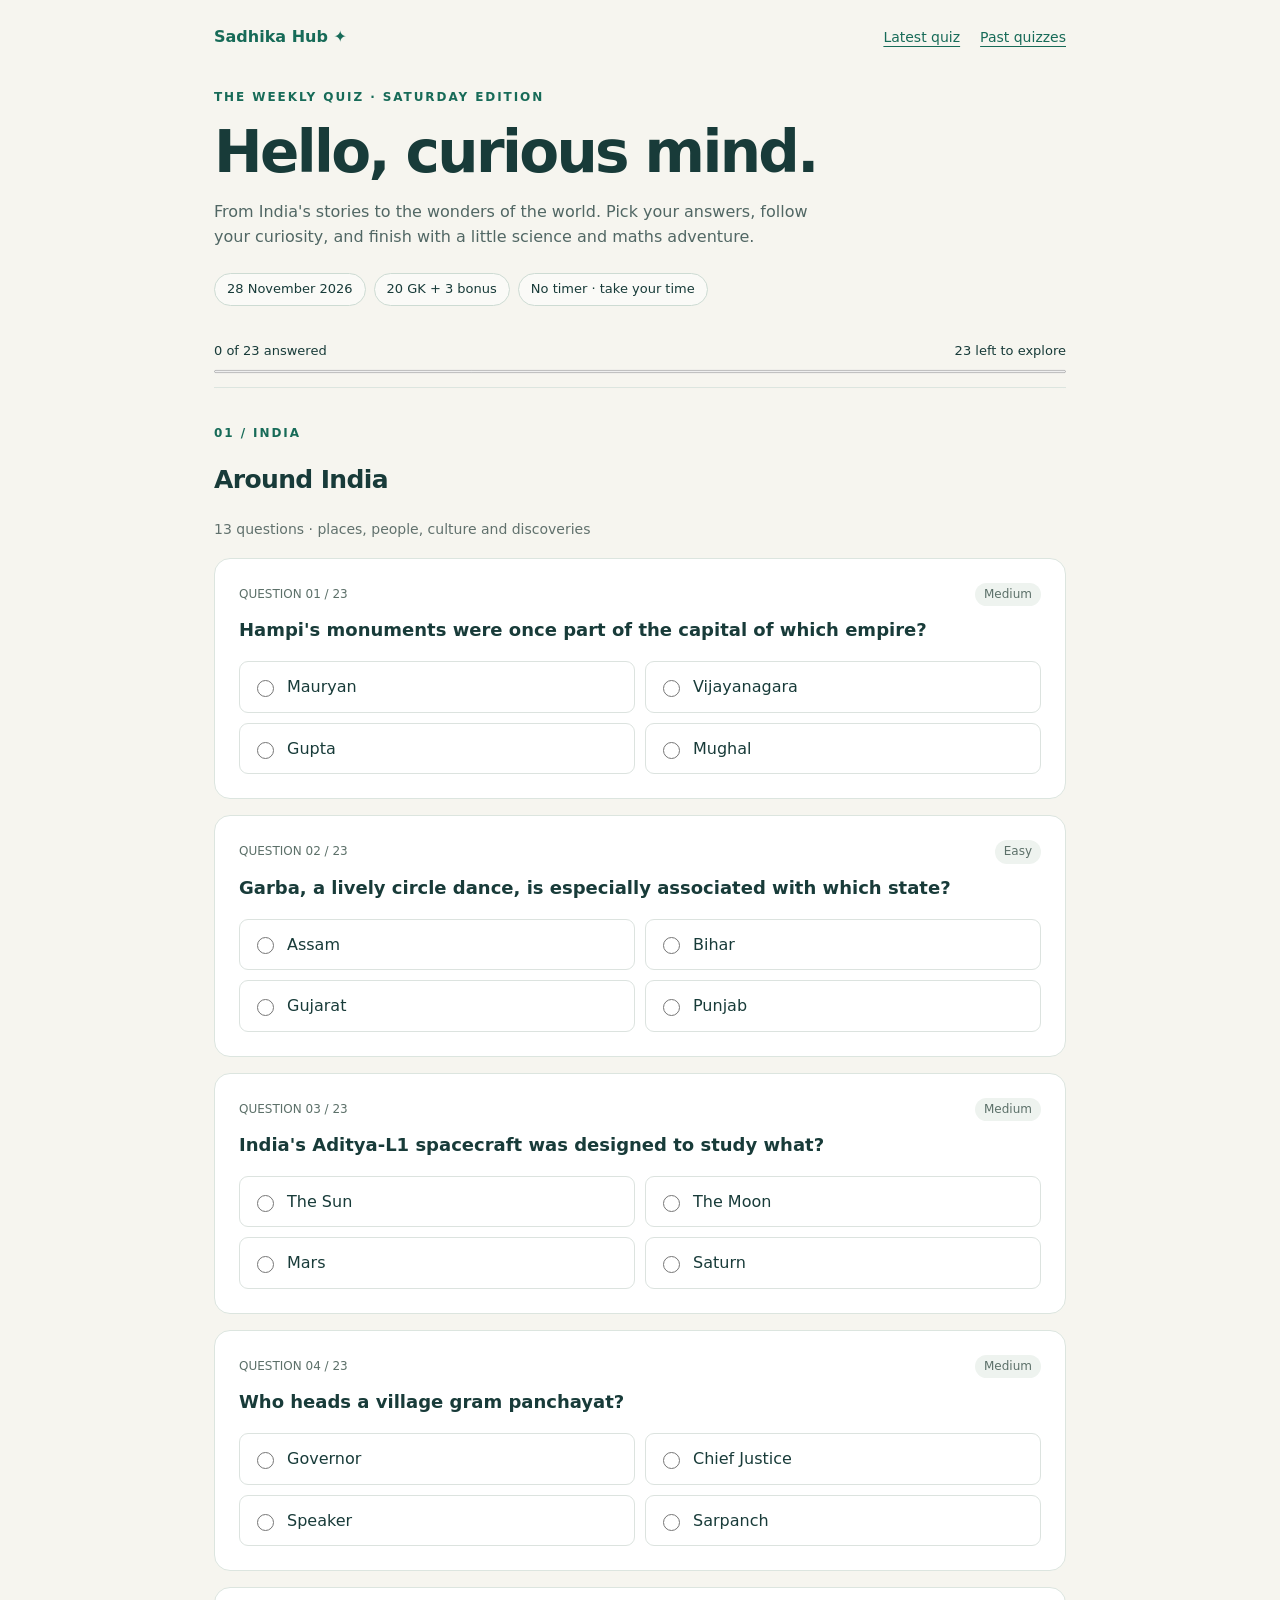
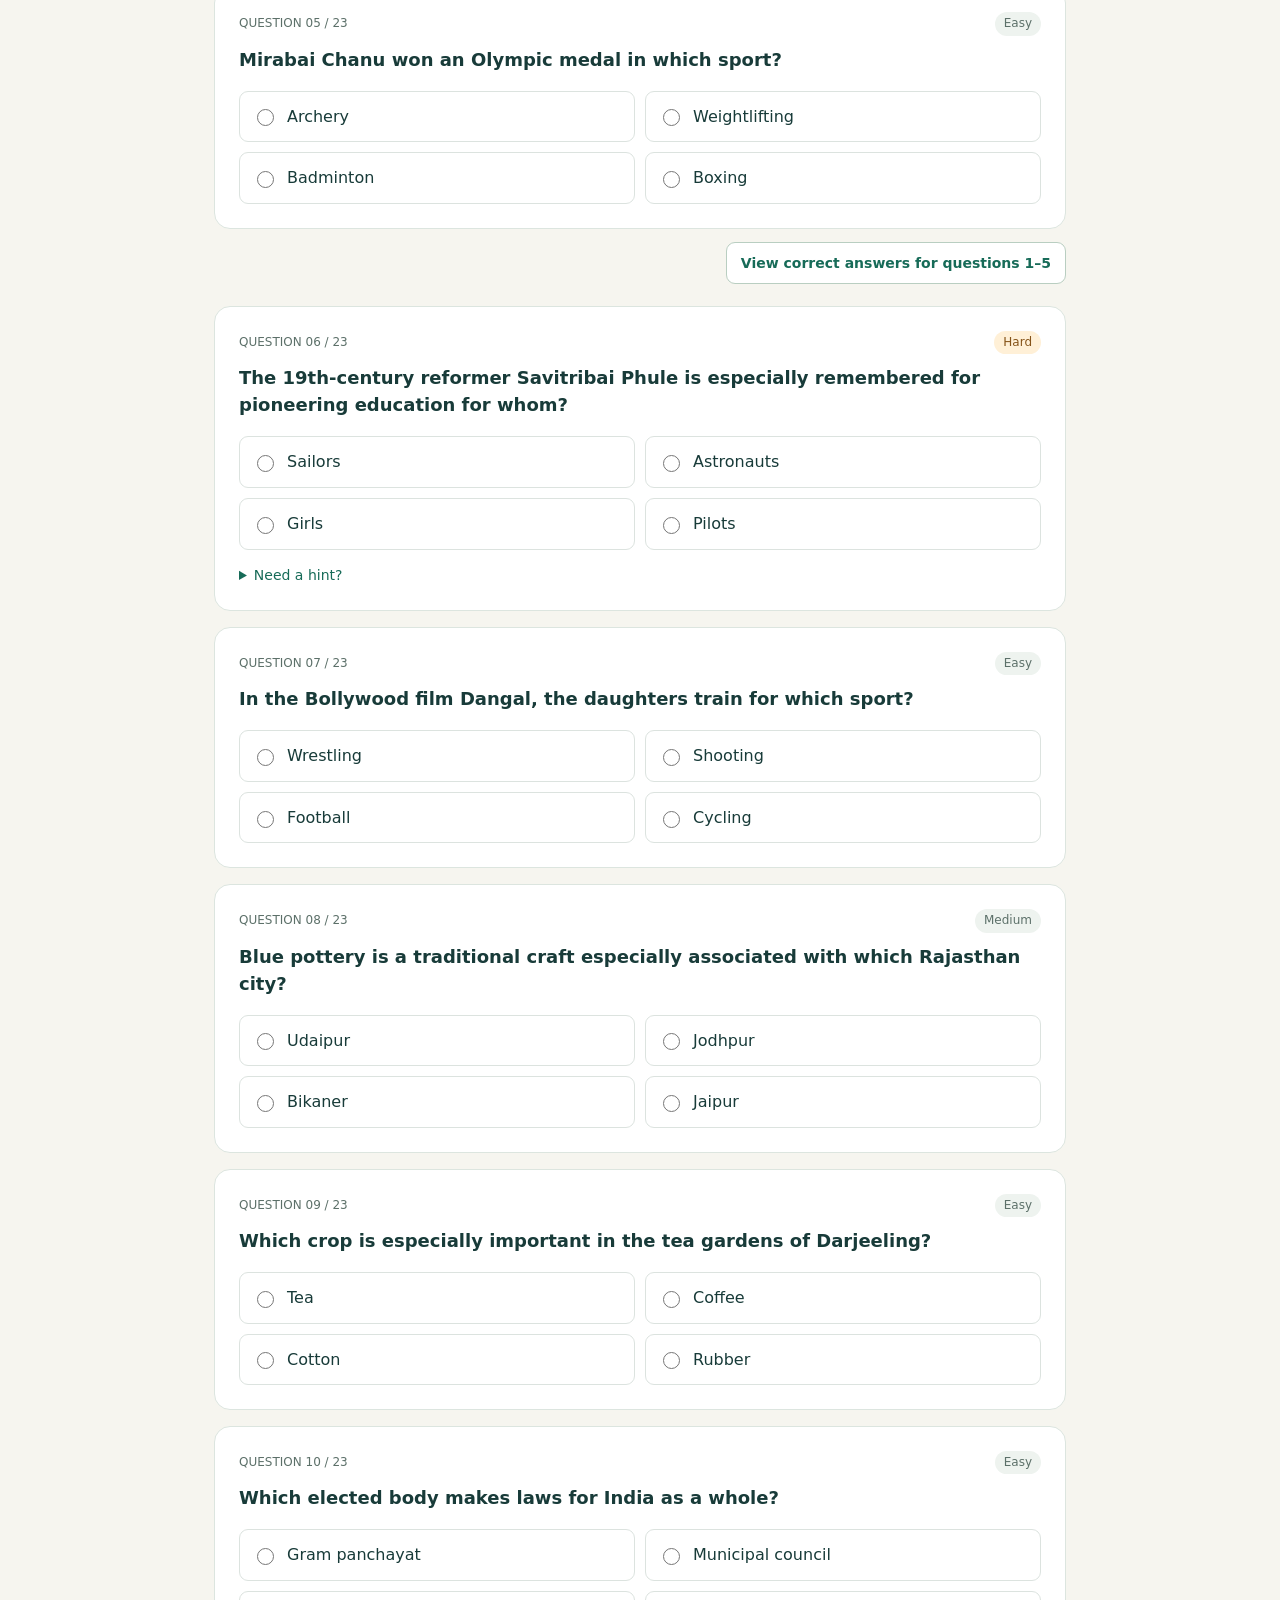
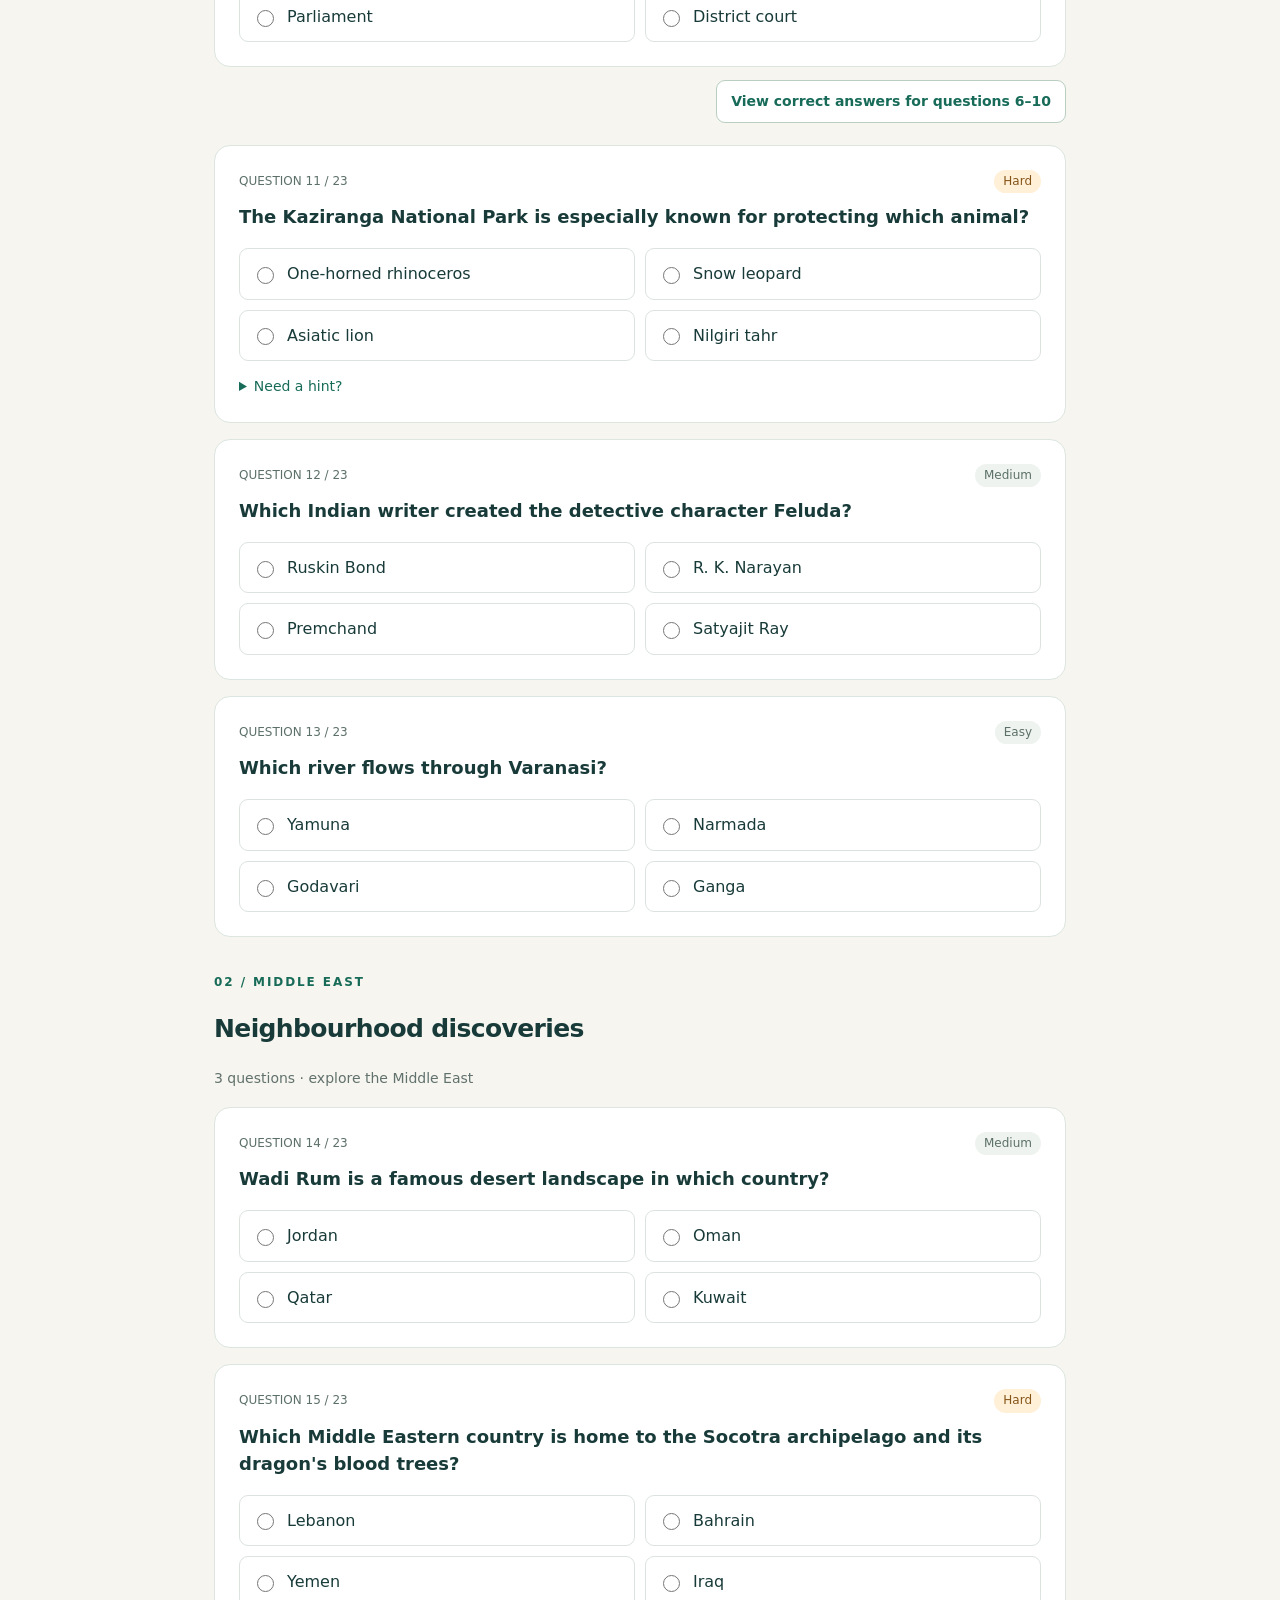
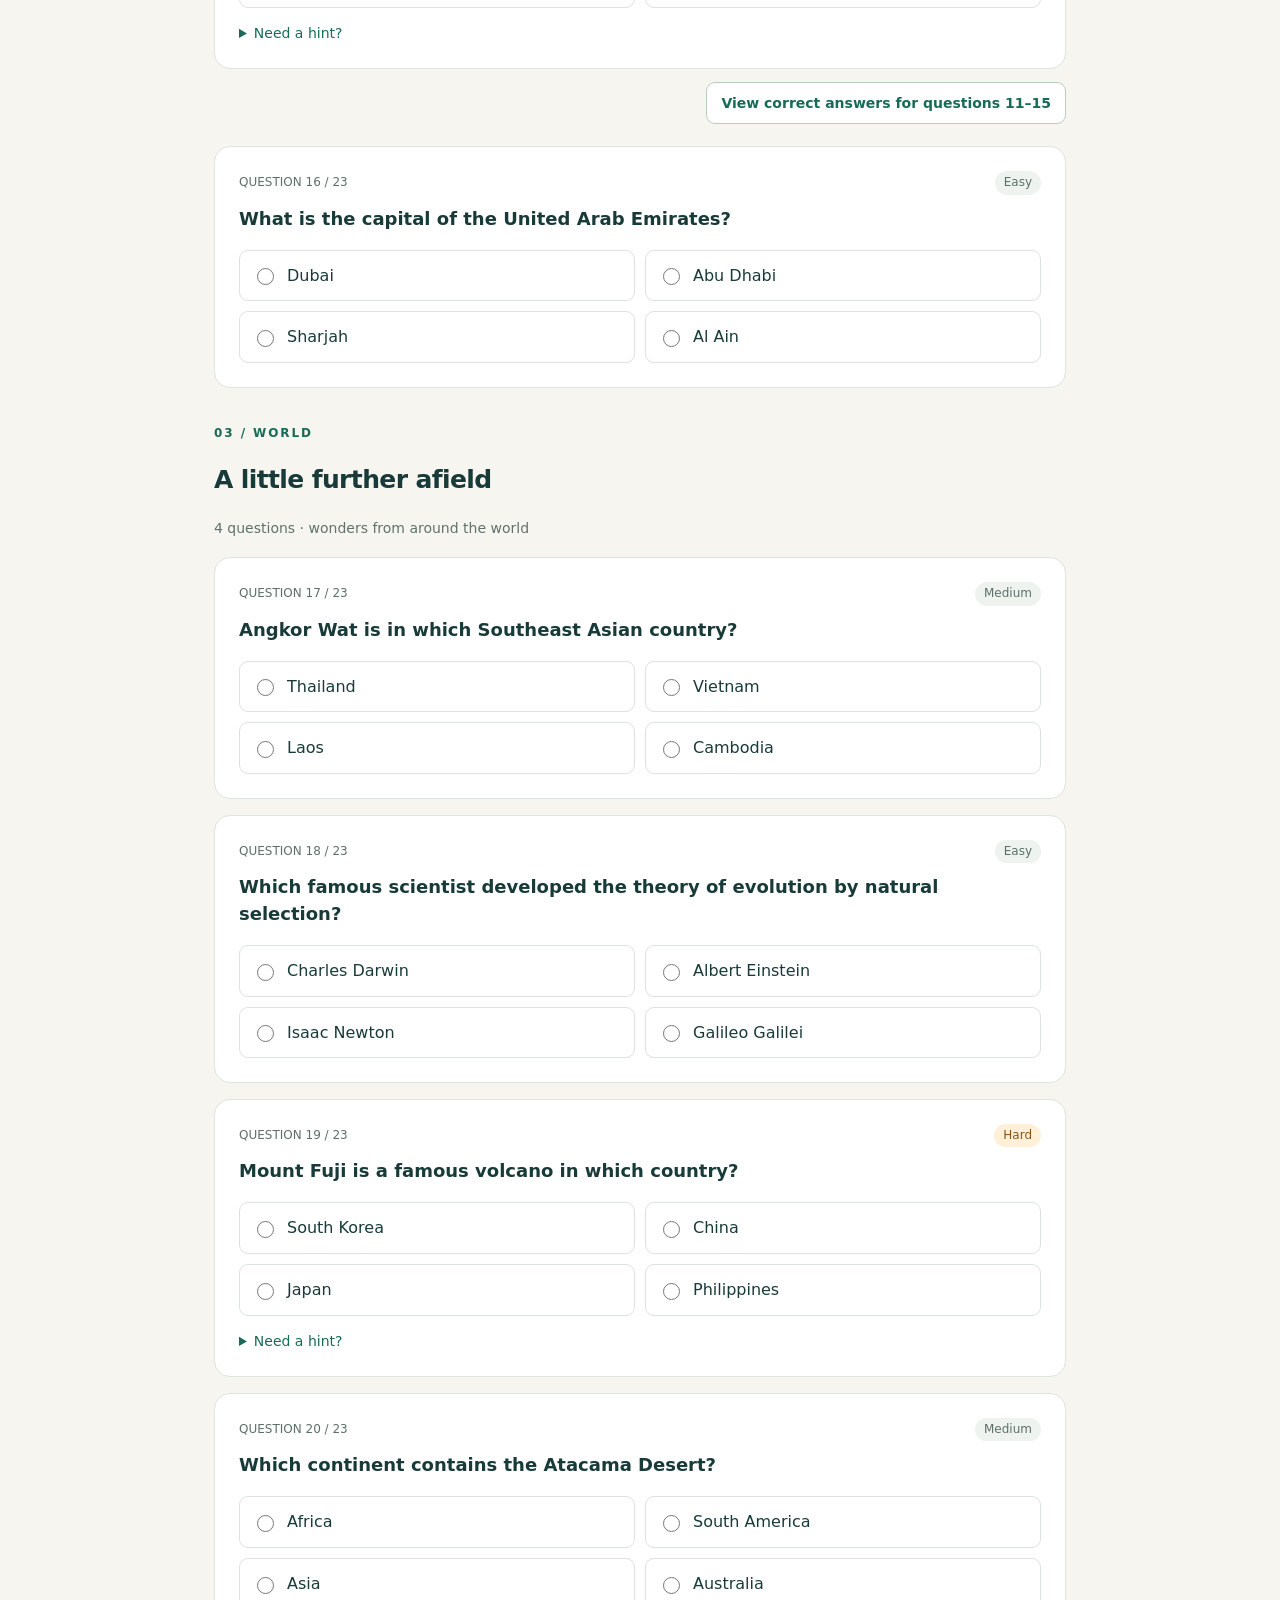
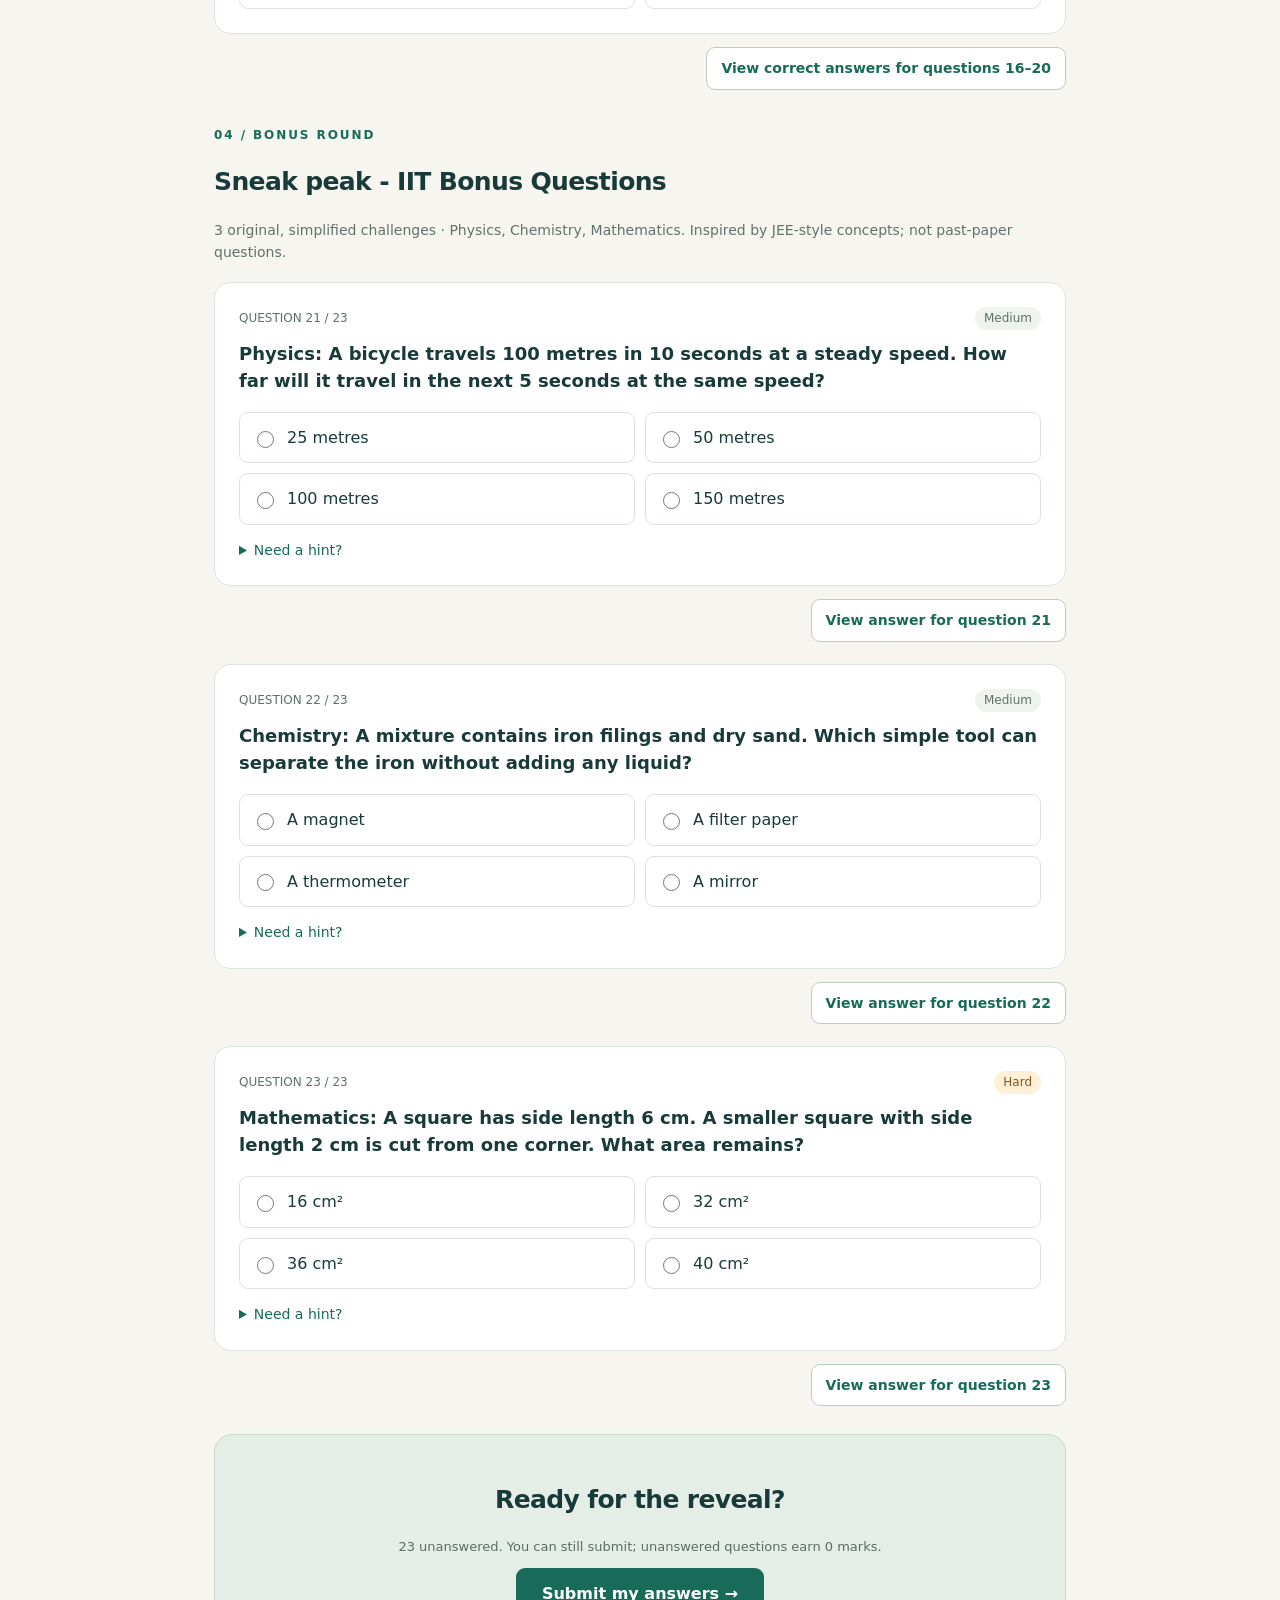
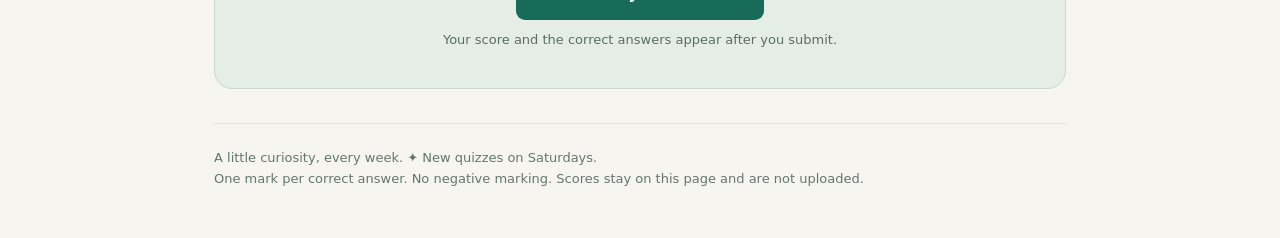
<file: quiz-archive/2026-11-28.html>
<!doctype html>
<html lang="en"><head><meta charset="utf-8"><meta name="viewport" content="width=device-width, initial-scale=1">
<meta name="description" content="A weekly adventure in general knowledge: 20 GK questions and 3 science and maths challenges.">
<title>Weekly GK Quiz · 28 November 2026 | Sadhika Hub</title><style>:root{color-scheme:light;--ink:#183b39;--green:#176b58;--paper:#f6f5ef;--line:#dce5df}*{box-sizing:border-box}body{margin:0;background:var(--paper);color:var(--ink);font:16px/1.6 system-ui,-apple-system,Segoe UI,sans-serif}a{color:var(--green);text-underline-offset:4px}button,input,summary{font:inherit}button,a,summary,input{touch-action:manipulation}:focus-visible{outline:3px solid #c07919;outline-offset:4px}.wrap{max-width:900px;margin:auto;padding:24px}.top{display:flex;justify-content:space-between;gap:20px;align-items:center;margin-bottom:38px}.brand{font-weight:800;text-decoration:none}.nav{display:flex;gap:20px;font-size:14px}.eyebrow{text-transform:uppercase;letter-spacing:.16em;font-size:12px;font-weight:800;color:var(--green)}h1{font-size:clamp(36px,6vw,58px);line-height:1.1;letter-spacing:-.045em;margin:14px 0}h2{font-size:25px;line-height:1.3;letter-spacing:-.025em}p{margin:10px 0}.intro{max-width:620px;color:#516764}.pills{display:flex;flex-wrap:wrap;gap:8px;margin:23px 0}.pill{border:1px solid #cddbd3;border-radius:30px;padding:5px 12px;font-size:13px;background:#fff8}.progressbox{position:sticky;top:0;z-index:2;background:#f6f5eff5;padding:12px 0;border-bottom:1px solid var(--line);margin-bottom:26px;backdrop-filter:blur(10px)}.progressline{display:flex;justify-content:space-between;font-size:13px;margin-bottom:7px}progress{display:block;width:100%;height:7px;accent-color:var(--green)}.sectionhead{margin:36px 0 18px}.sectionhead p{color:#61716d;font-size:14px}.card{min-width:0;background:white;border:1px solid var(--line);border-radius:16px;padding:24px;margin:0 0 16px}.question-title{font-size:18px;font-weight:650;line-height:1.5;margin:0 0 18px}.meta{display:flex;justify-content:space-between;align-items:center;margin-bottom:10px;font-size:12px;color:#5c7069}.difficulty{text-transform:capitalize;background:#eef3ef;padding:2px 9px;border-radius:20px}.hard{background:#fff0d7;color:#855318}.options{display:grid;grid-template-columns:1fr 1fr;gap:10px}.option{display:flex;gap:10px;align-items:center;border:1px solid #dce3df;border-radius:9px;padding:12px;cursor:pointer;min-height:50px}.option:hover{background:#f5f8f5}.option:has(input:checked){border-color:var(--green);background:#eaf4ec}.option input{accent-color:var(--green);width:17px;height:17px;flex-shrink:0}.option.correct{border-color:#27764d;background:#eaf6ed}.option.wrong{border-color:#a54238;background:#fff0ec}.option:has(input:disabled){cursor:default}.feedback{font-size:14px;border-top:1px solid var(--line);padding-top:12px;margin-top:16px}.feedback.good{color:#21643d}.feedback.bad{color:#92382f}details{margin-top:14px;font-size:14px}summary{cursor:pointer;color:var(--green);width:fit-content}details p{color:#596c65}.submitbox{text-align:center;background:#e5eee6;border:1px solid #c8dacd;border-radius:18px;padding:28px;margin:28px 0}.primary,.secondary{border:0;border-radius:9px;padding:13px 26px;cursor:pointer;font-weight:700}.primary{background:var(--green);color:white}.secondary{background:white;color:var(--green);border:1px solid #b9cec1}.primary:hover{background:#115441}.primary:disabled{opacity:.6;cursor:default}.fine{font-size:13px;color:#5b6c65}.results{background:#153f36;color:white;border-radius:18px;padding:28px;margin:25px 0;scroll-margin-top:90px}.results h2{margin:0 0 18px}.scores{display:grid;grid-template-columns:repeat(3,1fr);gap:12px}.score{background:#ffffff12;padding:15px;border-radius:10px}.score span{display:block;font-size:13px;color:#c4d9ce}.score strong{font-size:30px}.results p{color:#d5e4dc}.results button{margin-top:12px}footer{border-top:1px solid var(--line);padding:24px 0;margin-top:34px;font-size:13px;color:#65766e}.archive-list{list-style:none;padding:0}.archive-list a{display:flex;justify-content:space-between;gap:15px;padding:20px;background:white;border:1px solid var(--line);border-radius:12px;margin-bottom:12px;text-decoration:none}.archive-list a:hover{border-color:var(--green)}[hidden]{display:none!important}@media(max-width:560px){.wrap{padding:18px}.top{margin-bottom:26px}.nav{gap:12px}.card{padding:18px}.options{grid-template-columns:1fr}.scores{gap:7px}.score{padding:10px}.score strong{font-size:24px}.results{padding:20px}}@media print{.top,.progressbox,.submitbox,button,footer{display:none}.card{break-inside:avoid}body{background:white}.wrap{max-width:none}.results{color:black;background:white;border:1px solid}.results p,.score span{color:black}}

.review-control{margin:-3px 0 22px;text-align:right}.review-control button{font-size:14px;padding:9px 14px}.answer-review{color:#176b58;border-top:1px solid var(--line);padding-top:12px;margin-top:16px;font-size:14px;font-weight:700}@media(max-width:560px){.review-control{text-align:left}.score strong{font-size:18px}}
</style></head>
<body><div class="wrap"><header class="top"><a class="brand" href="../index.html">Sadhika Hub <span aria-hidden="true">✦</span></a>
<nav class="nav" aria-label="Main"><a href="../quiz.html">Latest quiz</a><a href="../quiz-archive.html">Past quizzes</a></nav></header>
<main><div class="eyebrow">THE WEEKLY QUIZ · Saturday edition</div><h1>Hello, curious mind.</h1>
<p class="intro">From India's stories to the wonders of the world. Pick your answers, follow your curiosity, and finish with a little science and maths adventure.</p>
<div class="pills"><span class="pill">28 November 2026</span><span class="pill">20 GK + 3 bonus</span><span class="pill">No timer · take your time</span></div>
<div class="progressbox"><div class="progressline"><span id="progress-label">0 of 23 answered</span><span id="remaining">23 left to explore</span></div><progress id="progress" max="23" value="0" aria-label="Questions answered"></progress></div>
<noscript><p>Please enable JavaScript to submit answers and see your score.</p></noscript>
<section id="results" class="results" aria-labelledby="results-title" tabindex="-1" hidden><h2 id="results-title">Your results</h2>
<div class="scores"><div class="score"><span>General knowledge</span><strong id="gk-score"></strong></div><div class="score"><span>Bonus round</span><strong id="bonus-score"></strong></div><div class="score"><span>Total marks</span><strong id="total-score"></strong></div></div><p id="result-message"></p><button id="retry-button" type="button" class="secondary">Try again</button></section>
<form id="quiz-form"><div class="sectionhead"><div class="eyebrow">01 / INDIA</div><h2>Around India</h2><p>13 questions · places, people, culture and discoveries</p></div><section class="card" id="question-0" role="group" aria-labelledby="question-title-0">
<div class="meta"><span>QUESTION 01 / 23</span><span class="difficulty medium">medium</span></div>
<h3 class="question-title" id="question-title-0">Hampi&#x27;s monuments were once part of the capital of which empire?</h3><div class="options"><label class="option"><input type="radio" name="q0" value="0"><span>Mauryan</span></label><label class="option"><input type="radio" name="q0" value="1"><span>Vijayanagara</span></label><label class="option"><input type="radio" name="q0" value="2"><span>Gupta</span></label><label class="option"><input type="radio" name="q0" value="3"><span>Mughal</span></label></div><p class="answer-review" hidden></p><p class="feedback" hidden></p></section><section class="card" id="question-1" role="group" aria-labelledby="question-title-1">
<div class="meta"><span>QUESTION 02 / 23</span><span class="difficulty easy">easy</span></div>
<h3 class="question-title" id="question-title-1">Garba, a lively circle dance, is especially associated with which state?</h3><div class="options"><label class="option"><input type="radio" name="q1" value="0"><span>Assam</span></label><label class="option"><input type="radio" name="q1" value="1"><span>Bihar</span></label><label class="option"><input type="radio" name="q1" value="2"><span>Gujarat</span></label><label class="option"><input type="radio" name="q1" value="3"><span>Punjab</span></label></div><p class="answer-review" hidden></p><p class="feedback" hidden></p></section><section class="card" id="question-2" role="group" aria-labelledby="question-title-2">
<div class="meta"><span>QUESTION 03 / 23</span><span class="difficulty medium">medium</span></div>
<h3 class="question-title" id="question-title-2">India&#x27;s Aditya-L1 spacecraft was designed to study what?</h3><div class="options"><label class="option"><input type="radio" name="q2" value="0"><span>The Sun</span></label><label class="option"><input type="radio" name="q2" value="1"><span>The Moon</span></label><label class="option"><input type="radio" name="q2" value="2"><span>Mars</span></label><label class="option"><input type="radio" name="q2" value="3"><span>Saturn</span></label></div><p class="answer-review" hidden></p><p class="feedback" hidden></p></section><section class="card" id="question-3" role="group" aria-labelledby="question-title-3">
<div class="meta"><span>QUESTION 04 / 23</span><span class="difficulty medium">medium</span></div>
<h3 class="question-title" id="question-title-3">Who heads a village gram panchayat?</h3><div class="options"><label class="option"><input type="radio" name="q3" value="0"><span>Governor</span></label><label class="option"><input type="radio" name="q3" value="1"><span>Chief Justice</span></label><label class="option"><input type="radio" name="q3" value="2"><span>Speaker</span></label><label class="option"><input type="radio" name="q3" value="3"><span>Sarpanch</span></label></div><p class="answer-review" hidden></p><p class="feedback" hidden></p></section><section class="card" id="question-4" role="group" aria-labelledby="question-title-4">
<div class="meta"><span>QUESTION 05 / 23</span><span class="difficulty easy">easy</span></div>
<h3 class="question-title" id="question-title-4">Mirabai Chanu won an Olympic medal in which sport?</h3><div class="options"><label class="option"><input type="radio" name="q4" value="0"><span>Archery</span></label><label class="option"><input type="radio" name="q4" value="1"><span>Weightlifting</span></label><label class="option"><input type="radio" name="q4" value="2"><span>Badminton</span></label><label class="option"><input type="radio" name="q4" value="3"><span>Boxing</span></label></div><p class="answer-review" hidden></p><p class="feedback" hidden></p></section><div class="review-control"><button type="button" class="secondary reveal-group" data-start="0" data-end="4">View correct answers for questions 1–5</button></div><section class="card" id="question-5" role="group" aria-labelledby="question-title-5">
<div class="meta"><span>QUESTION 06 / 23</span><span class="difficulty hard">hard</span></div>
<h3 class="question-title" id="question-title-5">The 19th-century reformer Savitribai Phule is especially remembered for pioneering education for whom?</h3><div class="options"><label class="option"><input type="radio" name="q5" value="0"><span>Sailors</span></label><label class="option"><input type="radio" name="q5" value="1"><span>Astronauts</span></label><label class="option"><input type="radio" name="q5" value="2"><span>Girls</span></label><label class="option"><input type="radio" name="q5" value="3"><span>Pilots</span></label></div><details><summary>Need a hint?</summary><p>Think about who had far fewer chances to attend school at that time.</p></details><p class="answer-review" hidden></p><p class="feedback" hidden></p></section><section class="card" id="question-6" role="group" aria-labelledby="question-title-6">
<div class="meta"><span>QUESTION 07 / 23</span><span class="difficulty easy">easy</span></div>
<h3 class="question-title" id="question-title-6">In the Bollywood film Dangal, the daughters train for which sport?</h3><div class="options"><label class="option"><input type="radio" name="q6" value="0"><span>Wrestling</span></label><label class="option"><input type="radio" name="q6" value="1"><span>Shooting</span></label><label class="option"><input type="radio" name="q6" value="2"><span>Football</span></label><label class="option"><input type="radio" name="q6" value="3"><span>Cycling</span></label></div><p class="answer-review" hidden></p><p class="feedback" hidden></p></section><section class="card" id="question-7" role="group" aria-labelledby="question-title-7">
<div class="meta"><span>QUESTION 08 / 23</span><span class="difficulty medium">medium</span></div>
<h3 class="question-title" id="question-title-7">Blue pottery is a traditional craft especially associated with which Rajasthan city?</h3><div class="options"><label class="option"><input type="radio" name="q7" value="0"><span>Udaipur</span></label><label class="option"><input type="radio" name="q7" value="1"><span>Jodhpur</span></label><label class="option"><input type="radio" name="q7" value="2"><span>Bikaner</span></label><label class="option"><input type="radio" name="q7" value="3"><span>Jaipur</span></label></div><p class="answer-review" hidden></p><p class="feedback" hidden></p></section><section class="card" id="question-8" role="group" aria-labelledby="question-title-8">
<div class="meta"><span>QUESTION 09 / 23</span><span class="difficulty easy">easy</span></div>
<h3 class="question-title" id="question-title-8">Which crop is especially important in the tea gardens of Darjeeling?</h3><div class="options"><label class="option"><input type="radio" name="q8" value="0"><span>Tea</span></label><label class="option"><input type="radio" name="q8" value="1"><span>Coffee</span></label><label class="option"><input type="radio" name="q8" value="2"><span>Cotton</span></label><label class="option"><input type="radio" name="q8" value="3"><span>Rubber</span></label></div><p class="answer-review" hidden></p><p class="feedback" hidden></p></section><section class="card" id="question-9" role="group" aria-labelledby="question-title-9">
<div class="meta"><span>QUESTION 10 / 23</span><span class="difficulty easy">easy</span></div>
<h3 class="question-title" id="question-title-9">Which elected body makes laws for India as a whole?</h3><div class="options"><label class="option"><input type="radio" name="q9" value="0"><span>Gram panchayat</span></label><label class="option"><input type="radio" name="q9" value="1"><span>Municipal council</span></label><label class="option"><input type="radio" name="q9" value="2"><span>Parliament</span></label><label class="option"><input type="radio" name="q9" value="3"><span>District court</span></label></div><p class="answer-review" hidden></p><p class="feedback" hidden></p></section><div class="review-control"><button type="button" class="secondary reveal-group" data-start="5" data-end="9">View correct answers for questions 6–10</button></div><section class="card" id="question-10" role="group" aria-labelledby="question-title-10">
<div class="meta"><span>QUESTION 11 / 23</span><span class="difficulty hard">hard</span></div>
<h3 class="question-title" id="question-title-10">The Kaziranga National Park is especially known for protecting which animal?</h3><div class="options"><label class="option"><input type="radio" name="q10" value="0"><span>One-horned rhinoceros</span></label><label class="option"><input type="radio" name="q10" value="1"><span>Snow leopard</span></label><label class="option"><input type="radio" name="q10" value="2"><span>Asiatic lion</span></label><label class="option"><input type="radio" name="q10" value="3"><span>Nilgiri tahr</span></label></div><details><summary>Need a hint?</summary><p>Look for a large grazing animal with a single horn on its nose.</p></details><p class="answer-review" hidden></p><p class="feedback" hidden></p></section><section class="card" id="question-11" role="group" aria-labelledby="question-title-11">
<div class="meta"><span>QUESTION 12 / 23</span><span class="difficulty medium">medium</span></div>
<h3 class="question-title" id="question-title-11">Which Indian writer created the detective character Feluda?</h3><div class="options"><label class="option"><input type="radio" name="q11" value="0"><span>Ruskin Bond</span></label><label class="option"><input type="radio" name="q11" value="1"><span>R. K. Narayan</span></label><label class="option"><input type="radio" name="q11" value="2"><span>Premchand</span></label><label class="option"><input type="radio" name="q11" value="3"><span>Satyajit Ray</span></label></div><p class="answer-review" hidden></p><p class="feedback" hidden></p></section><section class="card" id="question-12" role="group" aria-labelledby="question-title-12">
<div class="meta"><span>QUESTION 13 / 23</span><span class="difficulty easy">easy</span></div>
<h3 class="question-title" id="question-title-12">Which river flows through Varanasi?</h3><div class="options"><label class="option"><input type="radio" name="q12" value="0"><span>Yamuna</span></label><label class="option"><input type="radio" name="q12" value="1"><span>Narmada</span></label><label class="option"><input type="radio" name="q12" value="2"><span>Godavari</span></label><label class="option"><input type="radio" name="q12" value="3"><span>Ganga</span></label></div><p class="answer-review" hidden></p><p class="feedback" hidden></p></section><div class="sectionhead"><div class="eyebrow">02 / MIDDLE EAST</div><h2>Neighbourhood discoveries</h2><p>3 questions · explore the Middle East</p></div><section class="card" id="question-13" role="group" aria-labelledby="question-title-13">
<div class="meta"><span>QUESTION 14 / 23</span><span class="difficulty medium">medium</span></div>
<h3 class="question-title" id="question-title-13">Wadi Rum is a famous desert landscape in which country?</h3><div class="options"><label class="option"><input type="radio" name="q13" value="0"><span>Jordan</span></label><label class="option"><input type="radio" name="q13" value="1"><span>Oman</span></label><label class="option"><input type="radio" name="q13" value="2"><span>Qatar</span></label><label class="option"><input type="radio" name="q13" value="3"><span>Kuwait</span></label></div><p class="answer-review" hidden></p><p class="feedback" hidden></p></section><section class="card" id="question-14" role="group" aria-labelledby="question-title-14">
<div class="meta"><span>QUESTION 15 / 23</span><span class="difficulty hard">hard</span></div>
<h3 class="question-title" id="question-title-14">Which Middle Eastern country is home to the Socotra archipelago and its dragon&#x27;s blood trees?</h3><div class="options"><label class="option"><input type="radio" name="q14" value="0"><span>Lebanon</span></label><label class="option"><input type="radio" name="q14" value="1"><span>Bahrain</span></label><label class="option"><input type="radio" name="q14" value="2"><span>Yemen</span></label><label class="option"><input type="radio" name="q14" value="3"><span>Iraq</span></label></div><details><summary>Need a hint?</summary><p>The islands lie in the Arabian Sea near the Horn of Africa.</p></details><p class="answer-review" hidden></p><p class="feedback" hidden></p></section><div class="review-control"><button type="button" class="secondary reveal-group" data-start="10" data-end="14">View correct answers for questions 11–15</button></div><section class="card" id="question-15" role="group" aria-labelledby="question-title-15">
<div class="meta"><span>QUESTION 16 / 23</span><span class="difficulty easy">easy</span></div>
<h3 class="question-title" id="question-title-15">What is the capital of the United Arab Emirates?</h3><div class="options"><label class="option"><input type="radio" name="q15" value="0"><span>Dubai</span></label><label class="option"><input type="radio" name="q15" value="1"><span>Abu Dhabi</span></label><label class="option"><input type="radio" name="q15" value="2"><span>Sharjah</span></label><label class="option"><input type="radio" name="q15" value="3"><span>Al Ain</span></label></div><p class="answer-review" hidden></p><p class="feedback" hidden></p></section><div class="sectionhead"><div class="eyebrow">03 / WORLD</div><h2>A little further afield</h2><p>4 questions · wonders from around the world</p></div><section class="card" id="question-16" role="group" aria-labelledby="question-title-16">
<div class="meta"><span>QUESTION 17 / 23</span><span class="difficulty medium">medium</span></div>
<h3 class="question-title" id="question-title-16">Angkor Wat is in which Southeast Asian country?</h3><div class="options"><label class="option"><input type="radio" name="q16" value="0"><span>Thailand</span></label><label class="option"><input type="radio" name="q16" value="1"><span>Vietnam</span></label><label class="option"><input type="radio" name="q16" value="2"><span>Laos</span></label><label class="option"><input type="radio" name="q16" value="3"><span>Cambodia</span></label></div><p class="answer-review" hidden></p><p class="feedback" hidden></p></section><section class="card" id="question-17" role="group" aria-labelledby="question-title-17">
<div class="meta"><span>QUESTION 18 / 23</span><span class="difficulty easy">easy</span></div>
<h3 class="question-title" id="question-title-17">Which famous scientist developed the theory of evolution by natural selection?</h3><div class="options"><label class="option"><input type="radio" name="q17" value="0"><span>Charles Darwin</span></label><label class="option"><input type="radio" name="q17" value="1"><span>Albert Einstein</span></label><label class="option"><input type="radio" name="q17" value="2"><span>Isaac Newton</span></label><label class="option"><input type="radio" name="q17" value="3"><span>Galileo Galilei</span></label></div><p class="answer-review" hidden></p><p class="feedback" hidden></p></section><section class="card" id="question-18" role="group" aria-labelledby="question-title-18">
<div class="meta"><span>QUESTION 19 / 23</span><span class="difficulty hard">hard</span></div>
<h3 class="question-title" id="question-title-18">Mount Fuji is a famous volcano in which country?</h3><div class="options"><label class="option"><input type="radio" name="q18" value="0"><span>South Korea</span></label><label class="option"><input type="radio" name="q18" value="1"><span>China</span></label><label class="option"><input type="radio" name="q18" value="2"><span>Japan</span></label><label class="option"><input type="radio" name="q18" value="3"><span>Philippines</span></label></div><details><summary>Need a hint?</summary><p>It rises near the capital Tokyo.</p></details><p class="answer-review" hidden></p><p class="feedback" hidden></p></section><section class="card" id="question-19" role="group" aria-labelledby="question-title-19">
<div class="meta"><span>QUESTION 20 / 23</span><span class="difficulty medium">medium</span></div>
<h3 class="question-title" id="question-title-19">Which continent contains the Atacama Desert?</h3><div class="options"><label class="option"><input type="radio" name="q19" value="0"><span>Africa</span></label><label class="option"><input type="radio" name="q19" value="1"><span>South America</span></label><label class="option"><input type="radio" name="q19" value="2"><span>Asia</span></label><label class="option"><input type="radio" name="q19" value="3"><span>Australia</span></label></div><p class="answer-review" hidden></p><p class="feedback" hidden></p></section><div class="review-control"><button type="button" class="secondary reveal-group" data-start="15" data-end="19">View correct answers for questions 16–20</button></div><div class="sectionhead"><div class="eyebrow">04 / BONUS ROUND</div><h2>Sneak peak - IIT Bonus Questions</h2><p>3 original, simplified challenges · Physics, Chemistry, Mathematics. Inspired by JEE-style concepts; not past-paper questions.</p></div><section class="card" id="question-20" role="group" aria-labelledby="question-title-20">
<div class="meta"><span>QUESTION 21 / 23</span><span class="difficulty medium">medium</span></div>
<h3 class="question-title" id="question-title-20">Physics: A bicycle travels 100 metres in 10 seconds at a steady speed. How far will it travel in the next 5 seconds at the same speed?</h3><div class="options"><label class="option"><input type="radio" name="q20" value="0"><span>25 metres</span></label><label class="option"><input type="radio" name="q20" value="1"><span>50 metres</span></label><label class="option"><input type="radio" name="q20" value="2"><span>100 metres</span></label><label class="option"><input type="radio" name="q20" value="3"><span>150 metres</span></label></div><details><summary>Need a hint?</summary><p>First find how many metres the bicycle travels in one second.</p></details><p class="answer-review" hidden></p><p class="feedback" hidden></p></section><div class="review-control"><button type="button" class="secondary reveal-group" data-start="20" data-end="20">View answer for question 21</button></div><section class="card" id="question-21" role="group" aria-labelledby="question-title-21">
<div class="meta"><span>QUESTION 22 / 23</span><span class="difficulty medium">medium</span></div>
<h3 class="question-title" id="question-title-21">Chemistry: A mixture contains iron filings and dry sand. Which simple tool can separate the iron without adding any liquid?</h3><div class="options"><label class="option"><input type="radio" name="q21" value="0"><span>A magnet</span></label><label class="option"><input type="radio" name="q21" value="1"><span>A filter paper</span></label><label class="option"><input type="radio" name="q21" value="2"><span>A thermometer</span></label><label class="option"><input type="radio" name="q21" value="3"><span>A mirror</span></label></div><details><summary>Need a hint?</summary><p>Think about a property of iron that sand does not share.</p></details><p class="answer-review" hidden></p><p class="feedback" hidden></p></section><div class="review-control"><button type="button" class="secondary reveal-group" data-start="21" data-end="21">View answer for question 22</button></div><section class="card" id="question-22" role="group" aria-labelledby="question-title-22">
<div class="meta"><span>QUESTION 23 / 23</span><span class="difficulty hard">hard</span></div>
<h3 class="question-title" id="question-title-22">Mathematics: A square has side length 6 cm. A smaller square with side length 2 cm is cut from one corner. What area remains?</h3><div class="options"><label class="option"><input type="radio" name="q22" value="0"><span>16 cm²</span></label><label class="option"><input type="radio" name="q22" value="1"><span>32 cm²</span></label><label class="option"><input type="radio" name="q22" value="2"><span>36 cm²</span></label><label class="option"><input type="radio" name="q22" value="3"><span>40 cm²</span></label></div><details><summary>Need a hint?</summary><p>Find the areas of both squares, then subtract.</p></details><p class="answer-review" hidden></p><p class="feedback" hidden></p></section><div class="review-control"><button type="button" class="secondary reveal-group" data-start="22" data-end="22">View answer for question 23</button></div><div class="submitbox" id="submit-box"><h2>Ready for the reveal?</h2><p id="submit-note" class="fine"></p><button class="primary" id="submit-button" type="submit">Submit my answers →</button><p class="fine">Your score and the correct answers appear after you submit.</p></div></form></main><footer>A little curiosity, every week. <span aria-hidden="true">✦</span> New quizzes on Saturdays.<br>One mark per correct answer. No negative marking. Scores stay on this page and are not uploaded.</footer>
</div><script id="quiz-data" type="application/json">{"questions": [{"category": "India", "question": "Hampi's monuments were once part of the capital of which empire?", "options": ["Mauryan", "Vijayanagara", "Gupta", "Mughal"], "answer": "Vijayanagara", "difficulty": "medium", "hint": ""}, {"category": "India", "question": "Garba, a lively circle dance, is especially associated with which state?", "options": ["Assam", "Bihar", "Gujarat", "Punjab"], "answer": "Gujarat", "difficulty": "easy", "hint": ""}, {"category": "India", "question": "India's Aditya-L1 spacecraft was designed to study what?", "options": ["The Sun", "The Moon", "Mars", "Saturn"], "answer": "The Sun", "difficulty": "medium", "hint": ""}, {"category": "India", "question": "Who heads a village gram panchayat?", "options": ["Governor", "Chief Justice", "Speaker", "Sarpanch"], "answer": "Sarpanch", "difficulty": "medium", "hint": ""}, {"category": "India", "question": "Mirabai Chanu won an Olympic medal in which sport?", "options": ["Archery", "Weightlifting", "Badminton", "Boxing"], "answer": "Weightlifting", "difficulty": "easy", "hint": ""}, {"category": "India", "question": "The 19th-century reformer Savitribai Phule is especially remembered for pioneering education for whom?", "options": ["Sailors", "Astronauts", "Girls", "Pilots"], "answer": "Girls", "difficulty": "hard", "hint": "Think about who had far fewer chances to attend school at that time."}, {"category": "India", "question": "In the Bollywood film Dangal, the daughters train for which sport?", "options": ["Wrestling", "Shooting", "Football", "Cycling"], "answer": "Wrestling", "difficulty": "easy", "hint": ""}, {"category": "India", "question": "Blue pottery is a traditional craft especially associated with which Rajasthan city?", "options": ["Udaipur", "Jodhpur", "Bikaner", "Jaipur"], "answer": "Jaipur", "difficulty": "medium", "hint": ""}, {"category": "India", "question": "Which crop is especially important in the tea gardens of Darjeeling?", "options": ["Tea", "Coffee", "Cotton", "Rubber"], "answer": "Tea", "difficulty": "easy", "hint": ""}, {"category": "India", "question": "Which elected body makes laws for India as a whole?", "options": ["Gram panchayat", "Municipal council", "Parliament", "District court"], "answer": "Parliament", "difficulty": "easy", "hint": ""}, {"category": "India", "question": "The Kaziranga National Park is especially known for protecting which animal?", "options": ["One-horned rhinoceros", "Snow leopard", "Asiatic lion", "Nilgiri tahr"], "answer": "One-horned rhinoceros", "difficulty": "hard", "hint": "Look for a large grazing animal with a single horn on its nose."}, {"category": "India", "question": "Which Indian writer created the detective character Feluda?", "options": ["Ruskin Bond", "R. K. Narayan", "Premchand", "Satyajit Ray"], "answer": "Satyajit Ray", "difficulty": "medium", "hint": ""}, {"category": "India", "question": "Which river flows through Varanasi?", "options": ["Yamuna", "Narmada", "Godavari", "Ganga"], "answer": "Ganga", "difficulty": "easy", "hint": ""}, {"category": "Middle East", "question": "Wadi Rum is a famous desert landscape in which country?", "options": ["Jordan", "Oman", "Qatar", "Kuwait"], "answer": "Jordan", "difficulty": "medium", "hint": ""}, {"category": "Middle East", "question": "Which Middle Eastern country is home to the Socotra archipelago and its dragon's blood trees?", "options": ["Lebanon", "Bahrain", "Yemen", "Iraq"], "answer": "Yemen", "difficulty": "hard", "hint": "The islands lie in the Arabian Sea near the Horn of Africa."}, {"category": "Middle East", "question": "What is the capital of the United Arab Emirates?", "options": ["Dubai", "Abu Dhabi", "Sharjah", "Al Ain"], "answer": "Abu Dhabi", "difficulty": "easy", "hint": ""}, {"category": "Global", "question": "Angkor Wat is in which Southeast Asian country?", "options": ["Thailand", "Vietnam", "Laos", "Cambodia"], "answer": "Cambodia", "difficulty": "medium", "hint": ""}, {"category": "Global", "question": "Which famous scientist developed the theory of evolution by natural selection?", "options": ["Charles Darwin", "Albert Einstein", "Isaac Newton", "Galileo Galilei"], "answer": "Charles Darwin", "difficulty": "easy", "hint": ""}, {"category": "Global", "question": "Mount Fuji is a famous volcano in which country?", "options": ["South Korea", "China", "Japan", "Philippines"], "answer": "Japan", "difficulty": "hard", "hint": "It rises near the capital Tokyo."}, {"category": "Global", "question": "Which continent contains the Atacama Desert?", "options": ["Africa", "South America", "Asia", "Australia"], "answer": "South America", "difficulty": "medium", "hint": ""}, {"category": "IIT Bonus", "question": "Physics: A bicycle travels 100 metres in 10 seconds at a steady speed. How far will it travel in the next 5 seconds at the same speed?", "options": ["25 metres", "50 metres", "100 metres", "150 metres"], "answer": "50 metres", "difficulty": "medium", "hint": "First find how many metres the bicycle travels in one second."}, {"category": "IIT Bonus", "question": "Chemistry: A mixture contains iron filings and dry sand. Which simple tool can separate the iron without adding any liquid?", "options": ["A magnet", "A filter paper", "A thermometer", "A mirror"], "answer": "A magnet", "difficulty": "medium", "hint": "Think about a property of iron that sand does not share."}, {"category": "IIT Bonus", "question": "Mathematics: A square has side length 6 cm. A smaller square with side length 2 cm is cut from one corner. What area remains?", "options": ["16 cm²", "32 cm²", "36 cm²", "40 cm²"], "answer": "32 cm²", "difficulty": "hard", "hint": "Find the areas of both squares, then subtract."}]}</script><script>/* Each dated page embeds this script so its behaviour stays with that edition. */
function scoreQuiz(questions, answers) {
  let gk = 0, bonus = 0, answered = 0;
  questions.forEach((q, i) => {
    if (Number.isInteger(answers[i]) && answers[i] >= 0 && answers[i] < 4) {
      answered++;
      if (q.options[answers[i]] === q.answer) q.category === 'IIT Bonus' ? bonus++ : gk++;
    }
  });
  return { gk, bonus, total: gk + bonus, answered };
}
if (typeof module !== 'undefined') module.exports = { scoreQuiz };
if (typeof document !== 'undefined') {
  const questions = JSON.parse(document.getElementById('quiz-data').textContent).questions;
  const form = document.getElementById('quiz-form');
  const results = document.getElementById('results');
  const progress = document.getElementById('progress');
  let submitted = false;
  const answers = () => questions.map((_, i) => {
    const selected = form.querySelector(`input[name="q${i}"]:checked`);
    return selected ? Number(selected.value) : null;
  });
  const updateProgress = () => {
    const count = scoreQuiz(questions, answers()).answered;
    progress.value = count;
    document.getElementById('progress-label').textContent = `${count} of 23 answered`;
    document.getElementById('remaining').textContent = count === 23 ? 'Ready when you are!' : `${23 - count} left to explore`;
    document.getElementById('submit-note').textContent = count === 23 ? 'All set! Submit to see your score and review the answers.' : `${23 - count} unanswered. You can still submit; unanswered questions earn 0 marks.`;
  };
  form.addEventListener('change', updateProgress);
  form.querySelectorAll('.reveal-group').forEach(button => button.addEventListener('click', () => {
    const start = Number(button.dataset.start), end = Number(button.dataset.end);
    for (let i = start; i <= end; i++) {
      const review = document.getElementById(`question-${i}`).querySelector('.answer-review');
      review.textContent = `Correct answer: ${questions[i].answer}`;
      review.hidden = false;
    }
    button.hidden = true;
  }));
  form.addEventListener('submit', event => {
    event.preventDefault();
    if (submitted) return;
    submitted = true;
    const selected = answers();
    const score = scoreQuiz(questions, selected);
    document.getElementById('gk-score').textContent = `${score.gk}/20 (${Math.round(score.gk / 20 * 100)}%)`;
    document.getElementById('bonus-score').textContent = `${score.bonus}/3 (${Math.round(score.bonus / 3 * 100)}%)`;
    document.getElementById('total-score').textContent = `${score.total}/23 (${Math.round(score.total / 23 * 100)}%)`;
    document.getElementById('result-message').textContent = score.total === 23 ? 'A full score — brilliant exploring! Try another edition next time.' : `Every question is a chance to learn. Review the answers below, then try again! ${23 - score.answered} unanswered.`;
    questions.forEach((q, i) => {
      const card = document.getElementById(`question-${i}`);
      const correct = q.options.indexOf(q.answer);
      card.querySelectorAll('input').forEach(input => {
        input.disabled = true;
        if (Number(input.value) === correct) input.closest('label').classList.add('correct');
        else if (input.checked) input.closest('label').classList.add('wrong');
      });
      const feedback = card.querySelector('.feedback');
      const ok = selected[i] === correct;
      feedback.className = `feedback ${ok ? 'good' : 'bad'}`;
      feedback.textContent = ok ? `Correct! +1 mark. ${q.answer}` : `${selected[i] === null ? 'Not answered.' : 'Not quite.'} Correct answer: ${q.answer}`;
      feedback.hidden = false;
    });
    document.getElementById('submit-button').disabled = true;
    document.getElementById('submit-box').hidden = true;
    form.querySelectorAll('.review-control').forEach(el => { el.hidden = true; });
    form.querySelectorAll('.answer-review').forEach(el => { el.hidden = true; });
    results.hidden = false;
    results.focus();
    results.scrollIntoView({ behavior: 'smooth', block: 'start' });
  });
  document.getElementById('retry-button').addEventListener('click', () => {
    form.reset(); submitted = false;
    form.querySelectorAll('input').forEach(input => { input.disabled = false; });
    form.querySelectorAll('label').forEach(label => label.classList.remove('correct', 'wrong'));
    form.querySelectorAll('.feedback').forEach(el => { el.hidden = true; el.textContent = ''; });
    form.querySelectorAll('details').forEach(el => { el.open = false; });
    document.getElementById('submit-button').disabled = false;
    document.getElementById('submit-box').hidden = false;
    form.querySelectorAll('.review-control, .reveal-group').forEach(el => { el.hidden = false; });
    form.querySelectorAll('.answer-review').forEach(el => { el.hidden = true; el.textContent = ''; });
    results.hidden = true;
    updateProgress();
    form.querySelector('input').focus();
  });
  updateProgress();
}
</script></body></html>
</file>
